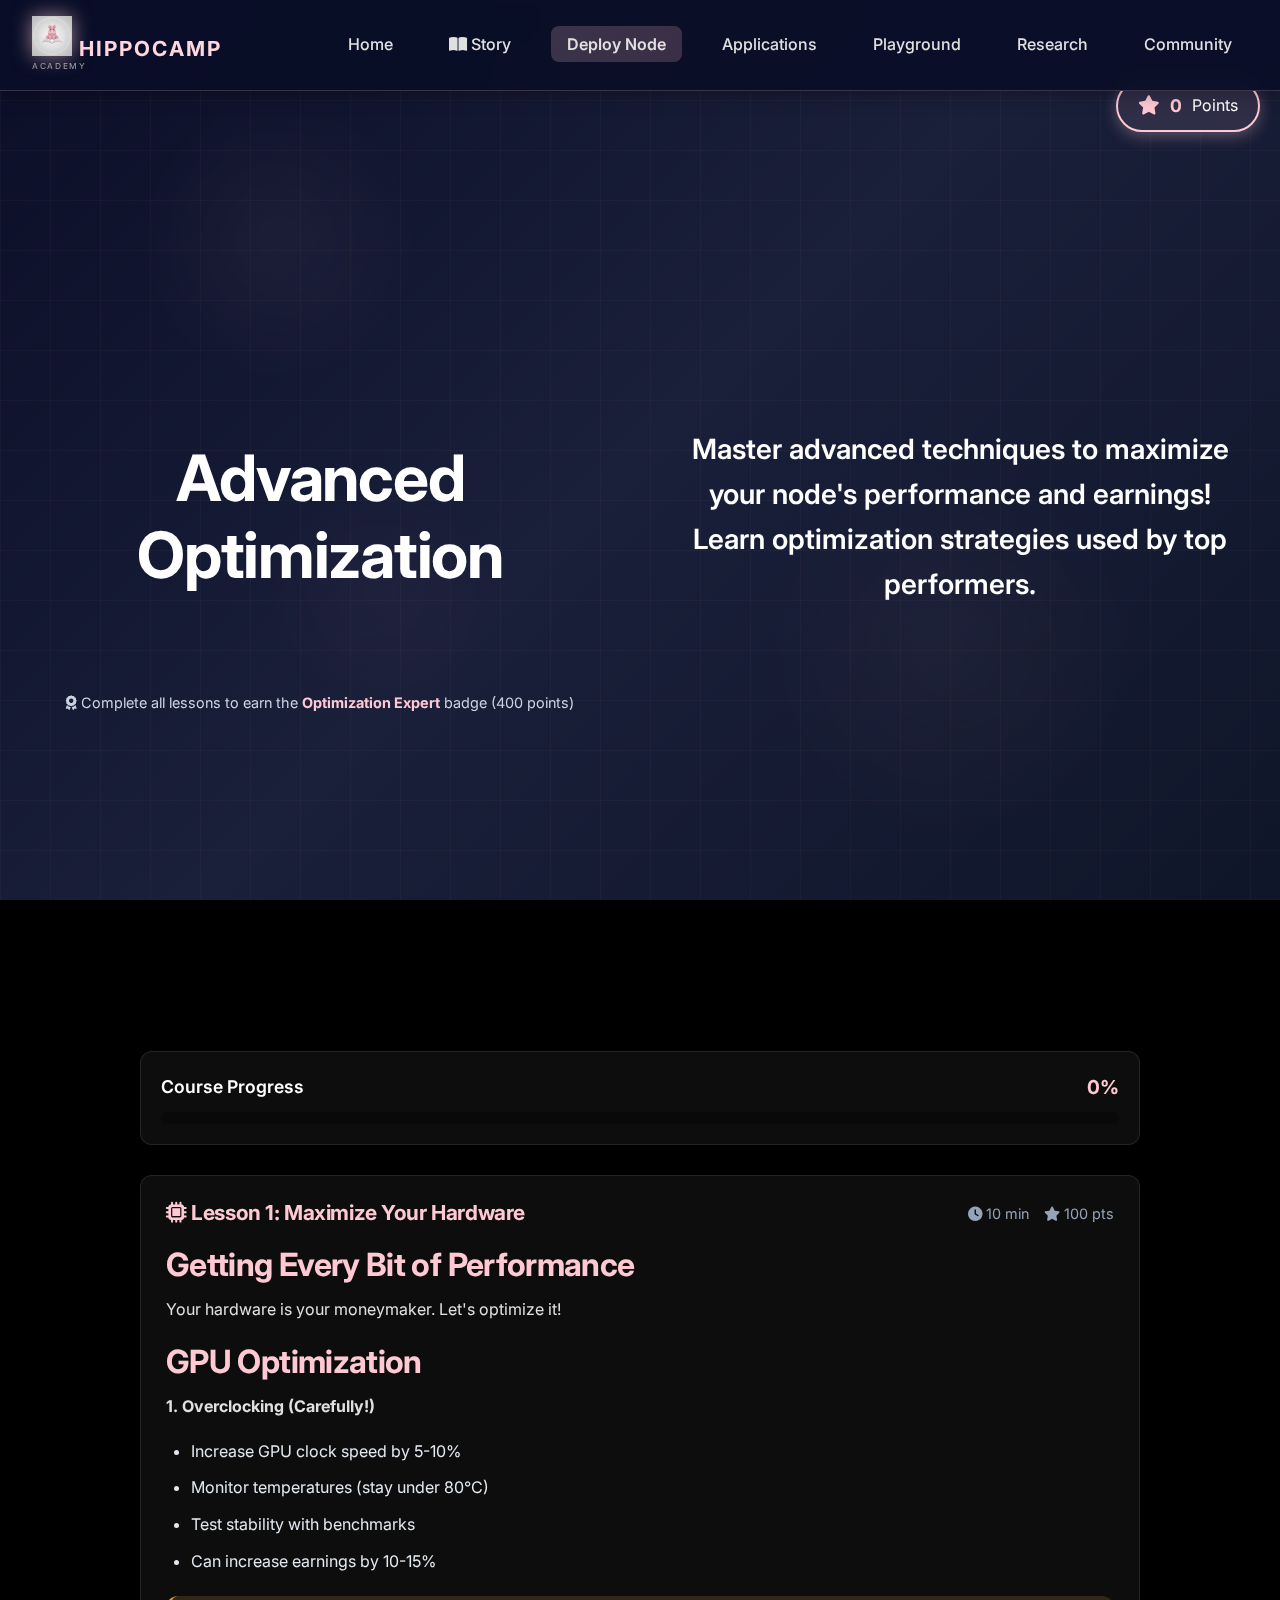
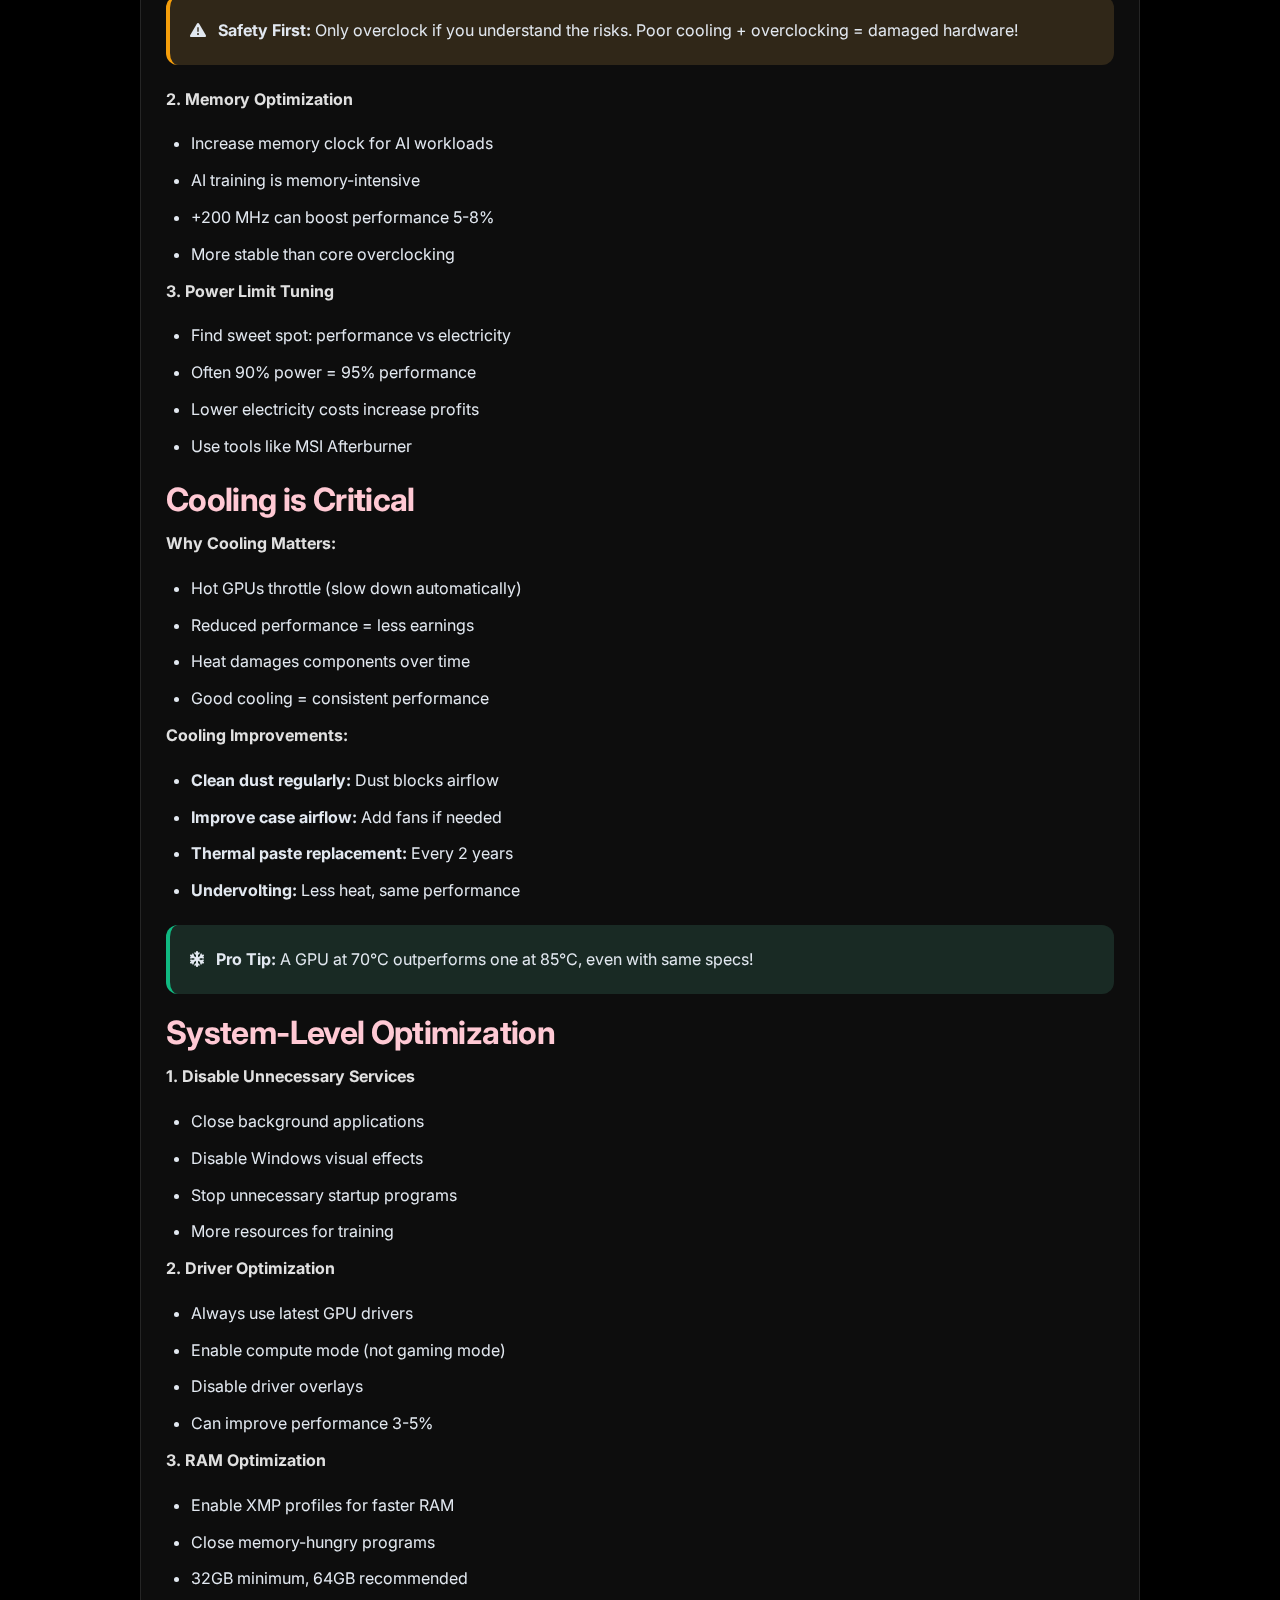
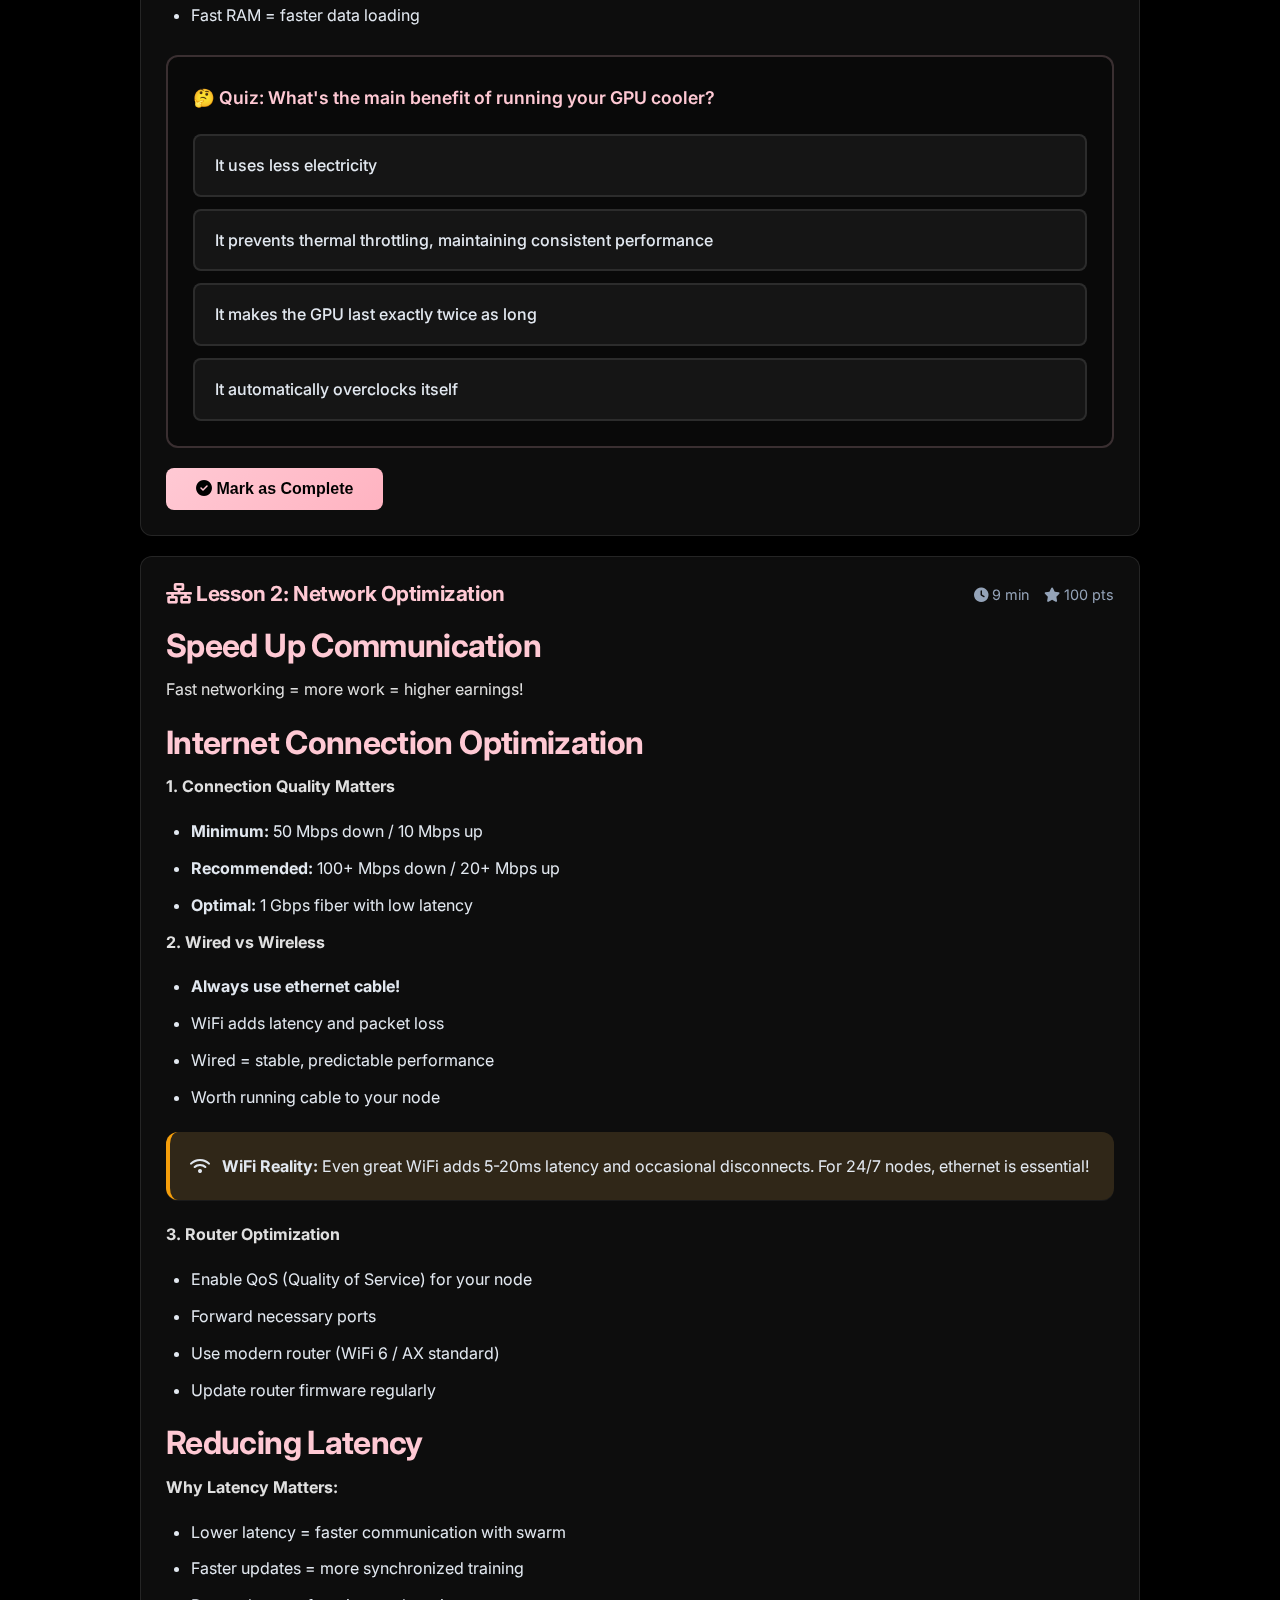
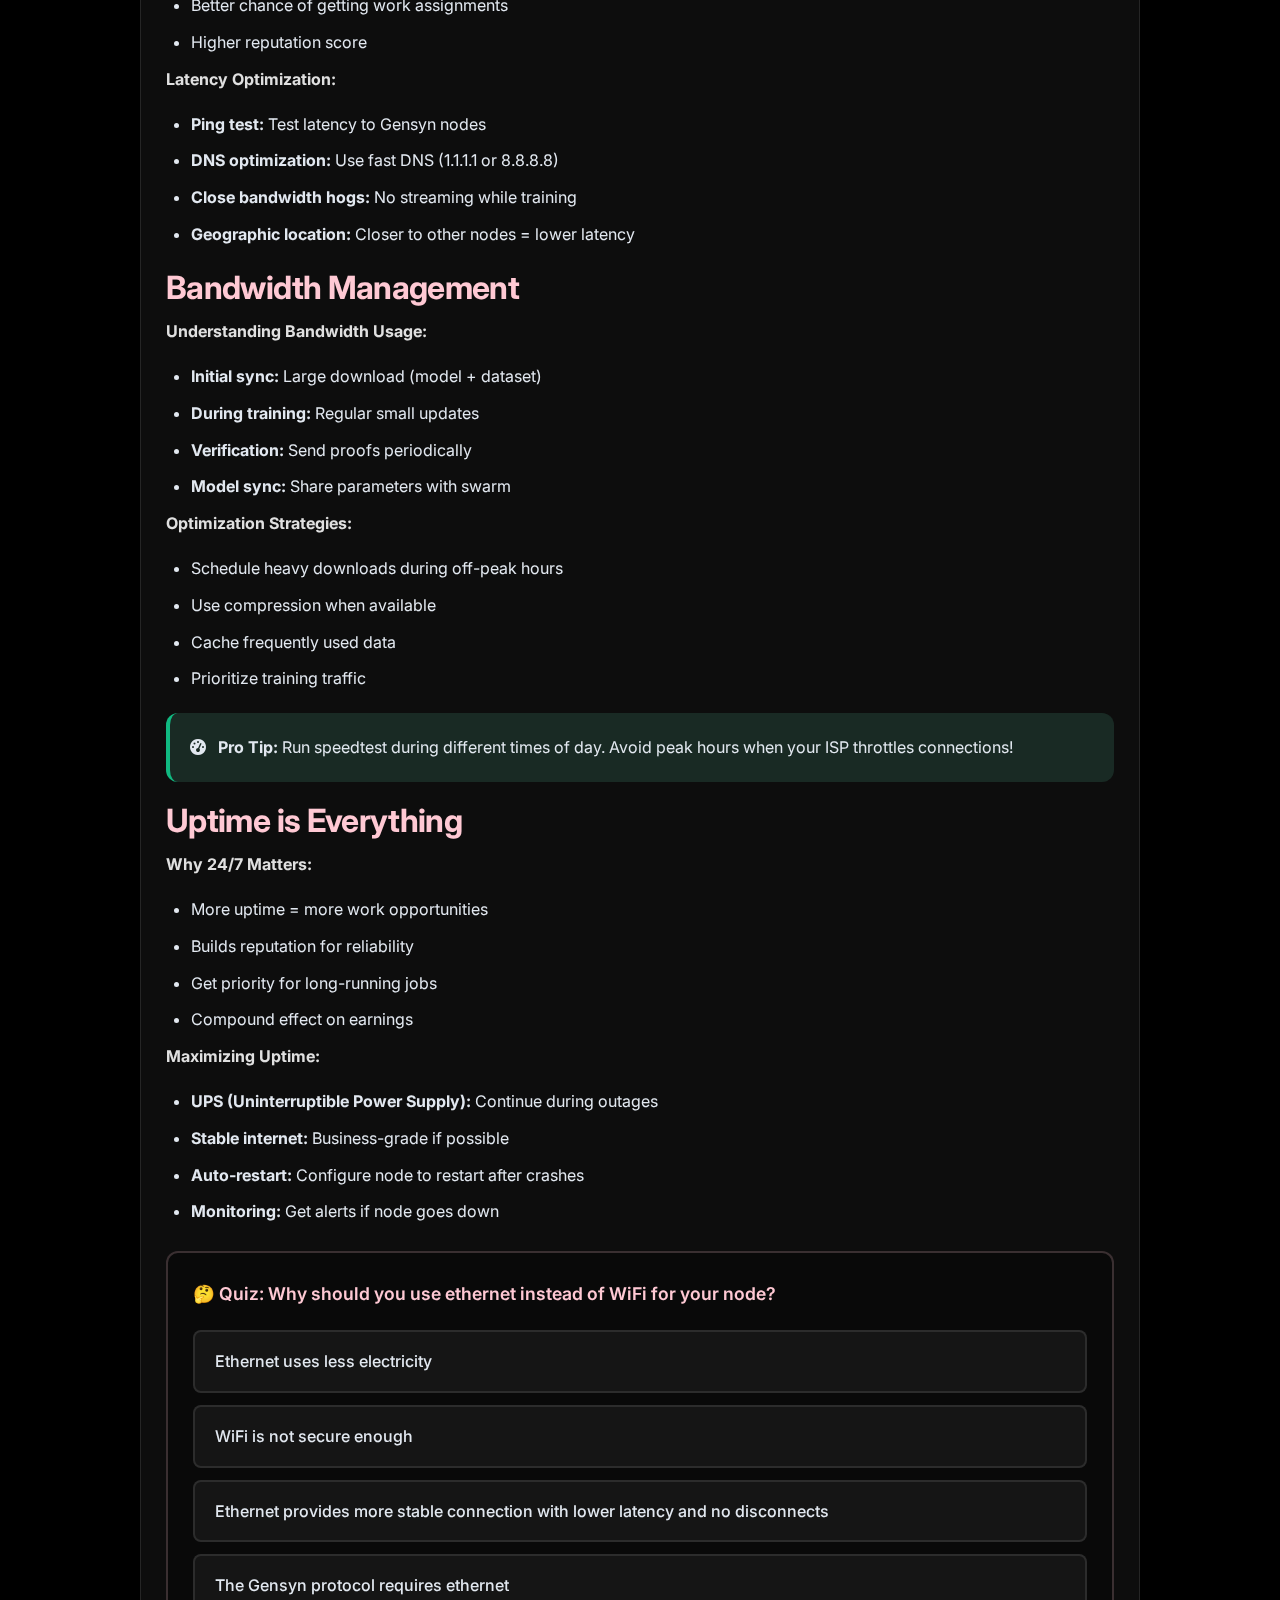
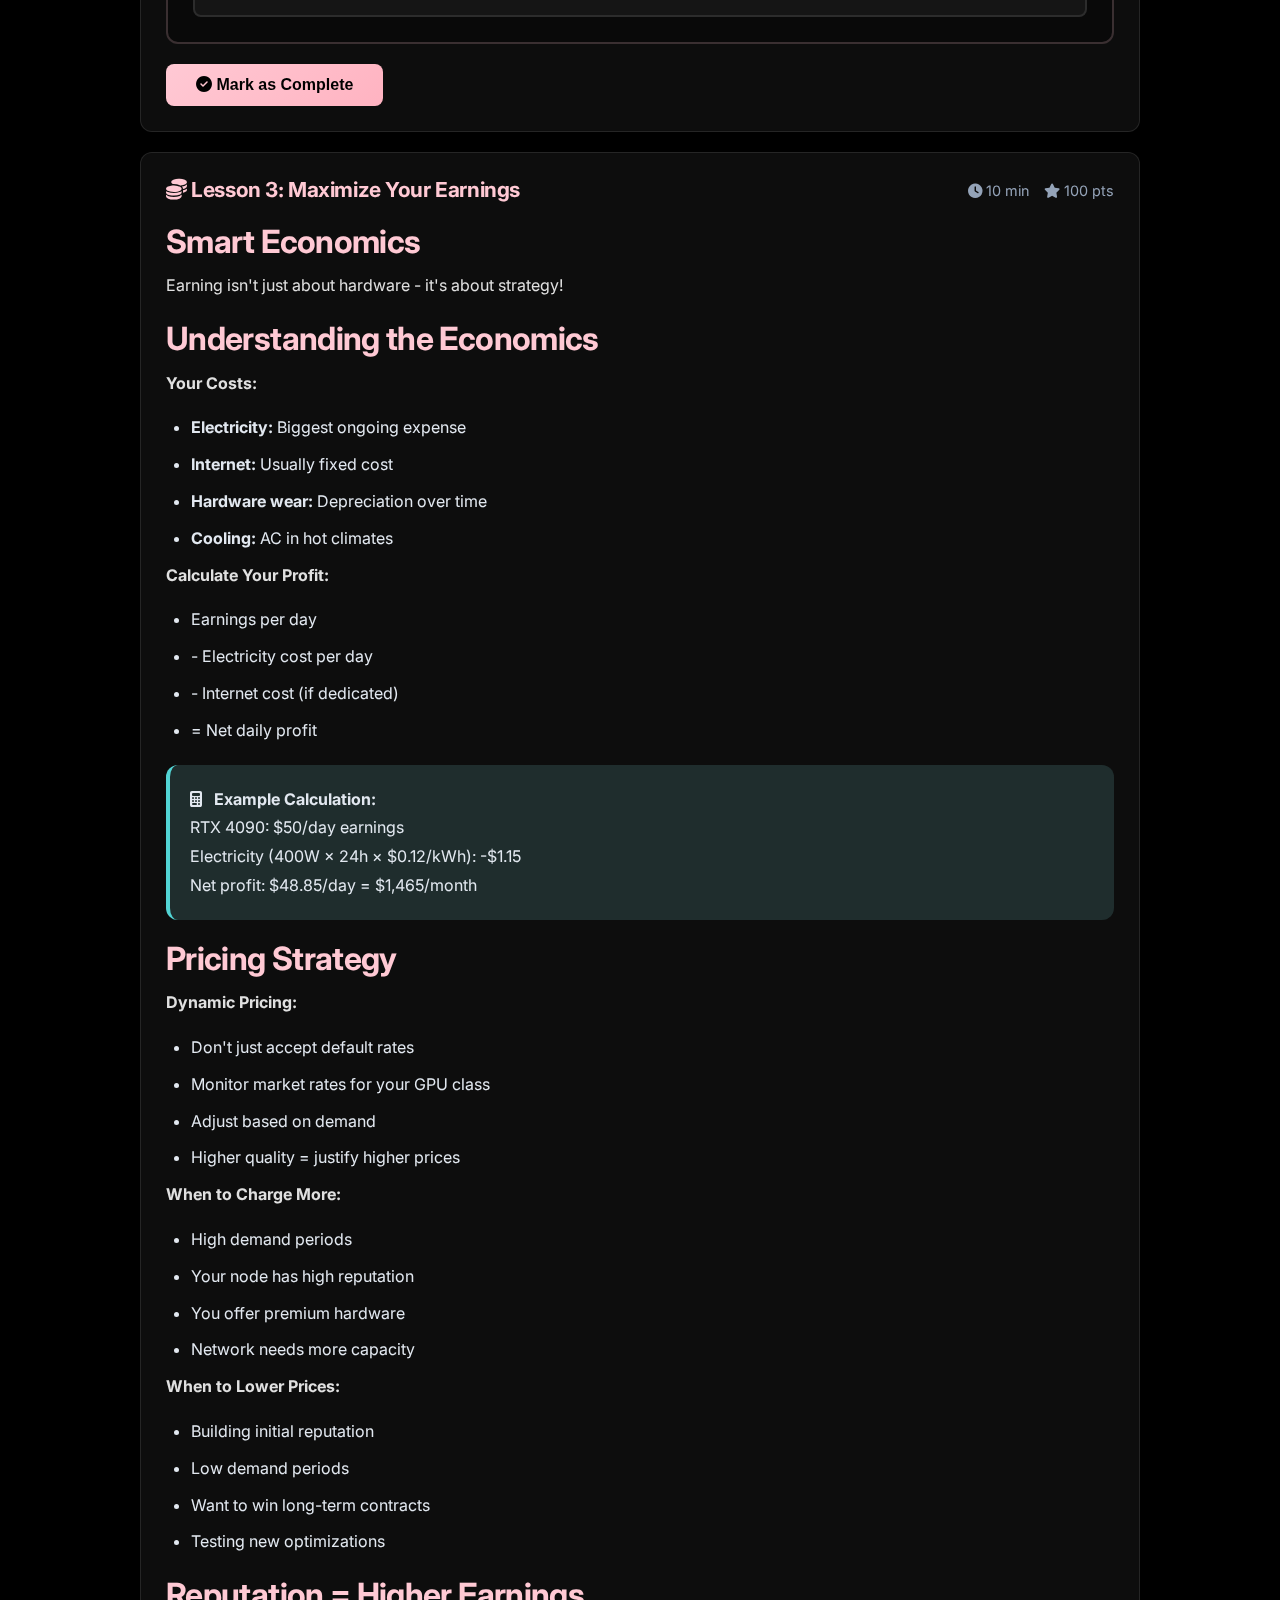
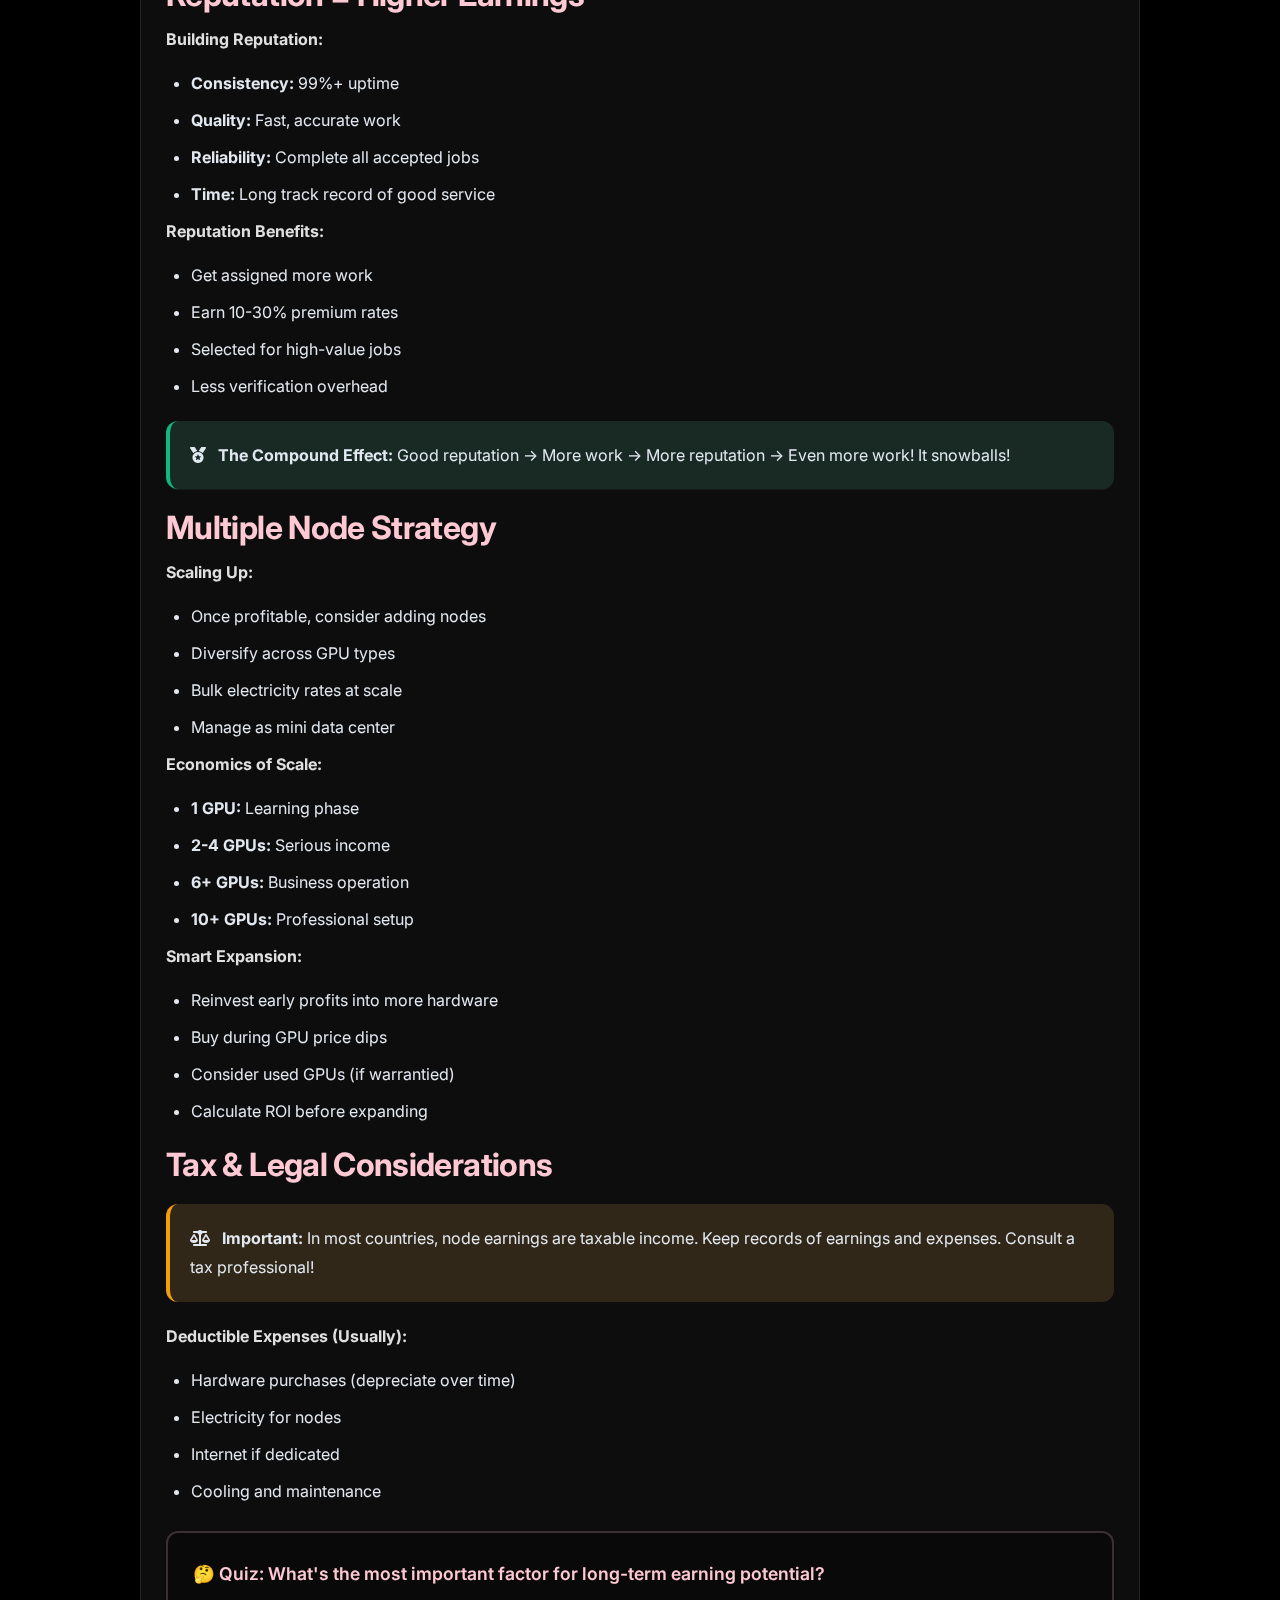
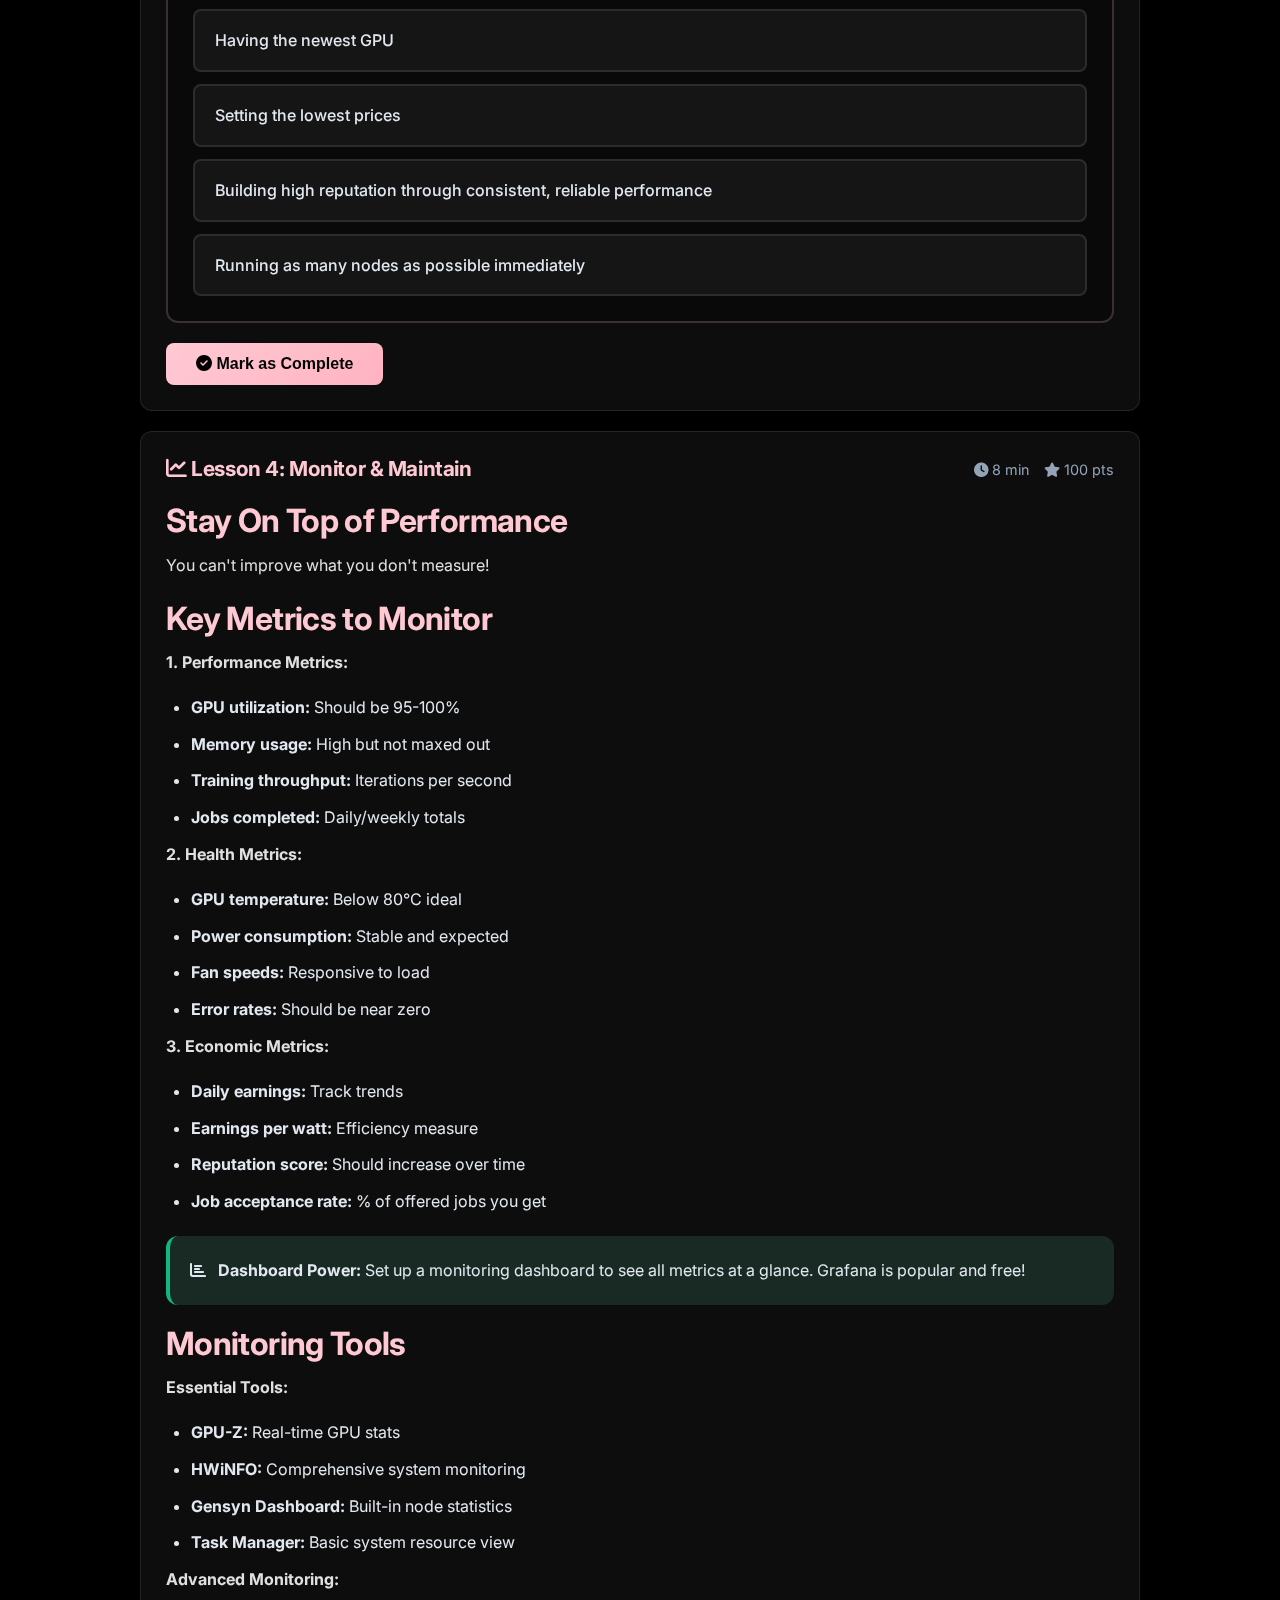
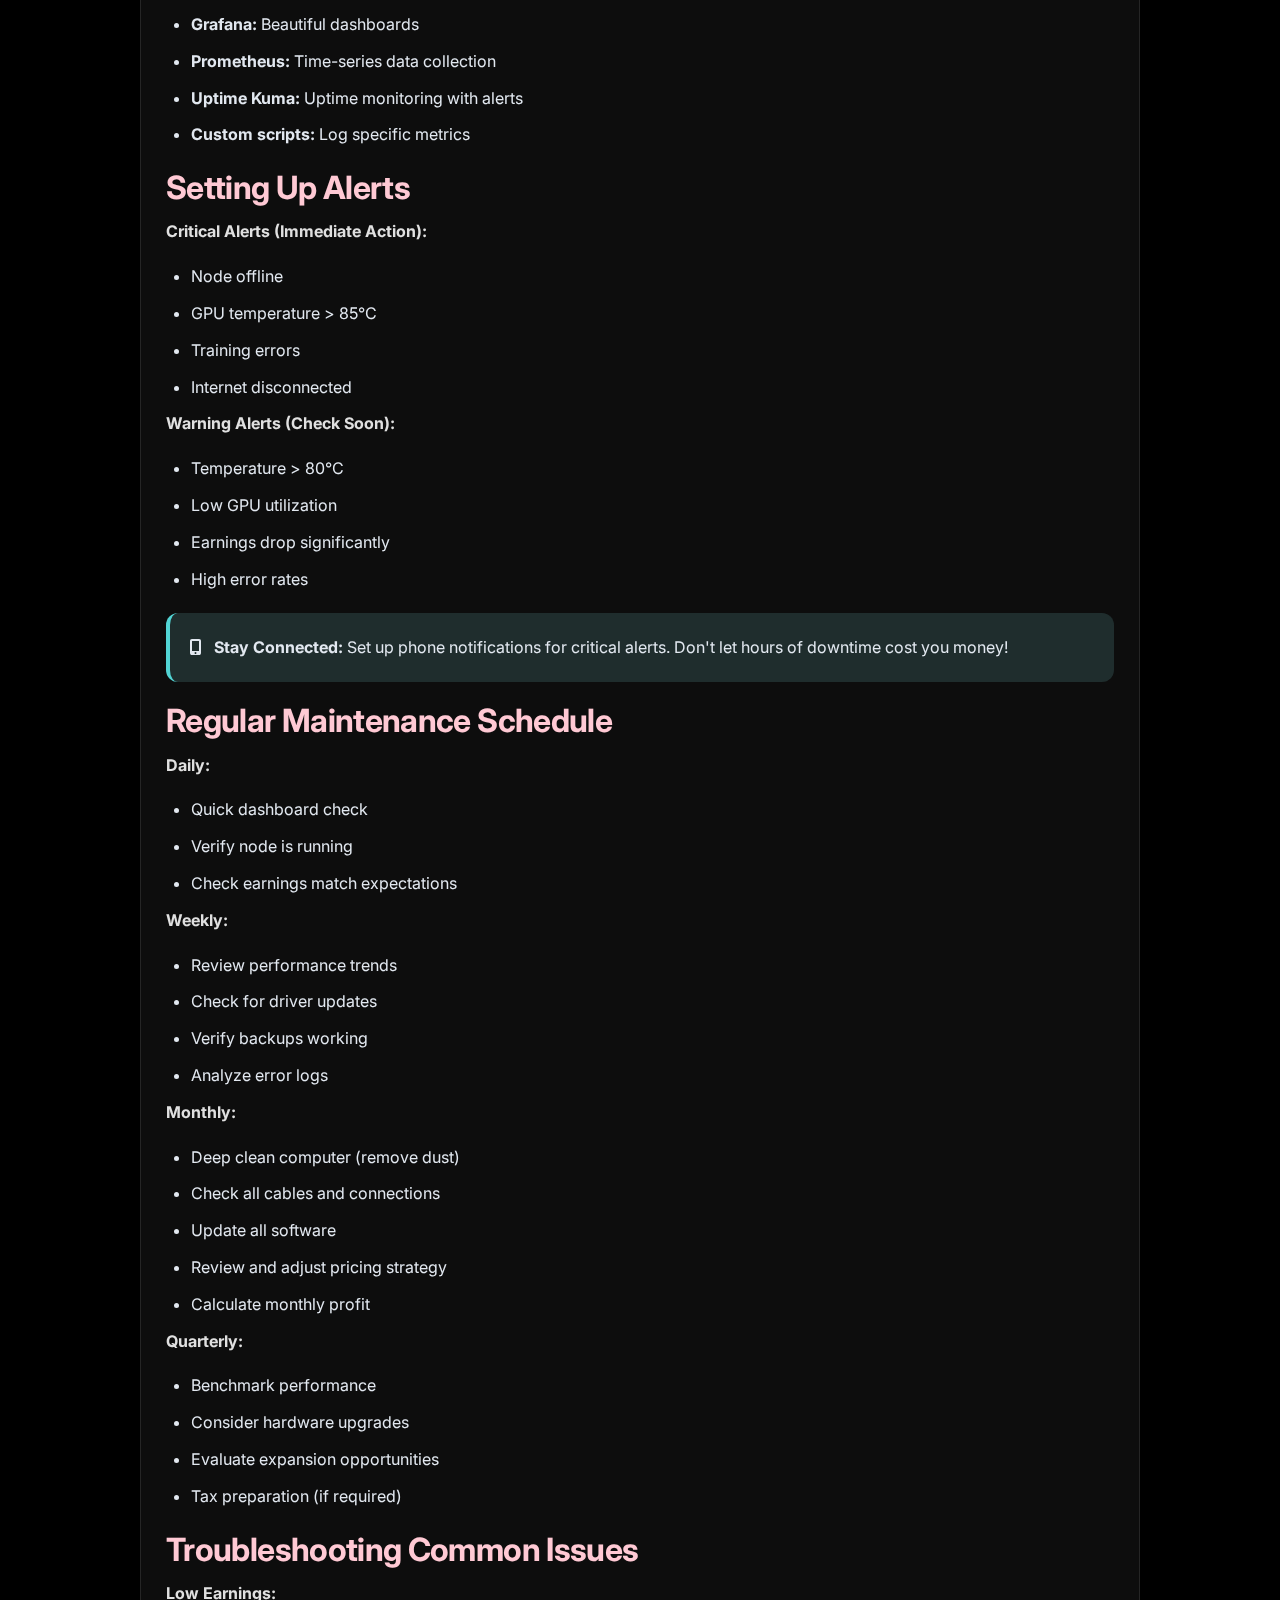
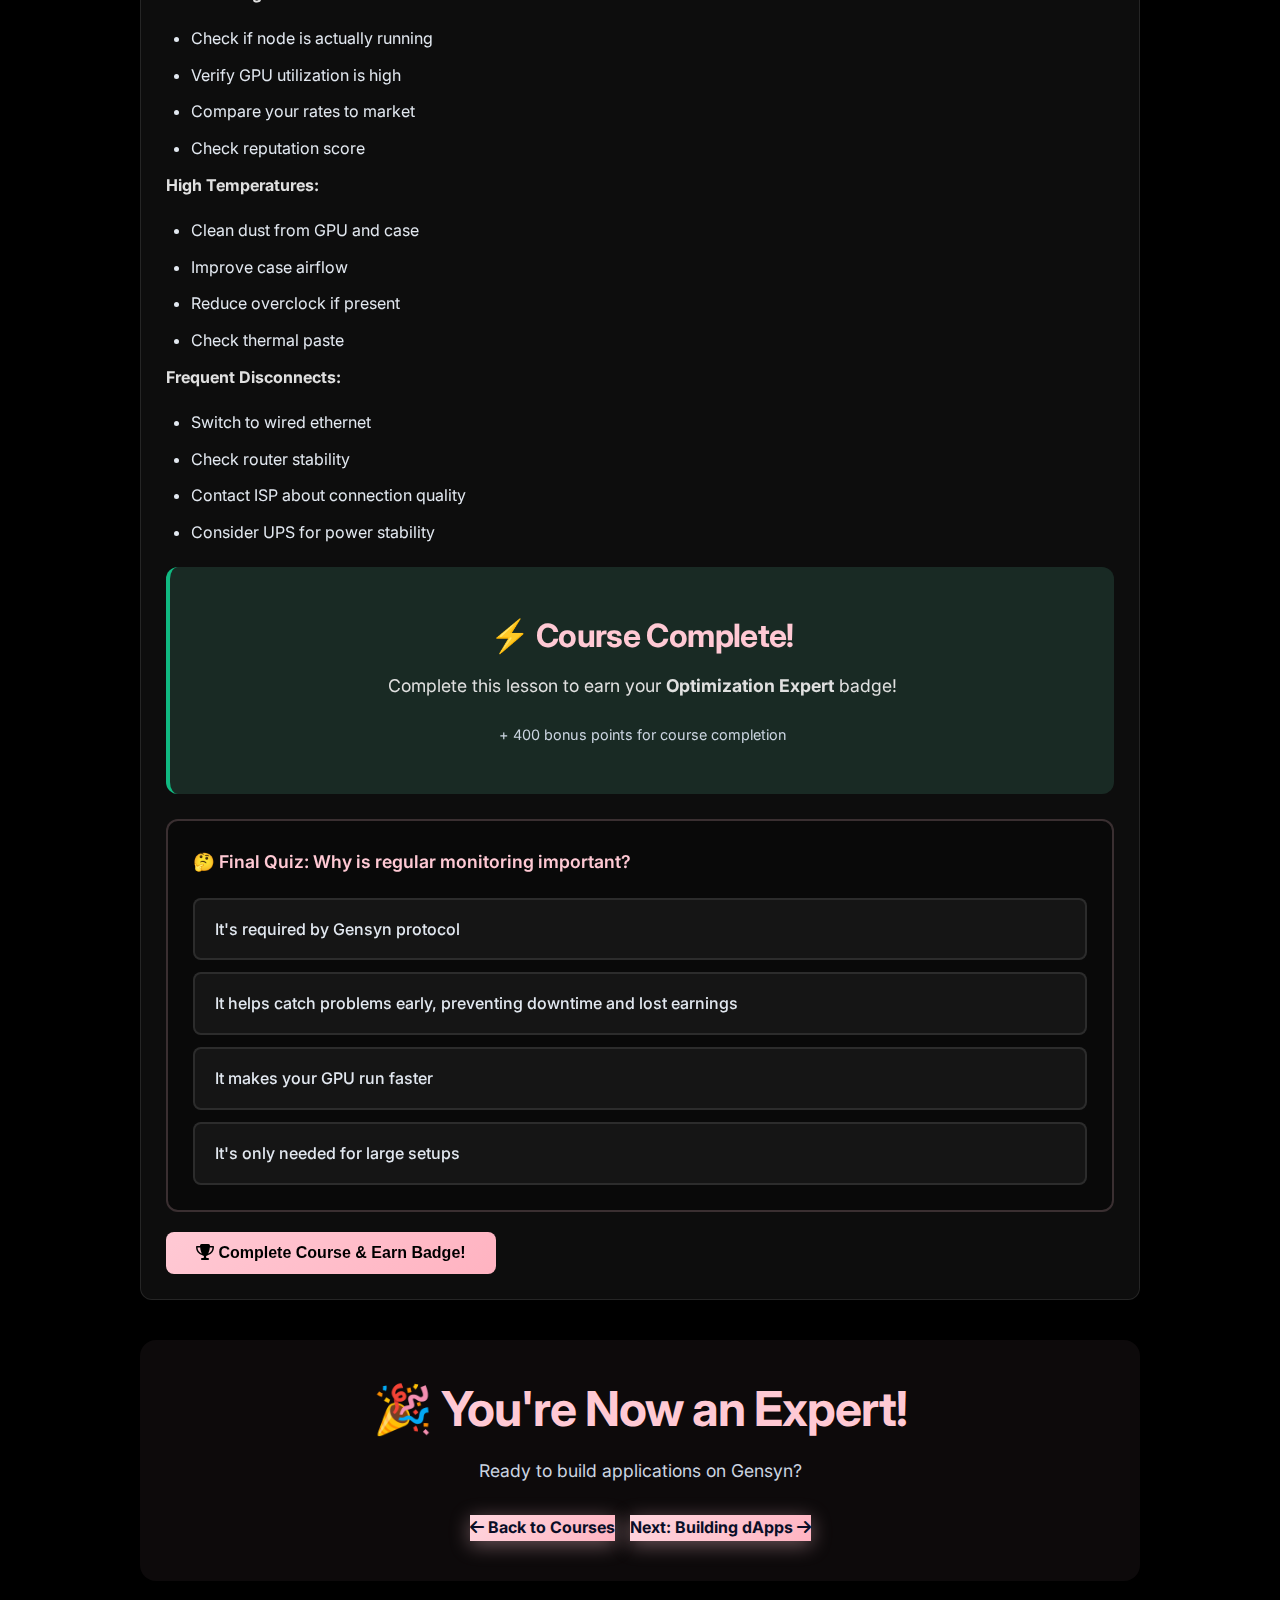
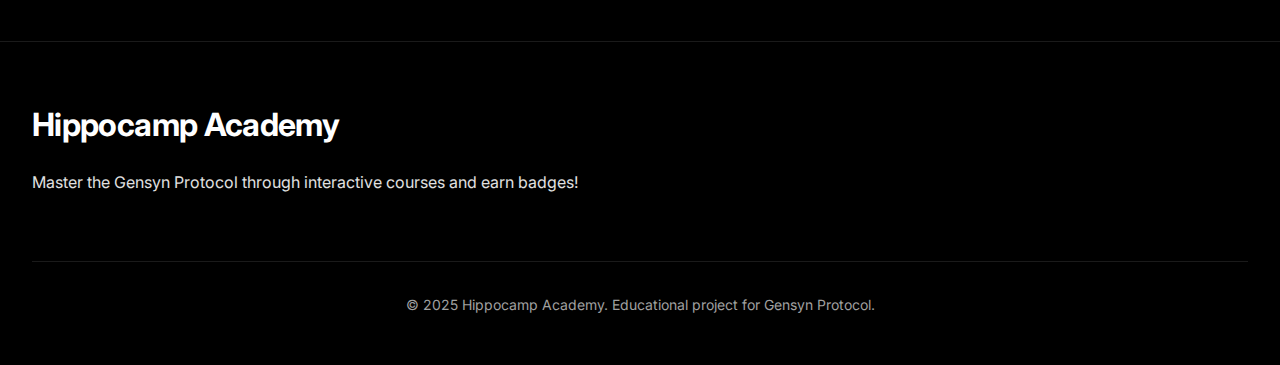
<file: advanced-optimization.html>
<!DOCTYPE html>
<html lang="en">
<head>
    <meta charset="UTF-8">
    <meta name="viewport" content="width=device-width, initial-scale=1.0">
    <title>Advanced Optimization - Hippocamp Academy</title>
    <meta name="theme-color" content="#FFC9D4">
    <link rel="stylesheet" href="styles.css">
    <link rel="stylesheet" href="home-enhanced.css">
    <link rel="stylesheet" href="course-interactive.css">
    <link rel="stylesheet" href="https://cdnjs.cloudflare.com/ajax/libs/font-awesome/6.4.0/css/all.min.css">
    <link href="https://fonts.googleapis.com/css2?family=Inter:wght@400;500;600;700;900&display=swap" rel="stylesheet">
</head>
<body data-course-id="advanced-optimization">
    <!-- Animated Background -->
    <div class="animated-bg" aria-hidden="true">
        <div class="particle"></div>
        <div class="particle"></div>
        <div class="particle"></div>
    </div>

    <!-- Navigation -->
    <nav class="navbar sticky-nav" id="navbar" role="navigation" aria-label="Main navigation">
        <div class="nav-container">
            <div class="logo">
                <a href="index.html" class="logo-link" aria-label="Hippocamp Academy Home">
                    <img src="Hippocamp logo.png" alt="Hippocamp Academy" class="logo-icon">
                    <span>HIPPOCAMP<span class="logo-sub">academy</span></span>
                </a>
            </div>
            <button class="nav-toggle" id="navToggle" aria-label="Toggle navigation menu" aria-expanded="false">
                <span></span>
                <span></span>
                <span></span>
            </button>
            <ul class="nav-links" id="navLinks" role="menubar">
                <li role="none"><a href="index.html#home" class="nav-link" role="menuitem">Home</a></li>
                <li role="none" class="story-menu-item"><a href="#" class="nav-link story-rewatch" role="menuitem" onclick="triggerGensynStory(); return false;"><i class="fas fa-book-open"></i> Story</a></li>
                <li role="none"><a href="index.html#node-setup" class="nav-link nav-highlight" role="menuitem">Deploy Node</a></li>
                <li role="none"><a href="index.html#applications" class="nav-link" role="menuitem">Applications</a></li>
                <li role="none"><a href="code-playground.html" class="nav-link" role="menuitem">Playground</a></li>
                <li role="none"><a href="index.html#research" class="nav-link" role="menuitem">Research</a></li>
                <li role="none"><a href="index.html#community" class="nav-link" role="menuitem">Community</a></li>
            </ul>
        </div>
    </nav>

    <!-- Points Header -->
    <div class="points-header">
        <i class="fas fa-star"></i>
        <span class="points-display">0</span>
        <span>Points</span>
    </div>

    <!-- Hero -->
    <section class="hero" style="padding: 120px 0 60px;">
        <div class="container">
            <div class="hero-content" style="text-align: center;">
                <h1 class="glitch-text" data-text="Advanced Optimization">Advanced Optimization</h1>
                <p class="hero-subtitle" style="max-width: 700px; margin: 0 auto;">
                    Master advanced techniques to maximize your node's performance and earnings! Learn optimization strategies used by top performers.
                </p>
                <div style="margin-top: 20px; font-size: 0.9rem; color: #cbd5e1;">
                    <i class="fas fa-award"></i> Complete all lessons to earn the <strong style="color: var(--primary-color);">Optimization Expert</strong> badge (400 points)
                </div>
            </div>
        </div>
    </section>

    <!-- Content -->
    <section style="padding: 60px 0;">
        <div class="container">
            <div style="max-width: 1000px; margin: 0 auto;">
                
                <!-- Course Progress -->
                <div class="course-progress">
                    <div class="course-progress-header">
                        <span style="font-weight: 600; font-size: 1.1rem;">Course Progress</span>
                        <span class="course-progress-text">0%</span>
                    </div>
                    <div class="course-progress-bar">
                        <div class="course-progress-fill"></div>
                    </div>
                </div>

                <!-- Lesson 1 -->
                <div class="lesson" data-lesson-id="opt-lesson-1" data-lesson-title="Hardware Optimization" data-points="100">
                    <span class="lesson-checkmark"><i class="fas fa-check"></i></span>
                    <div class="lesson-header">
                        <h2 class="lesson-title"><i class="fas fa-microchip"></i> Lesson 1: Maximize Your Hardware</h2>
                        <div class="lesson-meta">
                            <span><i class="fas fa-clock"></i> 10 min</span>
                            <span><i class="fas fa-star"></i> 100 pts</span>
                        </div>
                    </div>
                    <div class="lesson-content">
                        <h3>Getting Every Bit of Performance</h3>
                        <p>Your hardware is your moneymaker. Let's optimize it!</p>

                        <h3>GPU Optimization</h3>
                        
                        <p><strong>1. Overclocking (Carefully!)</strong></p>
                        <ul>
                            <li>Increase GPU clock speed by 5-10%</li>
                            <li>Monitor temperatures (stay under 80°C)</li>
                            <li>Test stability with benchmarks</li>
                            <li>Can increase earnings by 10-15%</li>
                        </ul>

                        <div class="warning-box">
                            <i class="fas fa-exclamation-triangle"></i>
                            <strong>Safety First:</strong> Only overclock if you understand the risks. Poor cooling + overclocking = damaged hardware!
                        </div>

                        <p><strong>2. Memory Optimization</strong></p>
                        <ul>
                            <li>Increase memory clock for AI workloads</li>
                            <li>AI training is memory-intensive</li>
                            <li>+200 MHz can boost performance 5-8%</li>
                            <li>More stable than core overclocking</li>
                        </ul>

                        <p><strong>3. Power Limit Tuning</strong></p>
                        <ul>
                            <li>Find sweet spot: performance vs electricity</li>
                            <li>Often 90% power = 95% performance</li>
                            <li>Lower electricity costs increase profits</li>
                            <li>Use tools like MSI Afterburner</li>
                        </ul>

                        <h3>Cooling is Critical</h3>
                        
                        <p><strong>Why Cooling Matters:</strong></p>
                        <ul>
                            <li>Hot GPUs throttle (slow down automatically)</li>
                            <li>Reduced performance = less earnings</li>
                            <li>Heat damages components over time</li>
                            <li>Good cooling = consistent performance</li>
                        </ul>

                        <p><strong>Cooling Improvements:</strong></p>
                        <ul>
                            <li><strong>Clean dust regularly:</strong> Dust blocks airflow</li>
                            <li><strong>Improve case airflow:</strong> Add fans if needed</li>
                            <li><strong>Thermal paste replacement:</strong> Every 2 years</li>
                            <li><strong>Undervolting:</strong> Less heat, same performance</li>
                        </ul>

                        <div class="success-box">
                            <i class="fas fa-snowflake"></i>
                            <strong>Pro Tip:</strong> A GPU at 70°C outperforms one at 85°C, even with same specs!
                        </div>

                        <h3>System-Level Optimization</h3>

                        <p><strong>1. Disable Unnecessary Services</strong></p>
                        <ul>
                            <li>Close background applications</li>
                            <li>Disable Windows visual effects</li>
                            <li>Stop unnecessary startup programs</li>
                            <li>More resources for training</li>
                        </ul>

                        <p><strong>2. Driver Optimization</strong></p>
                        <ul>
                            <li>Always use latest GPU drivers</li>
                            <li>Enable compute mode (not gaming mode)</li>
                            <li>Disable driver overlays</li>
                            <li>Can improve performance 3-5%</li>
                        </ul>

                        <p><strong>3. RAM Optimization</strong></p>
                        <ul>
                            <li>Enable XMP profiles for faster RAM</li>
                            <li>Close memory-hungry programs</li>
                            <li>32GB minimum, 64GB recommended</li>
                            <li>Fast RAM = faster data loading</li>
                        </ul>

                        <div class="quiz-container" data-question-id="opt-q1">
                            <div class="quiz-question">
                                🤔 Quiz: What's the main benefit of running your GPU cooler?
                            </div>
                            <div class="quiz-options">
                                <div class="quiz-option" data-correct="false">
                                    It uses less electricity
                                </div>
                                <div class="quiz-option" data-correct="true">
                                    It prevents thermal throttling, maintaining consistent performance
                                </div>
                                <div class="quiz-option" data-correct="false">
                                    It makes the GPU last exactly twice as long
                                </div>
                                <div class="quiz-option" data-correct="false">
                                    It automatically overclocks itself
                                </div>
                            </div>
                            <div class="quiz-feedback"></div>
                        </div>

                        <button class="complete-lesson-btn">
                            <i class="fas fa-check-circle"></i> Mark as Complete
                        </button>
                    </div>
                </div>

                <!-- Lesson 2 -->
                <div class="lesson" data-lesson-id="opt-lesson-2" data-lesson-title="Network & Communication" data-points="100">
                    <span class="lesson-checkmark"><i class="fas fa-check"></i></span>
                    <div class="lesson-header">
                        <h2 class="lesson-title"><i class="fas fa-network-wired"></i> Lesson 2: Network Optimization</h2>
                        <div class="lesson-meta">
                            <span><i class="fas fa-clock"></i> 9 min</span>
                            <span><i class="fas fa-star"></i> 100 pts</span>
                        </div>
                    </div>
                    <div class="lesson-content">
                        <h3>Speed Up Communication</h3>
                        <p>Fast networking = more work = higher earnings!</p>

                        <h3>Internet Connection Optimization</h3>

                        <p><strong>1. Connection Quality Matters</strong></p>
                        <ul>
                            <li><strong>Minimum:</strong> 50 Mbps down / 10 Mbps up</li>
                            <li><strong>Recommended:</strong> 100+ Mbps down / 20+ Mbps up</li>
                            <li><strong>Optimal:</strong> 1 Gbps fiber with low latency</li>
                        </ul>

                        <p><strong>2. Wired vs Wireless</strong></p>
                        <ul>
                            <li><strong>Always use ethernet cable!</strong></li>
                            <li>WiFi adds latency and packet loss</li>
                            <li>Wired = stable, predictable performance</li>
                            <li>Worth running cable to your node</li>
                        </ul>

                        <div class="warning-box">
                            <i class="fas fa-wifi"></i>
                            <strong>WiFi Reality:</strong> Even great WiFi adds 5-20ms latency and occasional disconnects. For 24/7 nodes, ethernet is essential!
                        </div>

                        <p><strong>3. Router Optimization</strong></p>
                        <ul>
                            <li>Enable QoS (Quality of Service) for your node</li>
                            <li>Forward necessary ports</li>
                            <li>Use modern router (WiFi 6 / AX standard)</li>
                            <li>Update router firmware regularly</li>
                        </ul>

                        <h3>Reducing Latency</h3>

                        <p><strong>Why Latency Matters:</strong></p>
                        <ul>
                            <li>Lower latency = faster communication with swarm</li>
                            <li>Faster updates = more synchronized training</li>
                            <li>Better chance of getting work assignments</li>
                            <li>Higher reputation score</li>
                        </ul>

                        <p><strong>Latency Optimization:</strong></p>
                        <ul>
                            <li><strong>Ping test:</strong> Test latency to Gensyn nodes</li>
                            <li><strong>DNS optimization:</strong> Use fast DNS (1.1.1.1 or 8.8.8.8)</li>
                            <li><strong>Close bandwidth hogs:</strong> No streaming while training</li>
                            <li><strong>Geographic location:</strong> Closer to other nodes = lower latency</li>
                        </ul>

                        <h3>Bandwidth Management</h3>

                        <p><strong>Understanding Bandwidth Usage:</strong></p>
                        <ul>
                            <li><strong>Initial sync:</strong> Large download (model + dataset)</li>
                            <li><strong>During training:</strong> Regular small updates</li>
                            <li><strong>Verification:</strong> Send proofs periodically</li>
                            <li><strong>Model sync:</strong> Share parameters with swarm</li>
                        </ul>

                        <p><strong>Optimization Strategies:</strong></p>
                        <ul>
                            <li>Schedule heavy downloads during off-peak hours</li>
                            <li>Use compression when available</li>
                            <li>Cache frequently used data</li>
                            <li>Prioritize training traffic</li>
                        </ul>

                        <div class="success-box">
                            <i class="fas fa-tachometer-alt"></i>
                            <strong>Pro Tip:</strong> Run speedtest during different times of day. Avoid peak hours when your ISP throttles connections!
                        </div>

                        <h3>Uptime is Everything</h3>

                        <p><strong>Why 24/7 Matters:</strong></p>
                        <ul>
                            <li>More uptime = more work opportunities</li>
                            <li>Builds reputation for reliability</li>
                            <li>Get priority for long-running jobs</li>
                            <li>Compound effect on earnings</li>
                        </ul>

                        <p><strong>Maximizing Uptime:</strong></p>
                        <ul>
                            <li><strong>UPS (Uninterruptible Power Supply):</strong> Continue during outages</li>
                            <li><strong>Stable internet:</strong> Business-grade if possible</li>
                            <li><strong>Auto-restart:</strong> Configure node to restart after crashes</li>
                            <li><strong>Monitoring:</strong> Get alerts if node goes down</li>
                        </ul>

                        <div class="quiz-container" data-question-id="opt-q2">
                            <div class="quiz-question">
                                🤔 Quiz: Why should you use ethernet instead of WiFi for your node?
                            </div>
                            <div class="quiz-options">
                                <div class="quiz-option" data-correct="false">
                                    Ethernet uses less electricity
                                </div>
                                <div class="quiz-option" data-correct="false">
                                    WiFi is not secure enough
                                </div>
                                <div class="quiz-option" data-correct="true">
                                    Ethernet provides more stable connection with lower latency and no disconnects
                                </div>
                                <div class="quiz-option" data-correct="false">
                                    The Gensyn protocol requires ethernet
                                </div>
                            </div>
                            <div class="quiz-feedback"></div>
                        </div>

                        <button class="complete-lesson-btn">
                            <i class="fas fa-check-circle"></i> Mark as Complete
                        </button>
                    </div>
                </div>

                <!-- Lesson 3 -->
                <div class="lesson" data-lesson-id="opt-lesson-3" data-lesson-title="Earning Strategies" data-points="100">
                    <span class="lesson-checkmark"><i class="fas fa-check"></i></span>
                    <div class="lesson-header">
                        <h2 class="lesson-title"><i class="fas fa-coins"></i> Lesson 3: Maximize Your Earnings</h2>
                        <div class="lesson-meta">
                            <span><i class="fas fa-clock"></i> 10 min</span>
                            <span><i class="fas fa-star"></i> 100 pts</span>
                        </div>
                    </div>
                    <div class="lesson-content">
                        <h3>Smart Economics</h3>
                        <p>Earning isn't just about hardware - it's about strategy!</p>

                        <h3>Understanding the Economics</h3>

                        <p><strong>Your Costs:</strong></p>
                        <ul>
                            <li><strong>Electricity:</strong> Biggest ongoing expense</li>
                            <li><strong>Internet:</strong> Usually fixed cost</li>
                            <li><strong>Hardware wear:</strong> Depreciation over time</li>
                            <li><strong>Cooling:</strong> AC in hot climates</li>
                        </ul>

                        <p><strong>Calculate Your Profit:</strong></p>
                        <ul>
                            <li>Earnings per day</li>
                            <li>- Electricity cost per day</li>
                            <li>- Internet cost (if dedicated)</li>
                            <li>= Net daily profit</li>
                        </ul>

                        <div class="info-box">
                            <i class="fas fa-calculator"></i>
                            <strong>Example Calculation:</strong><br>
                            RTX 4090: $50/day earnings<br>
                            Electricity (400W × 24h × $0.12/kWh): -$1.15<br>
                            Net profit: $48.85/day = $1,465/month
                        </div>

                        <h3>Pricing Strategy</h3>

                        <p><strong>Dynamic Pricing:</strong></p>
                        <ul>
                            <li>Don't just accept default rates</li>
                            <li>Monitor market rates for your GPU class</li>
                            <li>Adjust based on demand</li>
                            <li>Higher quality = justify higher prices</li>
                        </ul>

                        <p><strong>When to Charge More:</strong></p>
                        <ul>
                            <li>High demand periods</li>
                            <li>Your node has high reputation</li>
                            <li>You offer premium hardware</li>
                            <li>Network needs more capacity</li>
                        </ul>

                        <p><strong>When to Lower Prices:</strong></p>
                        <ul>
                            <li>Building initial reputation</li>
                            <li>Low demand periods</li>
                            <li>Want to win long-term contracts</li>
                            <li>Testing new optimizations</li>
                        </ul>

                        <h3>Reputation = Higher Earnings</h3>

                        <p><strong>Building Reputation:</strong></p>
                        <ul>
                            <li><strong>Consistency:</strong> 99%+ uptime</li>
                            <li><strong>Quality:</strong> Fast, accurate work</li>
                            <li><strong>Reliability:</strong> Complete all accepted jobs</li>
                            <li><strong>Time:</strong> Long track record of good service</li>
                        </ul>

                        <p><strong>Reputation Benefits:</strong></p>
                        <ul>
                            <li>Get assigned more work</li>
                            <li>Earn 10-30% premium rates</li>
                            <li>Selected for high-value jobs</li>
                            <li>Less verification overhead</li>
                        </ul>

                        <div class="success-box">
                            <i class="fas fa-medal"></i>
                            <strong>The Compound Effect:</strong> Good reputation → More work → More reputation → Even more work! It snowballs!
                        </div>

                        <h3>Multiple Node Strategy</h3>

                        <p><strong>Scaling Up:</strong></p>
                        <ul>
                            <li>Once profitable, consider adding nodes</li>
                            <li>Diversify across GPU types</li>
                            <li>Bulk electricity rates at scale</li>
                            <li>Manage as mini data center</li>
                        </ul>

                        <p><strong>Economics of Scale:</strong></p>
                        <ul>
                            <li><strong>1 GPU:</strong> Learning phase</li>
                            <li><strong>2-4 GPUs:</strong> Serious income</li>
                            <li><strong>6+ GPUs:</strong> Business operation</li>
                            <li><strong>10+ GPUs:</strong> Professional setup</li>
                        </ul>

                        <p><strong>Smart Expansion:</strong></p>
                        <ul>
                            <li>Reinvest early profits into more hardware</li>
                            <li>Buy during GPU price dips</li>
                            <li>Consider used GPUs (if warrantied)</li>
                            <li>Calculate ROI before expanding</li>
                        </ul>

                        <h3>Tax & Legal Considerations</h3>

                        <div class="warning-box">
                            <i class="fas fa-balance-scale"></i>
                            <strong>Important:</strong> In most countries, node earnings are taxable income. Keep records of earnings and expenses. Consult a tax professional!
                        </div>

                        <p><strong>Deductible Expenses (Usually):</strong></p>
                        <ul>
                            <li>Hardware purchases (depreciate over time)</li>
                            <li>Electricity for nodes</li>
                            <li>Internet if dedicated</li>
                            <li>Cooling and maintenance</li>
                        </ul>

                        <div class="quiz-container" data-question-id="opt-q3">
                            <div class="quiz-question">
                                🤔 Quiz: What's the most important factor for long-term earning potential?
                            </div>
                            <div class="quiz-options">
                                <div class="quiz-option" data-correct="false">
                                    Having the newest GPU
                                </div>
                                <div class="quiz-option" data-correct="false">
                                    Setting the lowest prices
                                </div>
                                <div class="quiz-option" data-correct="true">
                                    Building high reputation through consistent, reliable performance
                                </div>
                                <div class="quiz-option" data-correct="false">
                                    Running as many nodes as possible immediately
                                </div>
                            </div>
                            <div class="quiz-feedback"></div>
                        </div>

                        <button class="complete-lesson-btn">
                            <i class="fas fa-check-circle"></i> Mark as Complete
                        </button>
                    </div>
                </div>

                <!-- Lesson 4 -->
                <div class="lesson" data-lesson-id="opt-lesson-4" data-lesson-title="Monitoring & Maintenance" data-points="100">
                    <span class="lesson-checkmark"><i class="fas fa-check"></i></span>
                    <div class="lesson-header">
                        <h2 class="lesson-title"><i class="fas fa-chart-line"></i> Lesson 4: Monitor & Maintain</h2>
                        <div class="lesson-meta">
                            <span><i class="fas fa-clock"></i> 8 min</span>
                            <span><i class="fas fa-star"></i> 100 pts</span>
                        </div>
                    </div>
                    <div class="lesson-content">
                        <h3>Stay On Top of Performance</h3>
                        <p>You can't improve what you don't measure!</p>

                        <h3>Key Metrics to Monitor</h3>

                        <p><strong>1. Performance Metrics:</strong></p>
                        <ul>
                            <li><strong>GPU utilization:</strong> Should be 95-100%</li>
                            <li><strong>Memory usage:</strong> High but not maxed out</li>
                            <li><strong>Training throughput:</strong> Iterations per second</li>
                            <li><strong>Jobs completed:</strong> Daily/weekly totals</li>
                        </ul>

                        <p><strong>2. Health Metrics:</strong></p>
                        <ul>
                            <li><strong>GPU temperature:</strong> Below 80°C ideal</li>
                            <li><strong>Power consumption:</strong> Stable and expected</li>
                            <li><strong>Fan speeds:</strong> Responsive to load</li>
                            <li><strong>Error rates:</strong> Should be near zero</li>
                        </ul>

                        <p><strong>3. Economic Metrics:</strong></p>
                        <ul>
                            <li><strong>Daily earnings:</strong> Track trends</li>
                            <li><strong>Earnings per watt:</strong> Efficiency measure</li>
                            <li><strong>Reputation score:</strong> Should increase over time</li>
                            <li><strong>Job acceptance rate:</strong> % of offered jobs you get</li>
                        </ul>

                        <div class="success-box">
                            <i class="fas fa-chart-bar"></i>
                            <strong>Dashboard Power:</strong> Set up a monitoring dashboard to see all metrics at a glance. Grafana is popular and free!
                        </div>

                        <h3>Monitoring Tools</h3>

                        <p><strong>Essential Tools:</strong></p>
                        <ul>
                            <li><strong>GPU-Z:</strong> Real-time GPU stats</li>
                            <li><strong>HWiNFO:</strong> Comprehensive system monitoring</li>
                            <li><strong>Gensyn Dashboard:</strong> Built-in node statistics</li>
                            <li><strong>Task Manager:</strong> Basic system resource view</li>
                        </ul>

                        <p><strong>Advanced Monitoring:</strong></p>
                        <ul>
                            <li><strong>Grafana:</strong> Beautiful dashboards</li>
                            <li><strong>Prometheus:</strong> Time-series data collection</li>
                            <li><strong>Uptime Kuma:</strong> Uptime monitoring with alerts</li>
                            <li><strong>Custom scripts:</strong> Log specific metrics</li>
                        </ul>

                        <h3>Setting Up Alerts</h3>

                        <p><strong>Critical Alerts (Immediate Action):</strong></p>
                        <ul>
                            <li>Node offline</li>
                            <li>GPU temperature > 85°C</li>
                            <li>Training errors</li>
                            <li>Internet disconnected</li>
                        </ul>

                        <p><strong>Warning Alerts (Check Soon):</strong></p>
                        <ul>
                            <li>Temperature > 80°C</li>
                            <li>Low GPU utilization</li>
                            <li>Earnings drop significantly</li>
                            <li>High error rates</li>
                        </ul>

                        <div class="info-box">
                            <i class="fas fa-mobile-alt"></i>
                            <strong>Stay Connected:</strong> Set up phone notifications for critical alerts. Don't let hours of downtime cost you money!
                        </div>

                        <h3>Regular Maintenance Schedule</h3>

                        <p><strong>Daily:</strong></p>
                        <ul>
                            <li>Quick dashboard check</li>
                            <li>Verify node is running</li>
                            <li>Check earnings match expectations</li>
                        </ul>

                        <p><strong>Weekly:</strong></p>
                        <ul>
                            <li>Review performance trends</li>
                            <li>Check for driver updates</li>
                            <li>Verify backups working</li>
                            <li>Analyze error logs</li>
                        </ul>

                        <p><strong>Monthly:</strong></p>
                        <ul>
                            <li>Deep clean computer (remove dust)</li>
                            <li>Check all cables and connections</li>
                            <li>Update all software</li>
                            <li>Review and adjust pricing strategy</li>
                            <li>Calculate monthly profit</li>
                        </ul>

                        <p><strong>Quarterly:</strong></p>
                        <ul>
                            <li>Benchmark performance</li>
                            <li>Consider hardware upgrades</li>
                            <li>Evaluate expansion opportunities</li>
                            <li>Tax preparation (if required)</li>
                        </ul>

                        <h3>Troubleshooting Common Issues</h3>

                        <p><strong>Low Earnings:</strong></p>
                        <ul>
                            <li>Check if node is actually running</li>
                            <li>Verify GPU utilization is high</li>
                            <li>Compare your rates to market</li>
                            <li>Check reputation score</li>
                        </ul>

                        <p><strong>High Temperatures:</strong></p>
                        <ul>
                            <li>Clean dust from GPU and case</li>
                            <li>Improve case airflow</li>
                            <li>Reduce overclock if present</li>
                            <li>Check thermal paste</li>
                        </ul>

                        <p><strong>Frequent Disconnects:</strong></p>
                        <ul>
                            <li>Switch to wired ethernet</li>
                            <li>Check router stability</li>
                            <li>Contact ISP about connection quality</li>
                            <li>Consider UPS for power stability</li>
                        </ul>

                        <div class="success-box" style="text-align: center; padding: 30px;">
                            <h3 style="color: var(--primary-color); margin-bottom: 15px;">⚡ Course Complete!</h3>
                            <p style="font-size: 1.1rem; margin-bottom: 20px;">Complete this lesson to earn your <strong>Optimization Expert</strong> badge!</p>
                            <p style="font-size: 0.9rem; color: #cbd5e1;">+ 400 bonus points for course completion</p>
                        </div>

                        <div class="quiz-container" data-question-id="opt-q4">
                            <div class="quiz-question">
                                🤔 Final Quiz: Why is regular monitoring important?
                            </div>
                            <div class="quiz-options">
                                <div class="quiz-option" data-correct="false">
                                    It's required by Gensyn protocol
                                </div>
                                <div class="quiz-option" data-correct="true">
                                    It helps catch problems early, preventing downtime and lost earnings
                                </div>
                                <div class="quiz-option" data-correct="false">
                                    It makes your GPU run faster
                                </div>
                                <div class="quiz-option" data-correct="false">
                                    It's only needed for large setups
                                </div>
                            </div>
                            <div class="quiz-feedback"></div>
                        </div>

                        <button class="complete-lesson-btn">
                            <i class="fas fa-trophy"></i> Complete Course & Earn Badge!
                        </button>
                    </div>
                </div>

                <!-- Course Complete -->
                <div style="text-align: center; padding: 40px 20px; margin-top: 40px; background: rgba(255, 201, 212, 0.05); border-radius: 16px;">
                    <h2 style="color: var(--primary-color); margin-bottom: 20px;">🎉 You're Now an Expert!</h2>
                    <p style="font-size: 1.1rem; margin-bottom: 30px; color: #cbd5e1;">Ready to build applications on Gensyn?</p>
                    <div style="display: flex; gap: 15px; justify-content: center; flex-wrap: wrap;">
                        <a href="index.html#courses" class="btn-primary" style="text-decoration: none;">
                            <i class="fas fa-arrow-left"></i> Back to Courses
                        </a>
                        <a href="building-dapps.html" class="btn-primary" style="text-decoration: none;">
                            Next: Building dApps <i class="fas fa-arrow-right"></i>
                        </a>
                    </div>
                </div>

            </div>
        </div>
    </section>

    <!-- Footer -->
    <footer class="footer">
        <div class="container">
            <div class="footer-content">
                <div class="footer-section">
                    <h3>Hippocamp Academy</h3>
                    <p>Master the Gensyn Protocol through interactive courses and earn badges!</p>
                </div>
            </div>
            <div class="footer-bottom">
                <p>&copy; 2025 Hippocamp Academy. Educational project for Gensyn Protocol.</p>
            </div>
        </div>
    </footer>

    <script src="course-system.js"></script>
    <script src="social-share.js"></script>
    <script src="script.js"></script>
</body>
</html>
</file>
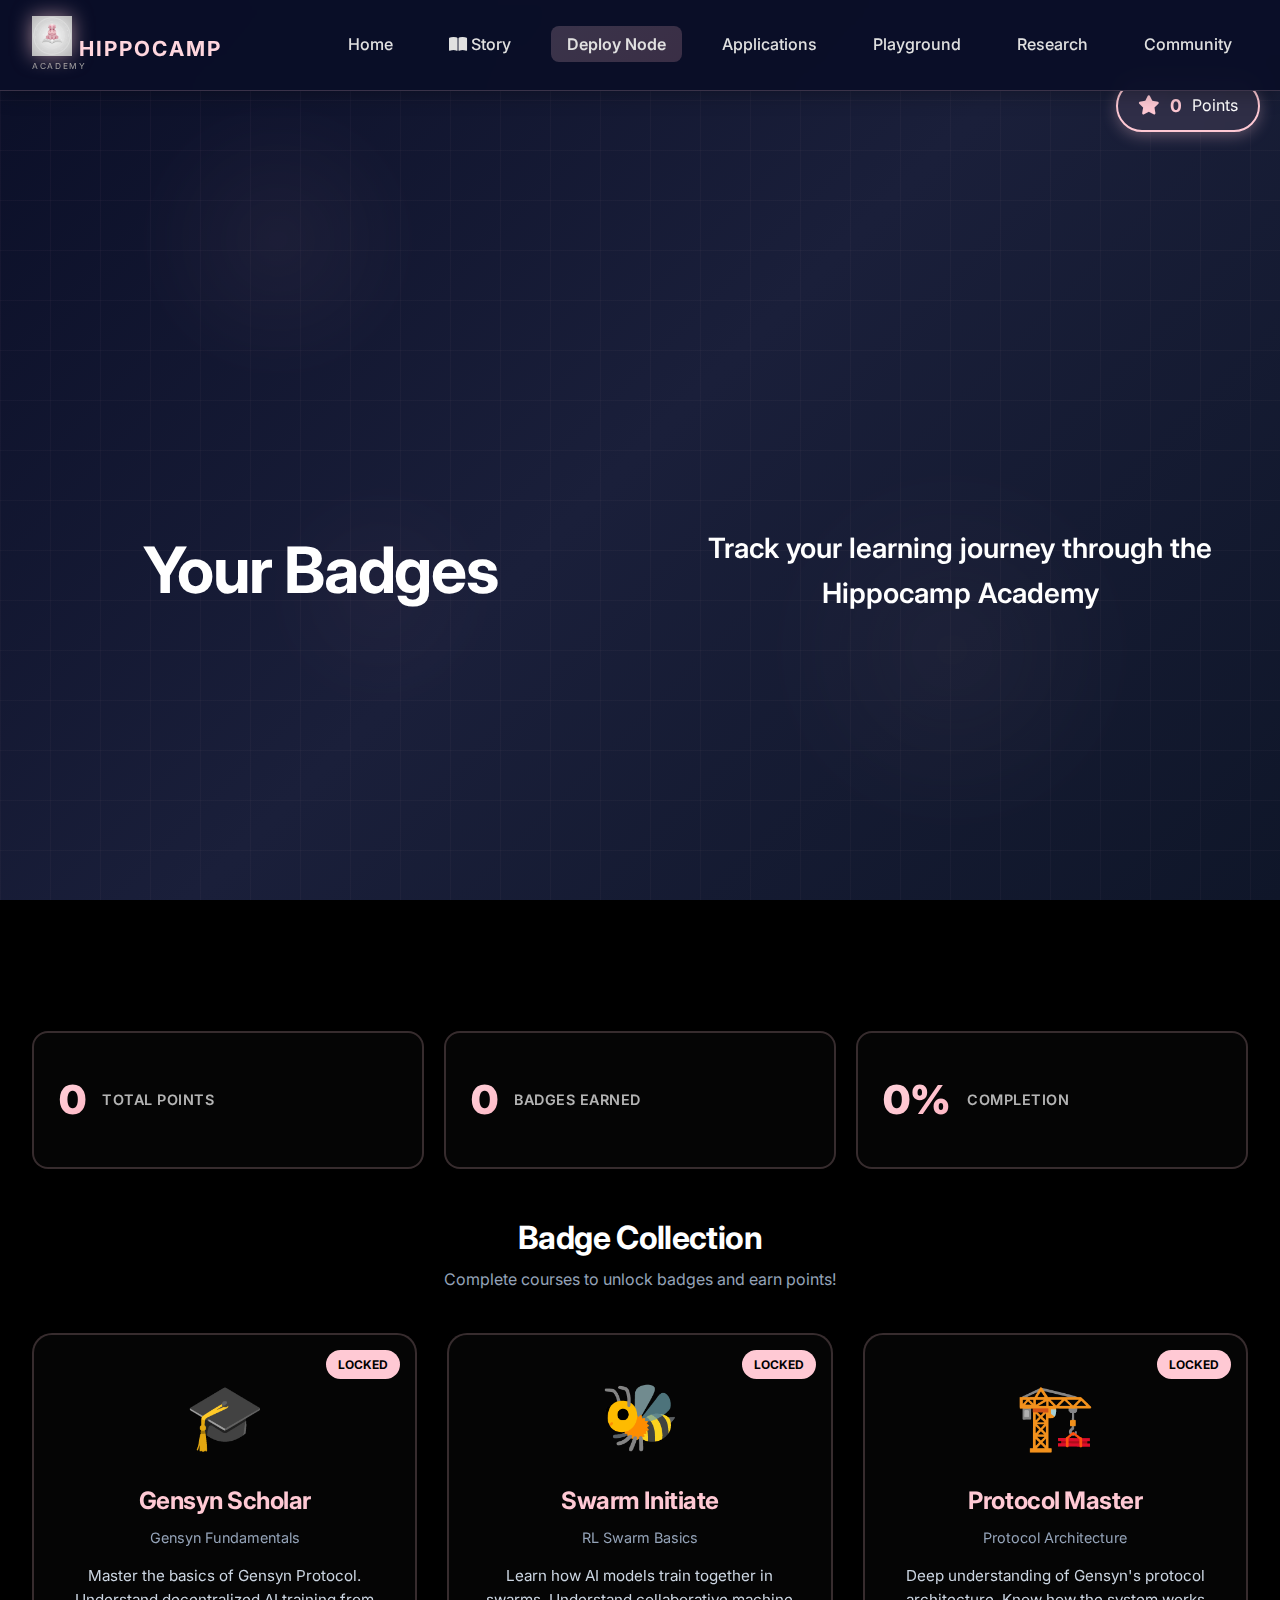
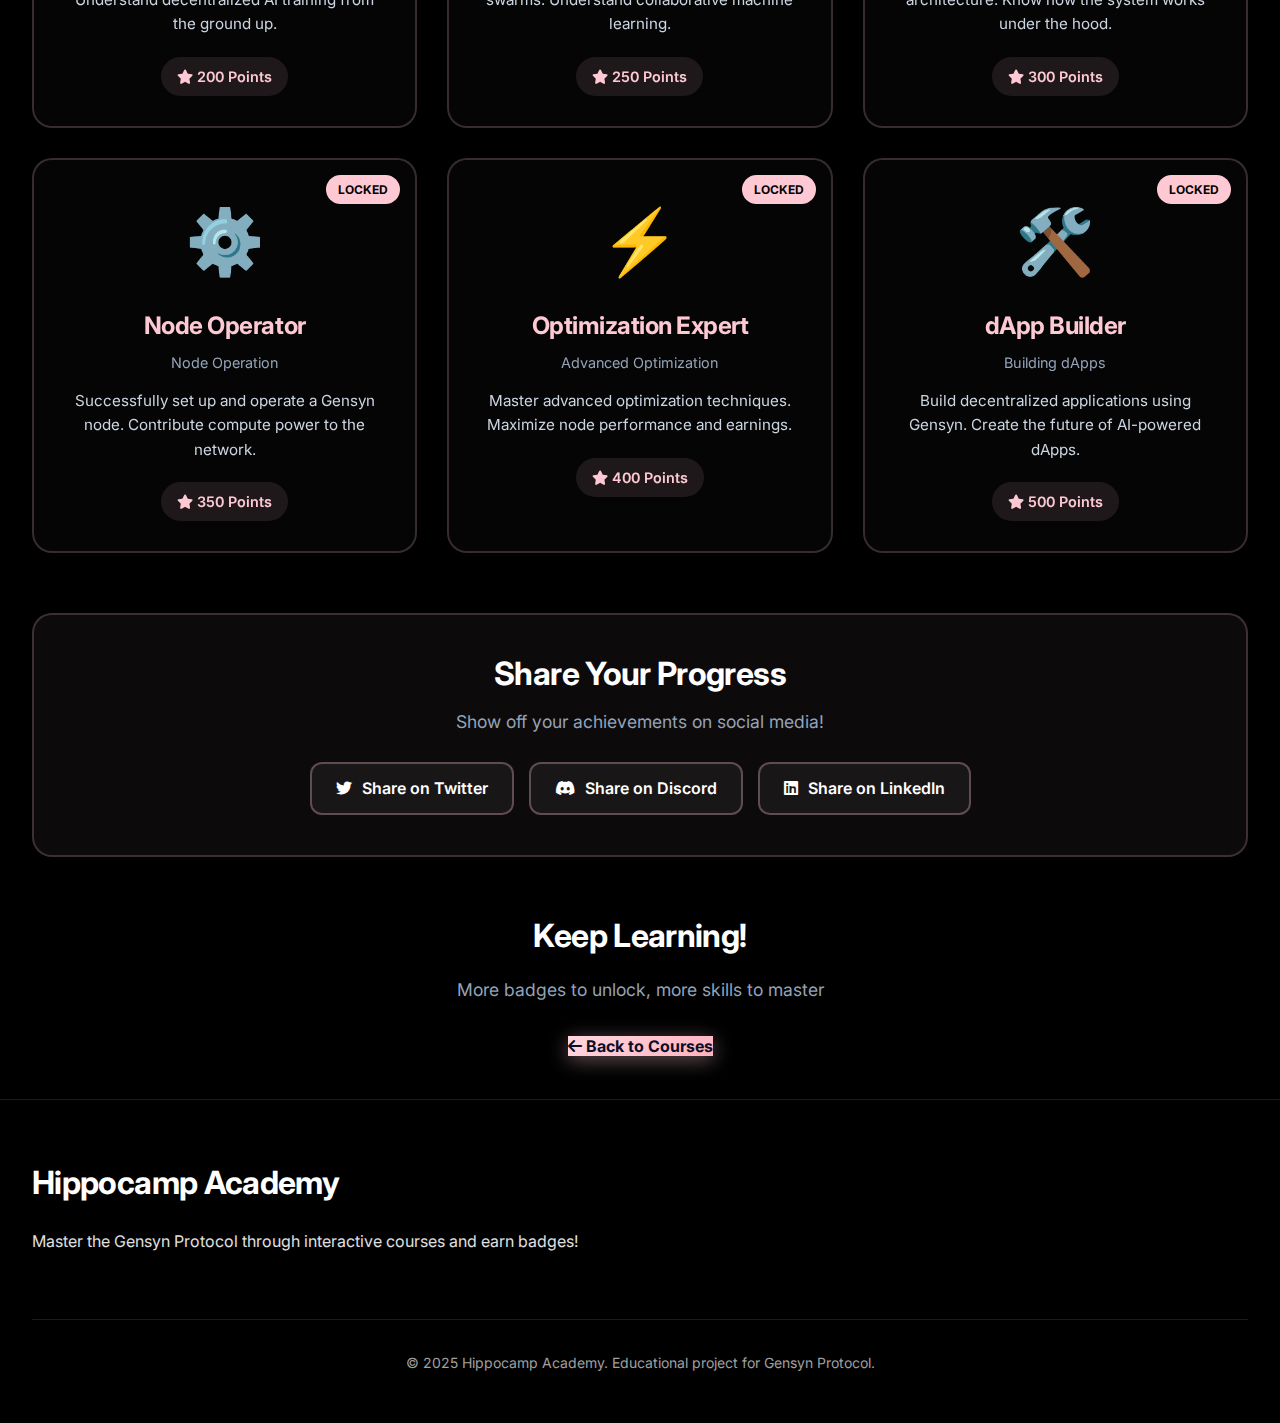
<file: badges.html>
<!DOCTYPE html>
<html lang="en">
<head>
    <meta charset="UTF-8">
    <meta name="viewport" content="width=device-width, initial-scale=1.0">
    <title>Your Badges - Hippocamp Academy</title>
    <meta name="theme-color" content="#FFC9D4">
    <link rel="stylesheet" href="styles.css">
    <link rel="stylesheet" href="home-enhanced.css">
    <link rel="stylesheet" href="course-interactive.css">
    <link rel="stylesheet" href="https://cdnjs.cloudflare.com/ajax/libs/font-awesome/6.4.0/css/all.min.css">
    <link href="https://fonts.googleapis.com/css2?family=Inter:wght@400;500;600;700;900&display=swap" rel="stylesheet">
    <style>
        .badges-container {
            display: grid;
            grid-template-columns: repeat(auto-fill, minmax(300px, 1fr));
            gap: 30px;
            margin-top: 40px;
        }

        .badge-card {
            background: rgba(255, 255, 255, 0.02);
            border: 2px solid rgba(255, 201, 212, 0.2);
            border-radius: 20px;
            padding: 30px;
            text-align: center;
            transition: all 0.3s ease;
            position: relative;
            overflow: hidden;
        }

        .badge-card.earned {
            border-color: var(--primary-color);
            background: rgba(255, 201, 212, 0.05);
        }

        .badge-card.locked {
            opacity: 0.5;
        }

        .badge-card:hover {
            transform: translateY(-5px);
            box-shadow: 0 10px 30px rgba(255, 201, 212, 0.2);
        }

        .badge-icon {
            font-size: 4rem;
            margin-bottom: 20px;
            display: block;
        }

        .badge-card.earned .badge-icon {
            animation: badgePulse 2s ease-in-out infinite;
        }

        @keyframes badgePulse {
            0%, 100% { transform: scale(1); }
            50% { transform: scale(1.1); }
        }

        .badge-card.locked .badge-icon {
            filter: grayscale(100%);
            opacity: 0.3;
        }

        .badge-name {
            font-size: 1.5rem;
            font-weight: 700;
            color: var(--primary-color);
            margin-bottom: 10px;
        }

        .badge-course {
            font-size: 0.9rem;
            color: #94a3b8;
            margin-bottom: 15px;
        }

        .badge-description {
            font-size: 0.95rem;
            color: #cbd5e1;
            margin-bottom: 20px;
            line-height: 1.6;
        }

        .badge-points {
            display: inline-block;
            background: rgba(255, 201, 212, 0.1);
            color: var(--primary-color);
            padding: 8px 16px;
            border-radius: 20px;
            font-weight: 600;
            font-size: 0.9rem;
        }

        .badge-status {
            position: absolute;
            top: 15px;
            right: 15px;
            background: var(--primary-color);
            color: #000;
            padding: 5px 12px;
            border-radius: 20px;
            font-size: 0.75rem;
            font-weight: 700;
            text-transform: uppercase;
        }

        .badge-card.locked .badge-status {
            background: rgba(255, 255, 255, 0.1);
            color: #64748b;
        }

        .stats-grid {
            display: grid;
            grid-template-columns: repeat(auto-fit, minmax(200px, 1fr));
            gap: 20px;
            margin-bottom: 50px;
        }

        .stat-card {
            background: rgba(255, 255, 255, 0.02);
            border: 2px solid rgba(255, 201, 212, 0.2);
            border-radius: 16px;
            padding: 25px;
            text-align: center;
        }

        .stat-value {
            font-size: 2.5rem;
            font-weight: 900;
            color: var(--primary-color);
            display: block;
            margin-bottom: 10px;
        }

        .stat-label {
            font-size: 1rem;
            color: #94a3b8;
            text-transform: uppercase;
            letter-spacing: 1px;
            font-weight: 600;
        }

        .progress-ring {
            width: 150px;
            height: 150px;
            margin: 0 auto 20px;
        }

        .progress-ring-circle {
            transition: stroke-dashoffset 0.5s ease;
            transform: rotate(-90deg);
            transform-origin: 50% 50%;
        }

        .share-section {
            margin-top: 60px;
            text-align: center;
            padding: 40px;
            background: rgba(255, 201, 212, 0.05);
            border-radius: 20px;
            border: 2px solid rgba(255, 201, 212, 0.2);
        }

        .share-buttons {
            display: flex;
            gap: 15px;
            justify-content: center;
            flex-wrap: wrap;
            margin-top: 25px;
        }

        .share-btn {
            padding: 12px 24px;
            border-radius: 12px;
            background: rgba(255, 255, 255, 0.05);
            border: 2px solid rgba(255, 201, 212, 0.3);
            color: #fff;
            text-decoration: none;
            font-weight: 600;
            transition: all 0.3s ease;
            display: inline-flex;
            align-items: center;
            gap: 10px;
        }

        .share-btn:hover {
            background: var(--primary-color);
            color: #000;
            transform: translateY(-2px);
        }
    </style>
</head>
<body>
    <!-- Animated Background -->
    <div class="animated-bg" aria-hidden="true">
        <div class="particle"></div>
        <div class="particle"></div>
        <div class="particle"></div>
    </div>

    <!-- Navigation -->
    <nav class="navbar sticky-nav" id="navbar" role="navigation" aria-label="Main navigation">
        <div class="nav-container">
            <div class="logo">
                <a href="index.html" class="logo-link" aria-label="Hippocamp Academy Home">
                    <img src="Hippocamp logo.png" alt="Hippocamp Academy" class="logo-icon">
                    <span>HIPPOCAMP<span class="logo-sub">academy</span></span>
                </a>
            </div>
            <button class="nav-toggle" id="navToggle" aria-label="Toggle navigation menu" aria-expanded="false">
                <span></span>
                <span></span>
                <span></span>
            </button>
            <ul class="nav-links" id="navLinks" role="menubar">
                <li role="none"><a href="index.html#home" class="nav-link" role="menuitem">Home</a></li>
                <li role="none" class="story-menu-item"><a href="#" class="nav-link story-rewatch" role="menuitem" onclick="triggerGensynStory(); return false;"><i class="fas fa-book-open"></i> Story</a></li>
                <li role="none"><a href="index.html#node-setup" class="nav-link nav-highlight" role="menuitem">Deploy Node</a></li>
                <li role="none"><a href="index.html#applications" class="nav-link" role="menuitem">Applications</a></li>
                <li role="none"><a href="code-playground.html" class="nav-link" role="menuitem">Playground</a></li>
                <li role="none"><a href="index.html#research" class="nav-link" role="menuitem">Research</a></li>
                <li role="none"><a href="index.html#community" class="nav-link" role="menuitem">Community</a></li>
            </ul>
        </div>
    </nav>

    <!-- Points Header -->
    <div class="points-header">
        <i class="fas fa-star"></i>
        <span class="points-display">0</span>
        <span>Points</span>
    </div>

    <!-- Hero -->
    <section class="hero" style="padding: 120px 0 60px;">
        <div class="container">
            <div class="hero-content" style="text-align: center;">
                <h1 class="glitch-text" data-text="Your Badges">Your Badges</h1>
                <p class="hero-subtitle" style="max-width: 600px; margin: 0 auto;">
                    Track your learning journey through the Hippocamp Academy
                </p>
            </div>
        </div>
    </section>

    <!-- Stats -->
    <section style="padding: 40px 0;">
        <div class="container">
            <div class="stats-grid">
                <div class="stat-card">
                    <span class="stat-value" id="total-points">0</span>
                    <span class="stat-label">Total Points</span>
                </div>
                <div class="stat-card">
                    <span class="stat-value" id="badges-earned">0</span>
                    <span class="stat-label">Badges Earned</span>
                </div>
                <div class="stat-card">
                    <span class="stat-value" id="completion-percent">0%</span>
                    <span class="stat-label">Completion</span>
                </div>
            </div>

            <!-- Badges -->
            <div style="text-align: center; margin-bottom: 30px;">
                <h2 style="font-size: 2rem; margin-bottom: 10px;">Badge Collection</h2>
                <p style="color: #94a3b8;">Complete courses to unlock badges and earn points!</p>
            </div>

            <div class="badges-container">
                
                <!-- Gensyn Scholar -->
                <div class="badge-card" data-badge-id="badge_fundamentals">
                    <div class="badge-status">Locked</div>
                    <span class="badge-icon">🎓</span>
                    <h3 class="badge-name">Gensyn Scholar</h3>
                    <p class="badge-course">Gensyn Fundamentals</p>
                    <p class="badge-description">
                        Master the basics of Gensyn Protocol. Understand decentralized AI training from the ground up.
                    </p>
                    <div class="badge-points">
                        <i class="fas fa-star"></i> 200 Points
                    </div>
                </div>

                <!-- Swarm Initiate -->
                <div class="badge-card" data-badge-id="badge_swarm_basic">
                    <div class="badge-status">Locked</div>
                    <span class="badge-icon">🐝</span>
                    <h3 class="badge-name">Swarm Initiate</h3>
                    <p class="badge-course">RL Swarm Basics</p>
                    <p class="badge-description">
                        Learn how AI models train together in swarms. Understand collaborative machine learning.
                    </p>
                    <div class="badge-points">
                        <i class="fas fa-star"></i> 250 Points
                    </div>
                </div>

                <!-- Protocol Master -->
                <div class="badge-card" data-badge-id="badge_protocol">
                    <div class="badge-status">Locked</div>
                    <span class="badge-icon">🏗️</span>
                    <h3 class="badge-name">Protocol Master</h3>
                    <p class="badge-course">Protocol Architecture</p>
                    <p class="badge-description">
                        Deep understanding of Gensyn's protocol architecture. Know how the system works under the hood.
                    </p>
                    <div class="badge-points">
                        <i class="fas fa-star"></i> 300 Points
                    </div>
                </div>

                <!-- Node Operator -->
                <div class="badge-card" data-badge-id="badge_node_operator">
                    <div class="badge-status">Locked</div>
                    <span class="badge-icon">⚙️</span>
                    <h3 class="badge-name">Node Operator</h3>
                    <p class="badge-course">Node Operation</p>
                    <p class="badge-description">
                        Successfully set up and operate a Gensyn node. Contribute compute power to the network.
                    </p>
                    <div class="badge-points">
                        <i class="fas fa-star"></i> 350 Points
                    </div>
                </div>

                <!-- Optimization Expert -->
                <div class="badge-card" data-badge-id="badge_advanced">
                    <div class="badge-status">Locked</div>
                    <span class="badge-icon">⚡</span>
                    <h3 class="badge-name">Optimization Expert</h3>
                    <p class="badge-course">Advanced Optimization</p>
                    <p class="badge-description">
                        Master advanced optimization techniques. Maximize node performance and earnings.
                    </p>
                    <div class="badge-points">
                        <i class="fas fa-star"></i> 400 Points
                    </div>
                </div>

                <!-- dApp Builder -->
                <div class="badge-card" data-badge-id="badge_builder">
                    <div class="badge-status">Locked</div>
                    <span class="badge-icon">🛠️</span>
                    <h3 class="badge-name">dApp Builder</h3>
                    <p class="badge-course">Building dApps</p>
                    <p class="badge-description">
                        Build decentralized applications using Gensyn. Create the future of AI-powered dApps.
                    </p>
                    <div class="badge-points">
                        <i class="fas fa-star"></i> 500 Points
                    </div>
                </div>

            </div>

            <!-- Share Section -->
            <div class="share-section">
                <h2 style="margin-bottom: 15px; font-size: 2rem;">Share Your Progress</h2>
                <p style="color: #94a3b8; font-size: 1.1rem; margin-bottom: 25px;">
                    Show off your achievements on social media!
                </p>
                <div class="share-buttons">
                    <a href="#" class="share-btn" id="share-twitter">
                        <i class="fab fa-twitter"></i> Share on Twitter
                    </a>
                    <a href="#" class="share-btn" id="share-discord">
                        <i class="fab fa-discord"></i> Share on Discord
                    </a>
                    <a href="#" class="share-btn" id="share-linkedin">
                        <i class="fab fa-linkedin"></i> Share on LinkedIn
                    </a>
                </div>
            </div>

            <!-- CTA -->
            <div style="text-align: center; margin-top: 60px;">
                <h2 style="margin-bottom: 20px; font-size: 2rem;">Keep Learning!</h2>
                <p style="color: #94a3b8; margin-bottom: 30px; font-size: 1.1rem;">
                    More badges to unlock, more skills to master
                </p>
                <a href="index.html#courses" class="btn-primary">
                    <i class="fas fa-arrow-left"></i> Back to Courses
                </a>
            </div>

        </div>
    </section>

    <!-- Footer -->
    <footer class="footer">
        <div class="container">
            <div class="footer-content">
                <div class="footer-section">
                    <h3>Hippocamp Academy</h3>
                    <p>Master the Gensyn Protocol through interactive courses and earn badges!</p>
                </div>
            </div>
            <div class="footer-bottom">
                <p>&copy; 2025 Hippocamp Academy. Educational project for Gensyn Protocol.</p>
            </div>
        </div>
    </footer>

    <script src="course-system.js"></script>
    <script src="social-share.js"></script>
    <script>
        // Load badge page data
        document.addEventListener('DOMContentLoaded', function() {
            const courseSystem = new CourseSystem();
            
            // Update stats
            document.getElementById('total-points').textContent = courseSystem.points.toLocaleString();
            document.getElementById('badges-earned').textContent = courseSystem.badges.length;
            
            const totalBadges = 6;
            const completionPercent = Math.round((courseSystem.badges.length / totalBadges) * 100);
            document.getElementById('completion-percent').textContent = completionPercent + '%';
            
            // Update badge cards
            courseSystem.badges.forEach(badgeId => {
                const badgeCard = document.querySelector(`[data-badge-id="${badgeId}"]`);
                if (badgeCard) {
                    badgeCard.classList.add('earned');
                    badgeCard.classList.remove('locked');
                    const status = badgeCard.querySelector('.badge-status');
                    if (status) status.textContent = 'Earned ✓';
                }
            });
            
            // Share button handlers
            document.getElementById('share-twitter').addEventListener('click', function(e) {
                e.preventDefault();
                const text = `I've earned ${courseSystem.badges.length} badges and ${courseSystem.points} points at Hippocamp Academy! 🎓 Learning the Gensyn Protocol 🚀`;
                const url = encodeURIComponent(window.location.href);
                window.open(`https://twitter.com/intent/tweet?text=${encodeURIComponent(text)}&url=${url}`, '_blank');
            });
            
            document.getElementById('share-discord').addEventListener('click', function(e) {
                e.preventDefault();
                navigator.clipboard.writeText(`I've earned ${courseSystem.badges.length} badges and ${courseSystem.points} points at Hippocamp Academy! 🎓`);
                alert('Message copied to clipboard! Paste it in Discord.');
            });
            
            document.getElementById('share-linkedin').addEventListener('click', function(e) {
                e.preventDefault();
                const url = encodeURIComponent(window.location.href);
                window.open(`https://www.linkedin.com/sharing/share-offsite/?url=${url}`, '_blank');
            });
        });
    </script>
    <script src="script.js"></script>
</body>
</html>
</file>
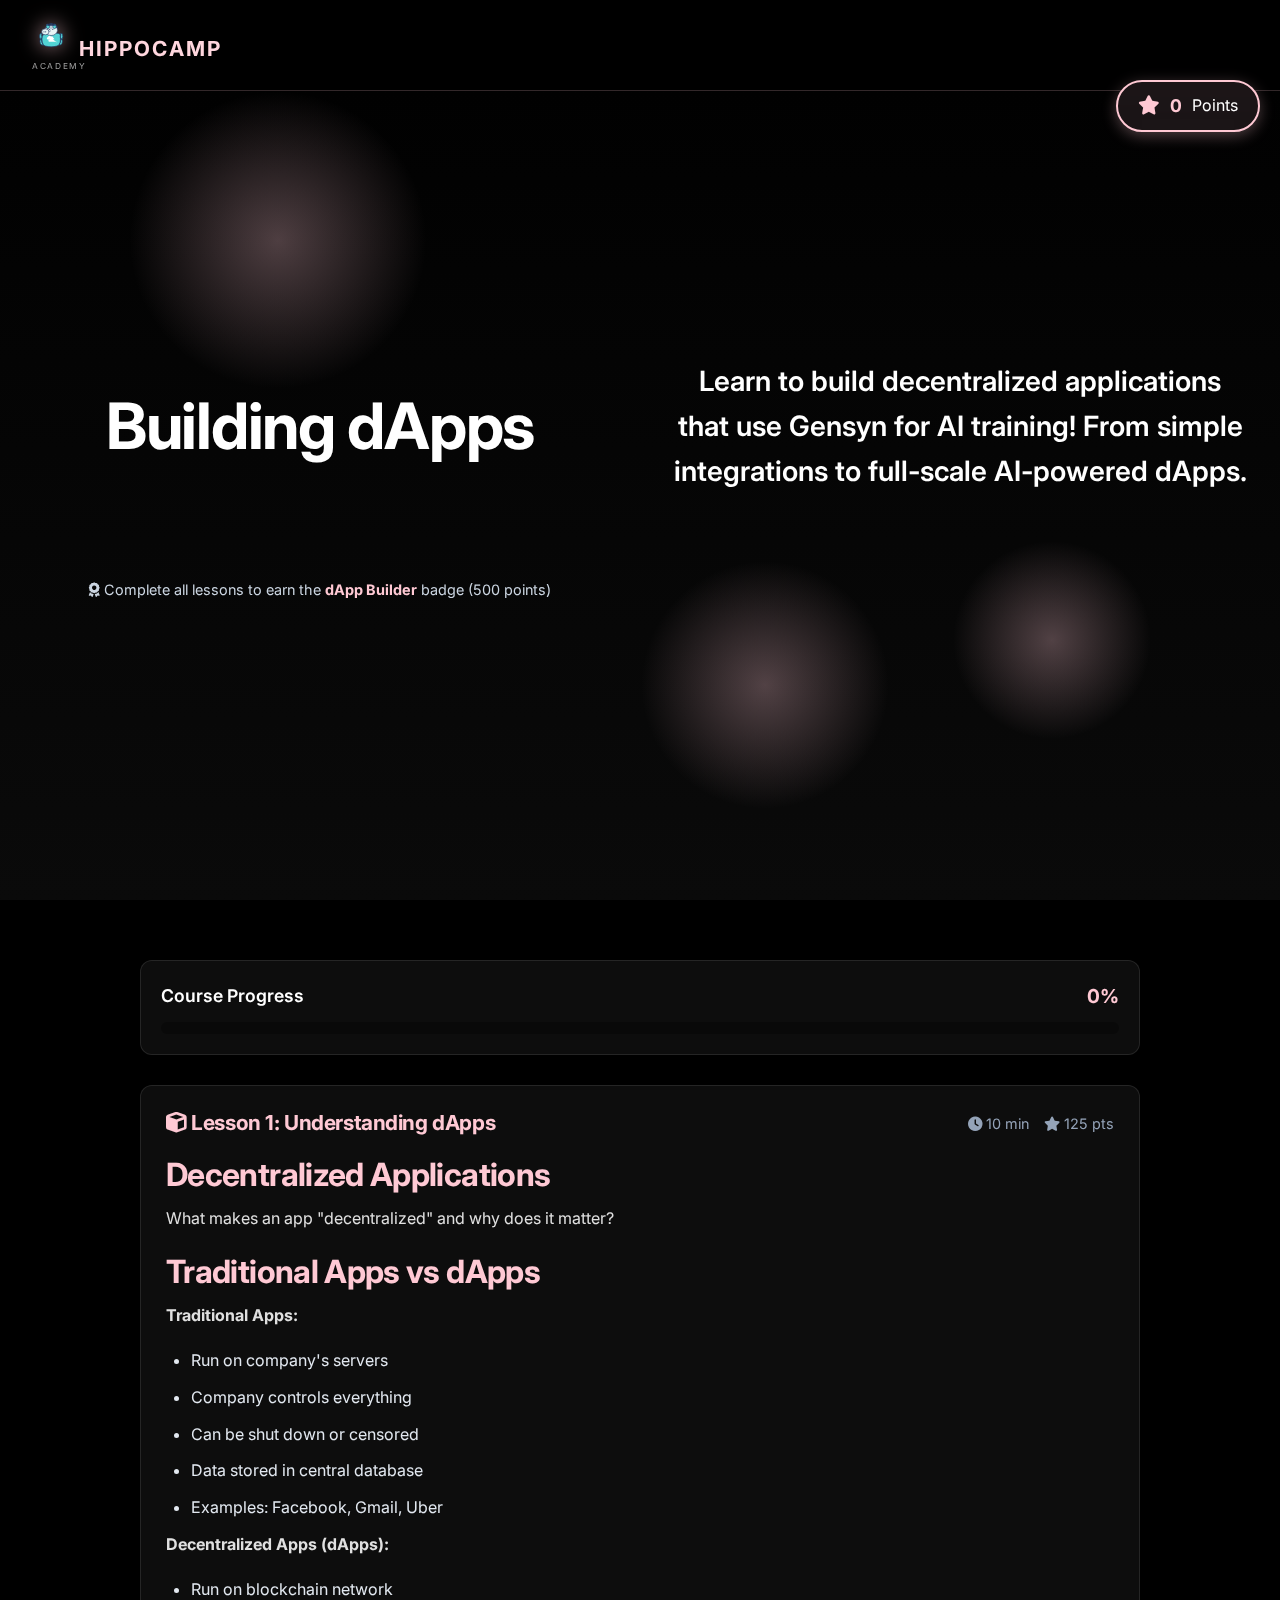
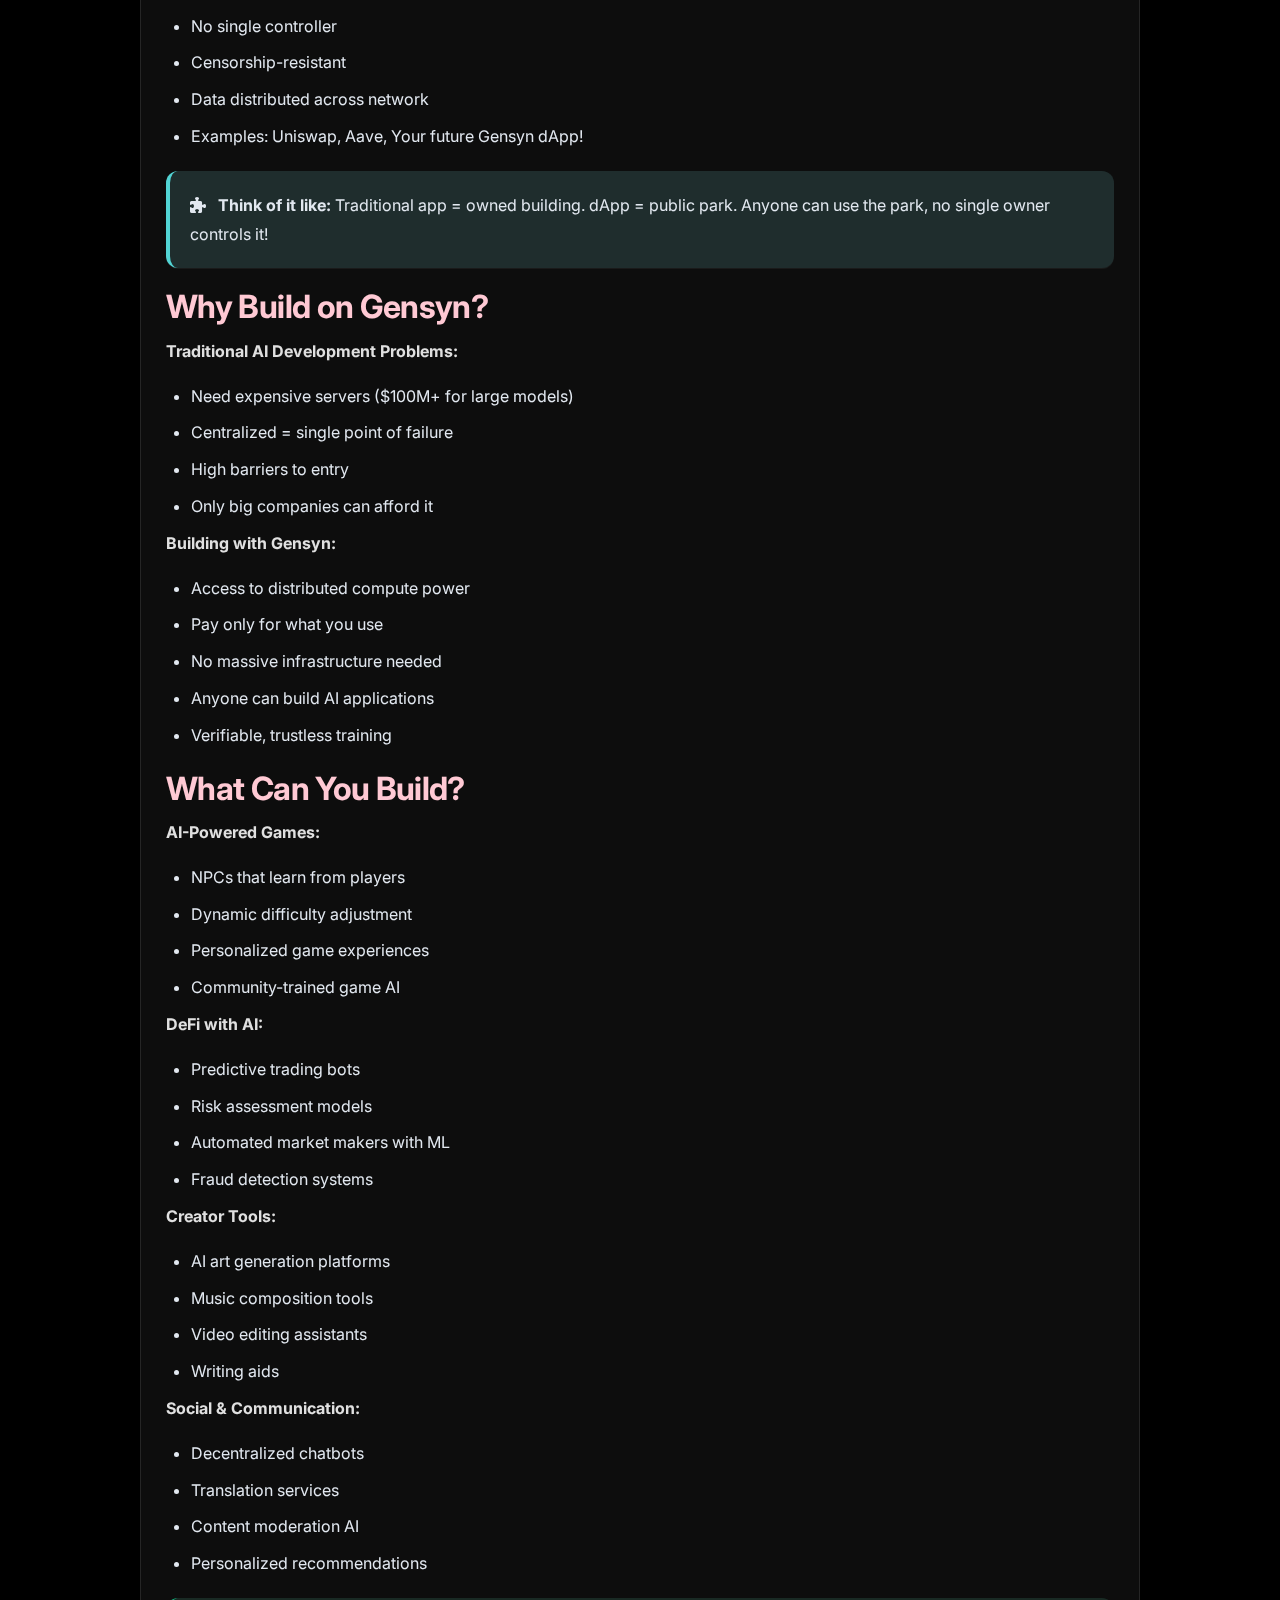
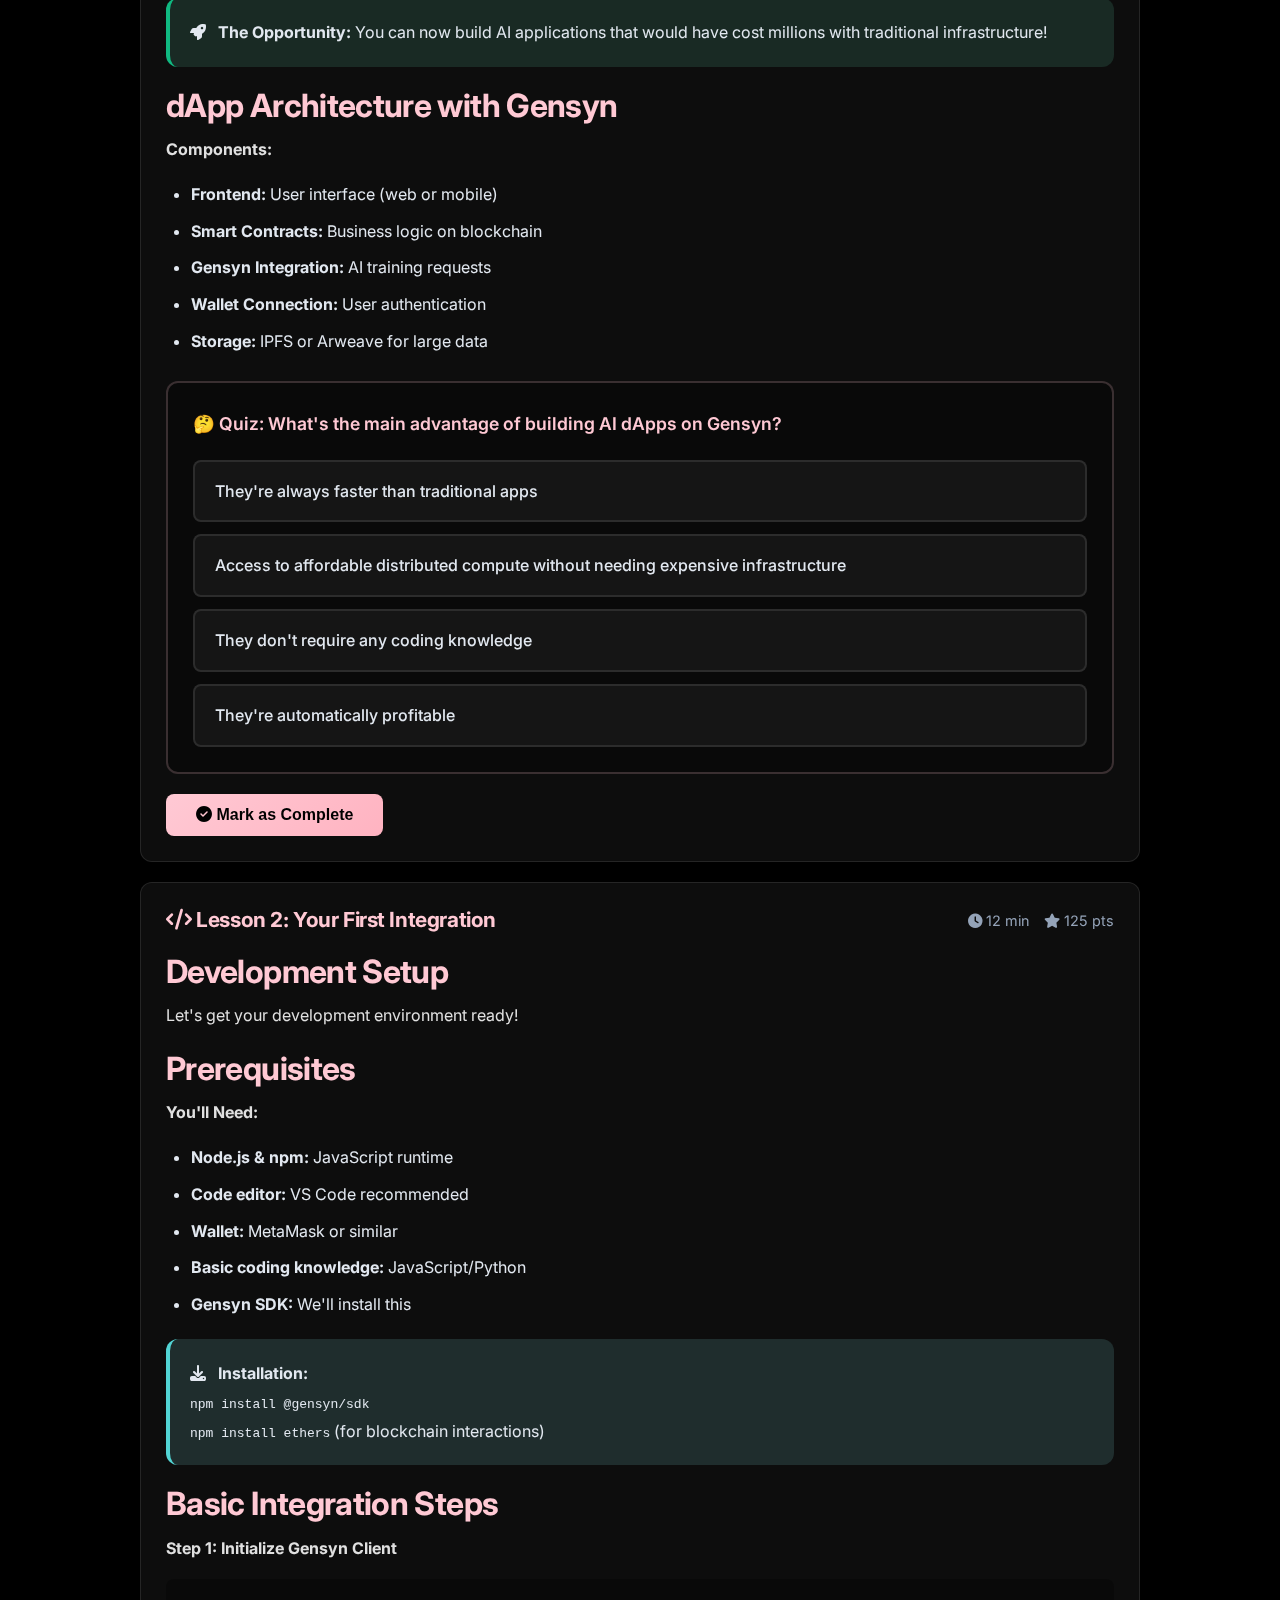
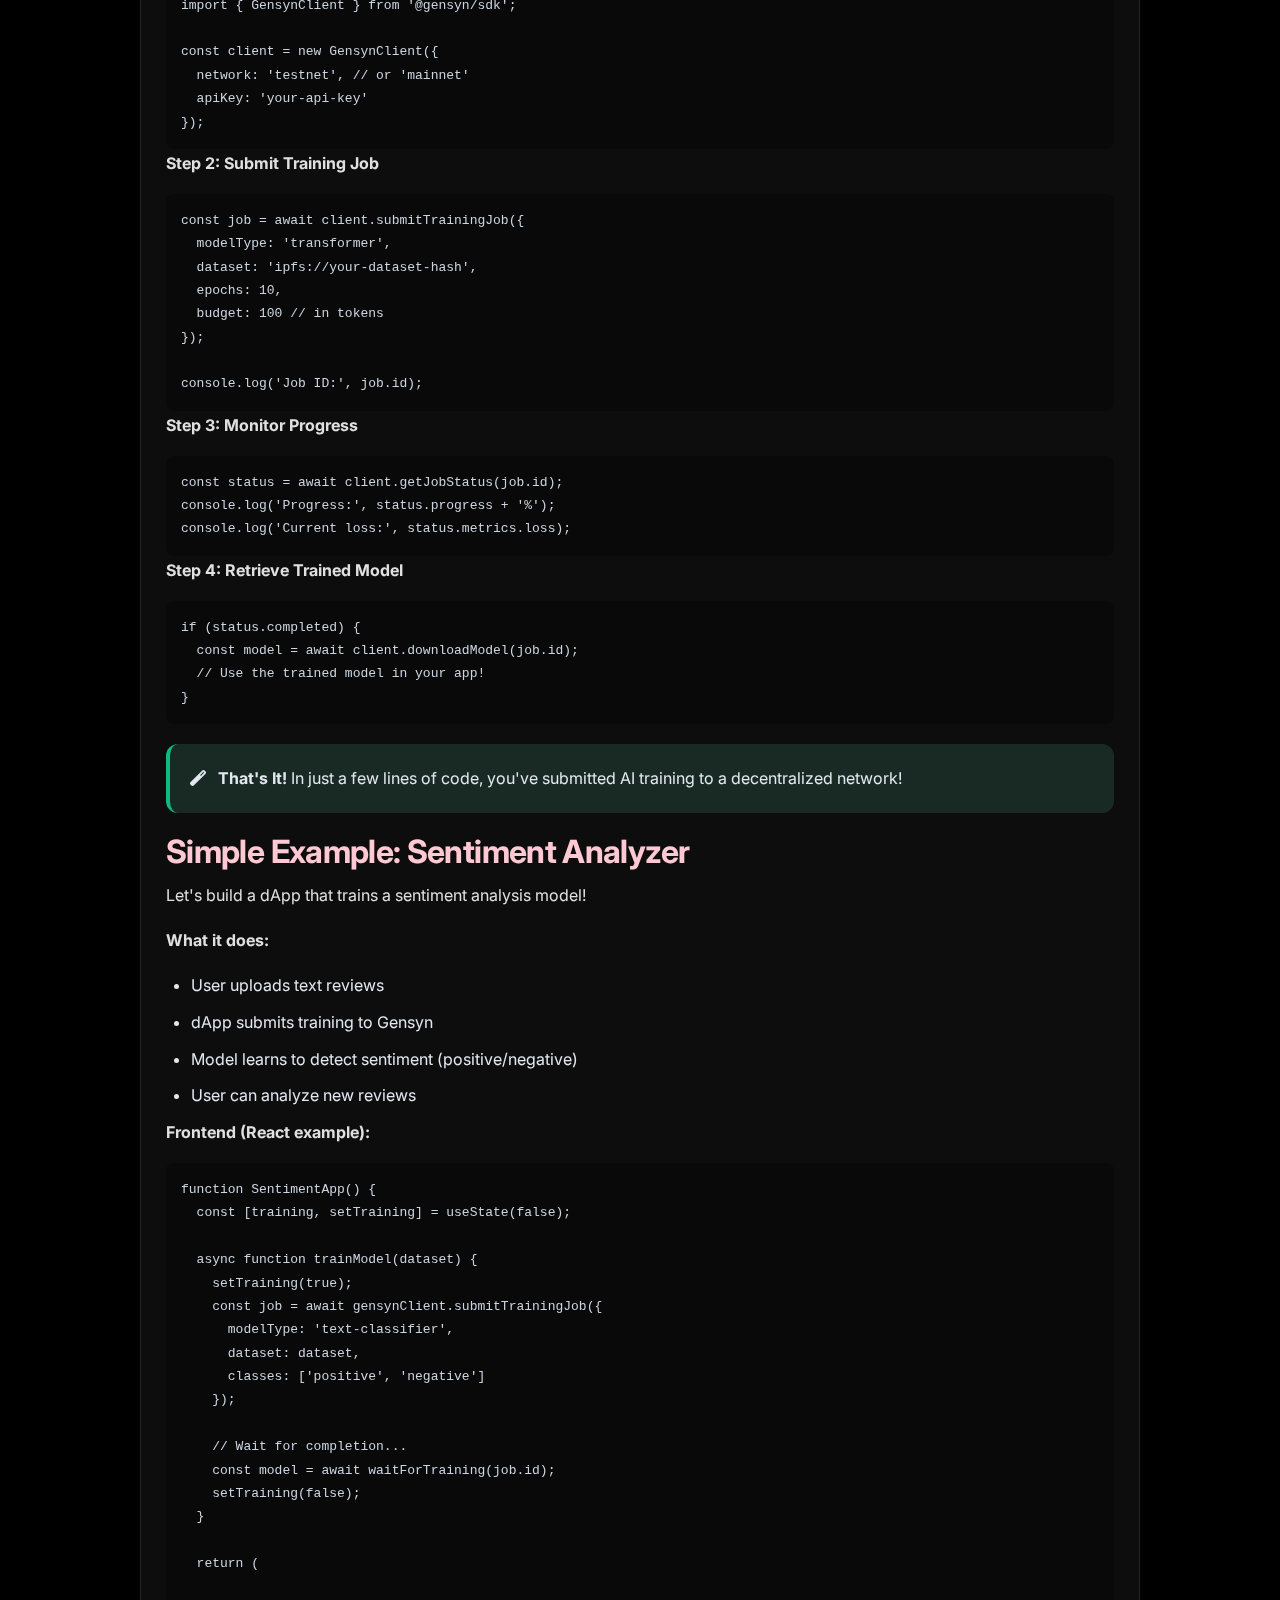
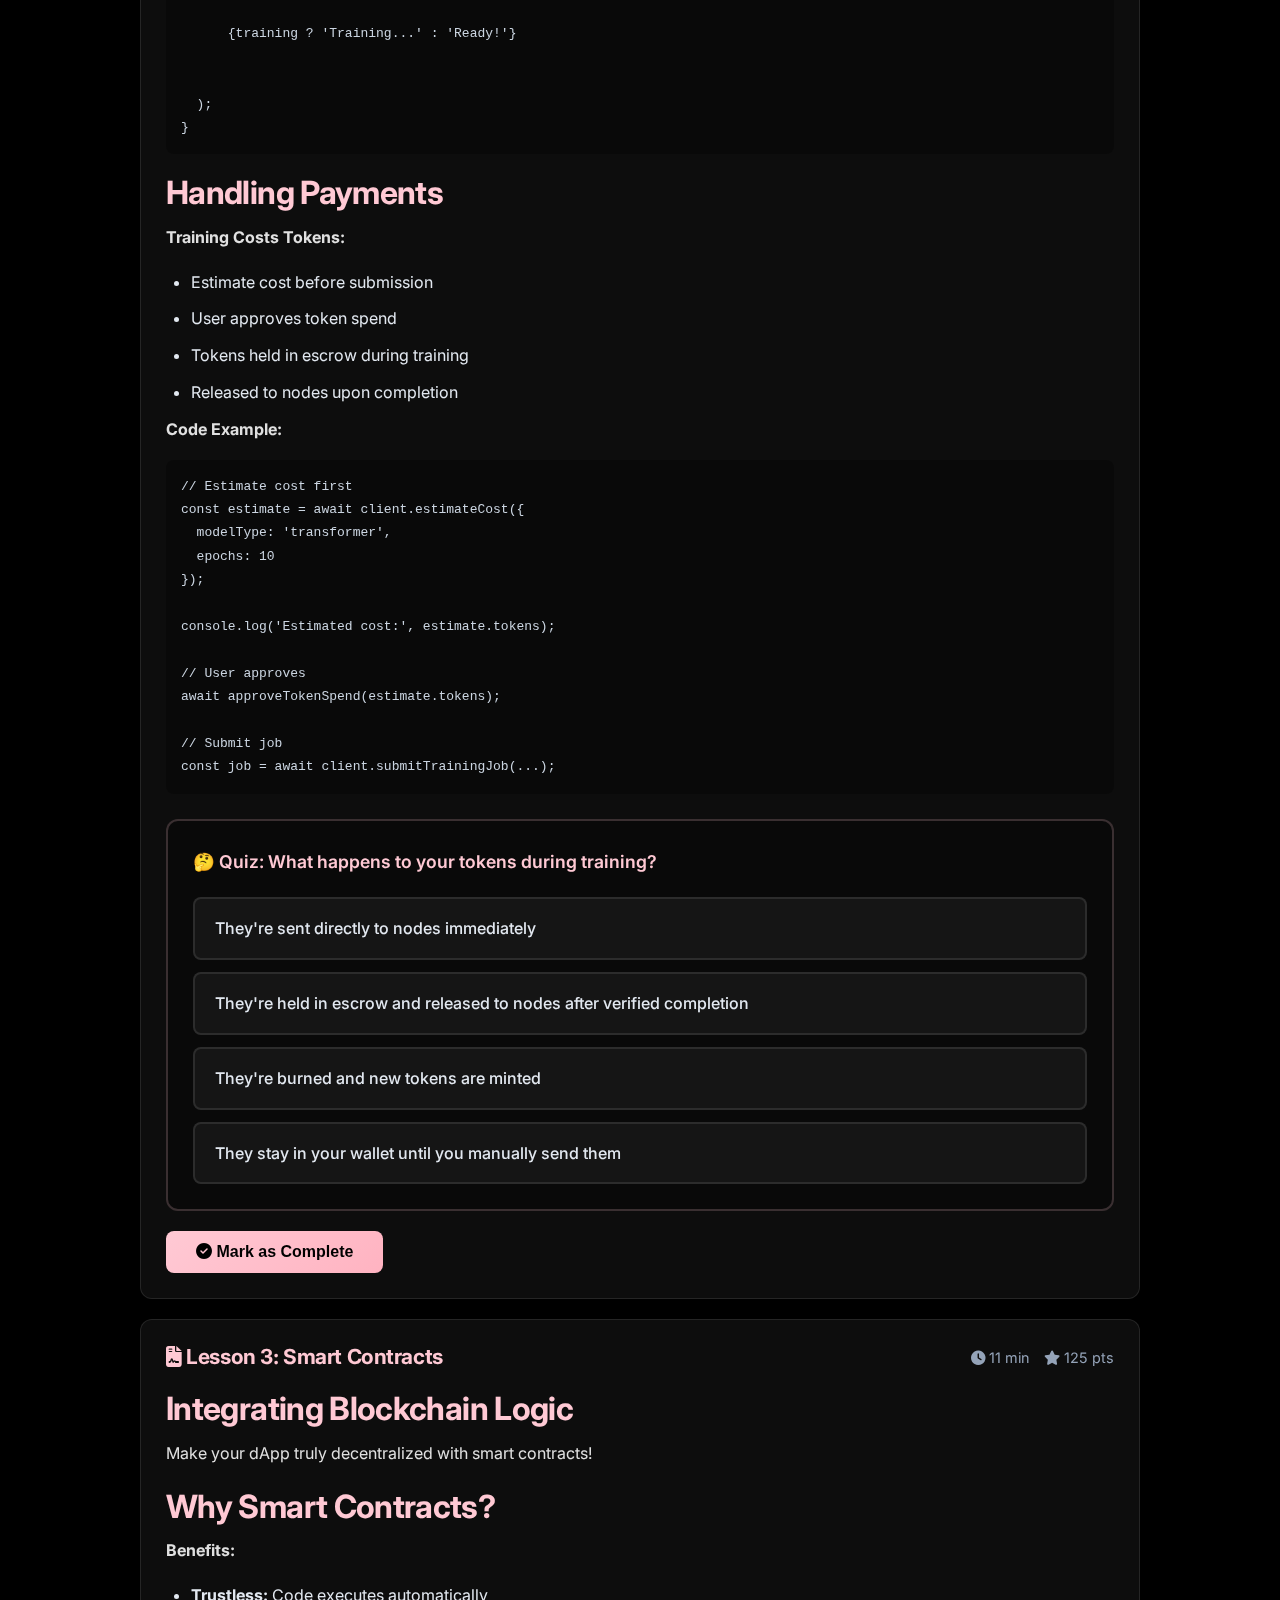
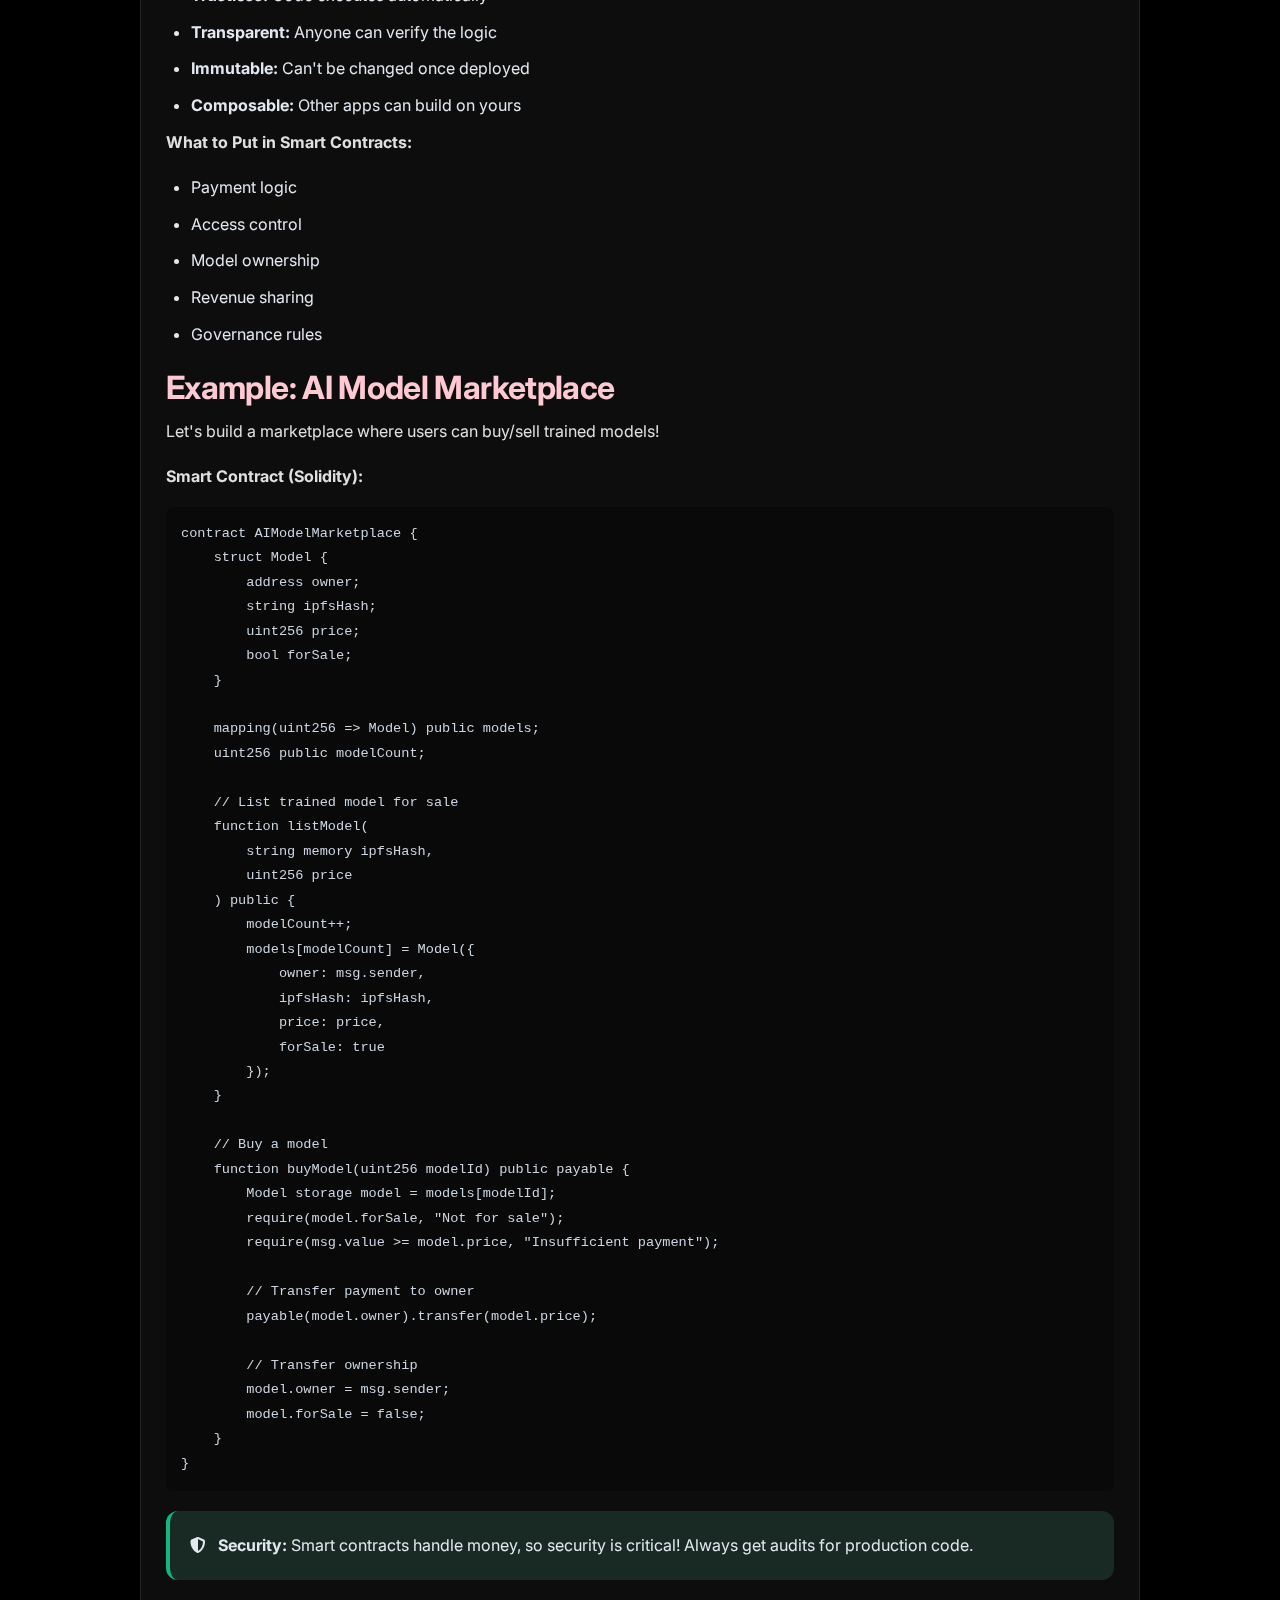
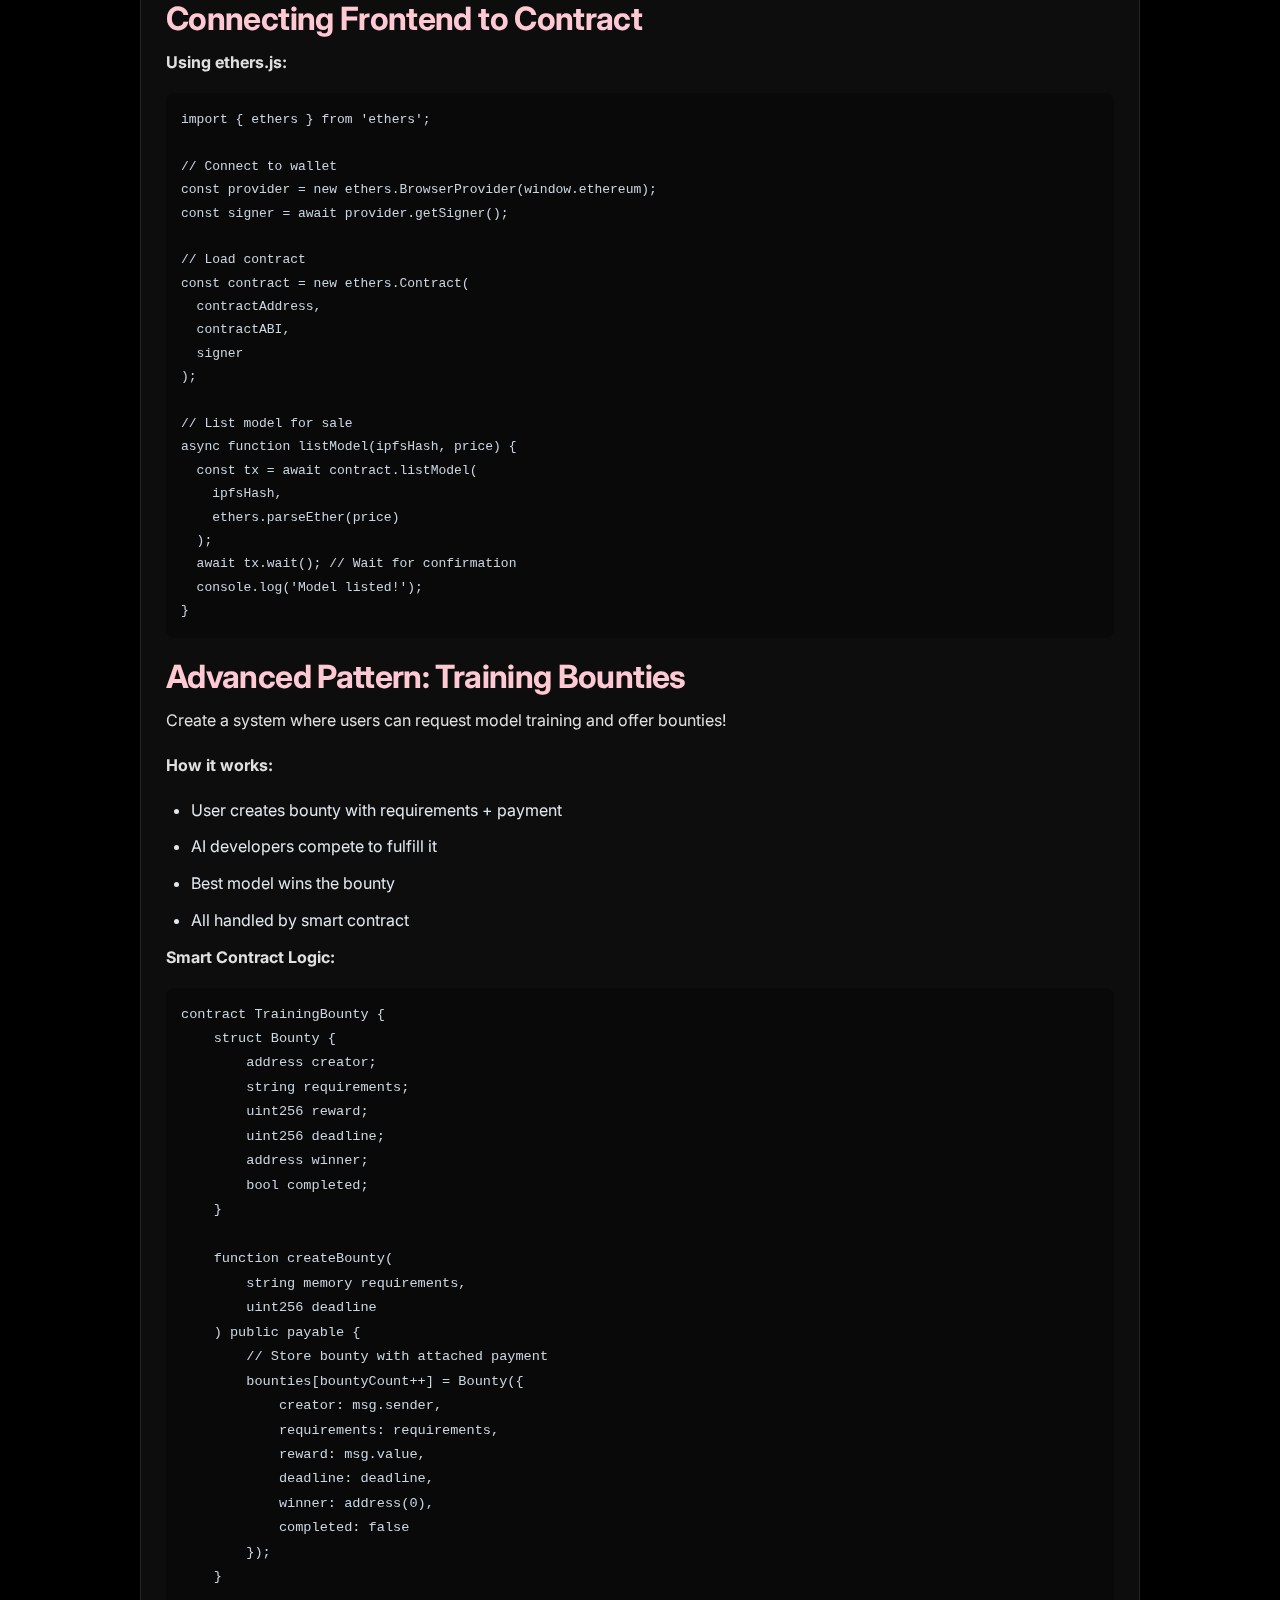
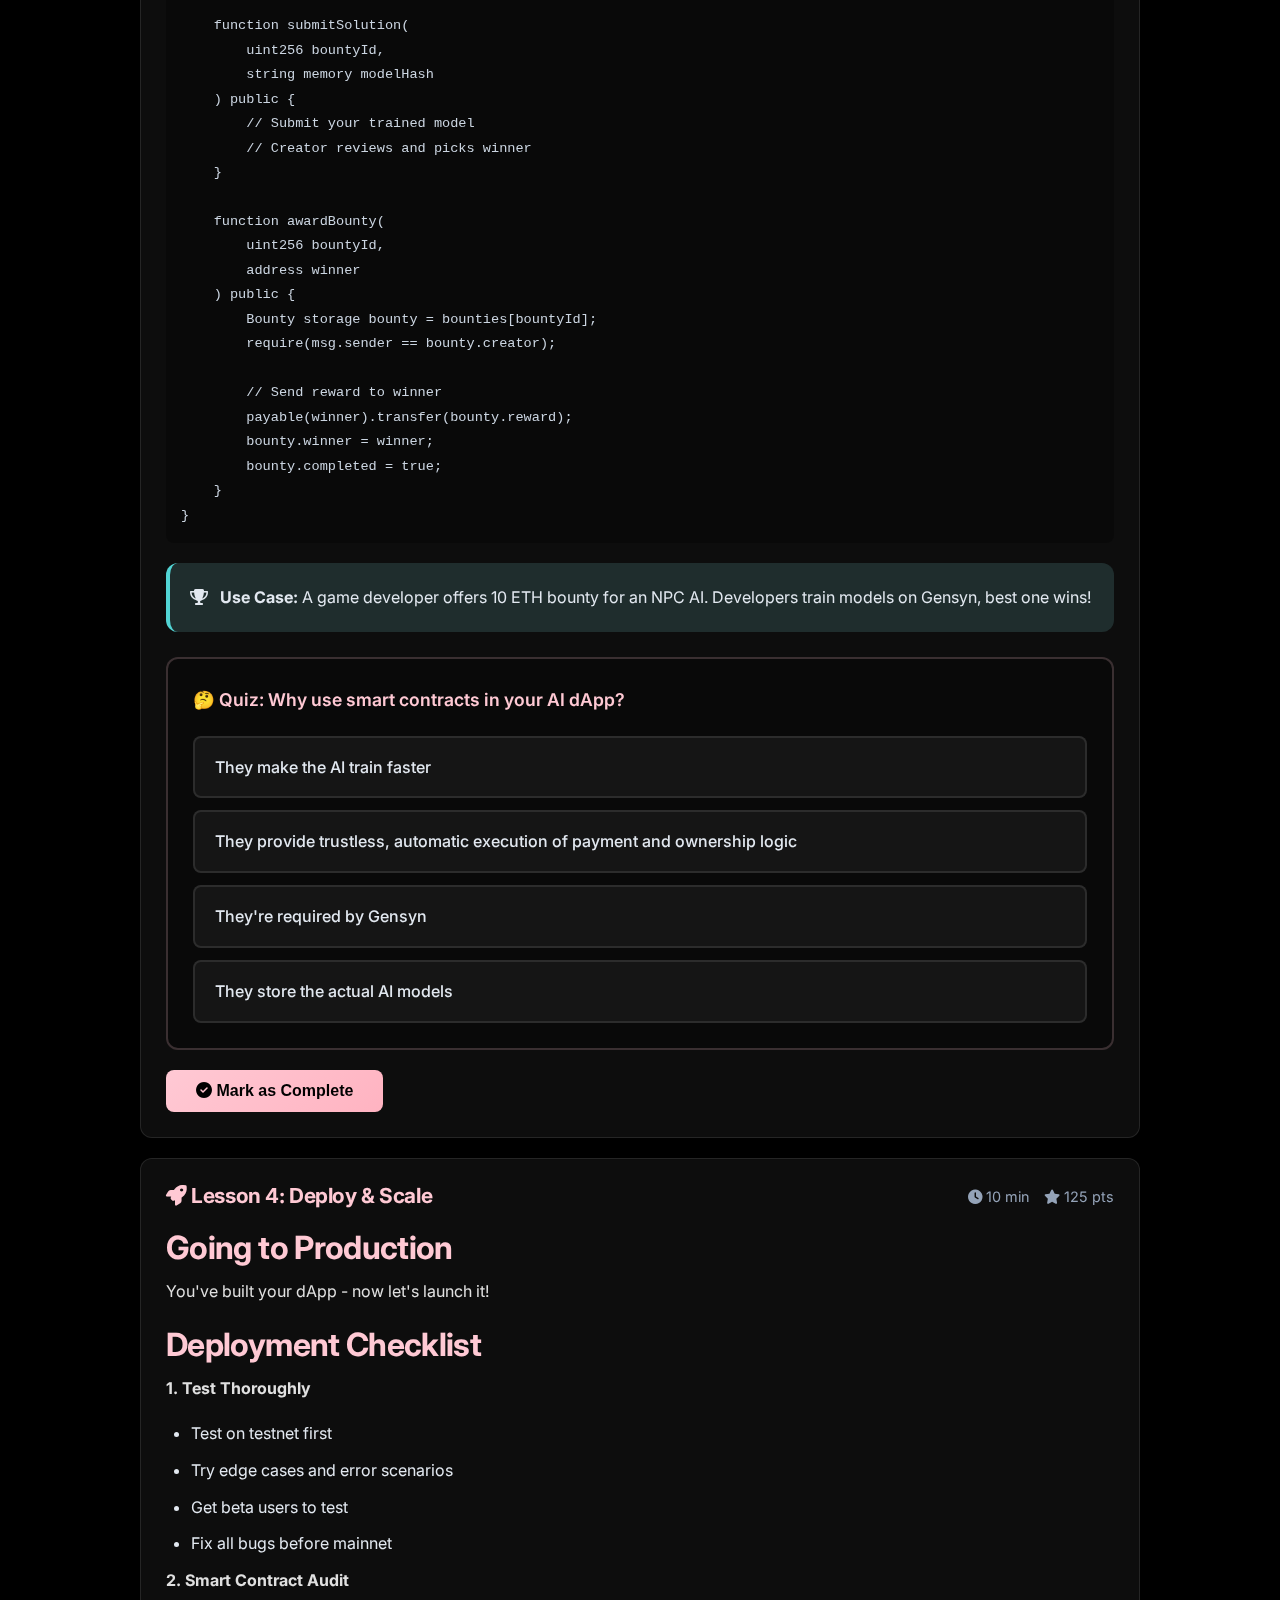
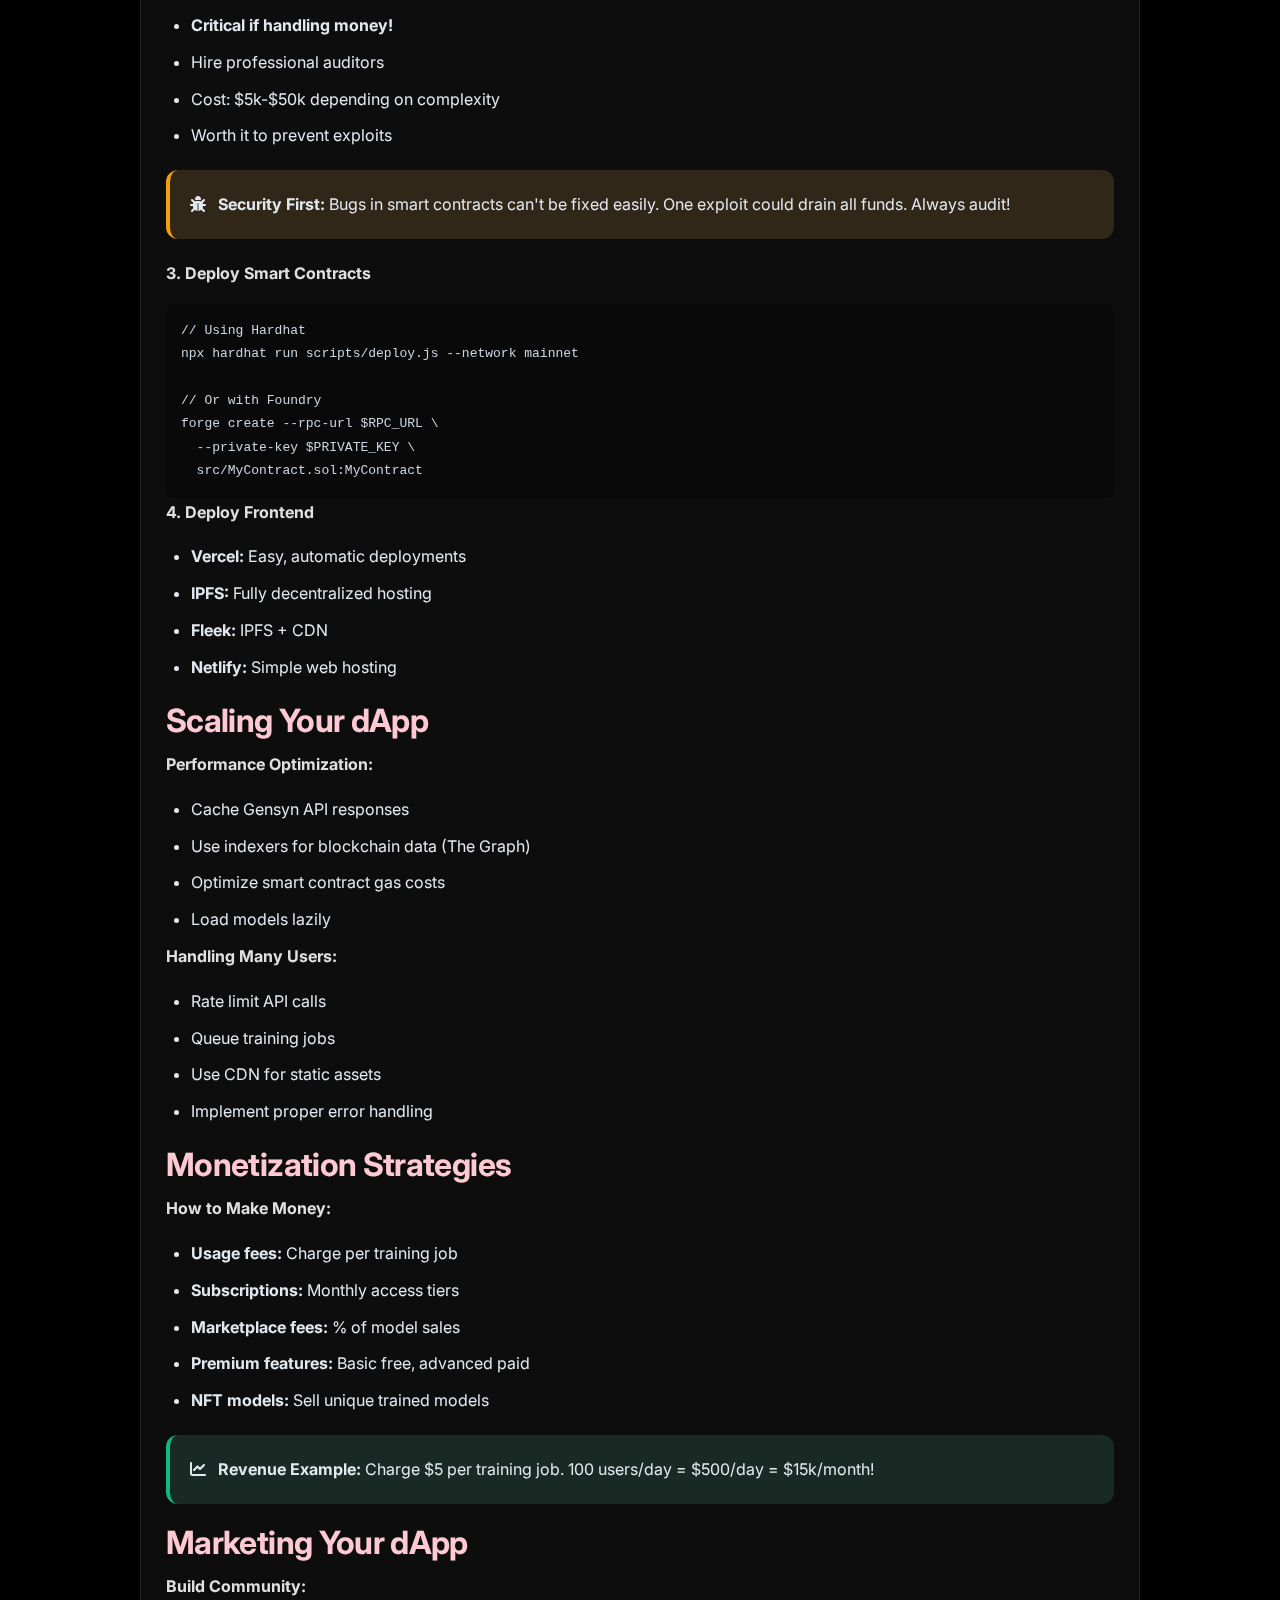
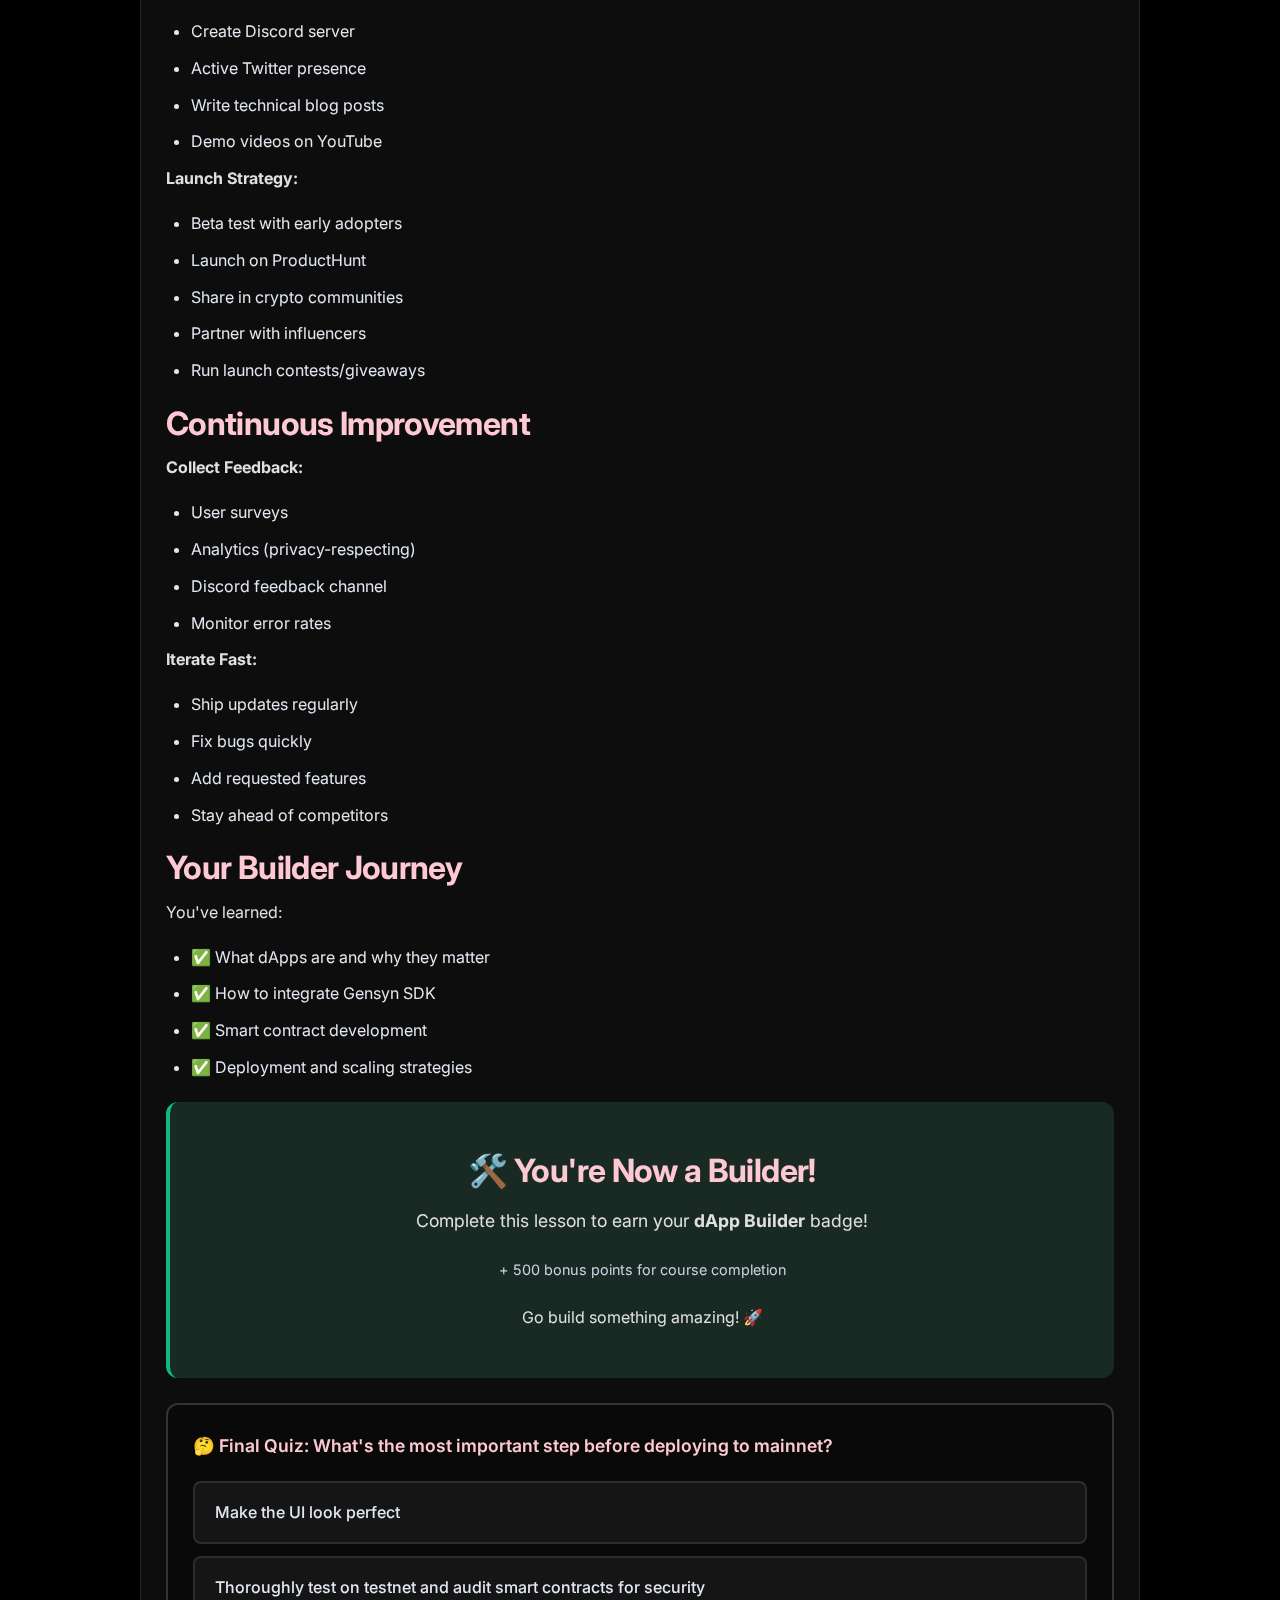
<file: building-dapps.html>
<!DOCTYPE html>
<html lang="en">
<head>
    <meta charset="UTF-8">
    <meta name="viewport" content="width=device-width, initial-scale=1.0">
    <title>Building dApps - Hippocamp Academy</title>
    <link rel="stylesheet" href="styles.css">
    <link rel="stylesheet" href="course-interactive.css">
    <link rel="stylesheet" href="https://cdnjs.cloudflare.com/ajax/libs/font-awesome/6.4.0/css/all.min.css">
    <link href="https://fonts.googleapis.com/css2?family=Inter:wght@400;500;600;700;900&display=swap" rel="stylesheet">
</head>
<body data-course-id="building-dapps">
    <!-- Animated Background -->
    <div class="animated-bg" aria-hidden="true">
        <div class="particle"></div>
        <div class="particle"></div>
        <div class="particle"></div>
    </div>

    <!-- Navigation -->
    <nav class="navbar" id="navbar">
        <div class="nav-container">
            <div class="logo">
                <a href="index.html">
                    <img src="data:image/svg+xml,%3Csvg xmlns='http://www.w3.org/2000/svg' viewBox='0 0 240 200' width='48' height='40'%3E%3Cdefs%3E%3Cstyle%3E.body%7Bfill:%2352D4D4;stroke:%23203864;stroke-width:4;stroke-linejoin:round;%7D.head%7Bfill:%23E8F5F5;stroke:%23203864;stroke-width:3.5;stroke-linejoin:round;%7D.cap%7Bfill:%23203864;%7D.brain%7Bfill:%23203864;%7D.eye%7Bfill:%23203864;%7D.mountain%7Bfill:%23FFFFFF;%7D.path%7Bfill:none;stroke:%23FFFFFF;stroke-width:3;stroke-linecap:round;%7D%3C/style%3E%3C/defs%3E%3C!-- Body --%3E%3Cpath class='body' d='M 50 120 Q 40 100 50 85 L 60 85 Q 55 95 60 105 L 60 115 Q 50 115 50 120 M 50 120 Q 45 130 50 145 Q 55 155 65 155 L 65 145 Q 60 140 60 130 L 60 120 Z M 180 120 Q 190 100 180 85 L 170 85 Q 175 95 170 105 L 170 115 Q 180 115 180 120 M 180 120 Q 185 130 180 145 Q 175 155 165 155 L 165 145 Q 170 140 170 130 L 170 120 Z M 60 105 Q 65 90 80 85 Q 100 80 120 80 Q 140 80 160 85 Q 175 90 170 105 Q 175 125 170 140 Q 165 155 150 160 Q 130 165 115 165 Q 100 165 80 160 Q 65 155 60 140 Q 55 125 60 105 Z'/%3E%3C!-- Mountain on body --%3E%3Cpath class='mountain' d='M 90 110 L 105 95 L 115 105 L 120 100 L 135 120 L 90 120 Z'/%3E%3Cpath class='mountain' d='M 100 125 L 115 110 L 125 118 L 140 135 L 100 135 Z'/%3E%3C!-- Winding path --%3E%3Cpath class='path' d='M 145 135 Q 135 130 125 125 Q 115 120 105 122 Q 95 124 92 118'/%3E%3C!-- Head and snout --%3E%3Cellipse class='head' cx='115' cy='65' rx='38' ry='32'/%3E%3Cellipse class='head' cx='80' cy='75' rx='22' ry='18'/%3E%3C!-- Ears with turquoise inner --%3E%3Cellipse class='body' cx='95' cy='42' rx='10' ry='14'/%3E%3Cellipse class='body' cx='135' cy='42' rx='10' ry='14'/%3E%3Cellipse cx='95' cy='44' rx='5' ry='8' fill='%2352D4D4'/%3E%3Cellipse cx='135' cy='44' rx='5' ry='8' fill='%2352D4D4'/%3E%3C!-- Eyes --%3E%3Ccircle class='eye' cx='105' cy='60' r='4'/%3E%3Ccircle class='eye' cx='125' cy='60' r='4'/%3E%3Ccircle cx='106' cy='59' r='1.5' fill='%23FFFFFF'/%3E%3Ccircle cx='126' cy='59' r='1.5' fill='%23FFFFFF'/%3E%3C!-- Nostrils --%3E%3Cellipse class='eye' cx='72' cy='75' rx='3' ry='4'/%3E%3Cellipse class='eye' cx='82' cy='75' rx='3' ry='4'/%3E%3C!-- Happy smile --%3E%3Cpath d='M 98 70 Q 105 74 112 70' fill='none' stroke='%23203864' stroke-width='2.5' stroke-linecap='round'/%3E%3C!-- Brain symbol on forehead --%3E%3Cg class='brain' transform='translate(115, 50)'%3E%3Cpath d='M -6 -3 Q -7 -6 -4 -7 Q -2 -8 0 -6 Q 2 -8 4 -7 Q 7 -6 6 -3 Q 7 0 6 3 Q 7 6 4 7 Q 2 8 0 6 Q -2 8 -4 7 Q -7 6 -6 3 Q -7 0 -6 -3 M -3 -5 Q -1 -6 1 -5 M -3 5 Q -1 6 1 5 M -5 0 L 5 0' fill='none' stroke='%23203864' stroke-width='1.2'/%3E%3C/g%3E%3C!-- Graduation Cap --%3E%3Cpath class='cap' d='M 85 32 L 115 22 L 145 32 L 140 38 L 115 30 L 90 38 Z'/%3E%3Crect class='cap' x='95' y='32' width='40' height='6' rx='1'/%3E%3C!-- Tassel --%3E%3Cline x1='145' y1='35' x2='152' y2='45' stroke='%23203864' stroke-width='2'/%3E%3Ccircle cx='152' cy='48' r='3' fill='%23203864'/%3E%3Cline x1='152' y1='48' x2='149' y2='52' stroke='%23203864' stroke-width='1'/%3E%3Cline x1='152' y1='48' x2='155' y2='52' stroke='%23203864' stroke-width='1'/%3E%3Cline x1='152' y1='48' x2='152' y2='53' stroke='%23203864' stroke-width='1'/%3E%3C/svg%3E" alt="Hippocamp" class="logo-icon">
                    <span>HIPPOCAMP<span class="logo-sub">academy</span></span>
                </a>
            </div>
        </div>
    </nav>

    <!-- Points Header -->
    <div class="points-header">
        <i class="fas fa-star"></i>
        <span class="points-display">0</span>
        <span>Points</span>
    </div>

    <!-- Hero -->
    <section class="hero" style="padding: 120px 0 60px;">
        <div class="container">
            <div class="hero-content" style="text-align: center;">
                <h1 class="glitch-text" data-text="Building dApps">Building dApps</h1>
                <p class="hero-subtitle" style="max-width: 700px; margin: 0 auto;">
                    Learn to build decentralized applications that use Gensyn for AI training! From simple integrations to full-scale AI-powered dApps.
                </p>
                <div style="margin-top: 20px; font-size: 0.9rem; color: #cbd5e1;">
                    <i class="fas fa-award"></i> Complete all lessons to earn the <strong style="color: var(--primary-color);">dApp Builder</strong> badge (500 points)
                </div>
            </div>
        </div>
    </section>

    <!-- Content -->
    <section style="padding: 60px 0;">
        <div class="container">
            <div style="max-width: 1000px; margin: 0 auto;">
                
                <!-- Course Progress -->
                <div class="course-progress">
                    <div class="course-progress-header">
                        <span style="font-weight: 600; font-size: 1.1rem;">Course Progress</span>
                        <span class="course-progress-text">0%</span>
                    </div>
                    <div class="course-progress-bar">
                        <div class="course-progress-fill"></div>
                    </div>
                </div>

                <!-- Lesson 1 -->
                <div class="lesson" data-lesson-id="dapp-lesson-1" data-lesson-title="What are dApps?" data-points="125">
                    <span class="lesson-checkmark"><i class="fas fa-check"></i></span>
                    <div class="lesson-header">
                        <h2 class="lesson-title"><i class="fas fa-cube"></i> Lesson 1: Understanding dApps</h2>
                        <div class="lesson-meta">
                            <span><i class="fas fa-clock"></i> 10 min</span>
                            <span><i class="fas fa-star"></i> 125 pts</span>
                        </div>
                    </div>
                    <div class="lesson-content">
                        <h3>Decentralized Applications</h3>
                        <p>What makes an app "decentralized" and why does it matter?</p>

                        <h3>Traditional Apps vs dApps</h3>

                        <p><strong>Traditional Apps:</strong></p>
                        <ul>
                            <li>Run on company's servers</li>
                            <li>Company controls everything</li>
                            <li>Can be shut down or censored</li>
                            <li>Data stored in central database</li>
                            <li>Examples: Facebook, Gmail, Uber</li>
                        </ul>

                        <p><strong>Decentralized Apps (dApps):</strong></p>
                        <ul>
                            <li>Run on blockchain network</li>
                            <li>No single controller</li>
                            <li>Censorship-resistant</li>
                            <li>Data distributed across network</li>
                            <li>Examples: Uniswap, Aave, Your future Gensyn dApp!</li>
                        </ul>

                        <div class="info-box">
                            <i class="fas fa-puzzle-piece"></i>
                            <strong>Think of it like:</strong> Traditional app = owned building. dApp = public park. Anyone can use the park, no single owner controls it!
                        </div>

                        <h3>Why Build on Gensyn?</h3>

                        <p><strong>Traditional AI Development Problems:</strong></p>
                        <ul>
                            <li>Need expensive servers ($100M+ for large models)</li>
                            <li>Centralized = single point of failure</li>
                            <li>High barriers to entry</li>
                            <li>Only big companies can afford it</li>
                        </ul>

                        <p><strong>Building with Gensyn:</strong></p>
                        <ul>
                            <li>Access to distributed compute power</li>
                            <li>Pay only for what you use</li>
                            <li>No massive infrastructure needed</li>
                            <li>Anyone can build AI applications</li>
                            <li>Verifiable, trustless training</li>
                        </ul>

                        <h3>What Can You Build?</h3>

                        <p><strong>AI-Powered Games:</strong></p>
                        <ul>
                            <li>NPCs that learn from players</li>
                            <li>Dynamic difficulty adjustment</li>
                            <li>Personalized game experiences</li>
                            <li>Community-trained game AI</li>
                        </ul>

                        <p><strong>DeFi with AI:</strong></p>
                        <ul>
                            <li>Predictive trading bots</li>
                            <li>Risk assessment models</li>
                            <li>Automated market makers with ML</li>
                            <li>Fraud detection systems</li>
                        </ul>

                        <p><strong>Creator Tools:</strong></p>
                        <ul>
                            <li>AI art generation platforms</li>
                            <li>Music composition tools</li>
                            <li>Video editing assistants</li>
                            <li>Writing aids</li>
                        </ul>

                        <p><strong>Social & Communication:</strong></p>
                        <ul>
                            <li>Decentralized chatbots</li>
                            <li>Translation services</li>
                            <li>Content moderation AI</li>
                            <li>Personalized recommendations</li>
                        </ul>

                        <div class="success-box">
                            <i class="fas fa-rocket"></i>
                            <strong>The Opportunity:</strong> You can now build AI applications that would have cost millions with traditional infrastructure!
                        </div>

                        <h3>dApp Architecture with Gensyn</h3>

                        <p><strong>Components:</strong></p>
                        <ul>
                            <li><strong>Frontend:</strong> User interface (web or mobile)</li>
                            <li><strong>Smart Contracts:</strong> Business logic on blockchain</li>
                            <li><strong>Gensyn Integration:</strong> AI training requests</li>
                            <li><strong>Wallet Connection:</strong> User authentication</li>
                            <li><strong>Storage:</strong> IPFS or Arweave for large data</li>
                        </ul>

                        <div class="quiz-container" data-question-id="dapp-q1">
                            <div class="quiz-question">
                                🤔 Quiz: What's the main advantage of building AI dApps on Gensyn?
                            </div>
                            <div class="quiz-options">
                                <div class="quiz-option" data-correct="false">
                                    They're always faster than traditional apps
                                </div>
                                <div class="quiz-option" data-correct="true">
                                    Access to affordable distributed compute without needing expensive infrastructure
                                </div>
                                <div class="quiz-option" data-correct="false">
                                    They don't require any coding knowledge
                                </div>
                                <div class="quiz-option" data-correct="false">
                                    They're automatically profitable
                                </div>
                            </div>
                            <div class="quiz-feedback"></div>
                        </div>

                        <button class="complete-lesson-btn">
                            <i class="fas fa-check-circle"></i> Mark as Complete
                        </button>
                    </div>
                </div>

                <!-- Lesson 2 -->
                <div class="lesson" data-lesson-id="dapp-lesson-2" data-lesson-title="Getting Started" data-points="125">
                    <span class="lesson-checkmark"><i class="fas fa-check"></i></span>
                    <div class="lesson-header">
                        <h2 class="lesson-title"><i class="fas fa-code"></i> Lesson 2: Your First Integration</h2>
                        <div class="lesson-meta">
                            <span><i class="fas fa-clock"></i> 12 min</span>
                            <span><i class="fas fa-star"></i> 125 pts</span>
                        </div>
                    </div>
                    <div class="lesson-content">
                        <h3>Development Setup</h3>
                        <p>Let's get your development environment ready!</p>

                        <h3>Prerequisites</h3>

                        <p><strong>You'll Need:</strong></p>
                        <ul>
                            <li><strong>Node.js & npm:</strong> JavaScript runtime</li>
                            <li><strong>Code editor:</strong> VS Code recommended</li>
                            <li><strong>Wallet:</strong> MetaMask or similar</li>
                            <li><strong>Basic coding knowledge:</strong> JavaScript/Python</li>
                            <li><strong>Gensyn SDK:</strong> We'll install this</li>
                        </ul>

                        <div class="info-box">
                            <i class="fas fa-download"></i>
                            <strong>Installation:</strong><br>
                            <code>npm install @gensyn/sdk</code><br>
                            <code>npm install ethers</code> (for blockchain interactions)
                        </div>

                        <h3>Basic Integration Steps</h3>

                        <p><strong>Step 1: Initialize Gensyn Client</strong></p>
                        <pre style="background: rgba(0,0,0,0.3); padding: 15px; border-radius: 8px; overflow-x: auto; color: #cbd5e1;"><code>import { GensynClient } from '@gensyn/sdk';

const client = new GensynClient({
  network: 'testnet', // or 'mainnet'
  apiKey: 'your-api-key'
});</code></pre>

                        <p><strong>Step 2: Submit Training Job</strong></p>
                        <pre style="background: rgba(0,0,0,0.3); padding: 15px; border-radius: 8px; overflow-x: auto; color: #cbd5e1;"><code>const job = await client.submitTrainingJob({
  modelType: 'transformer',
  dataset: 'ipfs://your-dataset-hash',
  epochs: 10,
  budget: 100 // in tokens
});

console.log('Job ID:', job.id);</code></pre>

                        <p><strong>Step 3: Monitor Progress</strong></p>
                        <pre style="background: rgba(0,0,0,0.3); padding: 15px; border-radius: 8px; overflow-x: auto; color: #cbd5e1;"><code>const status = await client.getJobStatus(job.id);
console.log('Progress:', status.progress + '%');
console.log('Current loss:', status.metrics.loss);</code></pre>

                        <p><strong>Step 4: Retrieve Trained Model</strong></p>
                        <pre style="background: rgba(0,0,0,0.3); padding: 15px; border-radius: 8px; overflow-x: auto; color: #cbd5e1;"><code>if (status.completed) {
  const model = await client.downloadModel(job.id);
  // Use the trained model in your app!
}</code></pre>

                        <div class="success-box">
                            <i class="fas fa-magic"></i>
                            <strong>That's It!</strong> In just a few lines of code, you've submitted AI training to a decentralized network!
                        </div>

                        <h3>Simple Example: Sentiment Analyzer</h3>
                        <p>Let's build a dApp that trains a sentiment analysis model!</p>

                        <p><strong>What it does:</strong></p>
                        <ul>
                            <li>User uploads text reviews</li>
                            <li>dApp submits training to Gensyn</li>
                            <li>Model learns to detect sentiment (positive/negative)</li>
                            <li>User can analyze new reviews</li>
                        </ul>

                        <p><strong>Frontend (React example):</strong></p>
                        <pre style="background: rgba(0,0,0,0.3); padding: 15px; border-radius: 8px; overflow-x: auto; color: #cbd5e1;"><code>function SentimentApp() {
  const [training, setTraining] = useState(false);
  
  async function trainModel(dataset) {
    setTraining(true);
    const job = await gensynClient.submitTrainingJob({
      modelType: 'text-classifier',
      dataset: dataset,
      classes: ['positive', 'negative']
    });
    
    // Wait for completion...
    const model = await waitForTraining(job.id);
    setTraining(false);
  }
  
  return (
    <div>
      {training ? 'Training...' : 'Ready!'}
    </div>
  );
}</code></pre>

                        <h3>Handling Payments</h3>

                        <p><strong>Training Costs Tokens:</strong></p>
                        <ul>
                            <li>Estimate cost before submission</li>
                            <li>User approves token spend</li>
                            <li>Tokens held in escrow during training</li>
                            <li>Released to nodes upon completion</li>
                        </ul>

                        <p><strong>Code Example:</strong></p>
                        <pre style="background: rgba(0,0,0,0.3); padding: 15px; border-radius: 8px; overflow-x: auto; color: #cbd5e1;"><code>// Estimate cost first
const estimate = await client.estimateCost({
  modelType: 'transformer',
  epochs: 10
});

console.log('Estimated cost:', estimate.tokens);

// User approves
await approveTokenSpend(estimate.tokens);

// Submit job
const job = await client.submitTrainingJob(...);</code></pre>

                        <div class="quiz-container" data-question-id="dapp-q2">
                            <div class="quiz-question">
                                🤔 Quiz: What happens to your tokens during training?
                            </div>
                            <div class="quiz-options">
                                <div class="quiz-option" data-correct="false">
                                    They're sent directly to nodes immediately
                                </div>
                                <div class="quiz-option" data-correct="true">
                                    They're held in escrow and released to nodes after verified completion
                                </div>
                                <div class="quiz-option" data-correct="false">
                                    They're burned and new tokens are minted
                                </div>
                                <div class="quiz-option" data-correct="false">
                                    They stay in your wallet until you manually send them
                                </div>
                            </div>
                            <div class="quiz-feedback"></div>
                        </div>

                        <button class="complete-lesson-btn">
                            <i class="fas fa-check-circle"></i> Mark as Complete
                        </button>
                    </div>
                </div>

                <!-- Lesson 3 -->
                <div class="lesson" data-lesson-id="dapp-lesson-3" data-lesson-title="Smart Contract Integration" data-points="125">
                    <span class="lesson-checkmark"><i class="fas fa-check"></i></span>
                    <div class="lesson-header">
                        <h2 class="lesson-title"><i class="fas fa-file-contract"></i> Lesson 3: Smart Contracts</h2>
                        <div class="lesson-meta">
                            <span><i class="fas fa-clock"></i> 11 min</span>
                            <span><i class="fas fa-star"></i> 125 pts</span>
                        </div>
                    </div>
                    <div class="lesson-content">
                        <h3>Integrating Blockchain Logic</h3>
                        <p>Make your dApp truly decentralized with smart contracts!</p>

                        <h3>Why Smart Contracts?</h3>

                        <p><strong>Benefits:</strong></p>
                        <ul>
                            <li><strong>Trustless:</strong> Code executes automatically</li>
                            <li><strong>Transparent:</strong> Anyone can verify the logic</li>
                            <li><strong>Immutable:</strong> Can't be changed once deployed</li>
                            <li><strong>Composable:</strong> Other apps can build on yours</li>
                        </ul>

                        <p><strong>What to Put in Smart Contracts:</strong></p>
                        <ul>
                            <li>Payment logic</li>
                            <li>Access control</li>
                            <li>Model ownership</li>
                            <li>Revenue sharing</li>
                            <li>Governance rules</li>
                        </ul>

                        <h3>Example: AI Model Marketplace</h3>
                        <p>Let's build a marketplace where users can buy/sell trained models!</p>

                        <p><strong>Smart Contract (Solidity):</strong></p>
                        <pre style="background: rgba(0,0,0,0.3); padding: 15px; border-radius: 8px; overflow-x: auto; color: #cbd5e1; font-size: 0.85rem;"><code>contract AIModelMarketplace {
    struct Model {
        address owner;
        string ipfsHash;
        uint256 price;
        bool forSale;
    }
    
    mapping(uint256 => Model) public models;
    uint256 public modelCount;
    
    // List trained model for sale
    function listModel(
        string memory ipfsHash, 
        uint256 price
    ) public {
        modelCount++;
        models[modelCount] = Model({
            owner: msg.sender,
            ipfsHash: ipfsHash,
            price: price,
            forSale: true
        });
    }
    
    // Buy a model
    function buyModel(uint256 modelId) public payable {
        Model storage model = models[modelId];
        require(model.forSale, "Not for sale");
        require(msg.value >= model.price, "Insufficient payment");
        
        // Transfer payment to owner
        payable(model.owner).transfer(model.price);
        
        // Transfer ownership
        model.owner = msg.sender;
        model.forSale = false;
    }
}</code></pre>

                        <div class="success-box">
                            <i class="fas fa-shield-alt"></i>
                            <strong>Security:</strong> Smart contracts handle money, so security is critical! Always get audits for production code.
                        </div>

                        <h3>Connecting Frontend to Contract</h3>

                        <p><strong>Using ethers.js:</strong></p>
                        <pre style="background: rgba(0,0,0,0.3); padding: 15px; border-radius: 8px; overflow-x: auto; color: #cbd5e1;"><code>import { ethers } from 'ethers';

// Connect to wallet
const provider = new ethers.BrowserProvider(window.ethereum);
const signer = await provider.getSigner();

// Load contract
const contract = new ethers.Contract(
  contractAddress,
  contractABI,
  signer
);

// List model for sale
async function listModel(ipfsHash, price) {
  const tx = await contract.listModel(
    ipfsHash,
    ethers.parseEther(price)
  );
  await tx.wait(); // Wait for confirmation
  console.log('Model listed!');
}</code></pre>

                        <h3>Advanced Pattern: Training Bounties</h3>
                        <p>Create a system where users can request model training and offer bounties!</p>

                        <p><strong>How it works:</strong></p>
                        <ul>
                            <li>User creates bounty with requirements + payment</li>
                            <li>AI developers compete to fulfill it</li>
                            <li>Best model wins the bounty</li>
                            <li>All handled by smart contract</li>
                        </ul>

                        <p><strong>Smart Contract Logic:</strong></p>
                        <pre style="background: rgba(0,0,0,0.3); padding: 15px; border-radius: 8px; overflow-x: auto; color: #cbd5e1; font-size: 0.85rem;"><code>contract TrainingBounty {
    struct Bounty {
        address creator;
        string requirements;
        uint256 reward;
        uint256 deadline;
        address winner;
        bool completed;
    }
    
    function createBounty(
        string memory requirements,
        uint256 deadline
    ) public payable {
        // Store bounty with attached payment
        bounties[bountyCount++] = Bounty({
            creator: msg.sender,
            requirements: requirements,
            reward: msg.value,
            deadline: deadline,
            winner: address(0),
            completed: false
        });
    }
    
    function submitSolution(
        uint256 bountyId,
        string memory modelHash
    ) public {
        // Submit your trained model
        // Creator reviews and picks winner
    }
    
    function awardBounty(
        uint256 bountyId,
        address winner
    ) public {
        Bounty storage bounty = bounties[bountyId];
        require(msg.sender == bounty.creator);
        
        // Send reward to winner
        payable(winner).transfer(bounty.reward);
        bounty.winner = winner;
        bounty.completed = true;
    }
}</code></pre>

                        <div class="info-box">
                            <i class="fas fa-trophy"></i>
                            <strong>Use Case:</strong> A game developer offers 10 ETH bounty for an NPC AI. Developers train models on Gensyn, best one wins!
                        </div>

                        <div class="quiz-container" data-question-id="dapp-q3">
                            <div class="quiz-question">
                                🤔 Quiz: Why use smart contracts in your AI dApp?
                            </div>
                            <div class="quiz-options">
                                <div class="quiz-option" data-correct="false">
                                    They make the AI train faster
                                </div>
                                <div class="quiz-option" data-correct="true">
                                    They provide trustless, automatic execution of payment and ownership logic
                                </div>
                                <div class="quiz-option" data-correct="false">
                                    They're required by Gensyn
                                </div>
                                <div class="quiz-option" data-correct="false">
                                    They store the actual AI models
                                </div>
                            </div>
                            <div class="quiz-feedback"></div>
                        </div>

                        <button class="complete-lesson-btn">
                            <i class="fas fa-check-circle"></i> Mark as Complete
                        </button>
                    </div>
                </div>

                <!-- Lesson 4 -->
                <div class="lesson" data-lesson-id="dapp-lesson-4" data-lesson-title="Launch Your dApp" data-points="125">
                    <span class="lesson-checkmark"><i class="fas fa-check"></i></span>
                    <div class="lesson-header">
                        <h2 class="lesson-title"><i class="fas fa-rocket"></i> Lesson 4: Deploy & Scale</h2>
                        <div class="lesson-meta">
                            <span><i class="fas fa-clock"></i> 10 min</span>
                            <span><i class="fas fa-star"></i> 125 pts</span>
                        </div>
                    </div>
                    <div class="lesson-content">
                        <h3>Going to Production</h3>
                        <p>You've built your dApp - now let's launch it!</p>

                        <h3>Deployment Checklist</h3>

                        <p><strong>1. Test Thoroughly</strong></p>
                        <ul>
                            <li>Test on testnet first</li>
                            <li>Try edge cases and error scenarios</li>
                            <li>Get beta users to test</li>
                            <li>Fix all bugs before mainnet</li>
                        </ul>

                        <p><strong>2. Smart Contract Audit</strong></p>
                        <ul>
                            <li><strong>Critical if handling money!</strong></li>
                            <li>Hire professional auditors</li>
                            <li>Cost: $5k-$50k depending on complexity</li>
                            <li>Worth it to prevent exploits</li>
                        </ul>

                        <div class="warning-box">
                            <i class="fas fa-bug"></i>
                            <strong>Security First:</strong> Bugs in smart contracts can't be fixed easily. One exploit could drain all funds. Always audit!
                        </div>

                        <p><strong>3. Deploy Smart Contracts</strong></p>
                        <pre style="background: rgba(0,0,0,0.3); padding: 15px; border-radius: 8px; overflow-x: auto; color: #cbd5e1;"><code>// Using Hardhat
npx hardhat run scripts/deploy.js --network mainnet

// Or with Foundry
forge create --rpc-url $RPC_URL \
  --private-key $PRIVATE_KEY \
  src/MyContract.sol:MyContract</code></pre>

                        <p><strong>4. Deploy Frontend</strong></p>
                        <ul>
                            <li><strong>Vercel:</strong> Easy, automatic deployments</li>
                            <li><strong>IPFS:</strong> Fully decentralized hosting</li>
                            <li><strong>Fleek:</strong> IPFS + CDN</li>
                            <li><strong>Netlify:</strong> Simple web hosting</li>
                        </ul>

                        <h3>Scaling Your dApp</h3>

                        <p><strong>Performance Optimization:</strong></p>
                        <ul>
                            <li>Cache Gensyn API responses</li>
                            <li>Use indexers for blockchain data (The Graph)</li>
                            <li>Optimize smart contract gas costs</li>
                            <li>Load models lazily</li>
                        </ul>

                        <p><strong>Handling Many Users:</strong></p>
                        <ul>
                            <li>Rate limit API calls</li>
                            <li>Queue training jobs</li>
                            <li>Use CDN for static assets</li>
                            <li>Implement proper error handling</li>
                        </ul>

                        <h3>Monetization Strategies</h3>

                        <p><strong>How to Make Money:</strong></p>
                        <ul>
                            <li><strong>Usage fees:</strong> Charge per training job</li>
                            <li><strong>Subscriptions:</strong> Monthly access tiers</li>
                            <li><strong>Marketplace fees:</strong> % of model sales</li>
                            <li><strong>Premium features:</strong> Basic free, advanced paid</li>
                            <li><strong>NFT models:</strong> Sell unique trained models</li>
                        </ul>

                        <div class="success-box">
                            <i class="fas fa-chart-line"></i>
                            <strong>Revenue Example:</strong> Charge $5 per training job. 100 users/day = $500/day = $15k/month!
                        </div>

                        <h3>Marketing Your dApp</h3>

                        <p><strong>Build Community:</strong></p>
                        <ul>
                            <li>Create Discord server</li>
                            <li>Active Twitter presence</li>
                            <li>Write technical blog posts</li>
                            <li>Demo videos on YouTube</li>
                        </ul>

                        <p><strong>Launch Strategy:</strong></p>
                        <ul>
                            <li>Beta test with early adopters</li>
                            <li>Launch on ProductHunt</li>
                            <li>Share in crypto communities</li>
                            <li>Partner with influencers</li>
                            <li>Run launch contests/giveaways</li>
                        </ul>

                        <h3>Continuous Improvement</h3>

                        <p><strong>Collect Feedback:</strong></p>
                        <ul>
                            <li>User surveys</li>
                            <li>Analytics (privacy-respecting)</li>
                            <li>Discord feedback channel</li>
                            <li>Monitor error rates</li>
                        </ul>

                        <p><strong>Iterate Fast:</strong></p>
                        <ul>
                            <li>Ship updates regularly</li>
                            <li>Fix bugs quickly</li>
                            <li>Add requested features</li>
                            <li>Stay ahead of competitors</li>
                        </ul>

                        <h3>Your Builder Journey</h3>

                        <p>You've learned:</p>
                        <ul>
                            <li>✅ What dApps are and why they matter</li>
                            <li>✅ How to integrate Gensyn SDK</li>
                            <li>✅ Smart contract development</li>
                            <li>✅ Deployment and scaling strategies</li>
                        </ul>

                        <div class="success-box" style="text-align: center; padding: 30px;">
                            <h3 style="color: var(--primary-color); margin-bottom: 15px;">🛠️ You're Now a Builder!</h3>
                            <p style="font-size: 1.1rem; margin-bottom: 20px;">Complete this lesson to earn your <strong>dApp Builder</strong> badge!</p>
                            <p style="font-size: 0.9rem; color: #cbd5e1;">+ 500 bonus points for course completion</p>
                            <p style="margin-top: 20px; font-size: 1rem;">Go build something amazing! 🚀</p>
                        </div>

                        <div class="quiz-container" data-question-id="dapp-q4">
                            <div class="quiz-question">
                                🤔 Final Quiz: What's the most important step before deploying to mainnet?
                            </div>
                            <div class="quiz-options">
                                <div class="quiz-option" data-correct="false">
                                    Make the UI look perfect
                                </div>
                                <div class="quiz-option" data-correct="true">
                                    Thoroughly test on testnet and audit smart contracts for security
                                </div>
                                <div class="quiz-option" data-correct="false">
                                    Build a large social media following first
                                </div>
                                <div class="quiz-option" data-correct="false">
                                    Deploy as quickly as possible to beat competitors
                                </div>
                            </div>
                            <div class="quiz-feedback"></div>
                        </div>

                        <button class="complete-lesson-btn">
                            <i class="fas fa-trophy"></i> Complete Course & Earn Badge!
                        </button>
                    </div>
                </div>

                <!-- Course Complete -->
                <div style="text-align: center; padding: 40px 20px; margin-top: 40px; background: rgba(255, 201, 212, 0.05); border-radius: 16px;">
                    <h2 style="color: var(--primary-color); margin-bottom: 20px;">🎉 Academy Complete!</h2>
                    <p style="font-size: 1.2rem; margin-bottom: 15px; color: #cbd5e1;">You've mastered the Gensyn ecosystem!</p>
                    <p style="font-size: 1rem; margin-bottom: 30px; color: #94a3b8;">Now go build the future of decentralized AI</p>
                    <div style="display: flex; gap: 15px; justify-content: center; flex-wrap: wrap;">
                        <a href="index.html#courses" class="btn-primary" style="text-decoration: none;">
                            <i class="fas fa-home"></i> Back to Academy
                        </a>
                        <a href="index.html#badges" class="btn-primary" style="text-decoration: none;">
                            View My Badges <i class="fas fa-award"></i>
                        </a>
                    </div>
                </div>

            </div>
        </div>
    </section>

    <!-- Footer -->
    <footer class="footer">
        <div class="container">
            <div class="footer-content">
                <div class="footer-section">
                    <h3>Hippocamp Academy</h3>
                    <p>Master the Gensyn Protocol through interactive courses and earn badges!</p>
                </div>
            </div>
            <div class="footer-bottom">
                <p>&copy; 2025 Hippocamp Academy. Educational project for Gensyn Protocol.</p>
            </div>
        </div>
    </footer>

    <script src="course-system.js"></script>`n    <script src="social-share.js"></script>
    <script src="script.js"></script>
</body>
</html>
</file>
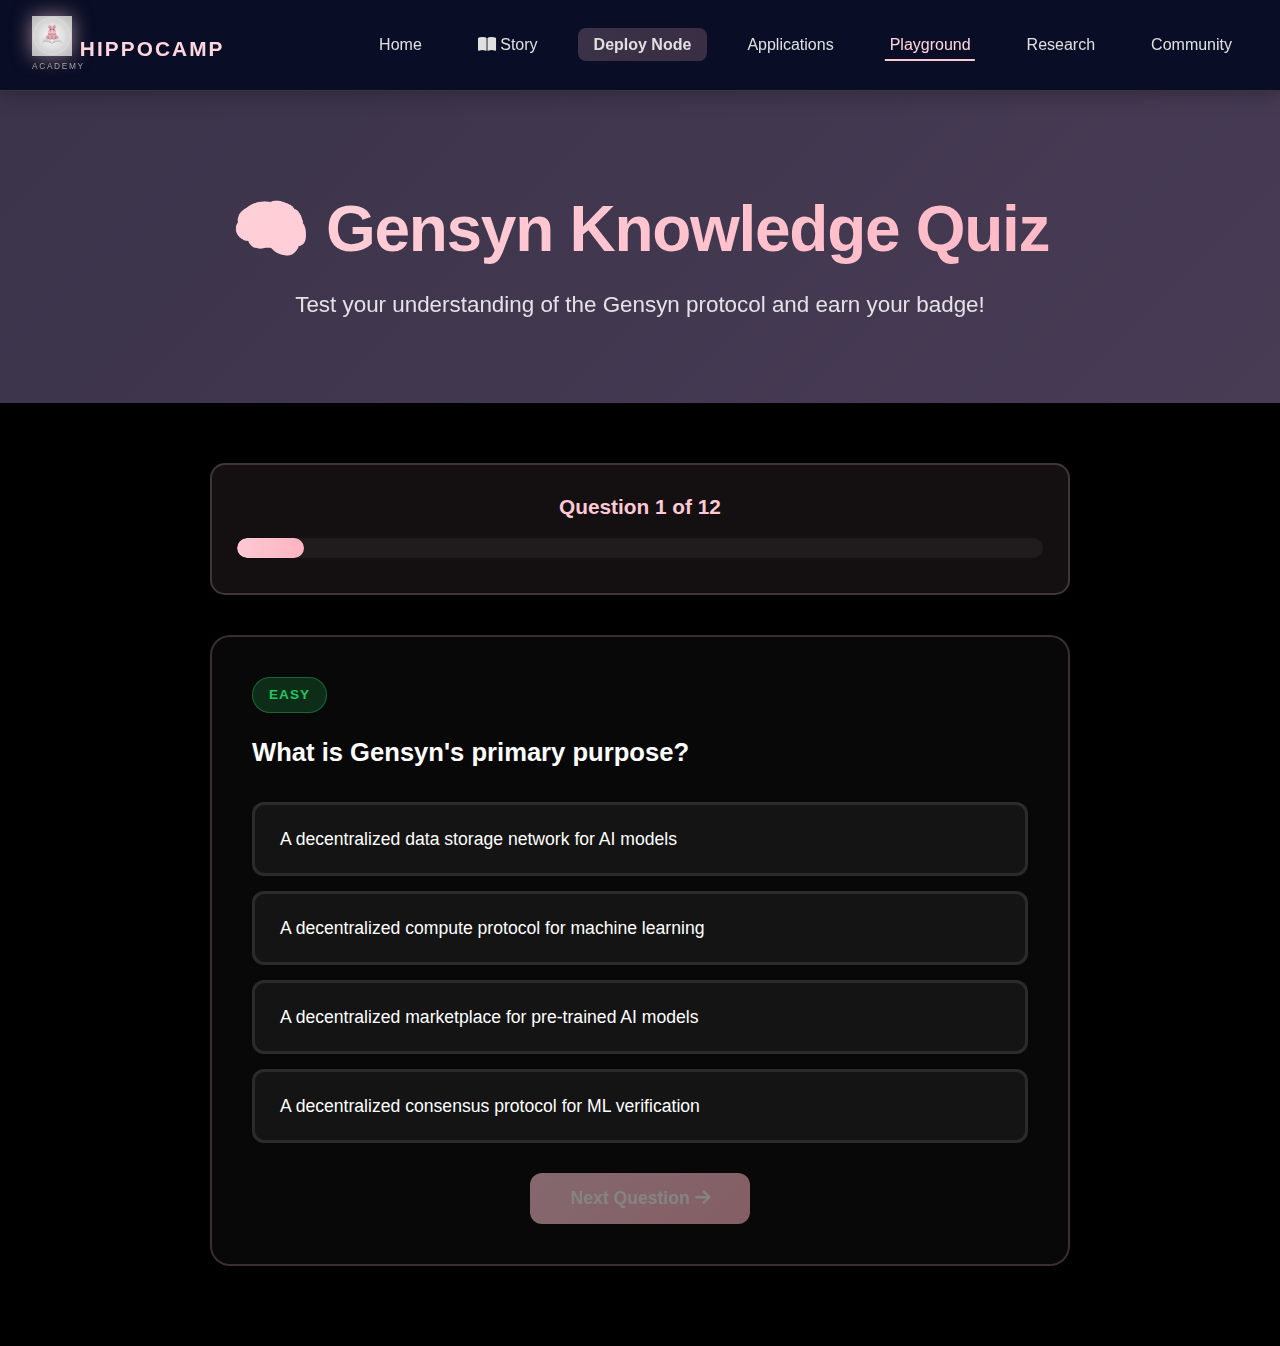
<file: code-playground.html>
<!DOCTYPE html>
<html lang="en">
<head>
    <meta charset="UTF-8">
    <meta name="viewport" content="width=device-width, initial-scale=1.0">
    <title>Knowledge Quiz - Hippocamp Academy</title>
    <meta name="theme-color" content="#FFC9D4">
    
    <link rel="stylesheet" href="styles.css">
    <link rel="stylesheet" href="home-enhanced.css">
    <link rel="stylesheet" href="https://cdnjs.cloudflare.com/ajax/libs/font-awesome/6.4.0/css/all.min.css">
    
    <style>
        .quiz-hero {
            background: linear-gradient(135deg, rgba(255, 201, 212, 0.2) 0%, rgba(255, 175, 191, 0.2) 50%, rgba(255, 143, 163, 0.2) 100%);
            background-size: 200% 200%;
            animation: gradientShift 15s ease infinite;
            padding: 100px 20px 80px;
            text-align: center;
            color: white;
            margin-bottom: 60px;
            position: relative;
            overflow: hidden;
        }

        .quiz-hero::before {
            content: '';
            position: absolute;
            top: 0;
            left: 0;
            right: 0;
            bottom: 0;
            background: linear-gradient(135deg, #0a0e27 0%, #1a1f3a 100%);
            z-index: -1;
        }

        @keyframes gradientShift {
            0% { background-position: 0% 50%; }
            50% { background-position: 100% 50%; }
            100% { background-position: 0% 50%; }
        }

        .quiz-hero h1 {
            font-size: clamp(2.5rem, 5vw, 4rem);
            margin: 0 0 20px 0;
            font-weight: 900;
            background: linear-gradient(135deg, var(--primary-light), var(--primary-dark));
            -webkit-background-clip: text;
            -webkit-text-fill-color: transparent;
            background-clip: text;
        }

        .quiz-hero p {
            font-size: 1.4em;
            opacity: 0.95;
            margin: 0;
            color: rgba(255, 255, 255, 0.9);
        }

        .quiz-container {
            max-width: 900px;
            margin: 0 auto 80px;
            padding: 0 20px;
        }

        .quiz-progress {
            background: rgba(255, 201, 212, 0.08);
            border: 2px solid rgba(255, 201, 212, 0.2);
            border-radius: 15px;
            padding: 25px;
            margin-bottom: 40px;
            text-align: center;
        }

        .progress-text {
            font-size: 1.3em;
            color: var(--primary-color);
            font-weight: 700;
            margin-bottom: 15px;
        }

        .progress-bar-container {
            background: rgba(255, 255, 255, 0.05);
            border-radius: 10px;
            height: 20px;
            overflow: hidden;
            margin-bottom: 10px;
        }

        .progress-fill {
            background: linear-gradient(90deg, var(--primary-color), var(--primary-dark));
            height: 100%;
            transition: width 0.5s ease;
            border-radius: 10px;
        }

        .quiz-card {
            background: rgba(255, 255, 255, 0.03);
            border: 2px solid rgba(255, 201, 212, 0.2);
            border-radius: 20px;
            padding: 40px;
            margin-bottom: 30px;
            animation: fadeIn 0.5s ease;
        }

        @keyframes fadeIn {
            from { opacity: 0; transform: translateY(20px); }
            to { opacity: 1; transform: translateY(0); }
        }

        .difficulty-badge {
            display: inline-block;
            padding: 6px 16px;
            border-radius: 20px;
            font-size: 0.85rem;
            font-weight: 700;
            margin-bottom: 20px;
            text-transform: uppercase;
            letter-spacing: 1px;
        }

        .difficulty-easy {
            background: rgba(34, 197, 94, 0.2);
            color: #22c55e;
            border: 1px solid rgba(34, 197, 94, 0.4);
        }

        .difficulty-medium {
            background: rgba(255, 201, 212, 0.2);
            color: var(--primary-color);
            border: 1px solid rgba(255, 201, 212, 0.4);
        }

        .difficulty-hard {
            background: rgba(239, 68, 68, 0.2);
            color: #ef4444;
            border: 1px solid rgba(239, 68, 68, 0.4);
        }

        .quiz-question {
            font-size: 1.6em;
            font-weight: 700;
            color: white;
            margin: 0 0 30px 0;
            line-height: 1.5;
        }

        .quiz-options {
            display: flex;
            flex-direction: column;
            gap: 15px;
        }

        .quiz-option {
            background: rgba(255, 255, 255, 0.05);
            border: 3px solid rgba(255, 255, 255, 0.1);
            border-radius: 12px;
            padding: 20px 25px;
            color: white;
            font-size: 1.1em;
            cursor: pointer;
            transition: all 0.3s ease;
            position: relative;
        }

        .quiz-option:hover {
            background: rgba(255, 255, 255, 0.1);
            border-color: rgba(255, 201, 212, 0.5);
            transform: translateX(10px);
        }

        .quiz-option.selected {
            background: rgba(255, 201, 212, 0.15);
            border-color: var(--primary-color);
        }

        .quiz-option.correct {
            background: rgba(34, 197, 94, 0.2);
            border-color: #22c55e;
            animation: correctPulse 0.5s ease;
        }

        .quiz-option.incorrect {
            background: rgba(239, 68, 68, 0.2);
            border-color: #ef4444;
            animation: shake 0.5s ease;
        }

        @keyframes correctPulse {
            0%, 100% { transform: scale(1); }
            50% { transform: scale(1.02); }
        }

        @keyframes shake {
            0%, 100% { transform: translateX(0); }
            25% { transform: translateX(-10px); }
            75% { transform: translateX(10px); }
        }

        .quiz-explanation {
            display: none;
            margin-top: 20px;
            padding: 20px;
            background: rgba(255, 201, 212, 0.1);
            border-left: 4px solid var(--primary-color);
            border-radius: 8px;
            color: rgba(255, 255, 255, 0.9);
            font-size: 1em;
            line-height: 1.7;
        }

        .quiz-explanation.show {
            display: block;
            animation: fadeIn 0.5s ease;
        }

        .quiz-actions {
            display: flex;
            gap: 15px;
            margin-top: 30px;
            justify-content: center;
        }

        .btn-quiz {
            padding: 15px 40px;
            border: none;
            border-radius: 12px;
            font-size: 1.1em;
            font-weight: 700;
            cursor: pointer;
            transition: all 0.3s ease;
        }

        .btn-next {
            background: linear-gradient(135deg, var(--primary-color), var(--primary-dark));
            color: white;
        }

        .btn-next:hover {
            transform: translateY(-3px);
            box-shadow: 0 10px 30px rgba(255, 201, 212, 0.5);
        }

        .btn-next:disabled {
            opacity: 0.5;
            cursor: not-allowed;
            transform: none;
        }

        /* Results Screen */
        .results-screen {
            display: none;
            text-align: center;
            padding: 60px 20px;
        }

        .results-screen.show {
            display: block;
            animation: fadeIn 0.5s ease;
        }

        .results-title {
            font-size: 3em;
            margin: 0 0 20px 0;
            color: white;
        }

        .score-display {
            font-size: clamp(4rem, 10vw, 8rem);
            font-weight: 900;
            background: linear-gradient(135deg, var(--primary-light), var(--primary-dark), var(--accent-color));
            -webkit-background-clip: text;
            -webkit-text-fill-color: transparent;
            background-clip: text;
            margin: 30px 0;
            line-height: 1;
            perspective: 1000px;
            transform-style: preserve-3d;
            transition: transform 0.1s ease-out;
            cursor: default;
        }

        .score-display:hover {
            transform: scale(1.05);
        }

        .score-message {
            font-size: 1.8em;
            color: rgba(255, 255, 255, 0.9);
            margin: 30px 0;
            font-weight: 600;
        }

        .badge-container {
            margin: 40px 0;
            padding: 40px;
            background: rgba(255, 201, 212, 0.1);
            border: 3px solid var(--primary-color);
            border-radius: 20px;
            display: inline-block;
            perspective: 1000px;
            transition: all 0.1s ease-out;
            transform-style: preserve-3d;
            cursor: pointer;
            box-shadow: 0 10px 30px rgba(255, 201, 212, 0.2);
        }

        .badge-container:hover {
            box-shadow: 0 20px 50px rgba(255, 201, 212, 0.4);
        }

        .badge-content {
            transform-style: preserve-3d;
            transition: transform 0.1s ease-out;
        }

        .badge-icon {
            font-size: 6em;
            margin-bottom: 20px;
            animation: badgeFloat 2s ease-in-out infinite;
        }

        @keyframes badgeFloat {
            0%, 100% { transform: translateY(0); }
            50% { transform: translateY(-10px); }
        }

        .badge-title {
            font-size: 2em;
            font-weight: 900;
            background: linear-gradient(135deg, var(--primary-light), var(--accent-color));
            -webkit-background-clip: text;
            -webkit-text-fill-color: transparent;
            background-clip: text;
            margin-bottom: 10px;
        }

        .badge-subtitle {
            color: rgba(255, 255, 255, 0.7);
            font-size: 1.2em;
        }

        /* Name Input Styling */
        .name-input-container {
            margin: 40px auto;
            max-width: 400px;
        }

        .name-label {
            display: block;
            color: rgba(255, 255, 255, 0.9);
            font-size: 1.1em;
            font-weight: 600;
            margin-bottom: 12px;
            text-align: center;
        }

        .name-input {
            width: 100%;
            padding: 15px 20px;
            background: rgba(255, 255, 255, 0.05);
            border: 2px solid rgba(255, 201, 212, 0.3);
            border-radius: 12px;
            color: white;
            font-size: 1.1em;
            font-weight: 600;
            text-align: center;
            transition: all 0.3s ease;
            outline: none;
        }

        .name-input::placeholder {
            color: rgba(255, 255, 255, 0.4);
        }

        .name-input:focus {
            border-color: var(--primary-color);
            background: rgba(255, 255, 255, 0.08);
            box-shadow: 0 0 20px rgba(255, 201, 212, 0.3);
        }

        .results-actions {
            display: flex;
            gap: 20px;
            justify-content: center;
            margin-top: 50px;
            flex-wrap: wrap;
        }

        .btn-share {
            padding: 20px 50px;
            background: linear-gradient(135deg, #1DA1F2, #0d8bd9);
            border: none;
            border-radius: 12px;
            color: white;
            font-size: 1.2em;
            font-weight: 700;
            cursor: pointer;
            transition: all 0.3s ease;
            display: inline-flex;
            align-items: center;
            gap: 12px;
        }

        .btn-share:hover {
            transform: translateY(-3px);
            box-shadow: 0 15px 35px rgba(29, 161, 242, 0.4);
        }

        .btn-restart {
            padding: 20px 50px;
            background: linear-gradient(135deg, var(--primary-color), var(--primary-dark));
            border: none;
            border-radius: 12px;
            color: white;
            font-size: 1.2em;
            font-weight: 700;
            cursor: pointer;
            transition: all 0.3s ease;
        }

        .btn-restart:hover {
            transform: translateY(-3px);
            box-shadow: 0 15px 35px rgba(255, 201, 212, 0.5);
        }

        @media (max-width: 768px) {
            .quiz-hero h1 { font-size: 2.5em; }
            .quiz-hero p { font-size: 1.1em; }
            .quiz-card { padding: 25px; }
            .quiz-question { font-size: 1.3em; }
            .score-display { font-size: 5em; }
            .badge-icon { font-size: 4em; }
            .results-actions { flex-direction: column; }
            .btn-share, .btn-restart { width: 100%; justify-content: center; }
        }
    </style>
</head>
<body>
    <!-- Navigation -->
    <nav class="navbar sticky-nav" id="navbar" role="navigation" aria-label="Main navigation">
        <div class="nav-container">
            <div class="logo">
                <a href="index.html" class="logo-link" aria-label="Hippocamp Academy Home">
                    <img src="Hippocamp logo.png" alt="Hippocamp Academy" class="logo-icon">
                    <span>HIPPOCAMP<span class="logo-sub">academy</span></span>
                </a>
            </div>
            <button class="nav-toggle" id="navToggle" aria-label="Toggle navigation menu" aria-expanded="false">
                <span></span>
                <span></span>
                <span></span>
            </button>
            <ul class="nav-links" id="navLinks" role="menubar">
                <li role="none"><a href="index.html#home" class="nav-link" role="menuitem">Home</a></li>
                <li role="none" class="story-menu-item"><a href="#" class="nav-link story-rewatch" role="menuitem" onclick="triggerGensynStory(); return false;"><i class="fas fa-book-open"></i> Story</a></li>
                <li role="none"><a href="index.html#node-setup" class="nav-link nav-highlight" role="menuitem">Deploy Node</a></li>
                <li role="none"><a href="index.html#applications" class="nav-link" role="menuitem">Applications</a></li>
                <li role="none"><a href="code-playground.html" class="nav-link active" role="menuitem">Playground</a></li>
                <li role="none"><a href="index.html#research" class="nav-link" role="menuitem">Research</a></li>
                <li role="none"><a href="index.html#community" class="nav-link" role="menuitem">Community</a></li>
            </ul>
        </div>
    </nav>

    <div class="quiz-hero">
        <h1>🧠 Gensyn Knowledge Quiz</h1>
        <p>Test your understanding of the Gensyn protocol and earn your badge!</p>
    </div>

    <div class="quiz-container">
        <!-- Quiz Progress -->
        <div class="quiz-progress">
            <div class="progress-text">Question <span id="currentQ">1</span> of 12</div>
            <div class="progress-bar-container">
                <div class="progress-fill" id="progressBar" style="width: 8.33%"></div>
            </div>
        </div>

        <!-- Quiz Card -->
        <div class="quiz-card" id="quizCard">
            <!-- Questions will be dynamically inserted here -->
        </div>

        <!-- Results Screen -->
        <div class="results-screen" id="resultsScreen">
            <h2 class="results-title">Quiz Complete! 🎉</h2>
            <div class="score-display" id="scoreDisplay"></div>
            <div class="score-message" id="scoreMessage"></div>
            
            <div class="badge-container" id="badgeContainer" style="display: none;">
                <div class="badge-icon" id="badgeIcon"></div>
                <div class="badge-title" id="badgeTitle"></div>
                <div class="badge-subtitle" id="badgeSubtitle"></div>
            </div>

            <!-- Name Input for Score Card -->
            <div class="name-input-container">
                <label for="userName" class="name-label">Your Name (for score card):</label>
                <input 
                    type="text" 
                    id="userName" 
                    class="name-input" 
                    placeholder="Enter your name..." 
                    maxlength="20"
                />
            </div>

            <div class="results-actions">
                <button class="btn-share" onclick="shareOnX(event)">
                    <i class="fab fa-twitter"></i> Share on X
                </button>
                <button class="btn-restart" onclick="restartQuiz()">
                    <i class="fas fa-redo"></i> Retake Quiz
                </button>
            </div>
        </div>
    </div>

    <script src="script.js"></script>
    <script>
        const quizDataBase = [
            {
                question: "What is Gensyn's primary purpose?",
                options: [
                    "A decentralized compute protocol for machine learning",
                    "A decentralized data storage network for AI models",
                    "A decentralized marketplace for pre-trained AI models",
                    "A decentralized consensus protocol for ML verification"
                ],
                correct: 0,
                difficulty: "easy",
                explanation: "Gensyn is a decentralized protocol that creates a global marketplace for machine learning computation, connecting anyone with compute power to developers who need it for AI training."
            },
            {
                question: "Which component verifies computation integrity in Gensyn?",
                options: [
                    "The Oracle system validates all node computations",
                    "The Judge system ensures consensus and verification",
                    "The Validator system processes verification requests",
                    "The Arbiter system manages dispute resolution"
                ],
                correct: 1,
                difficulty: "easy",
                explanation: "Judge is an autonomous model verification system that runs automatically with RL Swarm nodes to ensure computation integrity and consensus in a trustless manner."
            },
            {
                question: "What is the minimum RAM requirement for a CPU-only Gensyn node?",
                options: [
                    "32GB RAM with 4-core processor minimum",
                    "16GB RAM with 8-core processor minimum",
                    "64GB RAM with 8-core processor minimum",
                    "24GB RAM with 6-core processor minimum"
                ],
                correct: 0,
                difficulty: "easy",
                explanation: "To run a Gensyn node with CPU only, you need a minimum of 32GB RAM. GPU nodes require 8GB+ VRAM."
            },
            {
                question: "What does RL Swarm enable in decentralized training?",
                options: [
                    "Collaborative reinforcement learning across distributed nodes",
                    "Rapid layer-wise synchronization for model weights",
                    "Resource-limited swarm intelligence for edge devices",
                    "Randomized learning schedules for worker nodes"
                ],
                correct: 0,
                difficulty: "easy",
                explanation: "RL Swarm is Reinforcement Learning Swarm - a peer-to-peer system where multiple AI models train collaboratively, sharing insights and learning from collective experiences."
            },
            {
                question: "How many active nodes are on the Gensyn testnet?",
                options: [
                    "Over 12,000 nodes across global infrastructure",
                    "Over 8,000 nodes across global infrastructure",
                    "Over 15,000 nodes across global infrastructure",
                    "Over 10,000 nodes across global infrastructure"
                ],
                correct: 0,
                difficulty: "easy",
                explanation: "Gensyn's testnet has grown to over 12,000 active nodes, demonstrating strong community participation and network growth."
            },
            {
                question: "In SAPO, what does 'selective activation' specifically refer to?",
                options: [
                    "Dynamically choosing which policy gradient updates to apply based on advantage estimates",
                    "Selectively activating neural network layers during forward passes",
                    "Choosing which nodes participate in each training round",
                    "Activating specific model parameters for gradient computation"
                ],
                correct: 0,
                difficulty: "hard",
                explanation: "SAPO (Selective Activation of Policy Optimization) selectively activates policy gradient updates based on advantage estimates, wrapping around policy gradient algorithms for more efficient language model post-training using collective reinforcement learning."
            },
            {
                question: "How does CheckFree achieve fault tolerance without checkpointing?",
                options: [
                    "By reconstructing lost gradients from remaining workers using gradient algebra",
                    "By maintaining redundant computation across multiple worker sets",
                    "By storing intermediate activations in distributed memory",
                    "By recomputing only the failed batch iterations"
                ],
                correct: 0,
                difficulty: "hard",
                explanation: "CheckFree reconstructs lost gradients from remaining workers using gradient algebra, achieving fault tolerance without requiring checkpointing or redundant computation, making distributed training more efficient."
            },
            {
                question: "What communication pattern does NoLoCo use instead of all-reduce?",
                options: [
                    "Gossip-based gradient exchange with local neighbor aggregation",
                    "Hierarchical tree-based gradient aggregation with master nodes",
                    "Ring-based gradient passing with sequential updates",
                    "Star topology with central parameter server coordination"
                ],
                correct: 0,
                difficulty: "hard",
                explanation: "NoLoCo replaces global synchronization (all-reduce) with a gossip method for gradient exchange, enabling more efficient training of large models in heterogeneous, decentralized networks where traditional all-reduce would be a bottleneck."
            },
            {
                question: "What is SkipPipe's key optimization for pipeline parallelism?",
                options: [
                    "Strategically skipping backward pass communications for certain micro-batches",
                    "Skipping gradient synchronization for low-variance parameters",
                    "Bypassing activation checkpointing for memory-efficient layers",
                    "Omitting forward pass computations for frozen model stages"
                ],
                correct: 0,
                difficulty: "hard",
                explanation: "SkipPipe uses pipeline parallelism with strategic skipping of certain backward pass communications for micro-batches, significantly reducing bandwidth requirements in heterogeneous networks while maintaining model quality."
            },
            {
                question: "What cryptographic technique does Verde combine with statistical sampling?",
                options: [
                    "Zero-knowledge proofs for gradient verification with probabilistic checking",
                    "Homomorphic encryption for secure gradient aggregation",
                    "Multi-party computation for distributed model evaluation",
                    "Merkle trees for tamper-proof gradient transmission"
                ],
                correct: 0,
                difficulty: "hard",
                explanation: "Verde employs probabilistic verification using statistical sampling combined with zero-knowledge cryptographic proofs to verify ML computations are done correctly over untrusted nodes, providing strong guarantees while being orders of magnitude more efficient than re-computation."
            },
            {
                question: "In RL Swarm's collective learning, how do agents share experience?",
                options: [
                    "Through distributed replay buffers with prioritized sampling across peers",
                    "By broadcasting state-action pairs to all network participants",
                    "Using centralized experience aggregation on coordinator nodes",
                    "Via model weight averaging after independent training episodes"
                ],
                correct: 0,
                difficulty: "hard",
                explanation: "RL Swarm agents share experiences through distributed replay buffers with prioritized sampling across peers, enabling collaborative learning where agents benefit from collective experiences while maintaining decentralization."
            },
            {
                question: "What mechanism does Gensyn's Judge use to prevent Byzantine behavior?",
                options: [
                    "Probabilistic verification with stake-weighted dispute resolution and slashing",
                    "Proof-of-work challenges for each computation submission",
                    "Trusted execution environments for all gradient computations",
                    "Majority voting with reputation-based node weighting"
                ],
                correct: 0,
                difficulty: "hard",
                explanation: "Judge uses probabilistic verification combined with stake-weighted dispute resolution and slashing mechanisms to prevent Byzantine behavior, ensuring honest computation without requiring trusted hardware or excessive re-computation."
            }
        ];

        // Shuffle options for each quiz attempt
        let quizData = [];
        
        function shuffleOptions(questions) {
            return questions.map(q => {
                const correctAnswer = q.options[q.correct];
                const shuffledOptions = [...q.options].sort(() => Math.random() - 0.5);
                const newCorrectIndex = shuffledOptions.indexOf(correctAnswer);
                
                return {
                    ...q,
                    options: shuffledOptions,
                    correct: newCorrectIndex
                };
            });
        }
        
        // Initialize quiz with shuffled options
        quizData = shuffleOptions(quizDataBase);

        let currentQuestion = 0;
        let score = 0;
        let answered = false;
        let attemptCount = parseInt(localStorage.getItem('quizAttemptCount') || '0');

        function renderQuestion() {
            const q = quizData[currentQuestion];
            const card = document.getElementById('quizCard');
            
            const difficultyClass = `difficulty-${q.difficulty}`;
            
            card.innerHTML = `
                <span class="${difficultyClass} difficulty-badge">${q.difficulty}</span>
                <div class="quiz-question">${q.question}</div>
                <div class="quiz-options">
                    ${q.options.map((option, index) => `
                        <div class="quiz-option" onclick="selectAnswer(${index})">
                            ${option}
                        </div>
                    `).join('')}
                </div>
                <div class="quiz-explanation" id="explanation">${q.explanation}</div>
                <div class="quiz-actions">
                    <button class="btn-quiz btn-next" id="nextBtn" onclick="nextQuestion()" disabled>
                        ${currentQuestion < quizData.length - 1 ? 'Next Question' : 'View Results'} <i class="fas fa-arrow-right"></i>
                    </button>
                </div>
            `;

            document.getElementById('currentQ').textContent = currentQuestion + 1;
            document.getElementById('progressBar').style.width = `${((currentQuestion + 1) / quizData.length) * 100}%`;
            
            answered = false;
        }

        function selectAnswer(selected) {
            if (answered) return;
            
            answered = true;
            const q = quizData[currentQuestion];
            const options = document.querySelectorAll('.quiz-option');
            
            options[selected].classList.add('selected');
            
            setTimeout(() => {
                options.forEach((option, index) => {
                    if (index === q.correct) {
                        option.classList.add('correct');
                    } else if (index === selected) {
                        option.classList.add('incorrect');
                    }
                    option.style.pointerEvents = 'none';
                });

                if (selected === q.correct) {
                    score++;
                }

                document.getElementById('explanation').classList.add('show');
                document.getElementById('nextBtn').disabled = false;
            }, 300);
        }

        function nextQuestion() {
            if (!answered) return;
            
            currentQuestion++;
            
            if (currentQuestion < quizData.length) {
                renderQuestion();
            } else {
                showResults();
            }
        }

        function showResults() {
            document.getElementById('quizCard').style.display = 'none';
            document.querySelector('.quiz-progress').style.display = 'none';
            
            // Increment attempt count
            attemptCount++;
            localStorage.setItem('quizAttemptCount', attemptCount.toString());
            
            const resultsScreen = document.getElementById('resultsScreen');
            const scoreDisplay = document.getElementById('scoreDisplay');
            const scoreMessage = document.getElementById('scoreMessage');
            const badgeContainer = document.getElementById('badgeContainer');
            const badgeIcon = document.getElementById('badgeIcon');
            const badgeTitle = document.getElementById('badgeTitle');
            const badgeSubtitle = document.getElementById('badgeSubtitle');
            
            resultsScreen.classList.add('show');
            scoreDisplay.textContent = `${score}/12`;
            
            // Generate attempt text
            const attemptText = getAttemptText(attemptCount);
            
            let message = '';
            let badge = null;
            
            if (score === 12) {
                message = "Outstanding! You're a Gensyn Master! 👑";
                badge = {
                    icon: '👑',
                    title: 'Master',
                    subtitle: `You are a true OG of Gensyn! ${attemptText}`
                };
            } else if (score >= 10) {
                message = "Outstanding! You're a Gensyn Master! 👑";
                badge = {
                    icon: '👑',
                    title: 'Master',
                    subtitle: `Elite Level Knowledge • ${attemptText}`
                };
            } else if (score >= 5) {
                message = "Great job! You're a Gensyn Pioneer! 🏆";
                badge = {
                    icon: '🏆',
                    title: 'Pioneer',
                    subtitle: `You know Gensyn but not quite fully yet! • ${attemptText}`
                };
            } else {
                message = "Keep learning, Rover! You're on the right path! 🦛";
                badge = {
                    icon: '🦛',
                    title: 'Rover',
                    subtitle: `You forgot to read the research page? • ${attemptText}`
                };
            }
            
            scoreMessage.textContent = message;
            
            if (badge) {
                badgeContainer.style.display = 'inline-block';
                badgeIcon.textContent = badge.icon;
                badgeTitle.textContent = badge.title;
                badgeSubtitle.textContent = badge.subtitle;
                
                // Add 3D tilt effect to badge container
                add3DTiltEffect(badgeContainer);
            }
            
            // Add 3D tilt effect to score display
            add3DTiltEffect(scoreDisplay);
        }

        // Generate attempt text
        function getAttemptText(attempt) {
            const ordinals = ['', 'first', 'second', 'third', 'fourth', 'fifth', 'sixth', 'seventh', 'eighth', 'ninth', 'tenth'];
            
            if (attempt === 1) {
                return 'Aced in one shot! 🎯';
            } else if (attempt <= 10) {
                return `Aced in ${ordinals[attempt]} attempt`;
            } else {
                return `Aced in ${attempt}th attempt`;
            }
        }

        // 3D Tilt Effect Function
        function add3DTiltEffect(element) {
            element.addEventListener('mousemove', (e) => {
                const rect = element.getBoundingClientRect();
                const x = e.clientX - rect.left;
                const y = e.clientY - rect.top;
                
                const centerX = rect.width / 2;
                const centerY = rect.height / 2;
                
                const rotateX = ((y - centerY) / centerY) * -10; // Max 10deg tilt
                const rotateY = ((x - centerX) / centerX) * 10;
                
                element.style.transform = `perspective(1000px) rotateX(${rotateX}deg) rotateY(${rotateY}deg)`;
            });
            
            element.addEventListener('mouseleave', () => {
                element.style.transform = 'perspective(1000px) rotateX(0deg) rotateY(0deg)';
            });
        }

        async function generateScoreCard() {
            // Create canvas with Twitter card dimensions
            const canvas = document.createElement('canvas');
            canvas.width = 1200;
            canvas.height = 630;
            const ctx = canvas.getContext('2d');

            // Determine rank based on score
            const getRank = (score) => {
                if (score >= 10) return { title: "Master", color: "#FFB6D9" };
                if (score >= 5) return { title: "Pioneer", color: "#FFC8E0" };
                return { title: "Rover", color: "#FFE0E8" };
            };
            
            const rank = getRank(score);
            const percentage = Math.round((score / 12) * 100);

            return new Promise((resolve, reject) => {
                // Create gradient background
                const bgGradient = ctx.createLinearGradient(0, 0, canvas.width, canvas.height);
                bgGradient.addColorStop(0, '#0a0e27');
                bgGradient.addColorStop(0.5, '#1a1f3a');
                bgGradient.addColorStop(1, '#0a0e27');
                ctx.fillStyle = bgGradient;
                ctx.fillRect(0, 0, canvas.width, canvas.height);

                // Add decorative elements
                ctx.strokeStyle = 'rgba(255, 182, 217, 0.15)';
                ctx.lineWidth = 2;
                
                // Draw circuit-like lines
                for (let i = 0; i < 8; i++) {
                    ctx.beginPath();
                    const startX = Math.random() * canvas.width;
                    const startY = Math.random() * canvas.height;
                    ctx.moveTo(startX, startY);
                    ctx.lineTo(startX + (Math.random() * 200 - 100), startY + (Math.random() * 200 - 100));
                    ctx.stroke();
                }

                // Draw node circles
                for (let i = 0; i < 15; i++) {
                    ctx.beginPath();
                    ctx.arc(
                        Math.random() * canvas.width,
                        Math.random() * canvas.height,
                        Math.random() * 3 + 1,
                        0,
                        Math.PI * 2
                    );
                    ctx.fillStyle = `rgba(255, 182, 217, ${Math.random() * 0.3 + 0.1})`;
                    ctx.fill();
                }

                // Draw main card container
                const cardX = 100;
                const cardY = 80;
                const cardWidth = canvas.width - 200;
                const cardHeight = canvas.height - 160;
                const cornerRadius = 30;

                // Card background with gradient
                const cardGradient = ctx.createLinearGradient(cardX, cardY, cardX, cardY + cardHeight);
                cardGradient.addColorStop(0, 'rgba(26, 31, 58, 0.95)');
                cardGradient.addColorStop(1, 'rgba(15, 20, 40, 0.95)');
                
                ctx.fillStyle = cardGradient;
                ctx.beginPath();
                ctx.roundRect(cardX, cardY, cardWidth, cardHeight, cornerRadius);
                ctx.fill();

                // Card border with glow
                ctx.strokeStyle = rank.color;
                ctx.lineWidth = 3;
                ctx.shadowBlur = 20;
                ctx.shadowColor = rank.color;
                ctx.stroke();
                ctx.shadowBlur = 0;

                // Draw Gensyn pixelated logo at top
                const logoSize = 60;
                const logoX = canvas.width / 2 - logoSize / 2;
                const logoY = cardY + 25;
                const pixelSize = 5;
                
                // Gensyn logo pixel pattern (simplified hippo head)
                const logoPattern = [
                    [0,0,1,1,1,1,1,1,1,1,0,0],
                    [0,1,1,0,0,0,0,0,0,1,1,0],
                    [1,1,0,1,0,0,0,0,1,0,1,1],
                    [1,1,0,0,0,0,0,0,0,0,1,1],
                    [1,1,0,0,0,0,0,0,0,0,1,1],
                    [1,1,0,0,0,0,0,0,0,0,1,1],
                    [0,1,1,0,0,0,0,0,0,1,1,0],
                    [0,0,1,1,1,1,1,1,1,1,0,0]
                ];
                
                ctx.fillStyle = rank.color;
                logoPattern.forEach((row, y) => {
                    row.forEach((pixel, x) => {
                        if (pixel === 1) {
                            ctx.fillRect(
                                logoX + x * pixelSize,
                                logoY + y * pixelSize,
                                pixelSize,
                                pixelSize
                            );
                        }
                    });
                });

                // Gensyn text below logo
                ctx.font = 'bold 28px Inter, sans-serif';
                ctx.fillStyle = '#FFB6D9';
                ctx.textAlign = 'center';
                ctx.fillText('GENSYN', canvas.width / 2, logoY + 70);

                // Subtitle
                ctx.font = '18px Inter, sans-serif';
                ctx.fillStyle = 'rgba(255, 255, 255, 0.7)';
                ctx.fillText('Knowledge Quiz', canvas.width / 2, logoY + 95);

                // Main score display
                ctx.font = 'bold 140px Inter, sans-serif';
                ctx.textAlign = 'center';
                ctx.textBaseline = 'middle';

                // Score gradient
                const scoreGradient = ctx.createLinearGradient(
                    canvas.width / 2 - 150, 
                    canvas.height / 2 - 50, 
                    canvas.width / 2 + 150, 
                    canvas.height / 2 + 50
                );
                scoreGradient.addColorStop(0, '#FFD6DE');
                scoreGradient.addColorStop(0.5, '#FFAFBF');
                scoreGradient.addColorStop(1, '#FF8FA3');
                
                ctx.fillStyle = scoreGradient;
                ctx.shadowBlur = 30;
                ctx.shadowColor = rank.color;
                ctx.fillText(`${score}/12`, canvas.width / 2, canvas.height / 2 - 10);
                ctx.shadowBlur = 0;

                // Get user name from input field
                const userNameInput = document.getElementById('userName');
                const userName = userNameInput && userNameInput.value.trim() ? userNameInput.value.trim() : 'Anonymous';

                // Rank badge (moved up since we removed percentage)
                const badgeY = canvas.height / 2 + 100;
                const badgeWidth = userName.length > 12 ? 300 : 250;
                const badgeHeight = 50;
                const badgeX = canvas.width / 2 - badgeWidth / 2;

                // Badge background
                const badgeGradient = ctx.createLinearGradient(badgeX, badgeY, badgeX + badgeWidth, badgeY);
                badgeGradient.addColorStop(0, `${rank.color}20`);
                badgeGradient.addColorStop(0.5, `${rank.color}40`);
                badgeGradient.addColorStop(1, `${rank.color}20`);
                
                ctx.fillStyle = badgeGradient;
                ctx.beginPath();
                ctx.roundRect(badgeX, badgeY, badgeWidth, badgeHeight, 25);
                ctx.fill();

                // Badge border
                ctx.strokeStyle = rank.color;
                ctx.lineWidth = 2;
                ctx.stroke();

                // Badge text with user name
                ctx.font = 'bold 28px Inter, sans-serif';
                ctx.fillStyle = '#FFFFFF';
                ctx.textAlign = 'center';
                const badgeText = `${userName} • ${rank.title.toUpperCase()}`;
                ctx.fillText(badgeText, canvas.width / 2, badgeY + 33);

                // Attempt text below badge
                const attemptText = getAttemptText(attemptCount);
                ctx.font = '20px Inter, sans-serif';
                ctx.fillStyle = 'rgba(255, 200, 224, 0.9)';
                ctx.fillText(attemptText, canvas.width / 2, badgeY + 75);

                // Bottom branding
                ctx.font = '18px Inter, sans-serif';
                ctx.fillStyle = 'rgba(255, 182, 217, 0.6)';
                ctx.fillText('Hippocamp Academy 🦛', canvas.width / 2, cardY + cardHeight - 30);

                // Decorative corner elements
                ctx.strokeStyle = rank.color;
                ctx.lineWidth = 3;
                
                // Top left corner
                ctx.beginPath();
                ctx.moveTo(cardX + 40, cardY + 20);
                ctx.lineTo(cardX + 20, cardY + 20);
                ctx.lineTo(cardX + 20, cardY + 40);
                ctx.stroke();

                // Top right corner
                ctx.beginPath();
                ctx.moveTo(cardX + cardWidth - 40, cardY + 20);
                ctx.lineTo(cardX + cardWidth - 20, cardY + 20);
                ctx.lineTo(cardX + cardWidth - 20, cardY + 40);
                ctx.stroke();

                // Bottom left corner
                ctx.beginPath();
                ctx.moveTo(cardX + 20, cardY + cardHeight - 40);
                ctx.lineTo(cardX + 20, cardY + cardHeight - 20);
                ctx.lineTo(cardX + 40, cardY + cardHeight - 20);
                ctx.stroke();

                // Bottom right corner
                ctx.beginPath();
                ctx.moveTo(cardX + cardWidth - 20, cardY + cardHeight - 40);
                ctx.lineTo(cardX + cardWidth - 20, cardY + cardHeight - 20);
                ctx.lineTo(cardX + cardWidth - 40, cardY + cardHeight - 20);
                ctx.stroke();

                // Convert canvas to blob
                canvas.toBlob((blob) => {
                    resolve(blob);
                }, 'image/png');
            });
        }

        async function shareOnX(event) {
            try {
                // Show loading state on button
                const shareBtn = event ? event.target.closest('.btn-share') : document.querySelector('.btn-share');
                if (!shareBtn) return;
                
                const originalText = shareBtn.innerHTML;
                shareBtn.innerHTML = '<i class="fas fa-spinner fa-spin"></i> Generating...';
                shareBtn.disabled = true;
                
                // Generate the score card image
                const imageBlob = await generateScoreCard();
                
                // Create a temporary URL for the image
                const imageUrl = URL.createObjectURL(imageBlob);
                
                // Determine rank for tweet text
                const getRankForTweet = (score) => {
                    if (score >= 10) return { title: "Master", emoji: "👑" };
                    if (score >= 5) return { title: "Pioneer", emoji: "🏆" };
                    return { title: "Rover", emoji: "🦛" };
                };
                
                const rank = getRankForTweet(score);
                const scoreText = score === 12 ? 'PERFECT SCORE' : `${score}/12`;
                
                const text = `I just scored ${scoreText} on the @gensyn_ai Knowledge Quiz! ${rank.emoji} ${rank.title}\n\nThink you can beat my score? Test your knowledge at Hippocamp Academy! 🦛\n\n#Gensyn #DecentralizedAI #Web3`;
                const url = 'https://hippocamp-gensyn.vercel.app/code-playground.html';
                
                // Always download image and open Twitter directly (skip Web Share API)
                shareBtn.innerHTML = '<i class="fas fa-download"></i> Downloading...';
                
                // Force download
                const link = document.createElement('a');
                link.download = 'gensyn-quiz-score.png';
                link.href = imageUrl;
                document.body.appendChild(link);
                link.click();
                document.body.removeChild(link);
                
                // Wait a moment then open Twitter
                await new Promise(resolve => setTimeout(resolve, 800));
                
                shareBtn.innerHTML = '<i class="fas fa-check"></i> Opening X...';
                
                // Open Twitter compose
                const twitterUrl = `https://twitter.com/intent/tweet?text=${encodeURIComponent(text + '\n\n📸 Attach your downloaded score card image!')}&url=${encodeURIComponent(url)}`;
                const twitterWindow = window.open(twitterUrl, '_blank', 'width=550,height=420');
                
                // Reset button
                await new Promise(resolve => setTimeout(resolve, 1500));
                shareBtn.innerHTML = originalText;
                shareBtn.disabled = false;
                
                // Clean up blob URL
                setTimeout(() => URL.revokeObjectURL(imageUrl), 15000);
                
            } catch (error) {
                console.error('Error generating score card:', error);
                
                // Reset button
                const shareBtn = event.target.closest('.btn-share');
                shareBtn.innerHTML = '<i class="fab fa-twitter"></i> Share on X';
                shareBtn.disabled = false;
                
                // Fallback to text-only tweet
                const getRankForTweet = (score) => {
                    if (score >= 10) return { title: "Master", emoji: "👑" };
                    if (score >= 5) return { title: "Pioneer", emoji: "🏆" };
                    return { title: "Rover", emoji: "🦛" };
                };
                
                const rank = getRankForTweet(score);
                const scoreText = score === 12 ? 'PERFECT SCORE' : `${score}/12`;
                
                const text = `I just scored ${scoreText} on the @gensyn_ai Knowledge Quiz! ${rank.emoji} ${rank.title}\n\nThink you can beat my score? 🦛\n\n#Gensyn #DecentralizedAI #Web3`;
                const url = 'https://hippocamp-gensyn.vercel.app/code-playground.html';
                const twitterUrl = `https://twitter.com/intent/tweet?text=${encodeURIComponent(text)}&url=${encodeURIComponent(url)}`;
                
                window.open(twitterUrl, '_blank', 'width=550,height=420');
            }
        }

        function restartQuiz() {
            currentQuestion = 0;
            score = 0;
            answered = false;
            
            // Reshuffle options for new quiz attempt
            quizData = shuffleOptions(quizDataBase);
            
            document.getElementById('resultsScreen').classList.remove('show');
            document.getElementById('quizCard').style.display = 'block';
            document.querySelector('.quiz-progress').style.display = 'block';
            
            renderQuestion();
        }

        // Initialize quiz on load
        document.addEventListener('DOMContentLoaded', () => {
            renderQuestion();
        });
    </script>
</body>
</html>
</file>
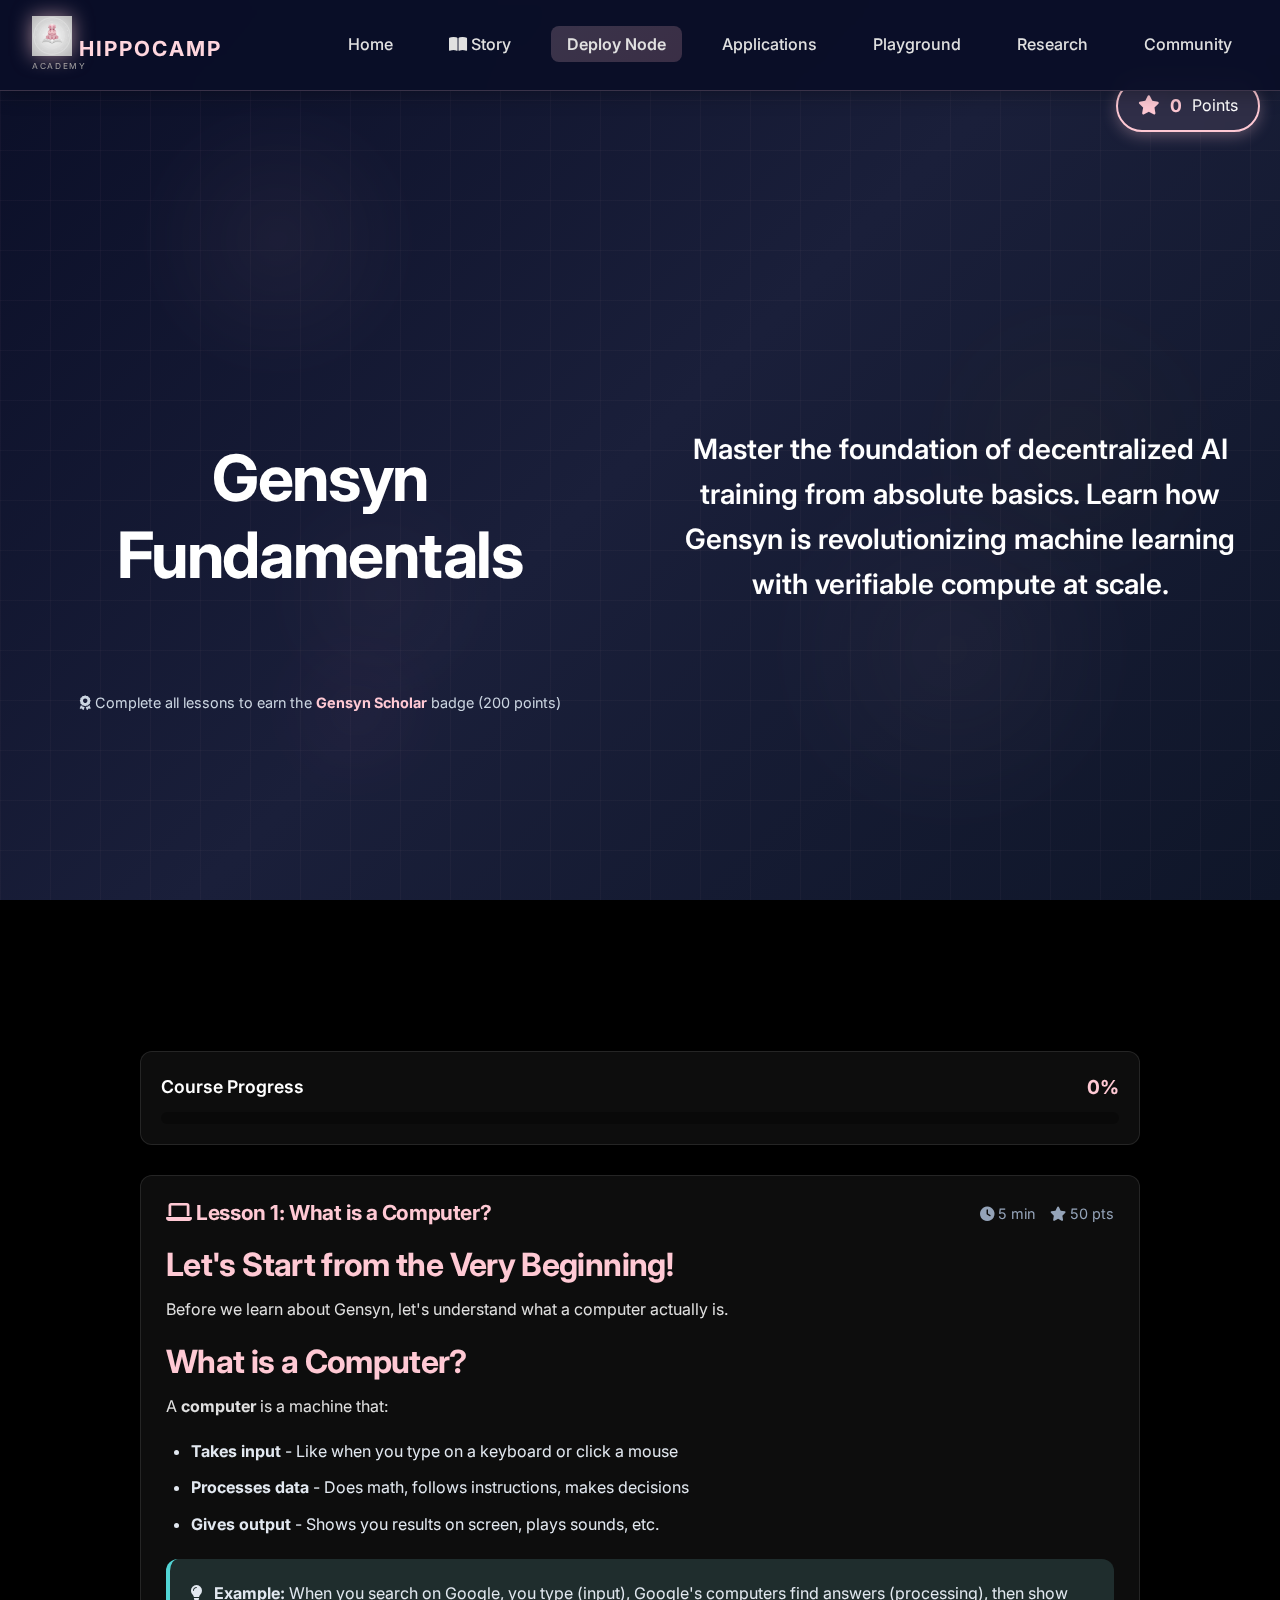
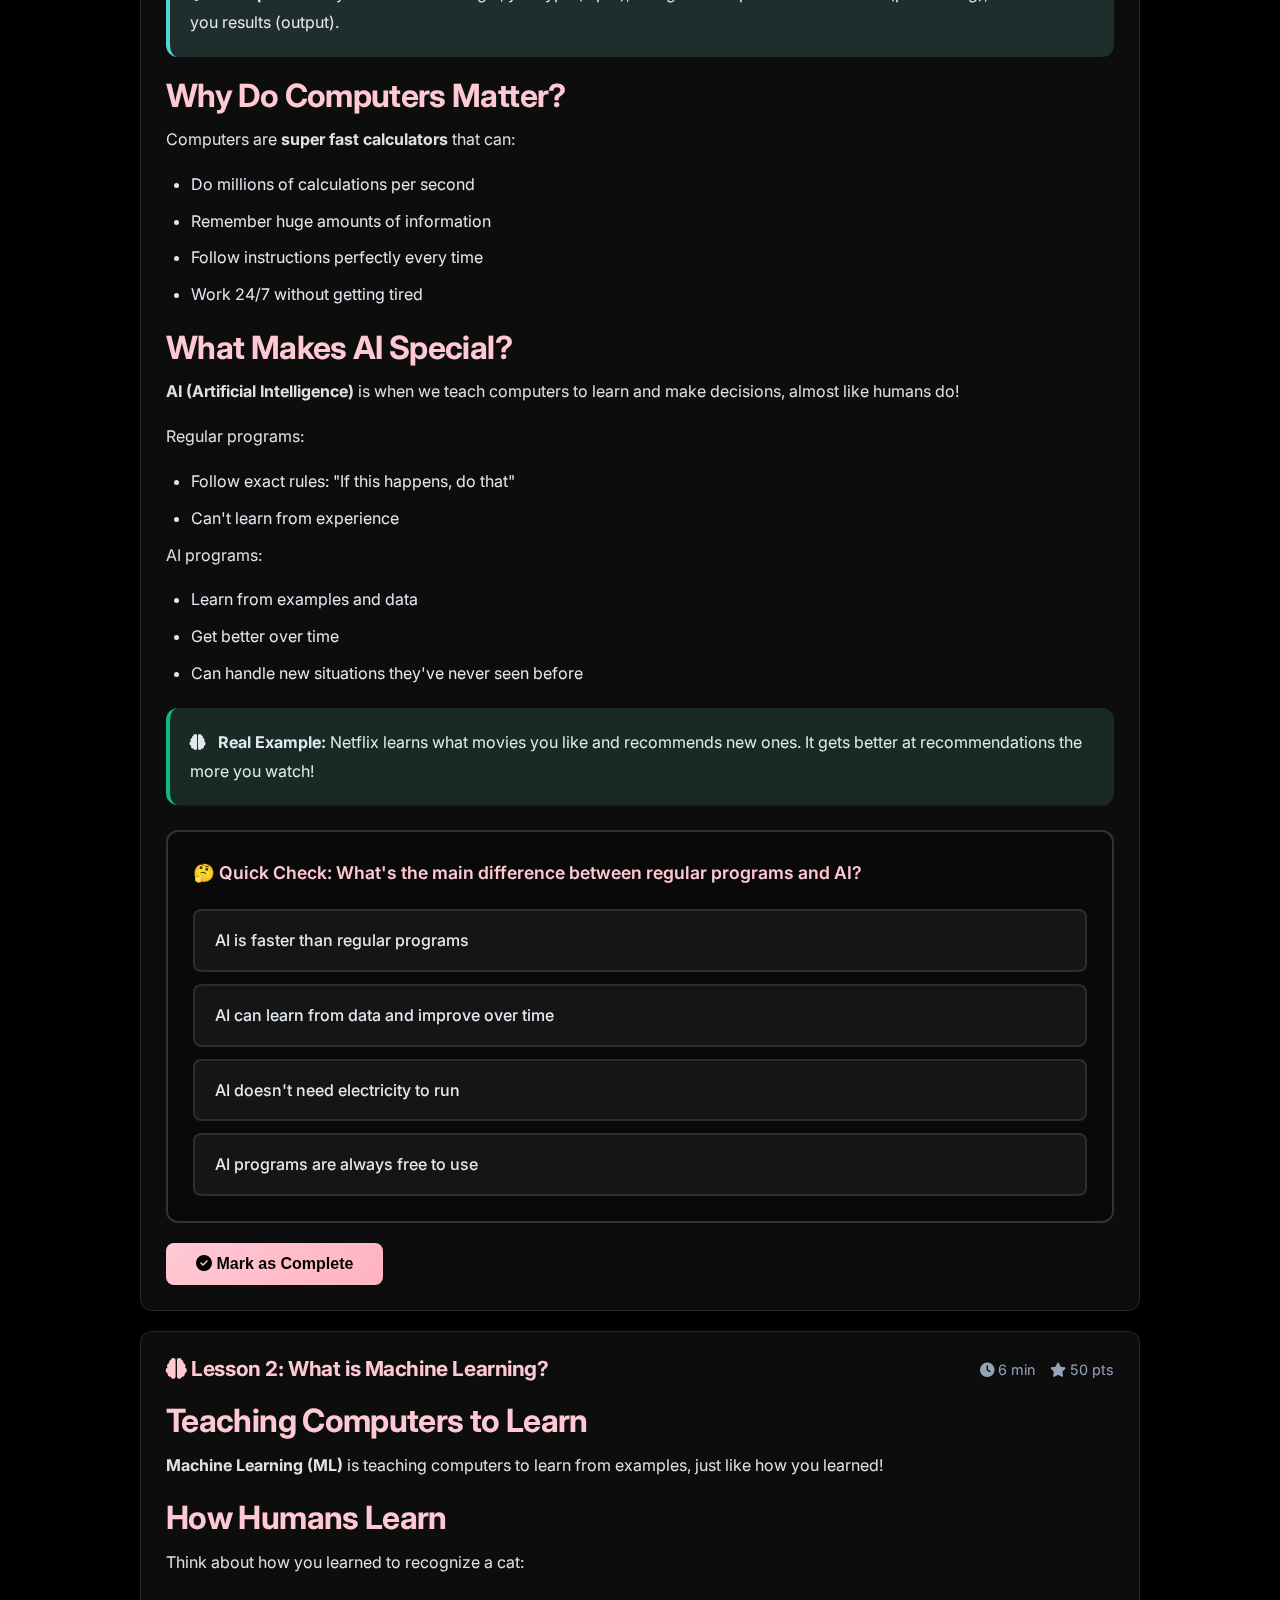
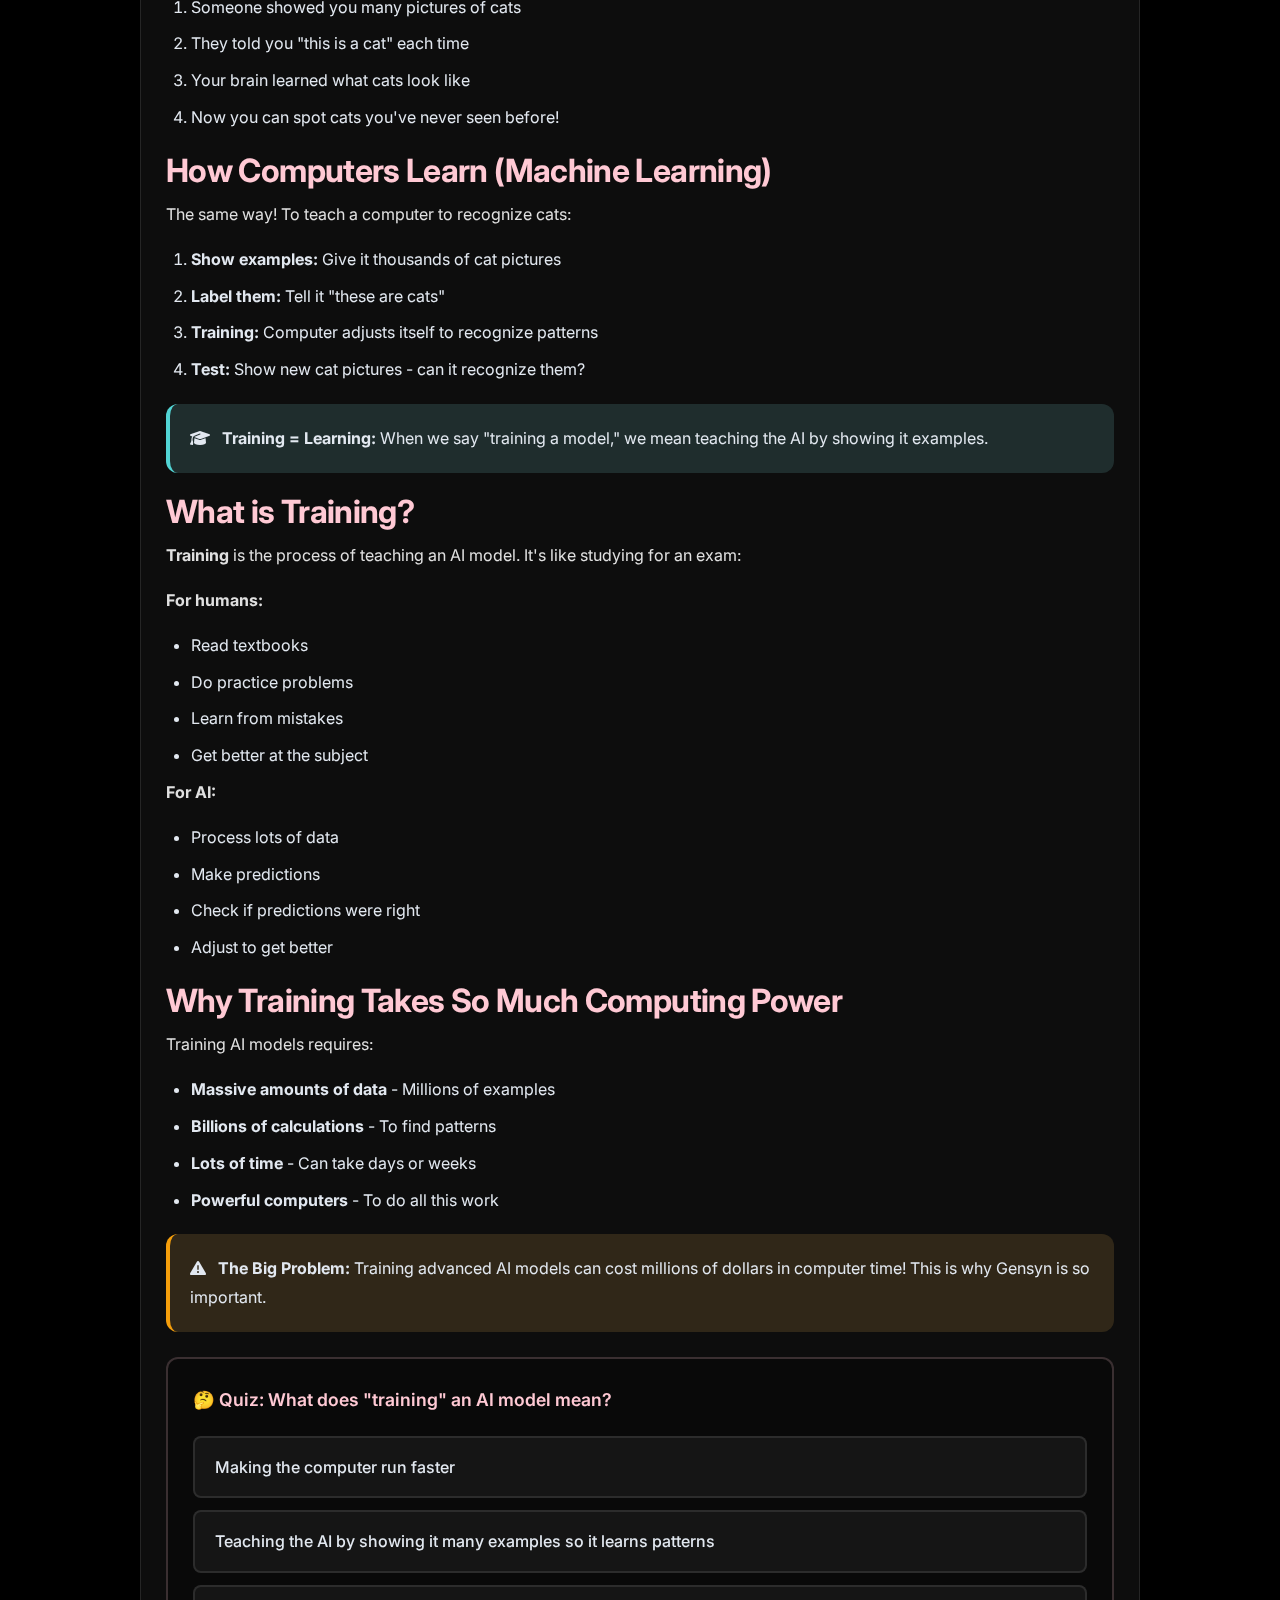
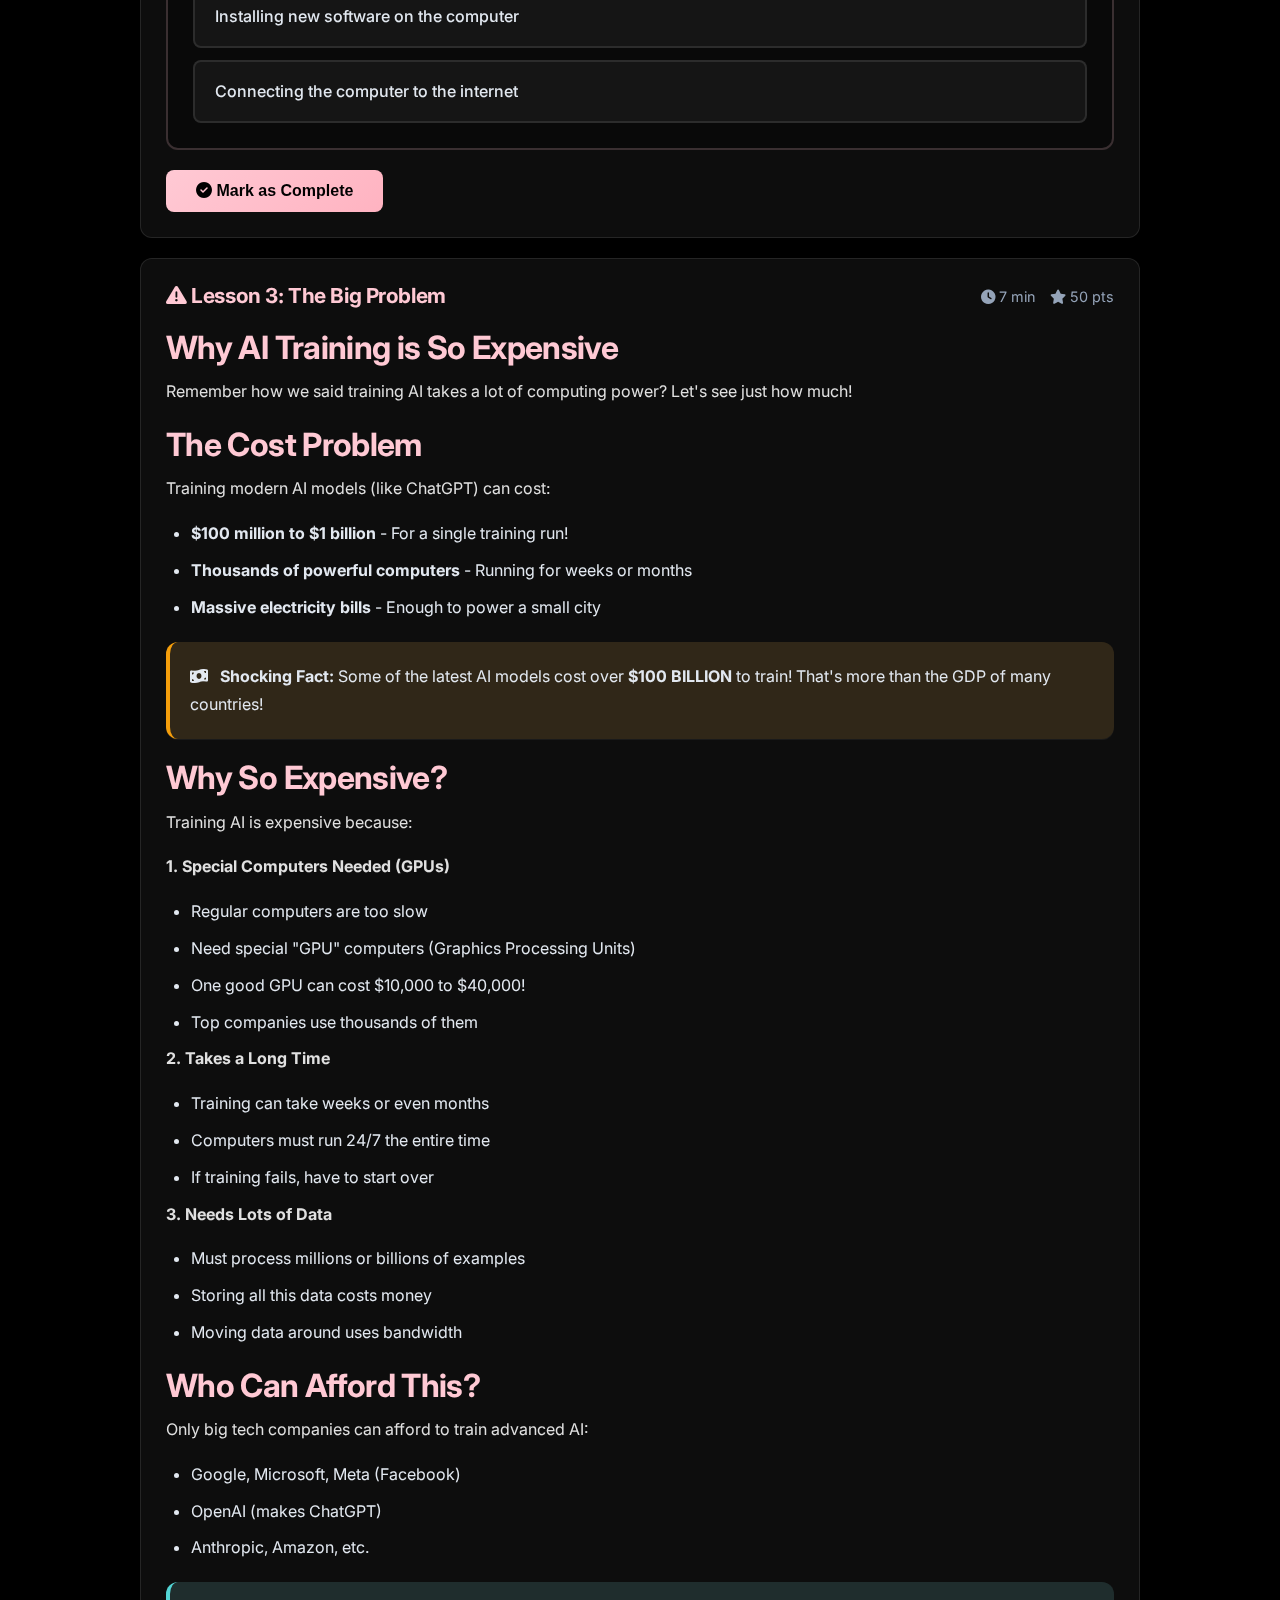
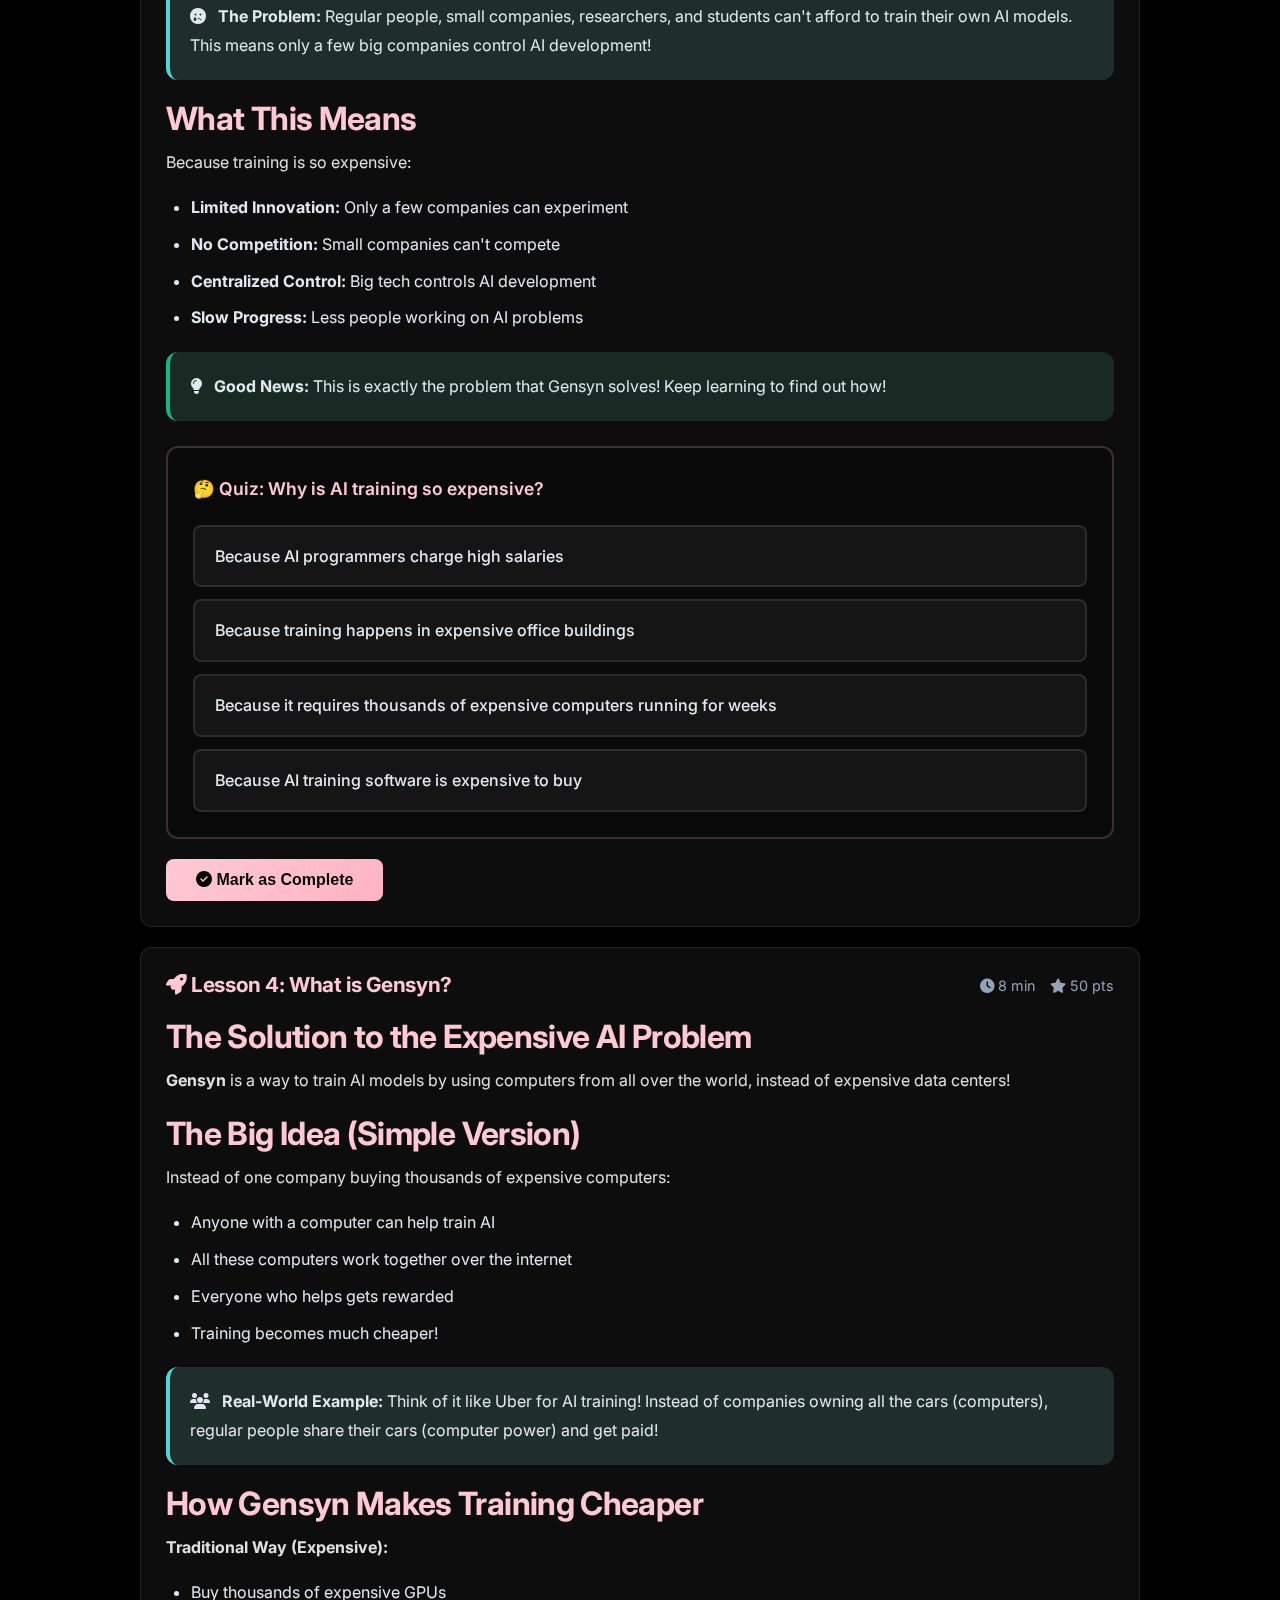
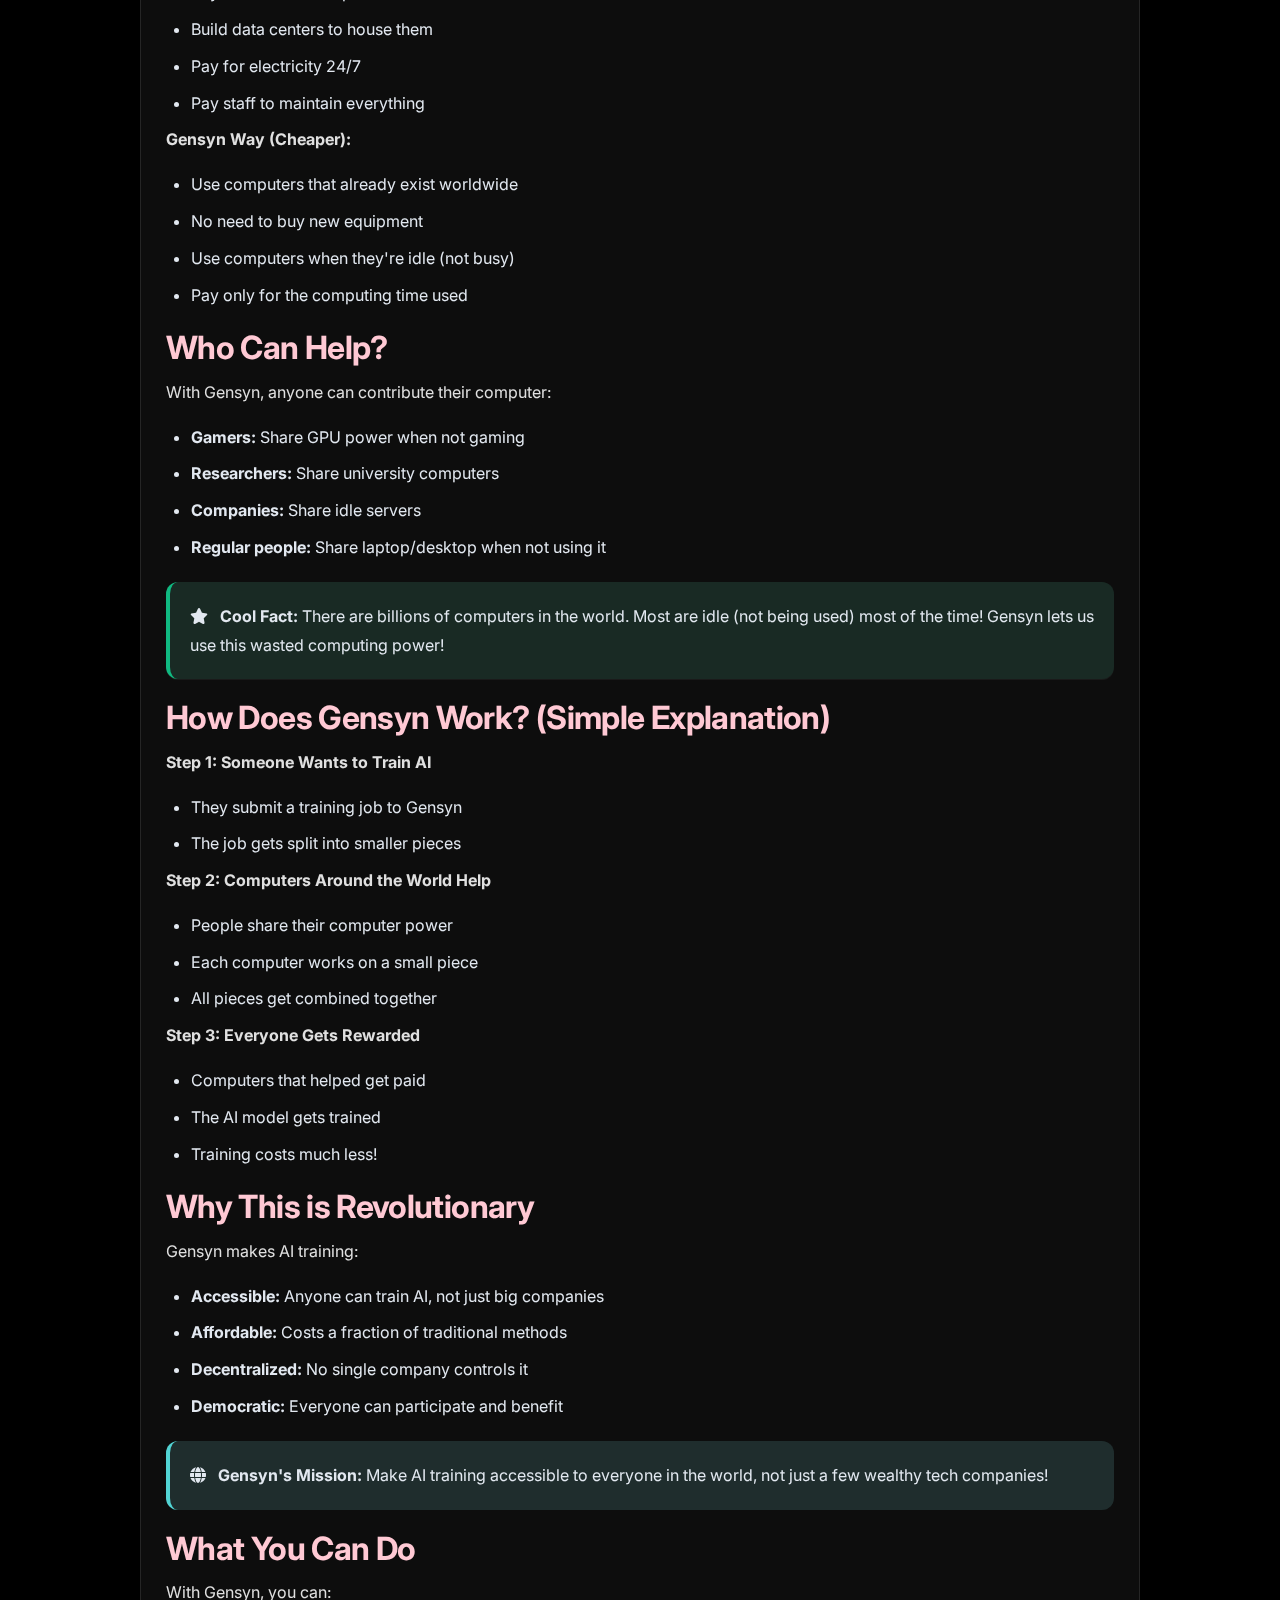
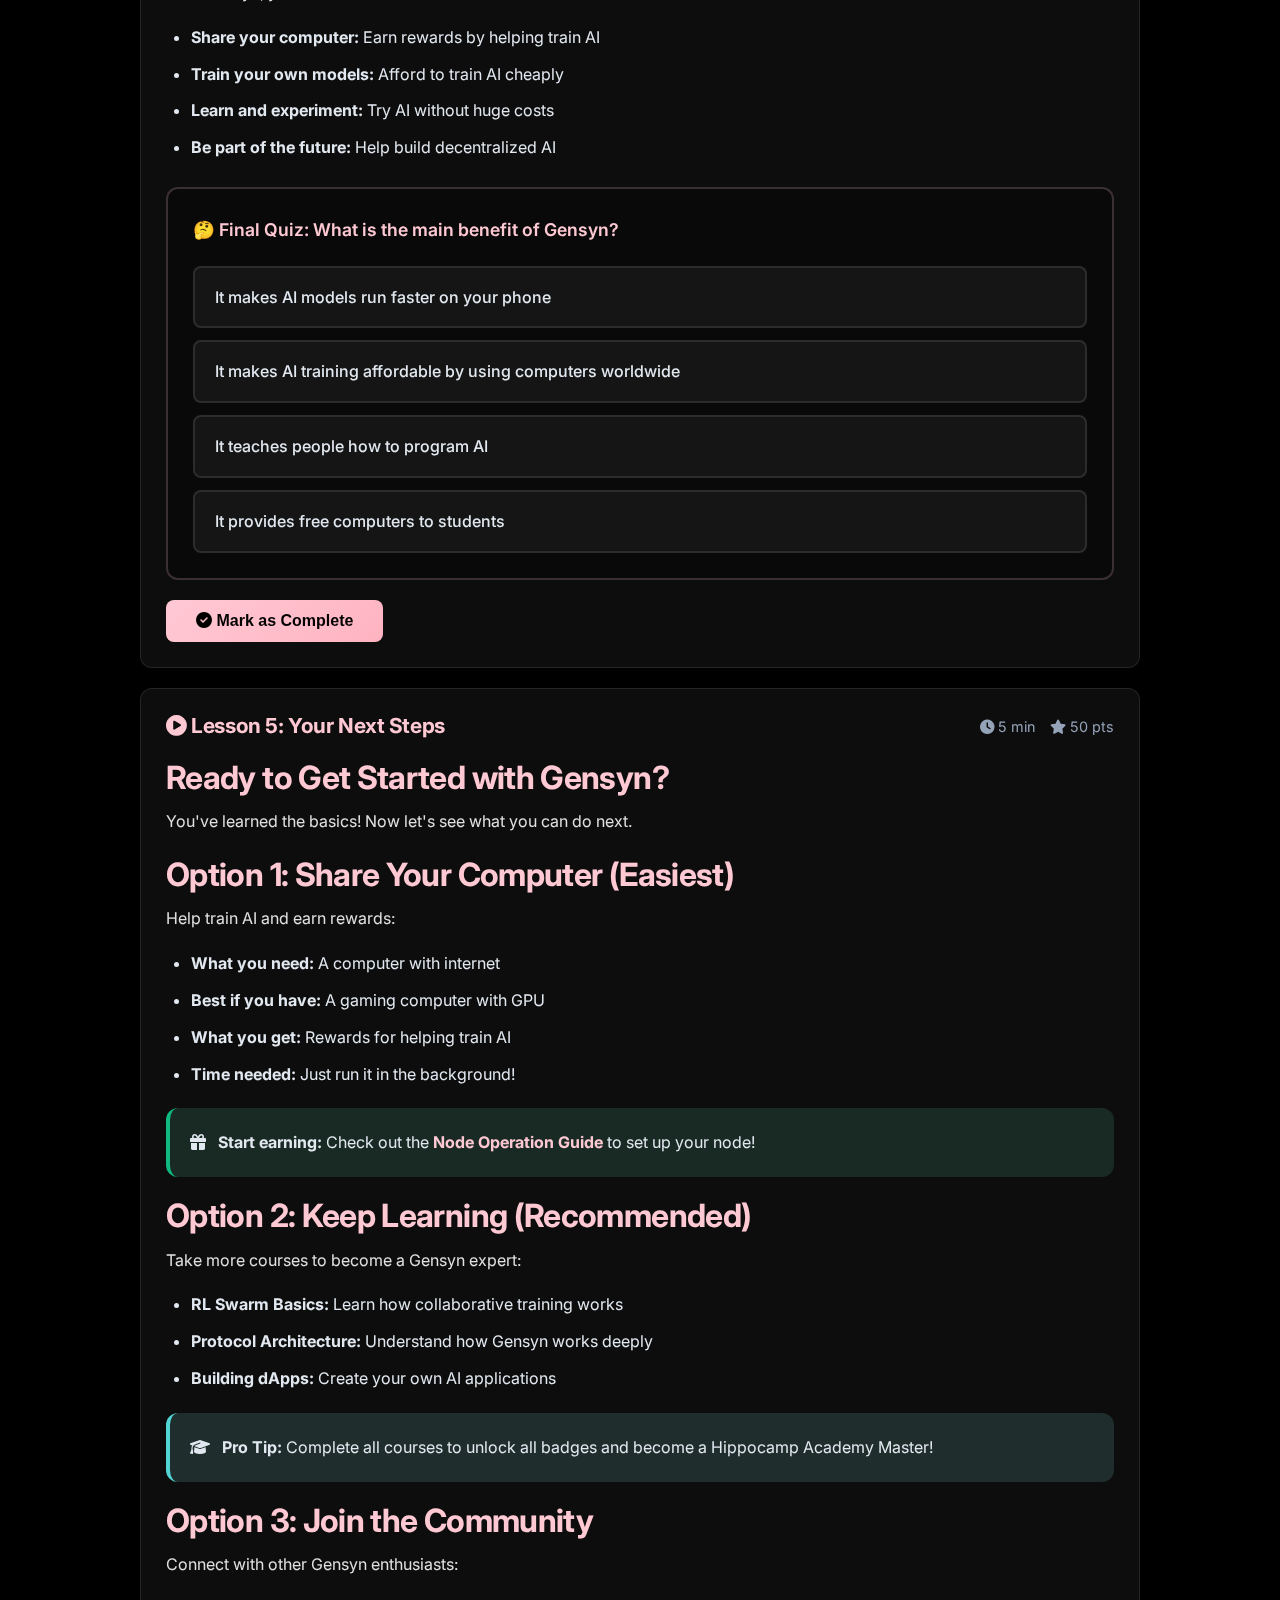
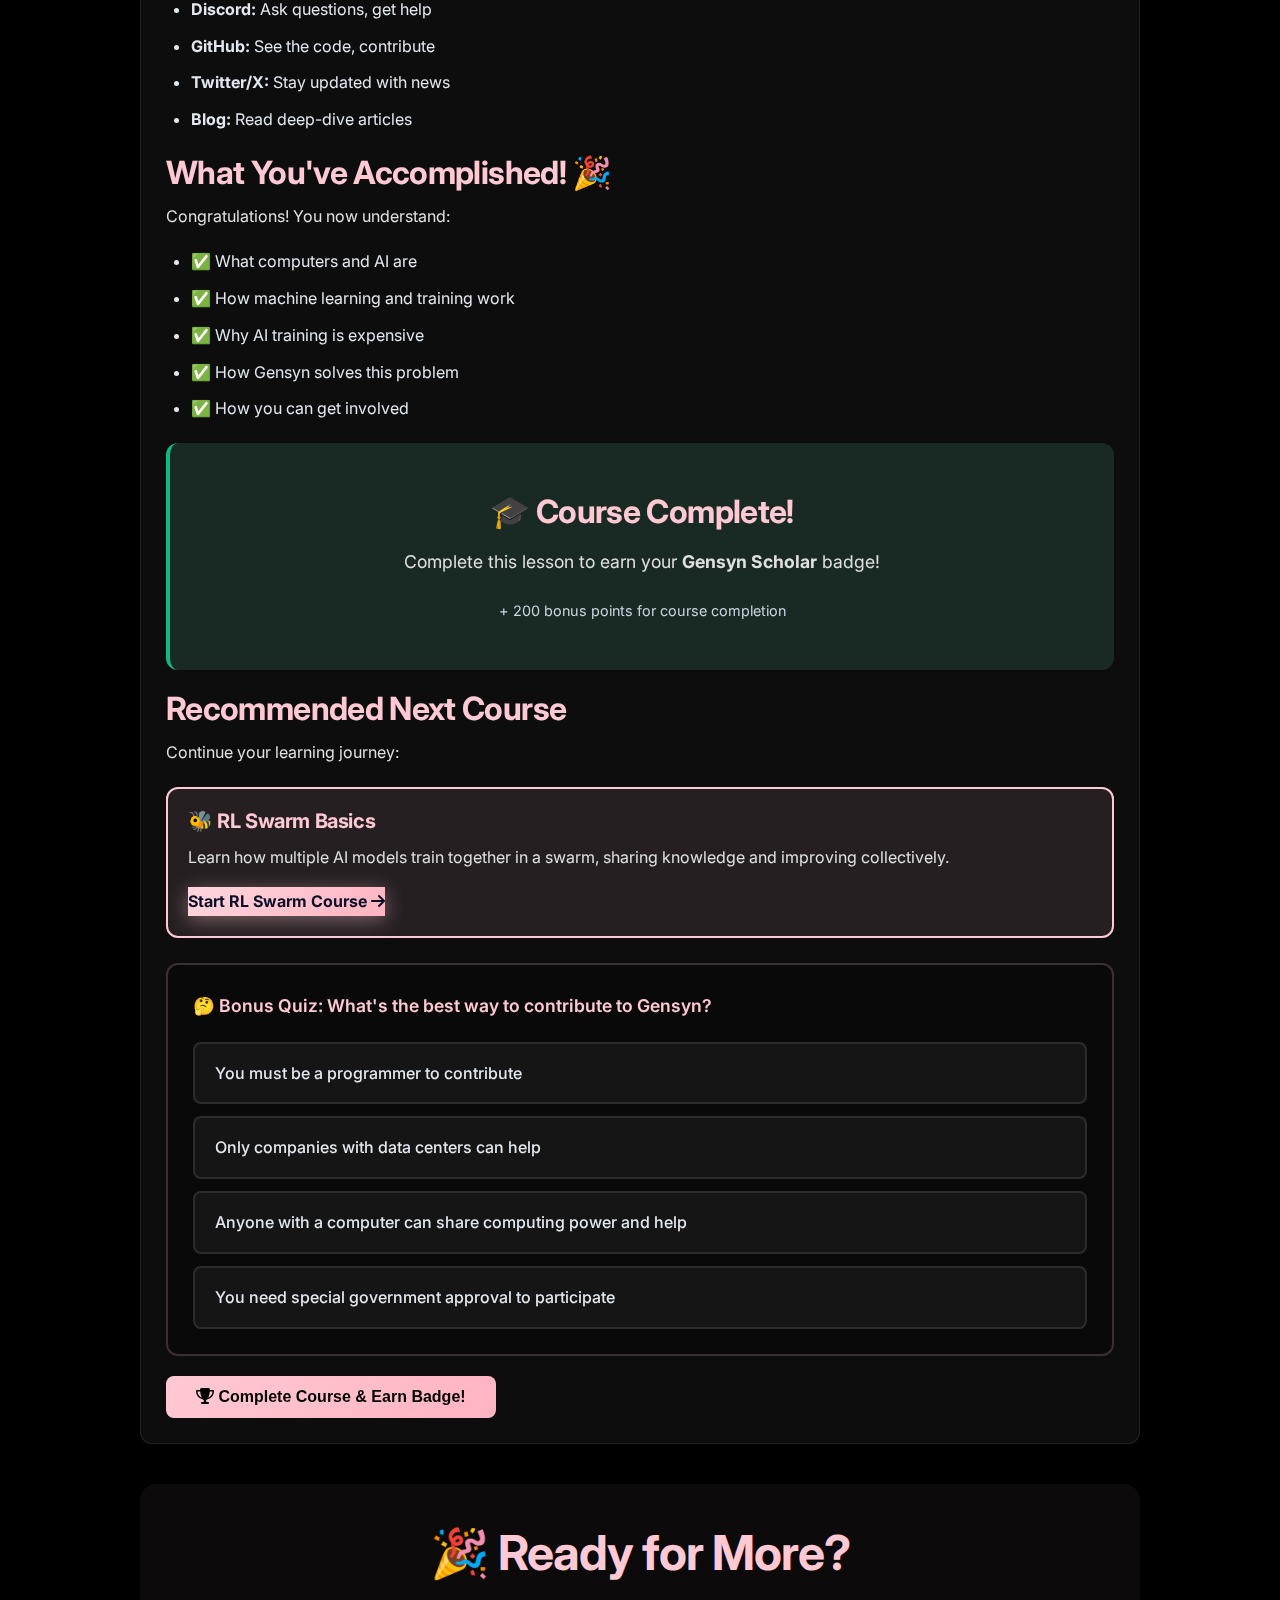
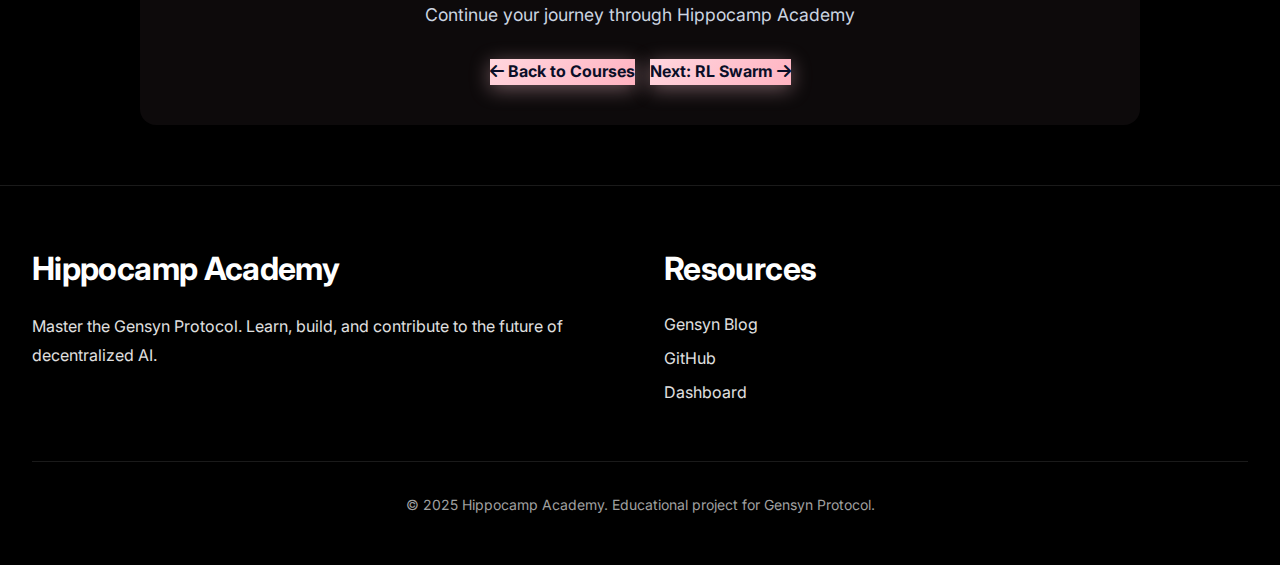
<file: gensyn-basics.html>
<!DOCTYPE html>
<html lang="en">
<head>
    <meta charset="UTF-8">
    <meta name="viewport" content="width=device-width, initial-scale=1.0">
    <title>Gensyn Fundamentals - Hippocamp Academy</title>
    <meta name="theme-color" content="#FFC9D4">
    <link rel="stylesheet" href="styles.css">
    <link rel="stylesheet" href="home-enhanced.css">
    <link rel="stylesheet" href="course-interactive.css">
    <link rel="stylesheet" href="https://cdnjs.cloudflare.com/ajax/libs/font-awesome/6.4.0/css/all.min.css">
    <link href="https://fonts.googleapis.com/css2?family=Inter:wght@400;500;600;700;900&display=swap" rel="stylesheet">
</head>
<body data-course-id="gensyn-basics">
    <!-- Animated Background -->
    <div class="animated-bg" aria-hidden="true">
        <div class="particle"></div>
        <div class="particle"></div>
        <div class="particle"></div>
        <div class="particle"></div>
        <div class="particle"></div>
    </div>

    <!-- Navigation -->
    <nav class="navbar sticky-nav" id="navbar" role="navigation" aria-label="Main navigation">
        <div class="nav-container">
            <div class="logo">
                <a href="index.html" class="logo-link" aria-label="Hippocamp Academy Home">
                    <img src="Hippocamp logo.png" alt="Hippocamp Academy" class="logo-icon">
                    <span>HIPPOCAMP<span class="logo-sub">academy</span></span>
                </a>
            </div>
            <button class="nav-toggle" id="navToggle" aria-label="Toggle navigation menu" aria-expanded="false">
                <span></span>
                <span></span>
                <span></span>
            </button>
            <ul class="nav-links" id="navLinks" role="menubar">
                <li role="none"><a href="index.html#home" class="nav-link" role="menuitem">Home</a></li>
                <li role="none" class="story-menu-item"><a href="#" class="nav-link story-rewatch" role="menuitem" onclick="triggerGensynStory(); return false;"><i class="fas fa-book-open"></i> Story</a></li>
                <li role="none"><a href="index.html#node-setup" class="nav-link nav-highlight" role="menuitem">Deploy Node</a></li>
                <li role="none"><a href="index.html#applications" class="nav-link" role="menuitem">Applications</a></li>
                <li role="none"><a href="code-playground.html" class="nav-link" role="menuitem">Playground</a></li>
                <li role="none"><a href="index.html#research" class="nav-link" role="menuitem">Research</a></li>
                <li role="none"><a href="index.html#community" class="nav-link" role="menuitem">Community</a></li>
            </ul>
        </div>
    </nav>

    <!-- Points Header -->
    <div class="points-header">
        <i class="fas fa-star"></i>
        <span class="points-display">0</span>
        <span>Points</span>
    </div>

    <!-- Course Header -->
    <section class="hero" style="padding: 120px 0 60px;">
        <div class="container">
            <div class="hero-content" style="text-align: center;">
                <h1 class="glitch-text" data-text="Gensyn Fundamentals">Gensyn Fundamentals</h1>
                <p class="hero-subtitle" style="max-width: 700px; margin: 0 auto;">
                    Master the foundation of decentralized AI training from absolute basics. Learn how Gensyn is revolutionizing machine learning with verifiable compute at scale.
                </p>
                <div style="margin-top: 20px; font-size: 0.9rem; color: #cbd5e1;">
                    <i class="fas fa-award"></i> Complete all lessons to earn the <strong style="color: var(--primary-color);">Gensyn Scholar</strong> badge (200 points)
                </div>
            </div>
        </div>
    </section>

    <!-- Course Content -->
    <section style="padding: 60px 0;">
        <div class="container">
            <div style="max-width: 1000px; margin: 0 auto;">
                
                <!-- Course Progress -->
                <div class="course-progress">
                    <div class="course-progress-header">
                        <span style="font-weight: 600; font-size: 1.1rem;">Course Progress</span>
                        <span class="course-progress-text">0%</span>
                    </div>
                    <div class="course-progress-bar">
                        <div class="course-progress-fill"></div>
                    </div>
                </div>

                <!-- Lesson 1 -->
                <div class="lesson" data-lesson-id="basics-lesson-1" data-lesson-title="What is a Computer?" data-points="50">
                    <span class="lesson-checkmark"><i class="fas fa-check"></i></span>
                    <div class="lesson-header">
                        <h2 class="lesson-title"><i class="fas fa-laptop"></i> Lesson 1: What is a Computer?</h2>
                        <div class="lesson-meta">
                            <span><i class="fas fa-clock"></i> 5 min</span>
                            <span><i class="fas fa-star"></i> 50 pts</span>
                        </div>
                    </div>
                    <div class="lesson-content">
                        <h3>Let's Start from the Very Beginning!</h3>
                        <p>Before we learn about Gensyn, let's understand what a computer actually is.</p>

                        <h3>What is a Computer?</h3>
                        <p>A <strong>computer</strong> is a machine that:</p>
                        <ul>
                            <li><strong>Takes input</strong> - Like when you type on a keyboard or click a mouse</li>
                            <li><strong>Processes data</strong> - Does math, follows instructions, makes decisions</li>
                            <li><strong>Gives output</strong> - Shows you results on screen, plays sounds, etc.</li>
                        </ul>

                        <div class="info-box">
                            <i class="fas fa-lightbulb"></i>
                            <strong>Example:</strong> When you search on Google, you type (input), Google's computers find answers (processing), then show you results (output).
                        </div>

                        <h3>Why Do Computers Matter?</h3>
                        <p>Computers are <strong>super fast calculators</strong> that can:</p>
                        <ul>
                            <li>Do millions of calculations per second</li>
                            <li>Remember huge amounts of information</li>
                            <li>Follow instructions perfectly every time</li>
                            <li>Work 24/7 without getting tired</li>
                        </ul>

                        <h3>What Makes AI Special?</h3>
                        <p><strong>AI (Artificial Intelligence)</strong> is when we teach computers to learn and make decisions, almost like humans do!</p>
                        
                        <p>Regular programs:</p>
                        <ul>
                            <li>Follow exact rules: "If this happens, do that"</li>
                            <li>Can't learn from experience</li>
                        </ul>

                        <p>AI programs:</p>
                        <ul>
                            <li>Learn from examples and data</li>
                            <li>Get better over time</li>
                            <li>Can handle new situations they've never seen before</li>
                        </ul>

                        <div class="success-box">
                            <i class="fas fa-brain"></i>
                            <strong>Real Example:</strong> Netflix learns what movies you like and recommends new ones. It gets better at recommendations the more you watch!
                        </div>

                        <div class="quiz-container" data-question-id="basics-q1">
                            <div class="quiz-question">
                                🤔 Quick Check: What's the main difference between regular programs and AI?
                            </div>
                            <div class="quiz-options">
                                <div class="quiz-option" data-correct="false">
                                    AI is faster than regular programs
                                </div>
                                <div class="quiz-option" data-correct="true">
                                    AI can learn from data and improve over time
                                </div>
                                <div class="quiz-option" data-correct="false">
                                    AI doesn't need electricity to run
                                </div>
                                <div class="quiz-option" data-correct="false">
                                    AI programs are always free to use
                                </div>
                            </div>
                            <div class="quiz-feedback"></div>
                        </div>

                        <button class="complete-lesson-btn">
                            <i class="fas fa-check-circle"></i> Mark as Complete
                        </button>
                    </div>
                </div>

                <!-- Lesson 2 -->
                <div class="lesson" data-lesson-id="basics-lesson-2" data-lesson-title="What is Machine Learning?" data-points="50">
                    <span class="lesson-checkmark"><i class="fas fa-check"></i></span>
                    <div class="lesson-header">
                        <h2 class="lesson-title"><i class="fas fa-brain"></i> Lesson 2: What is Machine Learning?</h2>
                        <div class="lesson-meta">
                            <span><i class="fas fa-clock"></i> 6 min</span>
                            <span><i class="fas fa-star"></i> 50 pts</span>
                        </div>
                    </div>
                    <div class="lesson-content">
                        <h3>Teaching Computers to Learn</h3>
                        <p><strong>Machine Learning (ML)</strong> is teaching computers to learn from examples, just like how you learned!</p>

                        <h3>How Humans Learn</h3>
                        <p>Think about how you learned to recognize a cat:</p>
                        <ol>
                            <li>Someone showed you many pictures of cats</li>
                            <li>They told you "this is a cat" each time</li>
                            <li>Your brain learned what cats look like</li>
                            <li>Now you can spot cats you've never seen before!</li>
                        </ol>

                        <h3>How Computers Learn (Machine Learning)</h3>
                        <p>The same way! To teach a computer to recognize cats:</p>
                        <ol>
                            <li><strong>Show examples:</strong> Give it thousands of cat pictures</li>
                            <li><strong>Label them:</strong> Tell it "these are cats"</li>
                            <li><strong>Training:</strong> Computer adjusts itself to recognize patterns</li>
                            <li><strong>Test:</strong> Show new cat pictures - can it recognize them?</li>
                        </ol>

                        <div class="info-box">
                            <i class="fas fa-graduation-cap"></i>
                            <strong>Training = Learning:</strong> When we say "training a model," we mean teaching the AI by showing it examples.
                        </div>

                        <h3>What is Training?</h3>
                        <p><strong>Training</strong> is the process of teaching an AI model. It's like studying for an exam:</p>
                        
                        <p><strong>For humans:</strong></p>
                        <ul>
                            <li>Read textbooks</li>
                            <li>Do practice problems</li>
                            <li>Learn from mistakes</li>
                            <li>Get better at the subject</li>
                        </ul>

                        <p><strong>For AI:</strong></p>
                        <ul>
                            <li>Process lots of data</li>
                            <li>Make predictions</li>
                            <li>Check if predictions were right</li>
                            <li>Adjust to get better</li>
                        </ul>

                        <h3>Why Training Takes So Much Computing Power</h3>
                        <p>Training AI models requires:</p>
                        <ul>
                            <li><strong>Massive amounts of data</strong> - Millions of examples</li>
                            <li><strong>Billions of calculations</strong> - To find patterns</li>
                            <li><strong>Lots of time</strong> - Can take days or weeks</li>
                            <li><strong>Powerful computers</strong> - To do all this work</li>
                        </ul>

                        <div class="warning-box">
                            <i class="fas fa-exclamation-triangle"></i>
                            <strong>The Big Problem:</strong> Training advanced AI models can cost millions of dollars in computer time! This is why Gensyn is so important.
                        </div>

                        <div class="quiz-container" data-question-id="basics-q2">
                            <div class="quiz-question">
                                🤔 Quiz: What does "training" an AI model mean?
                            </div>
                            <div class="quiz-options">
                                <div class="quiz-option" data-correct="false">
                                    Making the computer run faster
                                </div>
                                <div class="quiz-option" data-correct="true">
                                    Teaching the AI by showing it many examples so it learns patterns
                                </div>
                                <div class="quiz-option" data-correct="false">
                                    Installing new software on the computer
                                </div>
                                <div class="quiz-option" data-correct="false">
                                    Connecting the computer to the internet
                                </div>
                            </div>
                            <div class="quiz-feedback"></div>
                        </div>

                        <button class="complete-lesson-btn">
                            <i class="fas fa-check-circle"></i> Mark as Complete
                        </button>
                    </div>
                </div>

                <!-- Lesson 3 -->
                <div class="lesson" data-lesson-id="basics-lesson-3" data-lesson-title="The Big Problem: AI Training is Too Expensive" data-points="50">
                    <span class="lesson-checkmark"><i class="fas fa-check"></i></span>
                    <div class="lesson-header">
                        <h2 class="lesson-title"><i class="fas fa-exclamation-triangle"></i> Lesson 3: The Big Problem</h2>
                        <div class="lesson-meta">
                            <span><i class="fas fa-clock"></i> 7 min</span>
                            <span><i class="fas fa-star"></i> 50 pts</span>
                        </div>
                    </div>
                    <div class="lesson-content">
                        <h3>Why AI Training is So Expensive</h3>
                        <p>Remember how we said training AI takes a lot of computing power? Let's see just how much!</p>

                        <h3>The Cost Problem</h3>
                        <p>Training modern AI models (like ChatGPT) can cost:</p>
                        <ul>
                            <li><strong>$100 million to $1 billion</strong> - For a single training run!</li>
                            <li><strong>Thousands of powerful computers</strong> - Running for weeks or months</li>
                            <li><strong>Massive electricity bills</strong> - Enough to power a small city</li>
                        </ul>

                        <div class="warning-box">
                            <i class="fas fa-money-bill-wave"></i>
                            <strong>Shocking Fact:</strong> Some of the latest AI models cost over <strong>$100 BILLION</strong> to train! That's more than the GDP of many countries!
                        </div>

                        <h3>Why So Expensive?</h3>
                        <p>Training AI is expensive because:</p>
                        
                        <p><strong>1. Special Computers Needed (GPUs)</strong></p>
                        <ul>
                            <li>Regular computers are too slow</li>
                            <li>Need special "GPU" computers (Graphics Processing Units)</li>
                            <li>One good GPU can cost $10,000 to $40,000!</li>
                            <li>Top companies use thousands of them</li>
                        </ul>

                        <p><strong>2. Takes a Long Time</strong></p>
                        <ul>
                            <li>Training can take weeks or even months</li>
                            <li>Computers must run 24/7 the entire time</li>
                            <li>If training fails, have to start over</li>
                        </ul>

                        <p><strong>3. Needs Lots of Data</strong></p>
                        <ul>
                            <li>Must process millions or billions of examples</li>
                            <li>Storing all this data costs money</li>
                            <li>Moving data around uses bandwidth</li>
                        </ul>

                        <h3>Who Can Afford This?</h3>
                        <p>Only big tech companies can afford to train advanced AI:</p>
                        <ul>
                            <li>Google, Microsoft, Meta (Facebook)</li>
                            <li>OpenAI (makes ChatGPT)</li>
                            <li>Anthropic, Amazon, etc.</li>
                        </ul>

                        <div class="info-box">
                            <i class="fas fa-sad-tear"></i>
                            <strong>The Problem:</strong> Regular people, small companies, researchers, and students can't afford to train their own AI models. This means only a few big companies control AI development!
                        </div>

                        <h3>What This Means</h3>
                        <p>Because training is so expensive:</p>
                        <ul>
                            <li><strong>Limited Innovation:</strong> Only a few companies can experiment</li>
                            <li><strong>No Competition:</strong> Small companies can't compete</li>
                            <li><strong>Centralized Control:</strong> Big tech controls AI development</li>
                            <li><strong>Slow Progress:</strong> Less people working on AI problems</li>
                        </ul>

                        <div class="success-box">
                            <i class="fas fa-lightbulb"></i>
                            <strong>Good News:</strong> This is exactly the problem that Gensyn solves! Keep learning to find out how!
                        </div>

                        <div class="quiz-container" data-question-id="basics-q3">
                            <div class="quiz-question">
                                🤔 Quiz: Why is AI training so expensive?
                            </div>
                            <div class="quiz-options">
                                <div class="quiz-option" data-correct="false">
                                    Because AI programmers charge high salaries
                                </div>
                                <div class="quiz-option" data-correct="false">
                                    Because training happens in expensive office buildings
                                </div>
                                <div class="quiz-option" data-correct="true">
                                    Because it requires thousands of expensive computers running for weeks
                                </div>
                                <div class="quiz-option" data-correct="false">
                                    Because AI training software is expensive to buy
                                </div>
                            </div>
                            <div class="quiz-feedback"></div>
                        </div>

                        <button class="complete-lesson-btn">
                            <i class="fas fa-check-circle"></i> Mark as Complete
                        </button>
                    </div>
                </div>

                <!-- Lesson 4 -->
                <div class="lesson" data-lesson-id="basics-lesson-4" data-lesson-title="What is Gensyn? The Solution!" data-points="50">
                    <span class="lesson-checkmark"><i class="fas fa-check"></i></span>
                    <div class="lesson-header">
                        <h2 class="lesson-title"><i class="fas fa-rocket"></i> Lesson 4: What is Gensyn?</h2>
                        <div class="lesson-meta">
                            <span><i class="fas fa-clock"></i> 8 min</span>
                            <span><i class="fas fa-star"></i> 50 pts</span>
                        </div>
                    </div>
                    <div class="lesson-content">
                        <h3>The Solution to the Expensive AI Problem</h3>
                        <p><strong>Gensyn</strong> is a way to train AI models by using computers from all over the world, instead of expensive data centers!</p>

                        <h3>The Big Idea (Simple Version)</h3>
                        <p>Instead of one company buying thousands of expensive computers:</p>
                        <ul>
                            <li>Anyone with a computer can help train AI</li>
                            <li>All these computers work together over the internet</li>
                            <li>Everyone who helps gets rewarded</li>
                            <li>Training becomes much cheaper!</li>
                        </ul>

                        <div class="info-box">
                            <i class="fas fa-users"></i>
                            <strong>Real-World Example:</strong> Think of it like Uber for AI training! Instead of companies owning all the cars (computers), regular people share their cars (computer power) and get paid!
                        </div>

                        <h3>How Gensyn Makes Training Cheaper</h3>
                        
                        <p><strong>Traditional Way (Expensive):</strong></p>
                        <ul>
                            <li>Buy thousands of expensive GPUs</li>
                            <li>Build data centers to house them</li>
                            <li>Pay for electricity 24/7</li>
                            <li>Pay staff to maintain everything</li>
                        </ul>

                        <p><strong>Gensyn Way (Cheaper):</strong></p>
                        <ul>
                            <li>Use computers that already exist worldwide</li>
                            <li>No need to buy new equipment</li>
                            <li>Use computers when they're idle (not busy)</li>
                            <li>Pay only for the computing time used</li>
                        </ul>

                        <h3>Who Can Help?</h3>
                        <p>With Gensyn, anyone can contribute their computer:</p>
                        <ul>
                            <li><strong>Gamers:</strong> Share GPU power when not gaming</li>
                            <li><strong>Researchers:</strong> Share university computers</li>
                            <li><strong>Companies:</strong> Share idle servers</li>
                            <li><strong>Regular people:</strong> Share laptop/desktop when not using it</li>
                        </ul>

                        <div class="success-box">
                            <i class="fas fa-star"></i>
                            <strong>Cool Fact:</strong> There are billions of computers in the world. Most are idle (not being used) most of the time! Gensyn lets us use this wasted computing power!
                        </div>

                        <h3>How Does Gensyn Work? (Simple Explanation)</h3>
                        
                        <p><strong>Step 1: Someone Wants to Train AI</strong></p>
                        <ul>
                            <li>They submit a training job to Gensyn</li>
                            <li>The job gets split into smaller pieces</li>
                        </ul>

                        <p><strong>Step 2: Computers Around the World Help</strong></p>
                        <ul>
                            <li>People share their computer power</li>
                            <li>Each computer works on a small piece</li>
                            <li>All pieces get combined together</li>
                        </ul>

                        <p><strong>Step 3: Everyone Gets Rewarded</strong></p>
                        <ul>
                            <li>Computers that helped get paid</li>
                            <li>The AI model gets trained</li>
                            <li>Training costs much less!</li>
                        </ul>

                        <h3>Why This is Revolutionary</h3>
                        <p>Gensyn makes AI training:</p>
                        <ul>
                            <li><strong>Accessible:</strong> Anyone can train AI, not just big companies</li>
                            <li><strong>Affordable:</strong> Costs a fraction of traditional methods</li>
                            <li><strong>Decentralized:</strong> No single company controls it</li>
                            <li><strong>Democratic:</strong> Everyone can participate and benefit</li>
                        </ul>

                        <div class="info-box">
                            <i class="fas fa-globe"></i>
                            <strong>Gensyn's Mission:</strong> Make AI training accessible to everyone in the world, not just a few wealthy tech companies!
                        </div>

                        <h3>What You Can Do</h3>
                        <p>With Gensyn, you can:</p>
                        <ul>
                            <li><strong>Share your computer:</strong> Earn rewards by helping train AI</li>
                            <li><strong>Train your own models:</strong> Afford to train AI cheaply</li>
                            <li><strong>Learn and experiment:</strong> Try AI without huge costs</li>
                            <li><strong>Be part of the future:</strong> Help build decentralized AI</li>
                        </ul>

                        <div class="quiz-container" data-question-id="basics-q4">
                            <div class="quiz-question">
                                🤔 Final Quiz: What is the main benefit of Gensyn?
                            </div>
                            <div class="quiz-options">
                                <div class="quiz-option" data-correct="false">
                                    It makes AI models run faster on your phone
                                </div>
                                <div class="quiz-option" data-correct="true">
                                    It makes AI training affordable by using computers worldwide
                                </div>
                                <div class="quiz-option" data-correct="false">
                                    It teaches people how to program AI
                                </div>
                                <div class="quiz-option" data-correct="false">
                                    It provides free computers to students
                                </div>
                            </div>
                            <div class="quiz-feedback"></div>
                        </div>

                        <button class="complete-lesson-btn">
                            <i class="fas fa-check-circle"></i> Mark as Complete
                        </button>
                    </div>
                </div>

                <!-- Lesson 5 -->
                <div class="lesson" data-lesson-id="basics-lesson-5" data-lesson-title="How Can You Start?" data-points="50">
                    <span class="lesson-checkmark"><i class="fas fa-check"></i></span>
                    <div class="lesson-header">
                        <h2 class="lesson-title"><i class="fas fa-play-circle"></i> Lesson 5: Your Next Steps</h2>
                        <div class="lesson-meta">
                            <span><i class="fas fa-clock"></i> 5 min</span>
                            <span><i class="fas fa-star"></i> 50 pts</span>
                        </div>
                    </div>
                    <div class="lesson-content">
                        <h3>Ready to Get Started with Gensyn?</h3>
                        <p>You've learned the basics! Now let's see what you can do next.</p>

                        <h3>Option 1: Share Your Computer (Easiest)</h3>
                        <p>Help train AI and earn rewards:</p>
                        <ul>
                            <li><strong>What you need:</strong> A computer with internet</li>
                            <li><strong>Best if you have:</strong> A gaming computer with GPU</li>
                            <li><strong>What you get:</strong> Rewards for helping train AI</li>
                            <li><strong>Time needed:</strong> Just run it in the background!</li>
                        </ul>

                        <div class="success-box">
                            <i class="fas fa-gift"></i>
                            <strong>Start earning:</strong> Check out the <a href="node-operation.html" style="color: var(--primary-color); font-weight: 700;">Node Operation Guide</a> to set up your node!
                        </div>

                        <h3>Option 2: Keep Learning (Recommended)</h3>
                        <p>Take more courses to become a Gensyn expert:</p>
                        <ul>
                            <li><strong>RL Swarm Basics:</strong> Learn how collaborative training works</li>
                            <li><strong>Protocol Architecture:</strong> Understand how Gensyn works deeply</li>
                            <li><strong>Building dApps:</strong> Create your own AI applications</li>
                        </ul>

                        <div class="info-box">
                            <i class="fas fa-graduation-cap"></i>
                            <strong>Pro Tip:</strong> Complete all courses to unlock all badges and become a Hippocamp Academy Master!
                        </div>

                        <h3>Option 3: Join the Community</h3>
                        <p>Connect with other Gensyn enthusiasts:</p>
                        <ul>
                            <li><strong>Discord:</strong> Ask questions, get help</li>
                            <li><strong>GitHub:</strong> See the code, contribute</li>
                            <li><strong>Twitter/X:</strong> Stay updated with news</li>
                            <li><strong>Blog:</strong> Read deep-dive articles</li>
                        </ul>

                        <h3>What You've Accomplished! 🎉</h3>
                        <p>Congratulations! You now understand:</p>
                        <ul>
                            <li>✅ What computers and AI are</li>
                            <li>✅ How machine learning and training work</li>
                            <li>✅ Why AI training is expensive</li>
                            <li>✅ How Gensyn solves this problem</li>
                            <li>✅ How you can get involved</li>
                        </ul>

                        <div class="success-box" style="text-align: center; padding: 30px;">
                            <h3 style="color: var(--primary-color); margin-bottom: 15px;">🎓 Course Complete!</h3>
                            <p style="font-size: 1.1rem; margin-bottom: 20px;">Complete this lesson to earn your <strong>Gensyn Scholar</strong> badge!</p>
                            <p style="font-size: 0.9rem; color: #cbd5e1;">+ 200 bonus points for course completion</p>
                        </div>

                        <h3>Recommended Next Course</h3>
                        <p>Continue your learning journey:</p>
                        <div style="background: rgba(255, 201, 212, 0.1); border: 2px solid var(--primary-color); border-radius: 12px; padding: 20px; margin: 20px 0;">
                            <h4 style="color: var(--primary-color); margin-bottom: 10px;">🐝 RL Swarm Basics</h4>
                            <p style="margin-bottom: 15px;">Learn how multiple AI models train together in a swarm, sharing knowledge and improving collectively.</p>
                            <a href="rl-swarm-basics.html" class="btn-primary" style="display: inline-block; text-decoration: none;">
                                Start RL Swarm Course <i class="fas fa-arrow-right"></i>
                            </a>
                        </div>

                        <div class="quiz-container" data-question-id="basics-q5">
                            <div class="quiz-question">
                                🤔 Bonus Quiz: What's the best way to contribute to Gensyn?
                            </div>
                            <div class="quiz-options">
                                <div class="quiz-option" data-correct="false">
                                    You must be a programmer to contribute
                                </div>
                                <div class="quiz-option" data-correct="false">
                                    Only companies with data centers can help
                                </div>
                                <div class="quiz-option" data-correct="true">
                                    Anyone with a computer can share computing power and help
                                </div>
                                <div class="quiz-option" data-correct="false">
                                    You need special government approval to participate
                                </div>
                            </div>
                            <div class="quiz-feedback"></div>
                        </div>

                        <button class="complete-lesson-btn">
                            <i class="fas fa-trophy"></i> Complete Course & Earn Badge!
                        </button>
                    </div>
                </div>

                <!-- Course Complete Section -->
                <div style="text-align: center; padding: 40px 20px; margin-top: 40px; background: rgba(255, 201, 212, 0.05); border-radius: 16px;">
                    <h2 style="color: var(--primary-color); margin-bottom: 20px;">🎉 Ready for More?</h2>
                    <p style="font-size: 1.1rem; margin-bottom: 30px; color: #cbd5e1;">Continue your journey through Hippocamp Academy</p>
                    <div style="display: flex; gap: 15px; justify-content: center; flex-wrap: wrap;">
                        <a href="index.html#courses" class="btn-primary" style="text-decoration: none;">
                            <i class="fas fa-arrow-left"></i> Back to Courses
                        </a>
                        <a href="rl-swarm-basics.html" class="btn-primary" style="text-decoration: none;">
                            Next: RL Swarm <i class="fas fa-arrow-right"></i>
                        </a>
                    </div>
                </div>

                <!-- Placeholder for old module -->
                <div class="course-module" style="display: none;">
                    <div class="module-header">
                        <h2><i class="fas fa-rocket"></i> Getting Started</h2>
                    </div>
                    <div class="module-content">
                        <h3>Join the Testnet</h3>
                        <p>Ready to contribute compute and earn rewards? Here's what you need:</p>

                        <ol>
                            <li><strong>Setup Environment:</strong> Windows (WSL), Linux, or rent cloud GPU</li>
                            <li><strong>Install Dependencies:</strong> Python 3, Node.js, Yarn</li>
                            <li><strong>Get HuggingFace Token:</strong> Create account and access token</li>
                            <li><strong>Clone RL Swarm:</strong> Download the official repository</li>
                            <li><strong>Run Your Node:</strong> Start contributing to the swarm</li>
                        </ol>

                        <div class="cta-box">
                            <h4>🎯 Next Steps</h4>
                            <a href="node-operation.html" class="btn-primary" style="display: inline-block; margin: 10px;">
                                <i class="fas fa-server"></i> Node Setup Guide
                            </a>
                            <a href="https://github.com/gensyn-ai/rl-swarm" class="btn-primary" style="display: inline-block; margin: 10px;">
                                <i class="fab fa-github"></i> Official Repository
                            </a>
                            <a href="https://blog.gensyn.ai/" class="btn-primary" style="display: inline-block; margin: 10px;">
                                <i class="fas fa-blog"></i> Gensyn Blog
                            </a>
                        </div>
                    </div>
                </div>

            </div>
        </div>
    </section>

    <!-- Footer -->
    <footer class="footer">
        <div class="container">
            <div class="footer-content">
                <div class="footer-section">
                    <h3>Hippocamp Academy</h3>
                    <p>Master the Gensyn Protocol. Learn, build, and contribute to the future of decentralized AI.</p>
                </div>
                <div class="footer-section">
                    <h3>Resources</h3>
                    <ul>
                        <li><a href="https://blog.gensyn.ai/">Gensyn Blog</a></li>
                        <li><a href="https://github.com/gensyn-ai/rl-swarm">GitHub</a></li>
                        <li><a href="https://dashboard.gensyn.ai/">Dashboard</a></li>
                    </ul>
                </div>
            </div>
            <div class="footer-bottom">
                <p>&copy; 2025 Hippocamp Academy. Educational project for Gensyn Protocol.</p>
            </div>
        </div>
    </footer>

    <script src="course-system.js"></script>
    <script src="social-share.js"></script>
    <script src="script.js"></script>
</body>
</html>
</file>
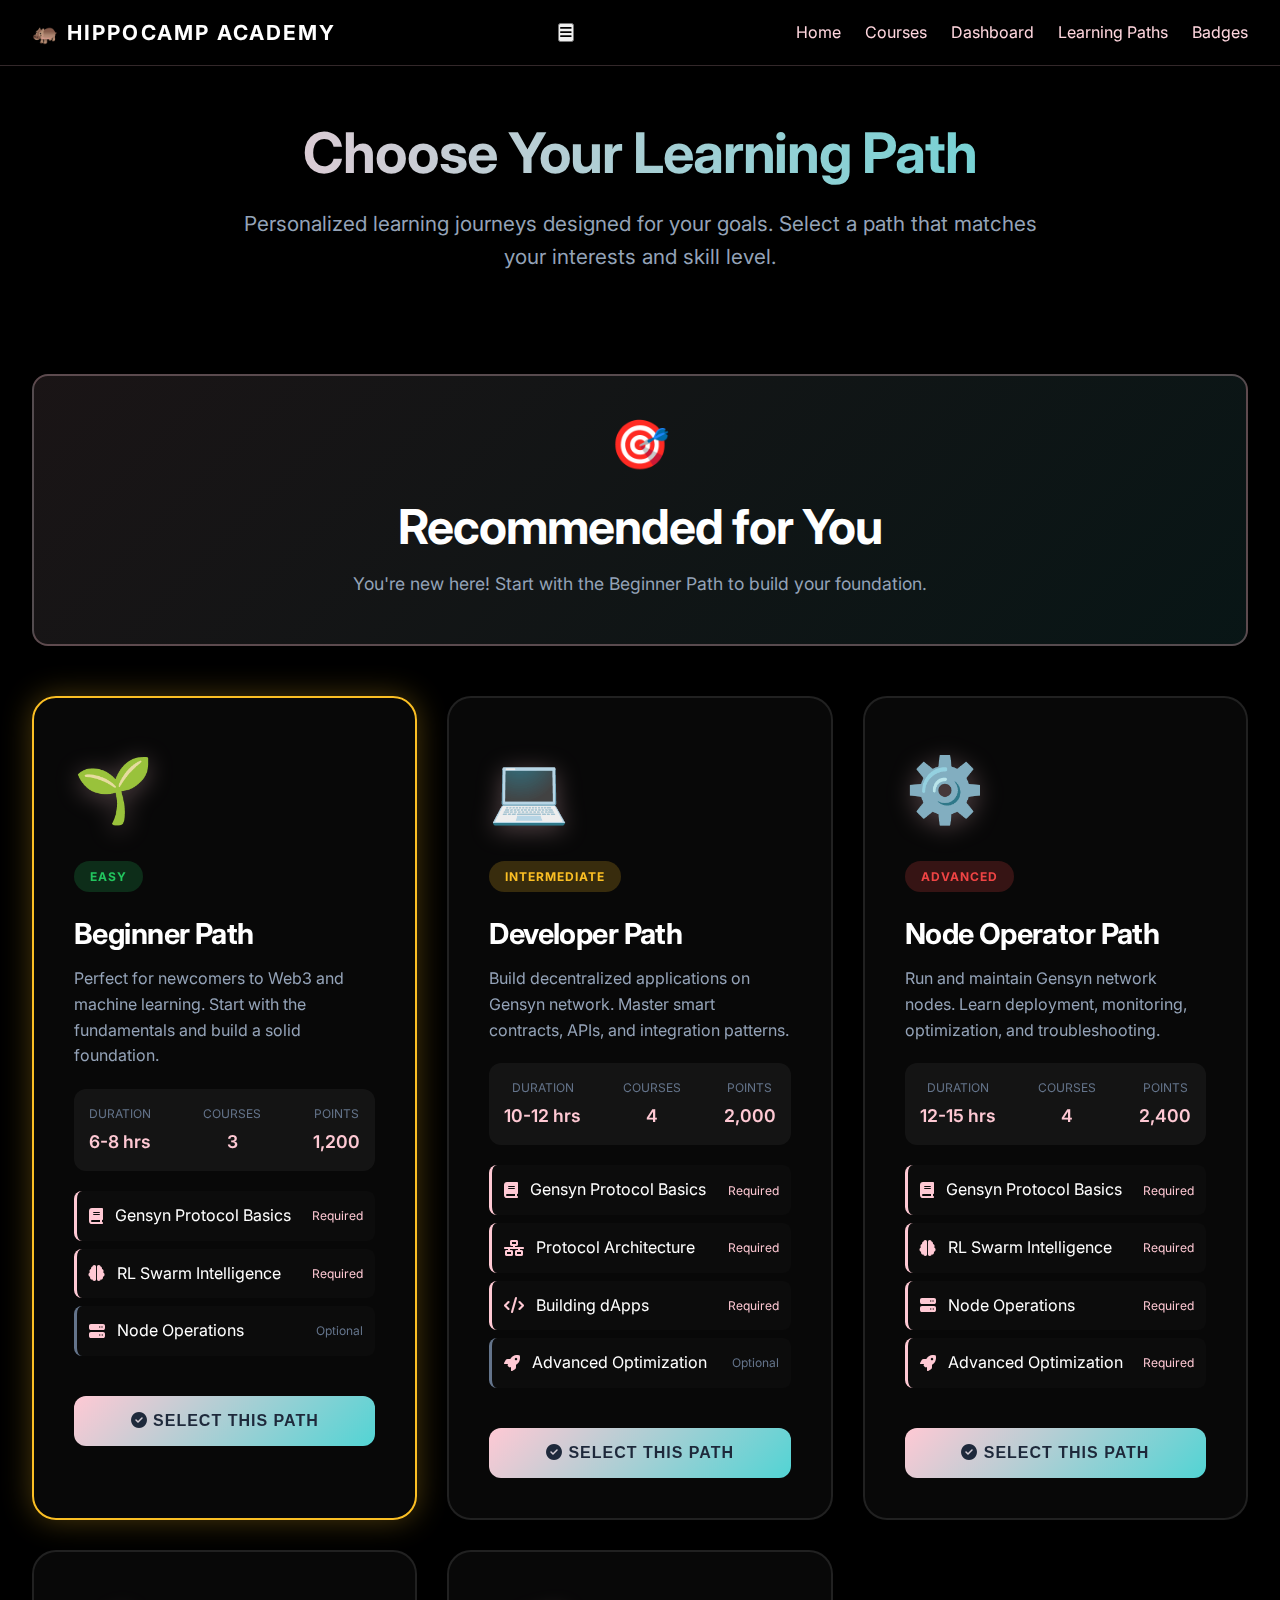
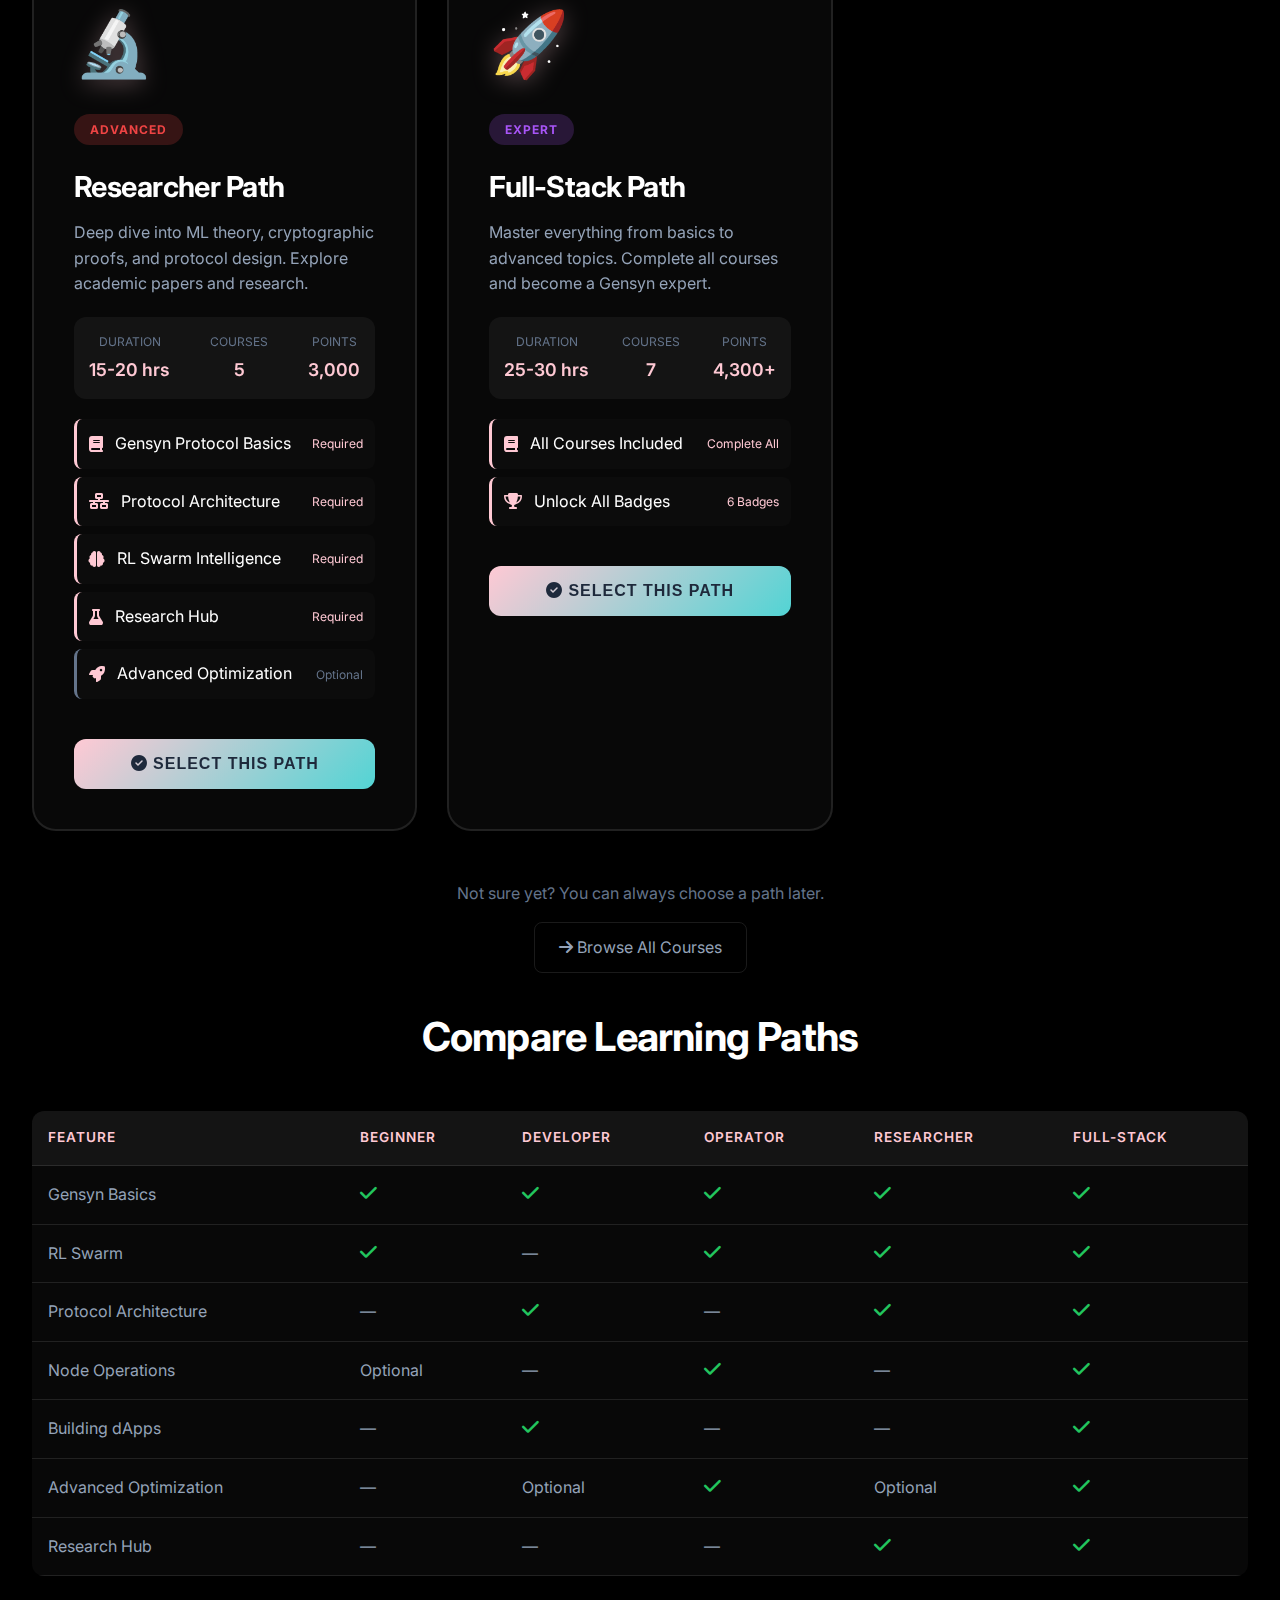
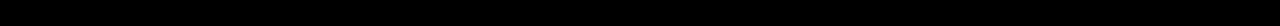
<file: learning-paths.html>
<!DOCTYPE html>
<html lang="en">
<head>
    <meta charset="UTF-8">
    <meta name="viewport" content="width=device-width, initial-scale=1.0">
    <title>Choose Your Learning Path | Hippocamp Academy</title>
    <link rel="stylesheet" href="styles.css">
    <link rel="stylesheet" href="enhancements.css">
    <link rel="stylesheet" href="https://cdnjs.cloudflare.com/ajax/libs/font-awesome/6.4.0/css/all.min.css">
    <link href="https://fonts.googleapis.com/css2?family=Inter:wght@400;500;600;700;900&display=swap" rel="stylesheet">
    <style>
        .paths-hero {
            padding: 120px 20px 60px;
            text-align: center;
        }

        .paths-grid {
            display: grid;
            grid-template-columns: repeat(auto-fit, minmax(350px, 1fr));
            gap: 30px;
            margin: 50px 0;
        }

        .path-card {
            background: rgba(255, 255, 255, 0.03);
            backdrop-filter: blur(20px);
            border: 2px solid rgba(255, 255, 255, 0.1);
            border-radius: 24px;
            padding: 40px;
            transition: all 0.4s cubic-bezier(0.175, 0.885, 0.32, 1.275);
            position: relative;
            overflow: hidden;
            cursor: pointer;
        }

        .path-card::before {
            content: '';
            position: absolute;
            top: 0;
            left: 0;
            width: 100%;
            height: 4px;
            background: linear-gradient(90deg, #FFC9D4, #52D4D4);
            transform: scaleX(0);
            transition: transform 0.3s ease;
        }

        .path-card:hover::before {
            transform: scaleX(1);
        }

        .path-card:hover {
            transform: translateY(-10px) scale(1.02);
            border-color: var(--primary-color);
            box-shadow: 0 20px 60px rgba(255, 201, 212, 0.3);
        }

        .path-card.selected {
            border-color: var(--primary-color);
            background: rgba(255, 201, 212, 0.08);
            box-shadow: 0 0 40px rgba(255, 201, 212, 0.4);
        }

        .path-icon {
            font-size: 4rem;
            margin-bottom: 20px;
            display: block;
            filter: drop-shadow(0 4px 12px rgba(255, 201, 212, 0.3));
        }

        .path-badge {
            display: inline-block;
            padding: 6px 16px;
            border-radius: 20px;
            font-size: 0.75rem;
            font-weight: 700;
            text-transform: uppercase;
            letter-spacing: 1px;
            margin-bottom: 15px;
        }

        .path-badge.easy {
            background: rgba(34, 197, 94, 0.2);
            color: #22c55e;
        }

        .path-badge.intermediate {
            background: rgba(251, 191, 36, 0.2);
            color: #fbbf24;
        }

        .path-badge.advanced {
            background: rgba(239, 68, 68, 0.2);
            color: #ef4444;
        }

        .path-badge.expert {
            background: rgba(168, 85, 247, 0.2);
            color: #a855f7;
        }

        .path-name {
            font-size: 1.8rem;
            font-weight: 700;
            color: #fff;
            margin: 10px 0;
        }

        .path-description {
            color: #94a3b8;
            margin: 15px 0;
            line-height: 1.6;
        }

        .path-meta {
            display: flex;
            justify-content: space-between;
            align-items: center;
            margin: 20px 0;
            padding: 15px;
            background: rgba(255, 255, 255, 0.05);
            border-radius: 12px;
        }

        .path-meta-item {
            display: flex;
            flex-direction: column;
            align-items: center;
            gap: 5px;
        }

        .path-meta-label {
            font-size: 0.75rem;
            color: #64748b;
            text-transform: uppercase;
        }

        .path-meta-value {
            font-size: 1.1rem;
            font-weight: 600;
            color: var(--primary-color);
        }

        .course-list {
            text-align: left;
            margin: 20px 0;
        }

        .course-item {
            display: flex;
            align-items: center;
            gap: 12px;
            padding: 12px;
            margin: 8px 0;
            background: rgba(255, 255, 255, 0.02);
            border-radius: 8px;
            border-left: 3px solid transparent;
            transition: all 0.2s ease;
        }

        .course-item.required {
            border-left-color: #FFC9D4;
        }

        .course-item.optional {
            border-left-color: #64748b;
        }

        .course-item i {
            color: var(--primary-color);
        }

        .course-item:hover {
            background: rgba(255, 255, 255, 0.05);
        }

        .select-path-btn {
            width: 100%;
            padding: 16px 32px;
            background: linear-gradient(135deg, #FFC9D4, #52D4D4);
            border: none;
            border-radius: 12px;
            color: #1e293b;
            font-size: 1rem;
            font-weight: 700;
            cursor: pointer;
            transition: all 0.3s ease;
            text-transform: uppercase;
            letter-spacing: 1px;
            margin-top: 20px;
        }

        .select-path-btn:hover {
            transform: translateY(-2px);
            box-shadow: 0 12px 32px rgba(255, 201, 212, 0.5);
        }

        .select-path-btn:active {
            transform: translateY(0);
        }

        .recommendation-banner {
            background: linear-gradient(135deg, rgba(255, 201, 212, 0.1), rgba(82, 212, 212, 0.1));
            border: 2px solid rgba(255, 201, 212, 0.3);
            border-radius: 16px;
            padding: 30px;
            margin: 40px 0;
            text-align: center;
        }

        .recommendation-icon {
            font-size: 3rem;
            margin-bottom: 15px;
        }

        .progress-indicator {
            margin: 30px 0;
        }

        .progress-bar-container {
            width: 100%;
            height: 8px;
            background: rgba(255, 255, 255, 0.1);
            border-radius: 4px;
            overflow: hidden;
            margin: 15px 0;
        }

        .progress-bar-fill {
            height: 100%;
            background: linear-gradient(90deg, #FFC9D4, #52D4D4);
            border-radius: 4px;
            transition: width 0.5s ease;
        }

        .skip-selection {
            text-align: center;
            margin: 40px 0;
        }

        .skip-selection a {
            color: #94a3b8;
            text-decoration: none;
            padding: 12px 24px;
            border: 1px solid rgba(255, 255, 255, 0.1);
            border-radius: 8px;
            display: inline-block;
            transition: all 0.2s ease;
        }

        .skip-selection a:hover {
            color: var(--primary-color);
            border-color: var(--primary-color);
        }

        .comparison-table {
            overflow-x: auto;
            margin: 50px 0;
        }

        .comparison-table table {
            width: 100%;
            border-collapse: collapse;
            background: rgba(255, 255, 255, 0.03);
            border-radius: 12px;
            overflow: hidden;
        }

        .comparison-table th,
        .comparison-table td {
            padding: 16px;
            text-align: left;
            border-bottom: 1px solid rgba(255, 255, 255, 0.1);
        }

        .comparison-table th {
            background: rgba(255, 255, 255, 0.05);
            color: var(--primary-color);
            font-weight: 600;
            text-transform: uppercase;
            font-size: 0.85rem;
            letter-spacing: 1px;
        }

        .comparison-table td {
            color: #94a3b8;
        }

        .feature-check {
            color: #22c55e;
            font-size: 1.2rem;
        }

        @media (max-width: 768px) {
            .paths-grid {
                grid-template-columns: 1fr;
            }

            .path-meta {
                flex-direction: column;
                gap: 15px;
            }
        }
    </style>
</head>
<body>
    <!-- Navigation -->
    <nav class="navbar">
        <div class="nav-container">
            <a href="index.html" class="logo">🦛 Hippocamp Academy</a>
            <button class="mobile-menu-toggle">
                <i class="fas fa-bars"></i>
            </button>
            <div class="nav-links">
                <a href="index.html">Home</a>
                <a href="index.html#courses">Courses</a>
                <a href="network-dashboard.html">Dashboard</a>
                <a href="learning-paths.html" class="active">Learning Paths</a>
                <a href="badges.html">Badges</a>
            </div>
        </div>
    </nav>

    <!-- Hero Section -->
    <section class="paths-hero">
        <div class="container">
            <h1 class="gradient-text" style="font-size: 3.5rem; margin-bottom: 20px;">Choose Your Learning Path</h1>
            <p style="font-size: 1.3rem; color: #94a3b8; max-width: 800px; margin: 0 auto;">
                Personalized learning journeys designed for your goals. Select a path that matches your interests and skill level.
            </p>
        </div>
    </section>

    <!-- Recommendation Banner -->
    <section class="container" id="recommendation-section" style="display: none;">
        <div class="recommendation-banner">
            <div class="recommendation-icon">🎯</div>
            <h2 style="color: #fff; margin-bottom: 15px;">Recommended for You</h2>
            <p style="color: #94a3b8; font-size: 1.1rem;" id="recommendation-text"></p>
        </div>
    </section>

    <!-- Learning Paths Grid -->
    <section class="container">
        <div class="paths-grid">
            <!-- Beginner Path -->
            <div class="path-card" data-path="beginner">
                <span class="path-icon">🌱</span>
                <span class="path-badge easy">Easy</span>
                <h2 class="path-name">Beginner Path</h2>
                <p class="path-description">
                    Perfect for newcomers to Web3 and machine learning. Start with the fundamentals and build a solid foundation.
                </p>
                <div class="path-meta">
                    <div class="path-meta-item">
                        <span class="path-meta-label">Duration</span>
                        <span class="path-meta-value">6-8 hrs</span>
                    </div>
                    <div class="path-meta-item">
                        <span class="path-meta-label">Courses</span>
                        <span class="path-meta-value">3</span>
                    </div>
                    <div class="path-meta-item">
                        <span class="path-meta-label">Points</span>
                        <span class="path-meta-value">1,200</span>
                    </div>
                </div>
                <div class="course-list">
                    <div class="course-item required">
                        <i class="fas fa-book"></i>
                        <span>Gensyn Protocol Basics</span>
                        <span style="margin-left: auto; font-size: 0.75rem; color: #FFC9D4;">Required</span>
                    </div>
                    <div class="course-item required">
                        <i class="fas fa-brain"></i>
                        <span>RL Swarm Intelligence</span>
                        <span style="margin-left: auto; font-size: 0.75rem; color: #FFC9D4;">Required</span>
                    </div>
                    <div class="course-item optional">
                        <i class="fas fa-server"></i>
                        <span>Node Operations</span>
                        <span style="margin-left: auto; font-size: 0.75rem; color: #64748b;">Optional</span>
                    </div>
                </div>
                <button class="select-path-btn" onclick="selectPath('beginner')">
                    <i class="fas fa-check-circle"></i> Select This Path
                </button>
            </div>

            <!-- Developer Path -->
            <div class="path-card" data-path="developer">
                <span class="path-icon">💻</span>
                <span class="path-badge intermediate">Intermediate</span>
                <h2 class="path-name">Developer Path</h2>
                <p class="path-description">
                    Build decentralized applications on Gensyn network. Master smart contracts, APIs, and integration patterns.
                </p>
                <div class="path-meta">
                    <div class="path-meta-item">
                        <span class="path-meta-label">Duration</span>
                        <span class="path-meta-value">10-12 hrs</span>
                    </div>
                    <div class="path-meta-item">
                        <span class="path-meta-label">Courses</span>
                        <span class="path-meta-value">4</span>
                    </div>
                    <div class="path-meta-item">
                        <span class="path-meta-label">Points</span>
                        <span class="path-meta-value">2,000</span>
                    </div>
                </div>
                <div class="course-list">
                    <div class="course-item required">
                        <i class="fas fa-book"></i>
                        <span>Gensyn Protocol Basics</span>
                        <span style="margin-left: auto; font-size: 0.75rem; color: #FFC9D4;">Required</span>
                    </div>
                    <div class="course-item required">
                        <i class="fas fa-network-wired"></i>
                        <span>Protocol Architecture</span>
                        <span style="margin-left: auto; font-size: 0.75rem; color: #FFC9D4;">Required</span>
                    </div>
                    <div class="course-item required">
                        <i class="fas fa-code"></i>
                        <span>Building dApps</span>
                        <span style="margin-left: auto; font-size: 0.75rem; color: #FFC9D4;">Required</span>
                    </div>
                    <div class="course-item optional">
                        <i class="fas fa-rocket"></i>
                        <span>Advanced Optimization</span>
                        <span style="margin-left: auto; font-size: 0.75rem; color: #64748b;">Optional</span>
                    </div>
                </div>
                <button class="select-path-btn" onclick="selectPath('developer')">
                    <i class="fas fa-check-circle"></i> Select This Path
                </button>
            </div>

            <!-- Node Operator Path -->
            <div class="path-card" data-path="operator">
                <span class="path-icon">⚙️</span>
                <span class="path-badge advanced">Advanced</span>
                <h2 class="path-name">Node Operator Path</h2>
                <p class="path-description">
                    Run and maintain Gensyn network nodes. Learn deployment, monitoring, optimization, and troubleshooting.
                </p>
                <div class="path-meta">
                    <div class="path-meta-item">
                        <span class="path-meta-label">Duration</span>
                        <span class="path-meta-value">12-15 hrs</span>
                    </div>
                    <div class="path-meta-item">
                        <span class="path-meta-label">Courses</span>
                        <span class="path-meta-value">4</span>
                    </div>
                    <div class="path-meta-item">
                        <span class="path-meta-label">Points</span>
                        <span class="path-meta-value">2,400</span>
                    </div>
                </div>
                <div class="course-list">
                    <div class="course-item required">
                        <i class="fas fa-book"></i>
                        <span>Gensyn Protocol Basics</span>
                        <span style="margin-left: auto; font-size: 0.75rem; color: #FFC9D4;">Required</span>
                    </div>
                    <div class="course-item required">
                        <i class="fas fa-brain"></i>
                        <span>RL Swarm Intelligence</span>
                        <span style="margin-left: auto; font-size: 0.75rem; color: #FFC9D4;">Required</span>
                    </div>
                    <div class="course-item required">
                        <i class="fas fa-server"></i>
                        <span>Node Operations</span>
                        <span style="margin-left: auto; font-size: 0.75rem; color: #FFC9D4;">Required</span>
                    </div>
                    <div class="course-item required">
                        <i class="fas fa-rocket"></i>
                        <span>Advanced Optimization</span>
                        <span style="margin-left: auto; font-size: 0.75rem; color: #FFC9D4;">Required</span>
                    </div>
                </div>
                <button class="select-path-btn" onclick="selectPath('operator')">
                    <i class="fas fa-check-circle"></i> Select This Path
                </button>
            </div>

            <!-- Researcher Path -->
            <div class="path-card" data-path="researcher">
                <span class="path-icon">🔬</span>
                <span class="path-badge advanced">Advanced</span>
                <h2 class="path-name">Researcher Path</h2>
                <p class="path-description">
                    Deep dive into ML theory, cryptographic proofs, and protocol design. Explore academic papers and research.
                </p>
                <div class="path-meta">
                    <div class="path-meta-item">
                        <span class="path-meta-label">Duration</span>
                        <span class="path-meta-value">15-20 hrs</span>
                    </div>
                    <div class="path-meta-item">
                        <span class="path-meta-label">Courses</span>
                        <span class="path-meta-value">5</span>
                    </div>
                    <div class="path-meta-item">
                        <span class="path-meta-label">Points</span>
                        <span class="path-meta-value">3,000</span>
                    </div>
                </div>
                <div class="course-list">
                    <div class="course-item required">
                        <i class="fas fa-book"></i>
                        <span>Gensyn Protocol Basics</span>
                        <span style="margin-left: auto; font-size: 0.75rem; color: #FFC9D4;">Required</span>
                    </div>
                    <div class="course-item required">
                        <i class="fas fa-network-wired"></i>
                        <span>Protocol Architecture</span>
                        <span style="margin-left: auto; font-size: 0.75rem; color: #FFC9D4;">Required</span>
                    </div>
                    <div class="course-item required">
                        <i class="fas fa-brain"></i>
                        <span>RL Swarm Intelligence</span>
                        <span style="margin-left: auto; font-size: 0.75rem; color: #FFC9D4;">Required</span>
                    </div>
                    <div class="course-item required">
                        <i class="fas fa-flask"></i>
                        <span>Research Hub</span>
                        <span style="margin-left: auto; font-size: 0.75rem; color: #FFC9D4;">Required</span>
                    </div>
                    <div class="course-item optional">
                        <i class="fas fa-rocket"></i>
                        <span>Advanced Optimization</span>
                        <span style="margin-left: auto; font-size: 0.75rem; color: #64748b;">Optional</span>
                    </div>
                </div>
                <button class="select-path-btn" onclick="selectPath('researcher')">
                    <i class="fas fa-check-circle"></i> Select This Path
                </button>
            </div>

            <!-- Full-Stack Path -->
            <div class="path-card" data-path="fullstack">
                <span class="path-icon">🚀</span>
                <span class="path-badge expert">Expert</span>
                <h2 class="path-name">Full-Stack Path</h2>
                <p class="path-description">
                    Master everything from basics to advanced topics. Complete all courses and become a Gensyn expert.
                </p>
                <div class="path-meta">
                    <div class="path-meta-item">
                        <span class="path-meta-label">Duration</span>
                        <span class="path-meta-value">25-30 hrs</span>
                    </div>
                    <div class="path-meta-item">
                        <span class="path-meta-label">Courses</span>
                        <span class="path-meta-value">7</span>
                    </div>
                    <div class="path-meta-item">
                        <span class="path-meta-label">Points</span>
                        <span class="path-meta-value">4,300+</span>
                    </div>
                </div>
                <div class="course-list">
                    <div class="course-item required">
                        <i class="fas fa-book"></i>
                        <span>All Courses Included</span>
                        <span style="margin-left: auto; font-size: 0.75rem; color: #FFC9D4;">Complete All</span>
                    </div>
                    <div class="course-item required">
                        <i class="fas fa-trophy"></i>
                        <span>Unlock All Badges</span>
                        <span style="margin-left: auto; font-size: 0.75rem; color: #FFC9D4;">6 Badges</span>
                    </div>
                </div>
                <button class="select-path-btn" onclick="selectPath('fullstack')">
                    <i class="fas fa-check-circle"></i> Select This Path
                </button>
            </div>
        </div>

        <!-- Skip Selection -->
        <div class="skip-selection">
            <p style="color: #64748b; margin-bottom: 15px;">Not sure yet? You can always choose a path later.</p>
            <a href="index.html#courses">
                <i class="fas fa-arrow-right"></i> Browse All Courses
            </a>
        </div>
    </section>

    <!-- Comparison Table -->
    <section class="container">
        <h2 style="text-align: center; color: #fff; font-size: 2.5rem; margin-bottom: 40px;">Compare Learning Paths</h2>
        <div class="comparison-table">
            <table>
                <thead>
                    <tr>
                        <th>Feature</th>
                        <th>Beginner</th>
                        <th>Developer</th>
                        <th>Operator</th>
                        <th>Researcher</th>
                        <th>Full-Stack</th>
                    </tr>
                </thead>
                <tbody>
                    <tr>
                        <td>Gensyn Basics</td>
                        <td><i class="fas fa-check feature-check"></i></td>
                        <td><i class="fas fa-check feature-check"></i></td>
                        <td><i class="fas fa-check feature-check"></i></td>
                        <td><i class="fas fa-check feature-check"></i></td>
                        <td><i class="fas fa-check feature-check"></i></td>
                    </tr>
                    <tr>
                        <td>RL Swarm</td>
                        <td><i class="fas fa-check feature-check"></i></td>
                        <td>—</td>
                        <td><i class="fas fa-check feature-check"></i></td>
                        <td><i class="fas fa-check feature-check"></i></td>
                        <td><i class="fas fa-check feature-check"></i></td>
                    </tr>
                    <tr>
                        <td>Protocol Architecture</td>
                        <td>—</td>
                        <td><i class="fas fa-check feature-check"></i></td>
                        <td>—</td>
                        <td><i class="fas fa-check feature-check"></i></td>
                        <td><i class="fas fa-check feature-check"></i></td>
                    </tr>
                    <tr>
                        <td>Node Operations</td>
                        <td>Optional</td>
                        <td>—</td>
                        <td><i class="fas fa-check feature-check"></i></td>
                        <td>—</td>
                        <td><i class="fas fa-check feature-check"></i></td>
                    </tr>
                    <tr>
                        <td>Building dApps</td>
                        <td>—</td>
                        <td><i class="fas fa-check feature-check"></i></td>
                        <td>—</td>
                        <td>—</td>
                        <td><i class="fas fa-check feature-check"></i></td>
                    </tr>
                    <tr>
                        <td>Advanced Optimization</td>
                        <td>—</td>
                        <td>Optional</td>
                        <td><i class="fas fa-check feature-check"></i></td>
                        <td>Optional</td>
                        <td><i class="fas fa-check feature-check"></i></td>
                    </tr>
                    <tr>
                        <td>Research Hub</td>
                        <td>—</td>
                        <td>—</td>
                        <td>—</td>
                        <td><i class="fas fa-check feature-check"></i></td>
                        <td><i class="fas fa-check feature-check"></i></td>
                    </tr>
                </tbody>
            </table>
        </div>
    </section>

    <script src="script.js"></script>
    <script src="learning-paths.js"></script>
    <script>
        // Path selection logic
        function selectPath(pathId) {
            // Save selected path
            localStorage.setItem('hippocamp_learning_path', pathId);
            
            // Visual feedback
            document.querySelectorAll('.path-card').forEach(card => {
                card.classList.remove('selected');
            });
            document.querySelector(`[data-path="${pathId}"]`).classList.add('selected');
            
            // Show success message
            const successMsg = document.createElement('div');
            successMsg.style.cssText = 'position: fixed; top: 100px; left: 50%; transform: translateX(-50%); background: linear-gradient(135deg, #FFC9D4, #52D4D4); padding: 20px 40px; border-radius: 12px; color: #1e293b; font-weight: 700; z-index: 10000; box-shadow: 0 10px 40px rgba(255, 201, 212, 0.5); animation: slideDown 0.5s ease;';
            successMsg.innerHTML = `<i class="fas fa-check-circle"></i> ${getPathName(pathId)} Selected!`;
            document.body.appendChild(successMsg);
            
            // Redirect after 2 seconds
            setTimeout(() => {
                successMsg.style.animation = 'slideUp 0.5s ease';
                setTimeout(() => {
                    window.location.href = 'index.html#courses';
                }, 500);
            }, 2000);
        }

        function getPathName(pathId) {
            const names = {
                'beginner': 'Beginner Path',
                'developer': 'Developer Path',
                'operator': 'Node Operator Path',
                'researcher': 'Researcher Path',
                'fullstack': 'Full-Stack Path'
            };
            return names[pathId] || pathId;
        }

        // Load recommendation on page load
        window.addEventListener('load', () => {
            const currentPath = localStorage.getItem('hippocamp_learning_path');
            const completedLessons = JSON.parse(localStorage.getItem('hippocamp_completed_lessons') || '[]');
            const points = parseInt(localStorage.getItem('hippocamp_points') || '0');
            
            // Highlight current path if already selected
            if (currentPath) {
                document.querySelector(`[data-path="${currentPath}"]`)?.classList.add('selected');
            }
            
            // Show recommendation based on progress
            if (completedLessons.length === 0 && points === 0) {
                showRecommendation('beginner', "You're new here! Start with the Beginner Path to build your foundation.");
            } else if (completedLessons.length >= 5 && points >= 500 && !currentPath) {
                showRecommendation('developer', "You've made great progress! Consider the Developer Path to build real applications.");
            } else if (points >= 1000 && !currentPath) {
                showRecommendation('fullstack', "You're doing amazing! Challenge yourself with the Full-Stack Path.");
            }
        });

        function showRecommendation(pathId, message) {
            const section = document.getElementById('recommendation-section');
            const text = document.getElementById('recommendation-text');
            text.textContent = message;
            section.style.display = 'block';
            
            // Highlight recommended path
            const card = document.querySelector(`[data-path="${pathId}"]`);
            if (card) {
                card.style.border = '2px solid #fbbf24';
                card.style.boxShadow = '0 0 30px rgba(251, 191, 36, 0.3)';
            }
        }

        // Add CSS animation keyframes
        const style = document.createElement('style');
        style.textContent = `
            @keyframes slideDown {
                from {
                    transform: translate(-50%, -100%);
                    opacity: 0;
                }
                to {
                    transform: translate(-50%, 0);
                    opacity: 1;
                }
            }
            @keyframes slideUp {
                from {
                    transform: translate(-50%, 0);
                    opacity: 1;
                }
                to {
                    transform: translate(-50%, -100%);
                    opacity: 0;
                }
            }
        `;
        document.head.appendChild(style);
    </script>
</body>
</html>
</file>
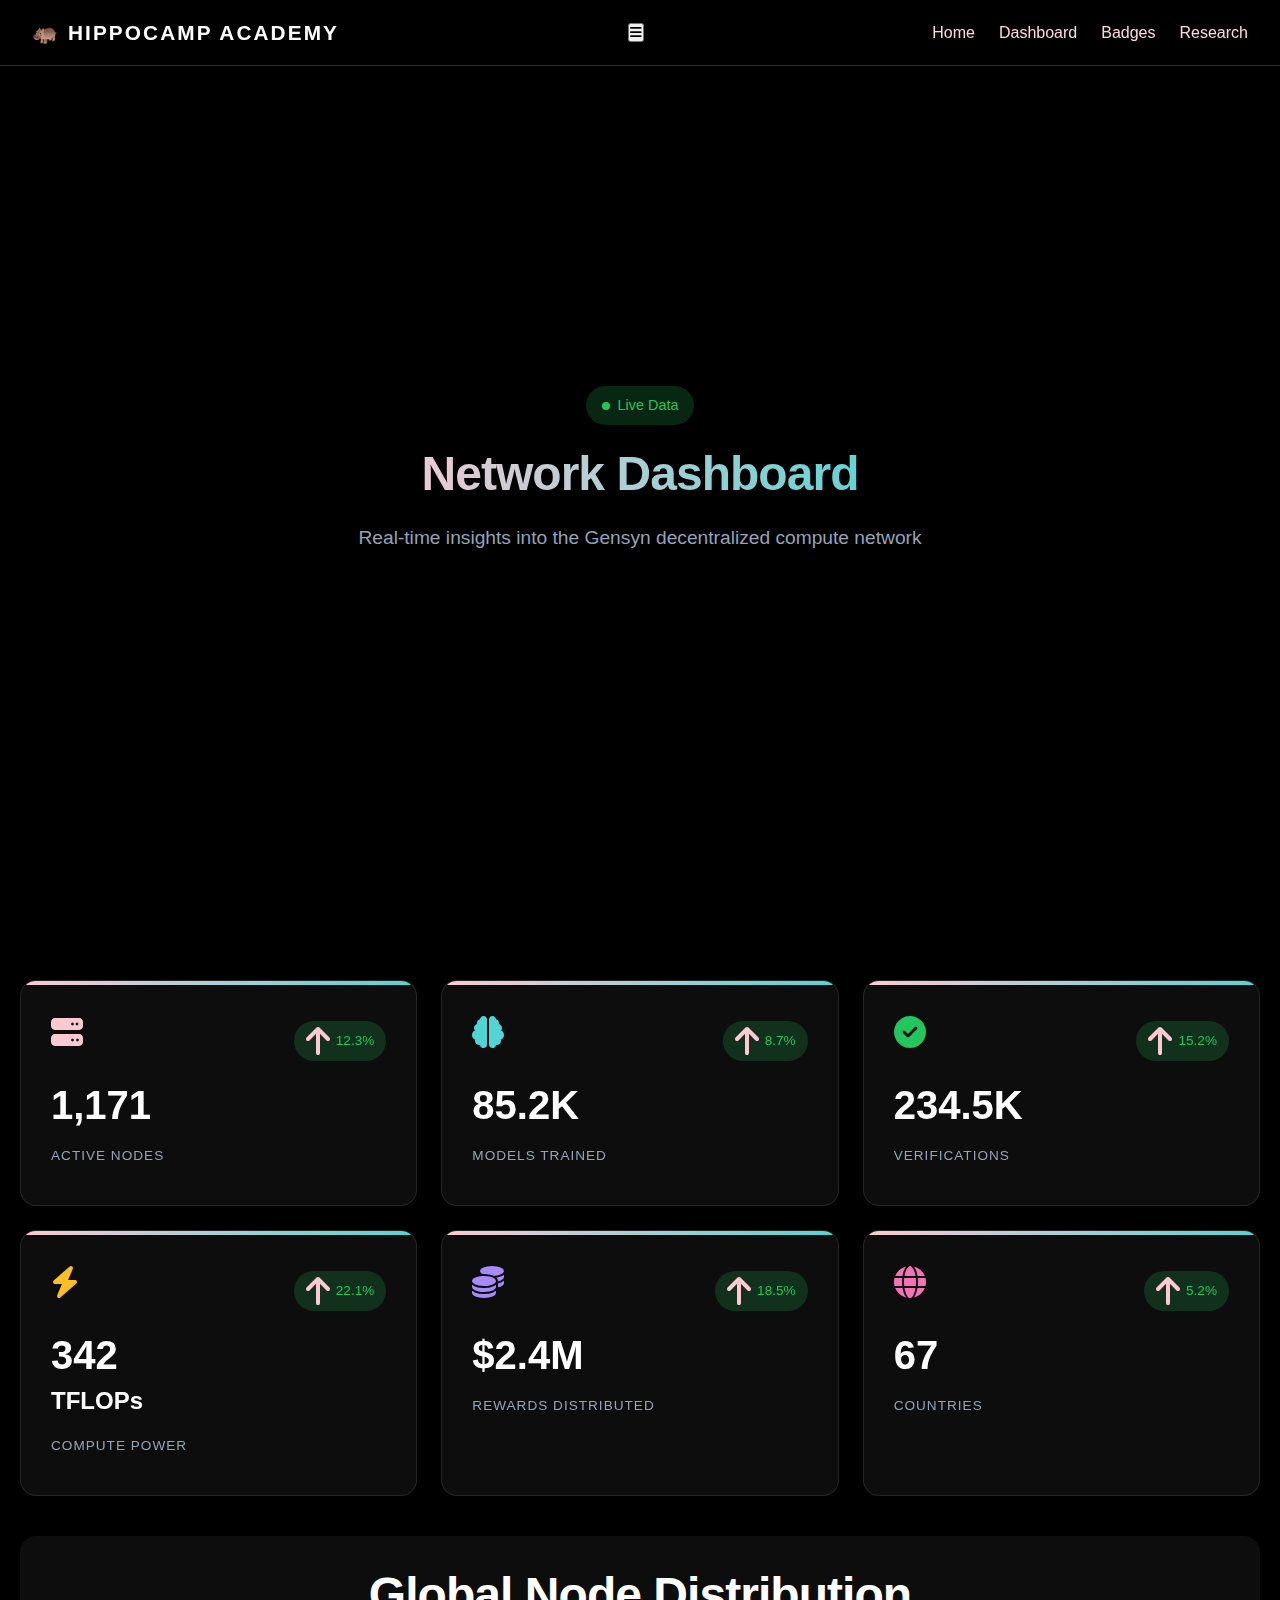
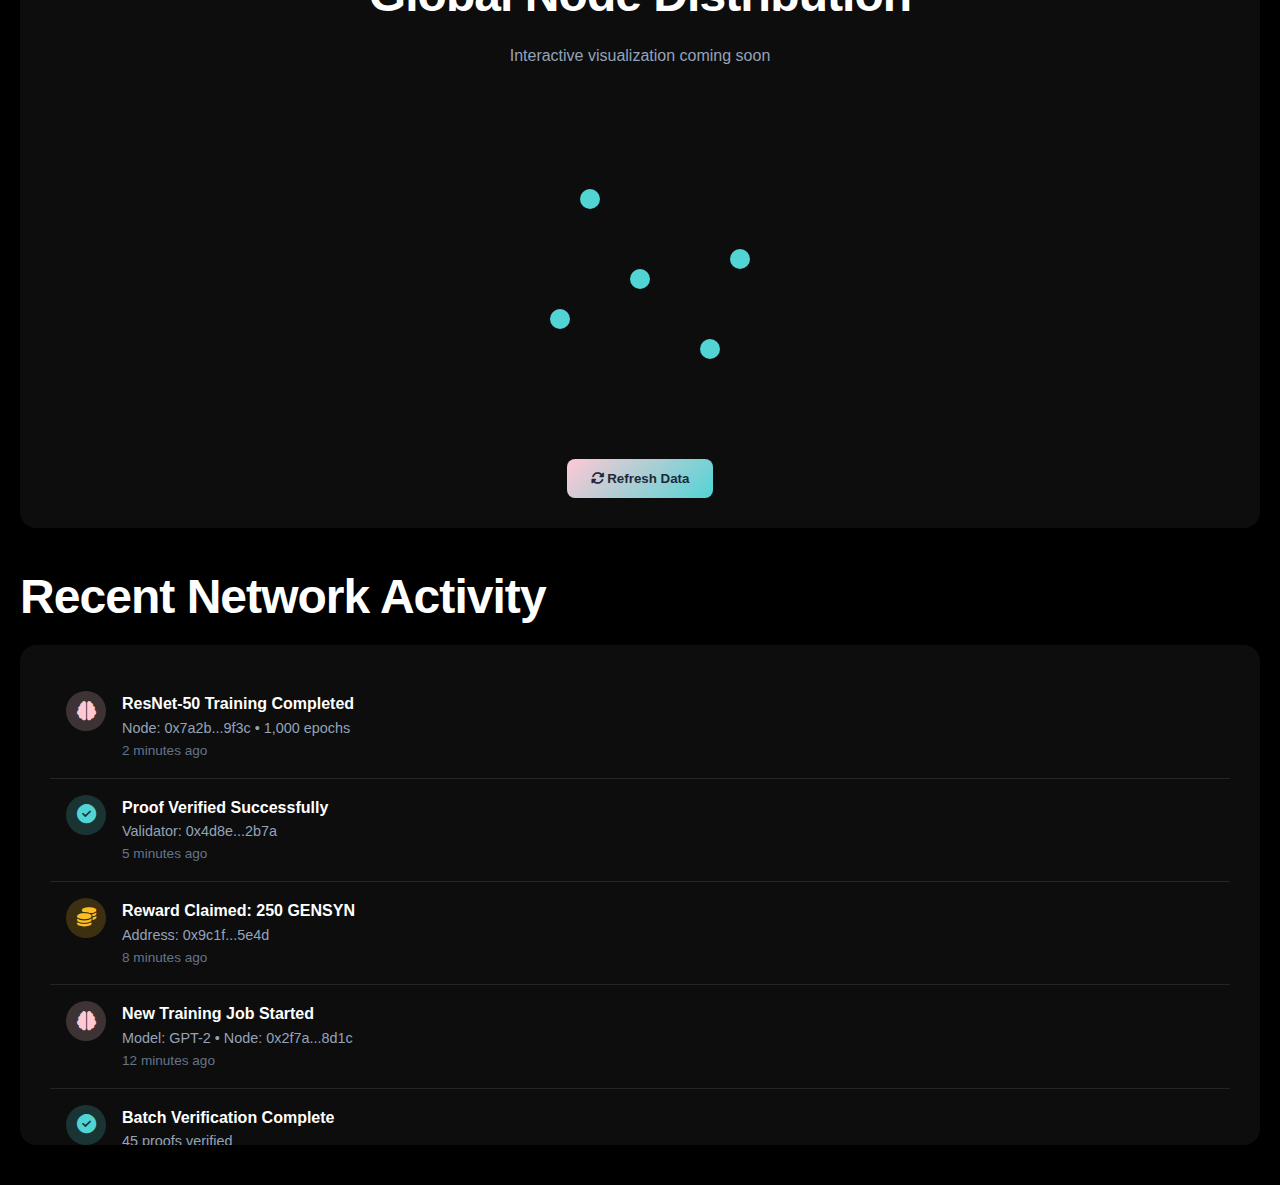
<file: network-dashboard.html>
<!DOCTYPE html>
<html lang="en">
<head>
    <meta charset="UTF-8">
    <meta name="viewport" content="width=device-width, initial-scale=1.0">
    <title>Live Network Dashboard | Hippocamp Academy</title>
    <link rel="stylesheet" href="styles.css">
    <link rel="stylesheet" href="enhancements.css">
    <link rel="stylesheet" href="https://cdnjs.cloudflare.com/ajax/libs/font-awesome/6.4.0/css/all.min.css">
    <style>
        .dashboard-grid {
            display: grid;
            grid-template-columns: repeat(auto-fit, minmax(300px, 1fr));
            gap: 24px;
            margin: 40px 0;
        }

        .stat-card {
            background: rgba(255, 255, 255, 0.05);
            backdrop-filter: blur(20px);
            border: 1px solid rgba(255, 255, 255, 0.1);
            border-radius: 16px;
            padding: 30px;
            position: relative;
            overflow: hidden;
            transition: all 0.3s ease;
            display: flex;
            flex-direction: column;
            align-items: flex-start;
            gap: 12px;
        }

        .stat-card:hover {
            transform: translateY(-5px);
            box-shadow: 0 12px 40px rgba(255, 201, 212, 0.3);
        }

        .stat-card::before {
            content: '';
            position: absolute;
            top: 0;
            left: 0;
            width: 100%;
            height: 4px;
            background: linear-gradient(90deg, #FFC9D4, #52D4D4);
        }

        .stat-icon {
            font-size: 2rem;
            margin-bottom: 8px;
        }

        .stat-header {
            display: flex;
            align-items: center;
            justify-content: space-between;
            width: 100%;
            margin-bottom: 4px;
        }

        .stat-value {
            font-size: 2.5rem;
            font-weight: 700;
            color: #fff;
            line-height: 1;
            margin: 8px 0;
        }

        .stat-label {
            font-size: 0.85rem;
            color: #94a3b8;
            text-transform: uppercase;
            letter-spacing: 1px;
            margin-bottom: 8px;
        }

        .stat-trend {
            display: inline-flex;
            align-items: center;
            gap: 6px;
            margin-top: 10px;
            padding: 4px 12px;
            border-radius: 20px;
            font-size: 0.85rem;
        }

        .stat-trend.up {
            background: rgba(34, 197, 94, 0.2);
            color: #22c55e;
        }

        .stat-trend.down {
            background: rgba(239, 68, 68, 0.2);
            color: #ef4444;
        }

        .chart-container {
            background: rgba(255, 255, 255, 0.05);
            border-radius: 16px;
            padding: 30px;
            margin: 30px 0;
        }

        .live-indicator {
            display: inline-flex;
            align-items: center;
            gap: 8px;
            padding: 8px 16px;
            background: rgba(34, 197, 94, 0.2);
            border-radius: 20px;
            font-size: 0.9rem;
            color: #22c55e;
        }

        .live-dot {
            width: 8px;
            height: 8px;
            background: #22c55e;
            border-radius: 50%;
            animation: pulse-live 2s ease-in-out infinite;
        }

        @keyframes pulse-live {
            0%, 100% { opacity: 1; transform: scale(1); }
            50% { opacity: 0.5; transform: scale(1.3); }
        }

        .activity-feed {
            background: rgba(255, 255, 255, 0.05);
            border-radius: 16px;
            padding: 30px;
            max-height: 500px;
            overflow-y: auto;
        }

        .activity-item {
            display: flex;
            align-items: start;
            gap: 16px;
            padding: 16px;
            border-bottom: 1px solid rgba(255, 255, 255, 0.1);
            transition: background 0.2s ease;
        }

        .activity-item:hover {
            background: rgba(255, 255, 255, 0.05);
        }

        .activity-icon {
            width: 40px;
            height: 40px;
            border-radius: 50%;
            display: flex;
            align-items: center;
            justify-content: center;
            font-size: 1.2rem;
            flex-shrink: 0;
        }

        .activity-icon.training {
            background: rgba(255, 201, 212, 0.2);
            color: #FFC9D4;
        }

        .activity-icon.verification {
            background: rgba(82, 212, 212, 0.2);
            color: #52D4D4;
        }

        .activity-icon.reward {
            background: rgba(251, 191, 36, 0.2);
            color: #fbbf24;
        }

        .activity-time {
            font-size: 0.85rem;
            color: #64748b;
        }

        .network-map {
            background: rgba(255, 255, 255, 0.05);
            border-radius: 16px;
            padding: 30px;
            text-align: center;
            min-height: 400px;
            display: flex;
            flex-direction: column;
            align-items: center;
            justify-content: center;
        }

        .node-cluster {
            position: relative;
            width: 300px;
            height: 300px;
            margin: 30px auto;
        }

        .node {
            position: absolute;
            width: 20px;
            height: 20px;
            background: #52D4D4;
            border-radius: 50%;
            animation: node-pulse 3s ease-in-out infinite;
        }

        @keyframes node-pulse {
            0%, 100% { transform: scale(1); opacity: 0.8; }
            50% { transform: scale(1.5); opacity: 1; }
        }

        .refresh-button {
            padding: 12px 24px;
            background: linear-gradient(135deg, #FFC9D4, #52D4D4);
            border: none;
            border-radius: 8px;
            color: #1e293b;
            font-weight: 600;
            cursor: pointer;
            transition: all 0.3s ease;
        }

        .refresh-button:hover {
            transform: translateY(-2px);
            box-shadow: 0 8px 24px rgba(255, 201, 212, 0.4);
        }
    </style>
</head>
<body>
    <!-- Navigation (reuse from index.html) -->
    <nav class="navbar">
        <div class="nav-container">
            <a href="index.html" class="logo">🦛 Hippocamp Academy</a>
            <button class="mobile-menu-toggle">
                <i class="fas fa-bars"></i>
            </button>
            <div class="nav-links">
                <a href="index.html">Home</a>
                <a href="network-dashboard.html" class="active">Dashboard</a>
                <a href="badges.html">Badges</a>
                <a href="research.html">Research</a>
            </div>
        </div>
    </nav>

    <!-- Hero Section -->
    <section class="hero" style="padding: 80px 20px 40px;">
        <div class="container">
            <div style="text-align: center;">
                <span class="live-indicator">
                    <span class="live-dot"></span>
                    Live Data
                </span>
                <h1 class="gradient-text" style="font-size: 3rem; margin: 20px 0;">Network Dashboard</h1>
                <p style="font-size: 1.2rem; color: #94a3b8; max-width: 700px; margin: 0 auto;">
                    Real-time insights into the Gensyn decentralized compute network
                </p>
            </div>
        </div>
    </section>

    <!-- Stats Grid -->
    <section class="container" style="padding: 40px 20px;">
        <div class="dashboard-grid">
            <div class="stat-card">
                <div class="stat-header">
                    <i class="fas fa-server stat-icon" style="color: #FFC9D4;"></i>
                    <span class="stat-trend up">
                        <i class="fas fa-arrow-up"></i>
                        <span>12.3%</span>
                    </span>
                </div>
                <div class="stat-value" id="active-nodes">1,272</div>
                <div class="stat-label">Active Nodes</div>
            </div>

            <div class="stat-card">
                <div class="stat-header">
                    <i class="fas fa-brain stat-icon" style="color: #52D4D4;"></i>
                    <span class="stat-trend up">
                        <i class="fas fa-arrow-up"></i>
                        <span>8.7%</span>
                    </span>
                </div>
                <div class="stat-value" id="models-trained">90.3K</div>
                <div class="stat-label">Models Trained</div>
            </div>

            <div class="stat-card">
                <div class="stat-header">
                    <i class="fas fa-check-circle stat-icon" style="color: #22c55e;"></i>
                    <span class="stat-trend up">
                        <i class="fas fa-arrow-up"></i>
                        <span>15.2%</span>
                    </span>
                </div>
                <div class="stat-value" id="verifications">234.5K</div>
                <div class="stat-label">Verifications</div>
            </div>

            <div class="stat-card">
                <div class="stat-header">
                    <i class="fas fa-bolt stat-icon" style="color: #fbbf24;"></i>
                    <span class="stat-trend up">
                        <i class="fas fa-arrow-up"></i>
                        <span>22.1%</span>
                    </span>
                </div>
                <div class="stat-value" id="compute-power">342<br><span style="font-size: 1.5rem;">TFLOPs</span></div>
                <div class="stat-label">Compute Power</div>
            </div>

            <div class="stat-card">
                <div class="stat-header">
                    <i class="fas fa-coins stat-icon" style="color: #a78bfa;"></i>
                    <span class="stat-trend up">
                        <i class="fas fa-arrow-up"></i>
                        <span>18.5%</span>
                    </span>
                </div>
                <div class="stat-value" id="rewards-distributed">$2.4M</div>
                <div class="stat-label">Rewards Distributed</div>
            </div>

            <div class="stat-card">
                <div class="stat-header">
                    <i class="fas fa-globe stat-icon" style="color: #f472b6;"></i>
                    <span class="stat-trend up">
                        <i class="fas fa-arrow-up"></i>
                        <span>5.2%</span>
                    </span>
                </div>
                <div class="stat-value" id="countries">67</div>
                <div class="stat-label">Countries</div>
            </div>
        </div>

        <!-- Network Map -->
        <div class="network-map" style="margin-top: 40px;">
            <h2 style="color: #fff; margin-bottom: 20px;">Global Node Distribution</h2>
            <p style="color: #94a3b8; margin-bottom: 30px;">Interactive visualization coming soon</p>
            <div class="node-cluster">
                <div class="node" style="top: 50%; left: 50%; transform: translate(-50%, -50%);"></div>
                <div class="node" style="top: 20%; left: 30%; animation-delay: 0.5s;"></div>
                <div class="node" style="top: 70%; left: 70%; animation-delay: 1s;"></div>
                <div class="node" style="top: 40%; left: 80%; animation-delay: 1.5s;"></div>
                <div class="node" style="top: 60%; left: 20%; animation-delay: 2s;"></div>
            </div>
            <button class="refresh-button" onclick="refreshData()">
                <i class="fas fa-sync-alt"></i> Refresh Data
            </button>
        </div>

        <!-- Activity Feed -->
        <div style="margin-top: 40px;">
            <h2 style="color: #fff; margin-bottom: 20px;">Recent Network Activity</h2>
            <div class="activity-feed">
                <div class="activity-item">
                    <div class="activity-icon training">
                        <i class="fas fa-brain"></i>
                    </div>
                    <div style="flex: 1;">
                        <div style="color: #fff; font-weight: 600;">ResNet-50 Training Completed</div>
                        <div style="color: #94a3b8; font-size: 0.9rem;">Node: 0x7a2b...9f3c • 1,000 epochs</div>
                        <div class="activity-time">2 minutes ago</div>
                    </div>
                </div>

                <div class="activity-item">
                    <div class="activity-icon verification">
                        <i class="fas fa-check-circle"></i>
                    </div>
                    <div style="flex: 1;">
                        <div style="color: #fff; font-weight: 600;">Proof Verified Successfully</div>
                        <div style="color: #94a3b8; font-size: 0.9rem;">Validator: 0x4d8e...2b7a</div>
                        <div class="activity-time">5 minutes ago</div>
                    </div>
                </div>

                <div class="activity-item">
                    <div class="activity-icon reward">
                        <i class="fas fa-coins"></i>
                    </div>
                    <div style="flex: 1;">
                        <div style="color: #fff; font-weight: 600;">Reward Claimed: 250 GENSYN</div>
                        <div style="color: #94a3b8; font-size: 0.9rem;">Address: 0x9c1f...5e4d</div>
                        <div class="activity-time">8 minutes ago</div>
                    </div>
                </div>

                <div class="activity-item">
                    <div class="activity-icon training">
                        <i class="fas fa-brain"></i>
                    </div>
                    <div style="flex: 1;">
                        <div style="color: #fff; font-weight: 600;">New Training Job Started</div>
                        <div style="color: #94a3b8; font-size: 0.9rem;">Model: GPT-2 • Node: 0x2f7a...8d1c</div>
                        <div class="activity-time">12 minutes ago</div>
                    </div>
                </div>

                <div class="activity-item">
                    <div class="activity-icon verification">
                        <i class="fas fa-check-circle"></i>
                    </div>
                    <div style="flex: 1;">
                        <div style="color: #fff; font-weight: 600;">Batch Verification Complete</div>
                        <div style="color: #94a3b8; font-size: 0.9rem;">45 proofs verified</div>
                        <div class="activity-time">15 minutes ago</div>
                    </div>
                </div>
            </div>
        </div>
    </section>

    <script src="script.js"></script>
    <script>
        // Animate numbers on load
        function animateValue(id, start, end, duration) {
            const element = document.getElementById(id);
            const range = end - start;
            const increment = end > start ? 1 : -1;
            const stepTime = Math.abs(Math.floor(duration / range));
            let current = start;
            
            const timer = setInterval(() => {
                current += increment;
                if (element.textContent.includes('K') || element.textContent.includes('M')) {
                    element.textContent = formatNumber(current);
                } else {
                    element.textContent = current.toLocaleString();
                }
                
                if (current === end) {
                    clearInterval(timer);
                }
            }, stepTime);
        }

        function formatNumber(num) {
            if (num >= 1000000) return (num / 1000000).toFixed(1) + 'M';
            if (num >= 1000) return (num / 1000).toFixed(1) + 'K';
            return num.toString();
        }

        function refreshData() {
            // Simulate data refresh
            const button = event.target.closest('button');
            button.disabled = true;
            button.innerHTML = '<i class="fas fa-spinner fa-spin"></i> Refreshing...';
            
            setTimeout(() => {
                // Add random variations
                const nodes = Math.floor(1247 + Math.random() * 50);
                const models = Math.floor(89432 + Math.random() * 1000);
                
                document.getElementById('active-nodes').textContent = nodes.toLocaleString();
                document.getElementById('models-trained').textContent = formatNumber(models);
                
                button.disabled = false;
                button.innerHTML = '<i class="fas fa-sync-alt"></i> Refresh Data';
            }, 1500);
        }

        // Initial animation
        window.addEventListener('load', () => {
            animateValue('active-nodes', 1000, 1247, 1000);
            animateValue('models-trained', 85000, 89432, 1500);
        });
    </script>
</body>
</html>
</file>
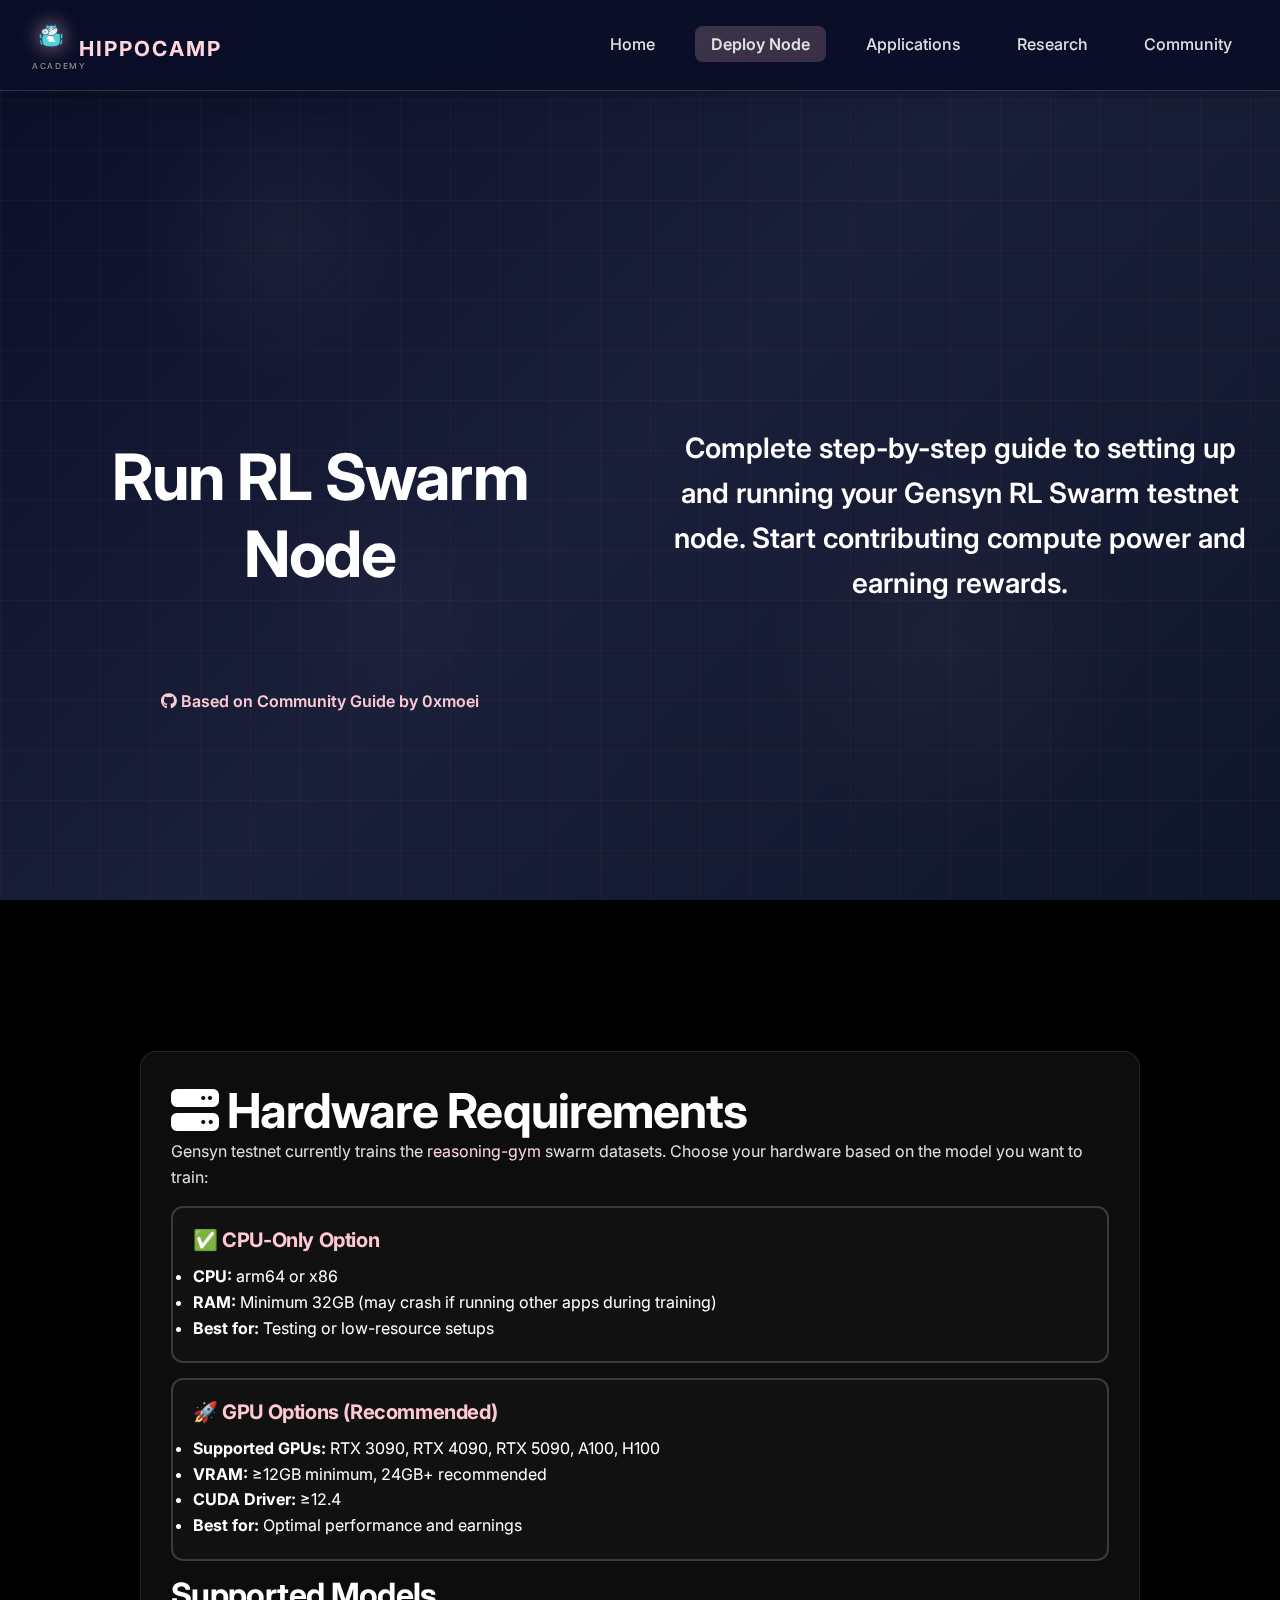
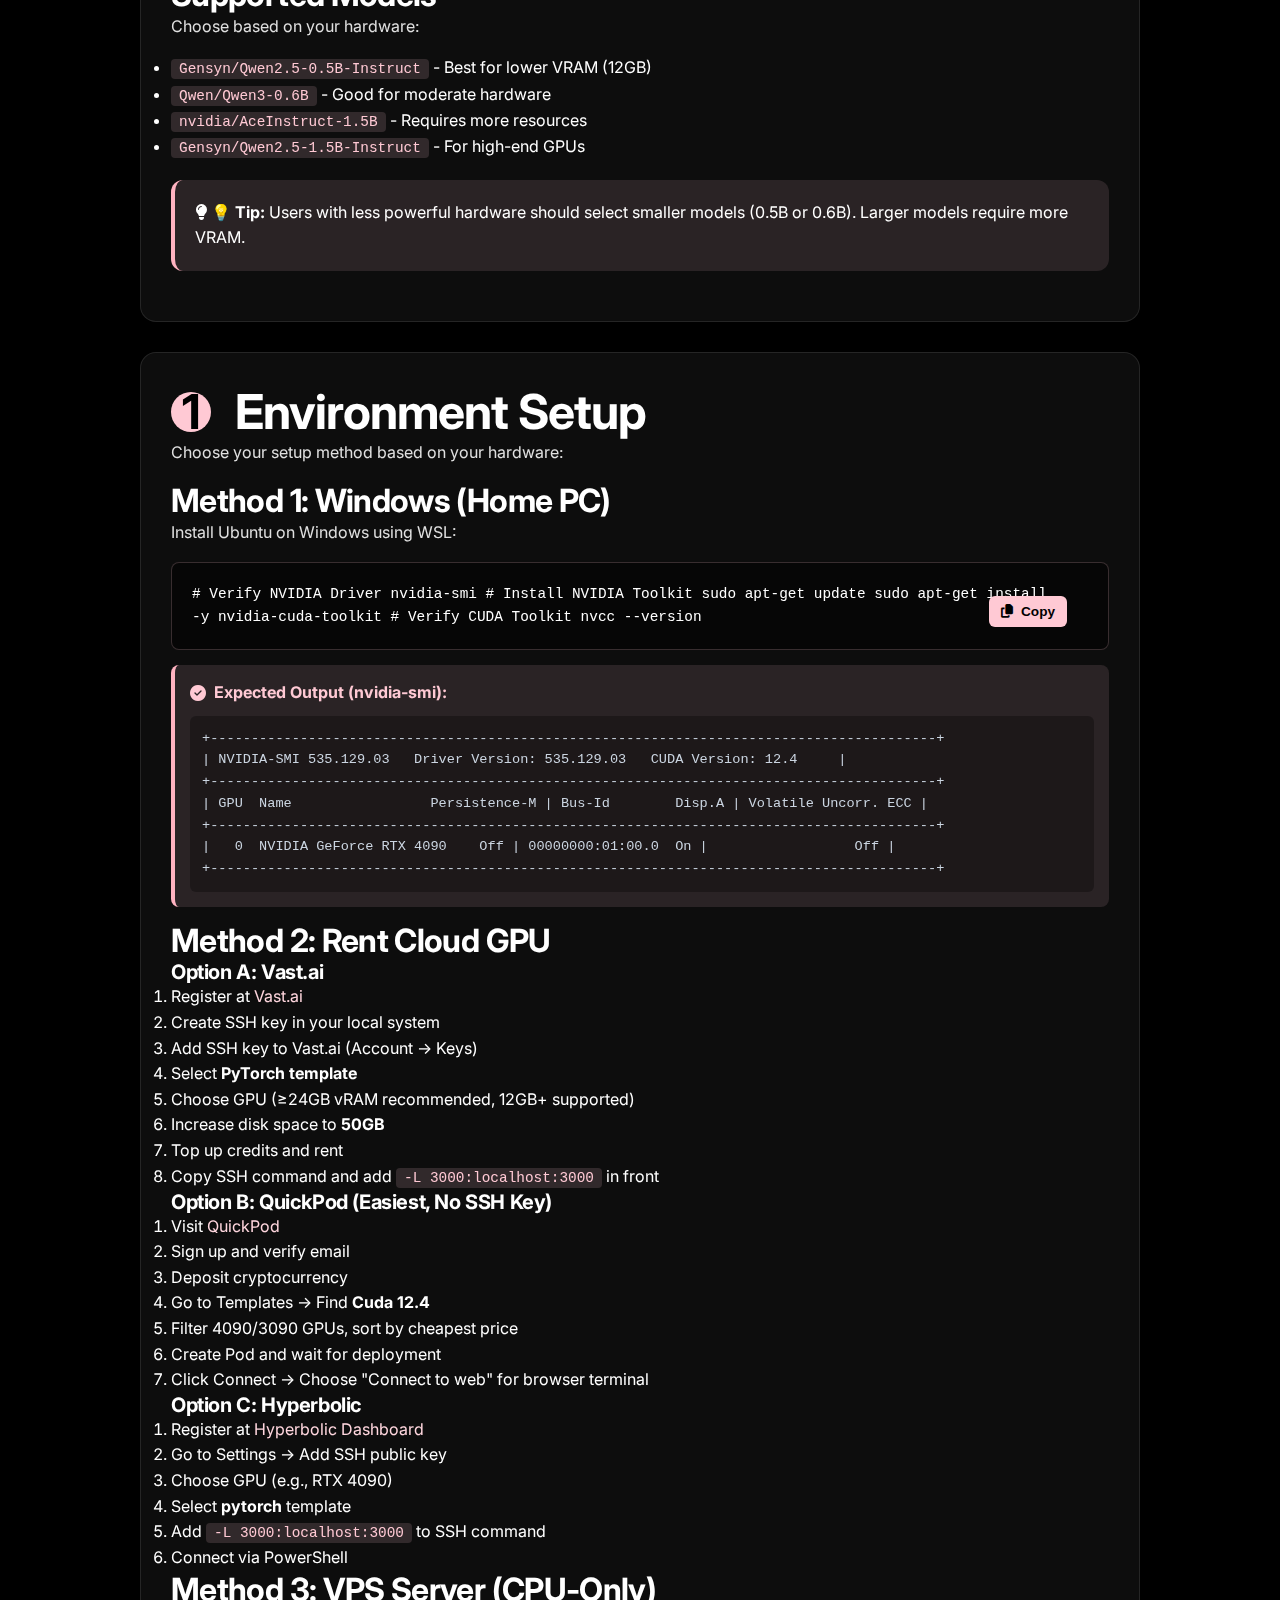
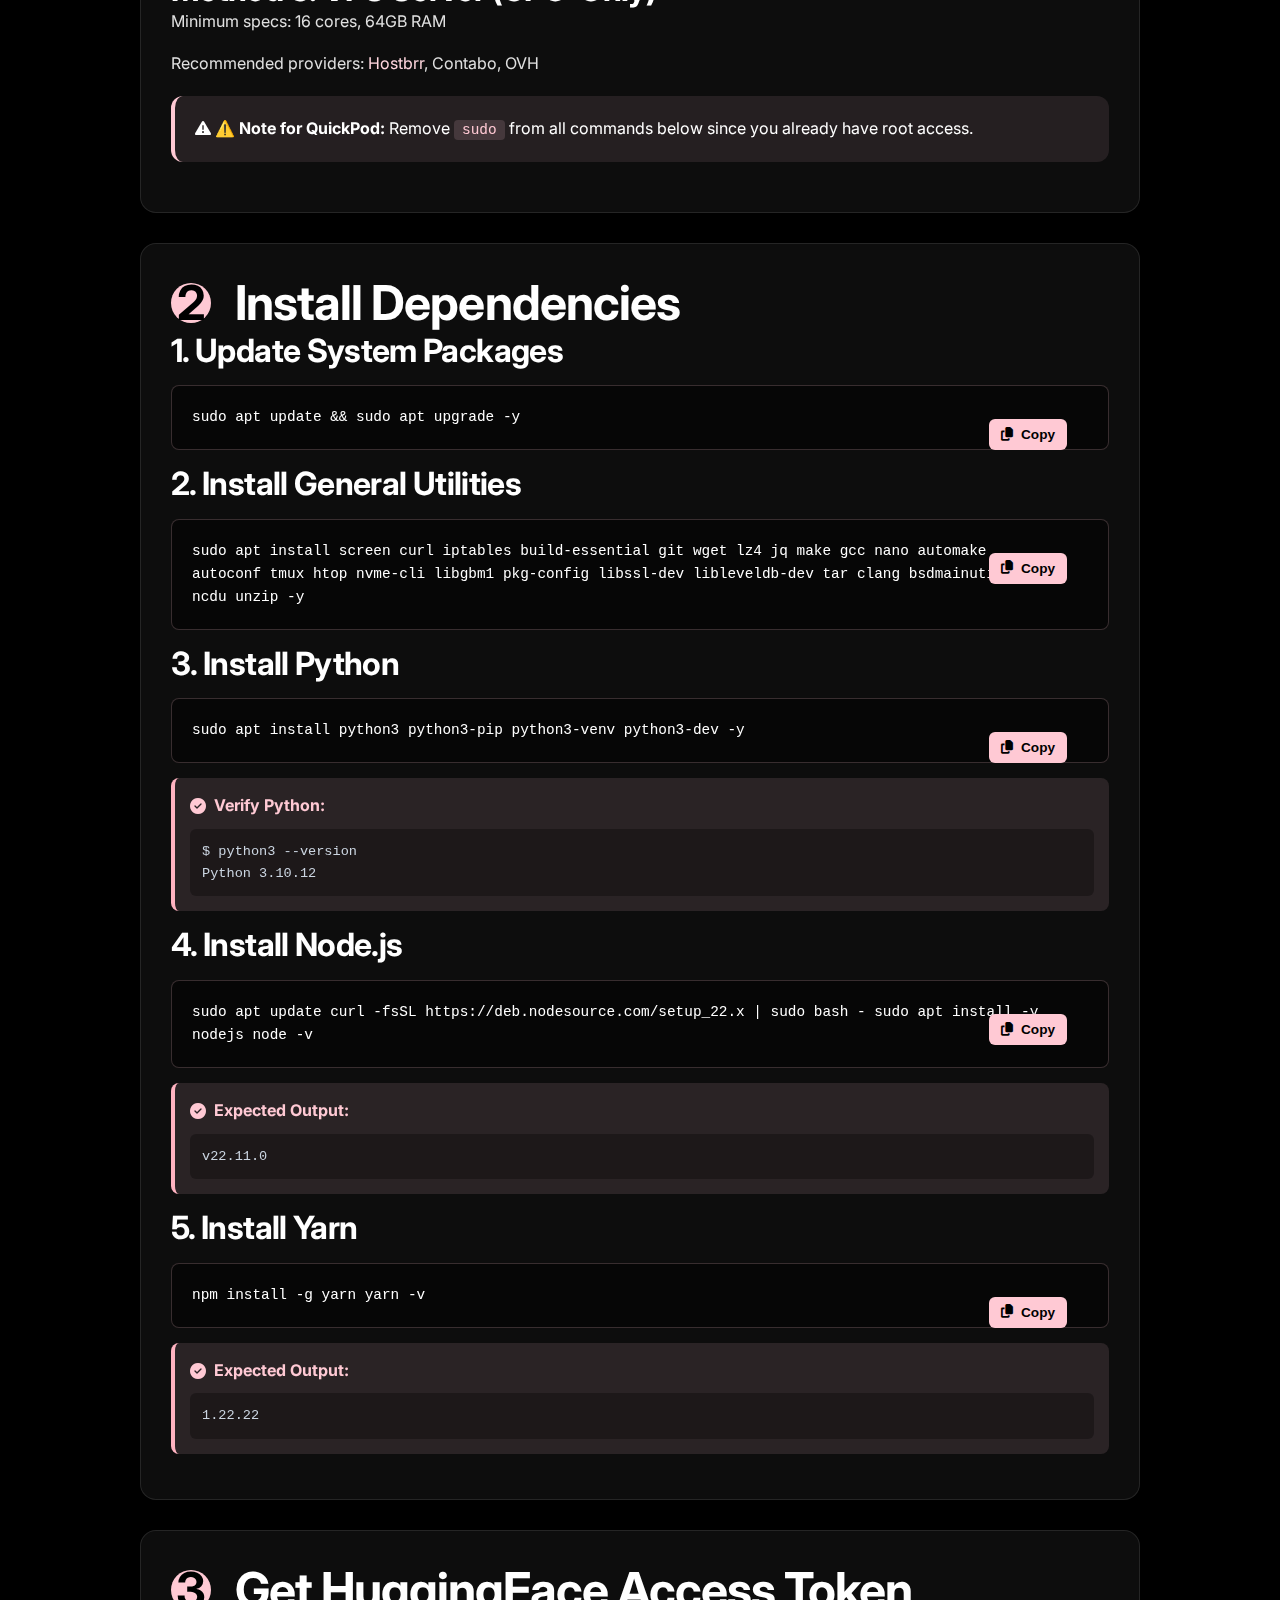
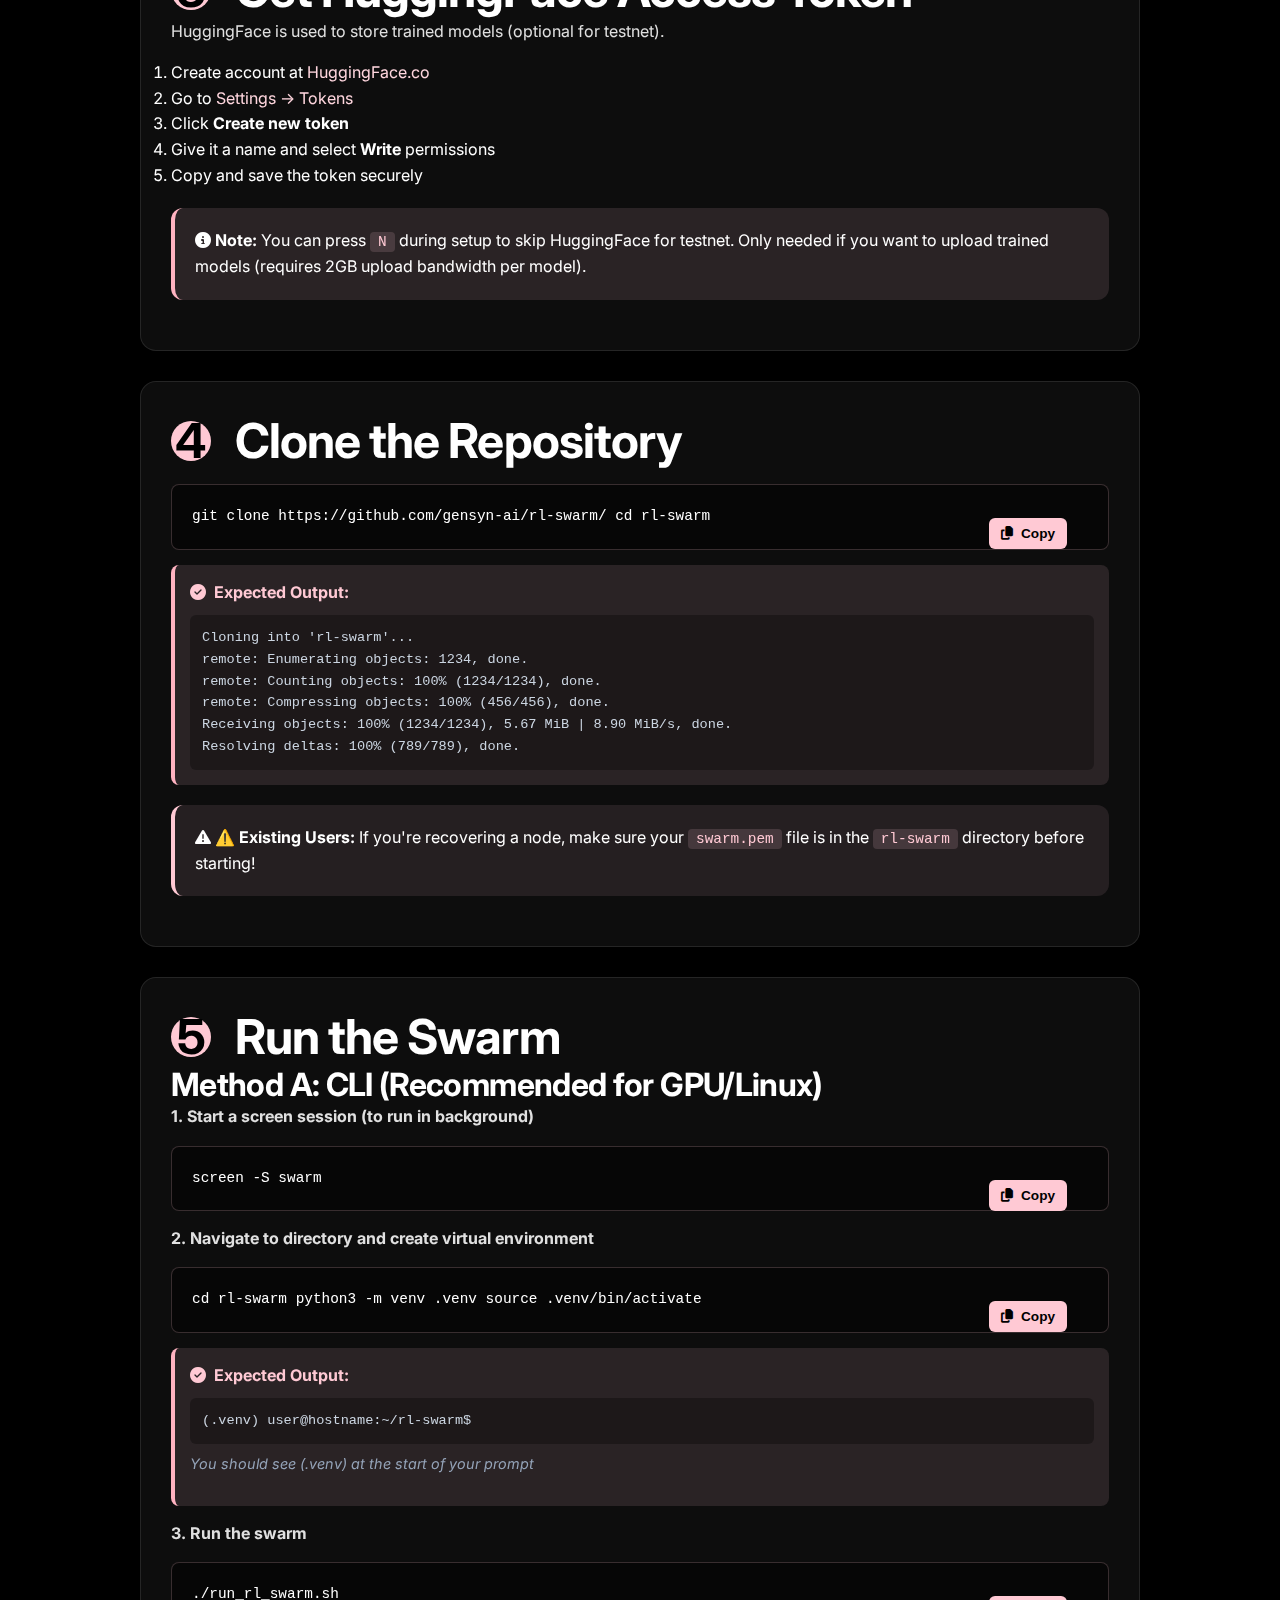
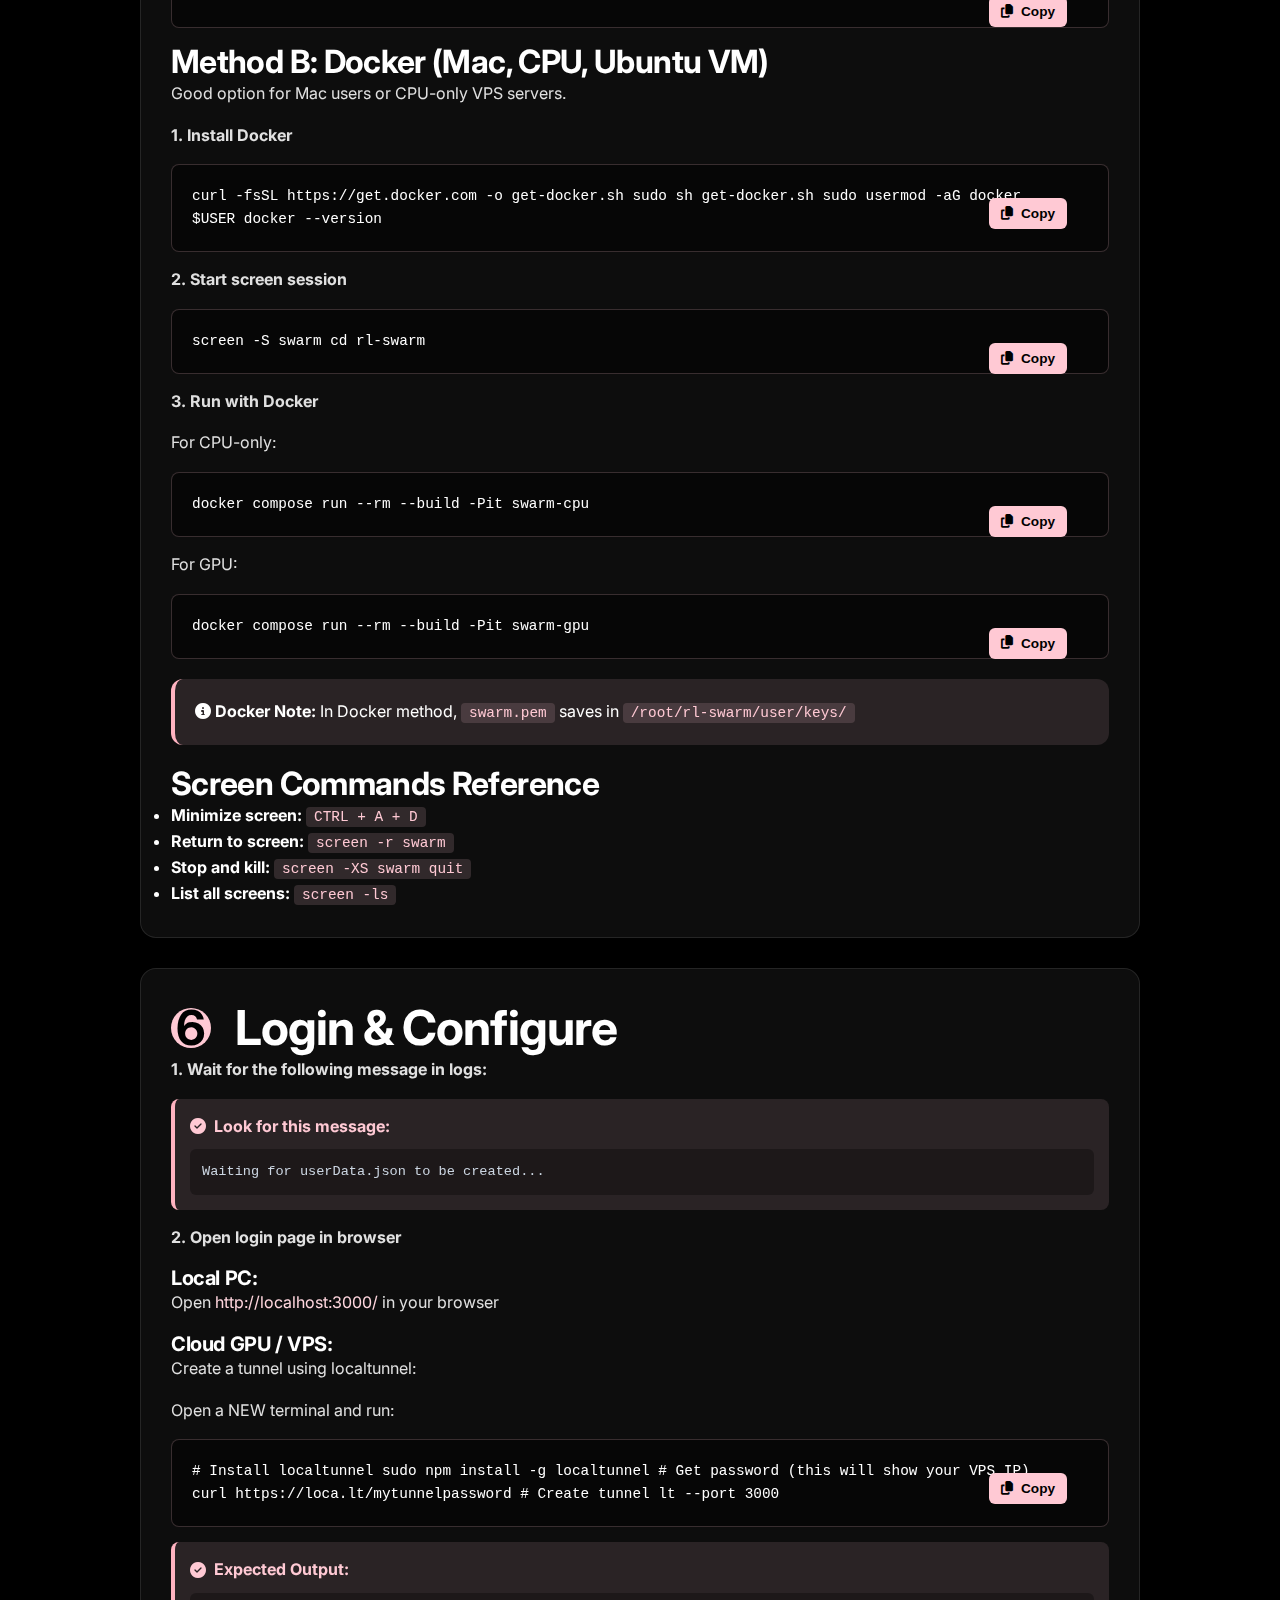
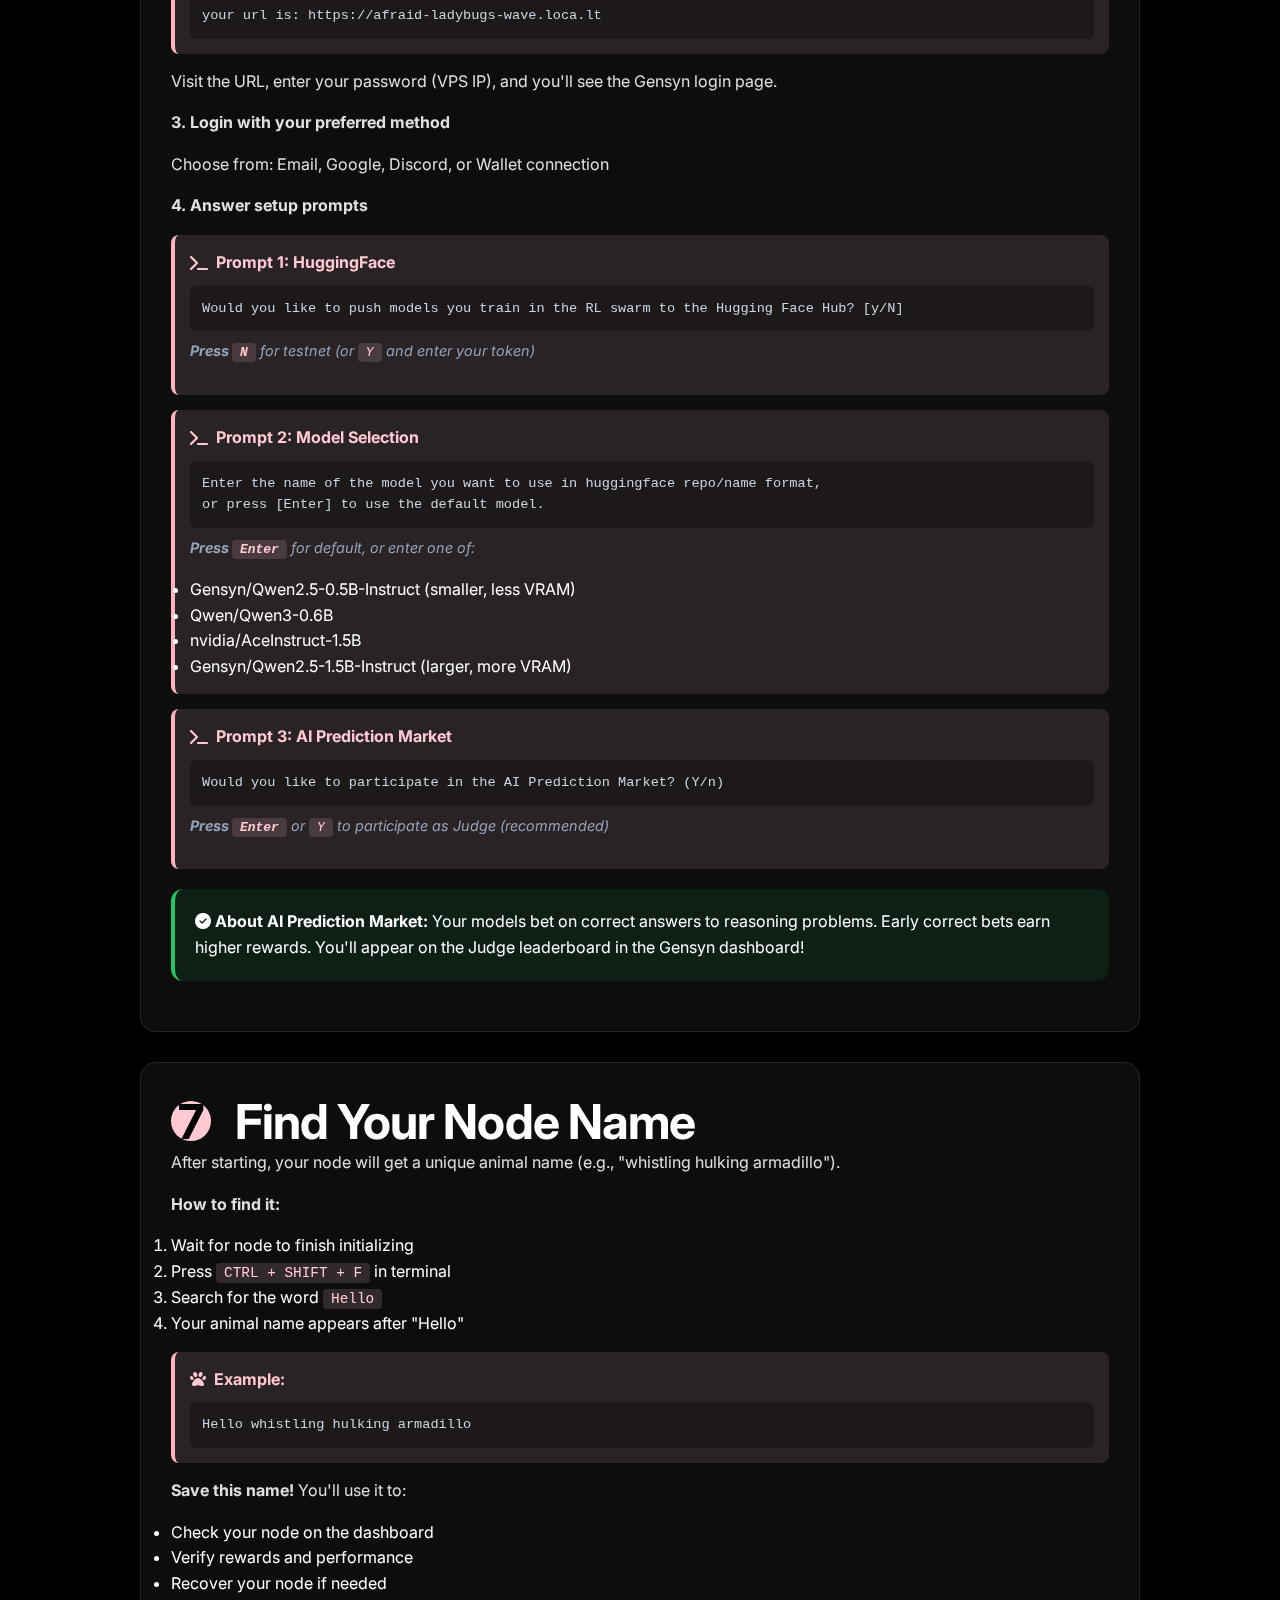
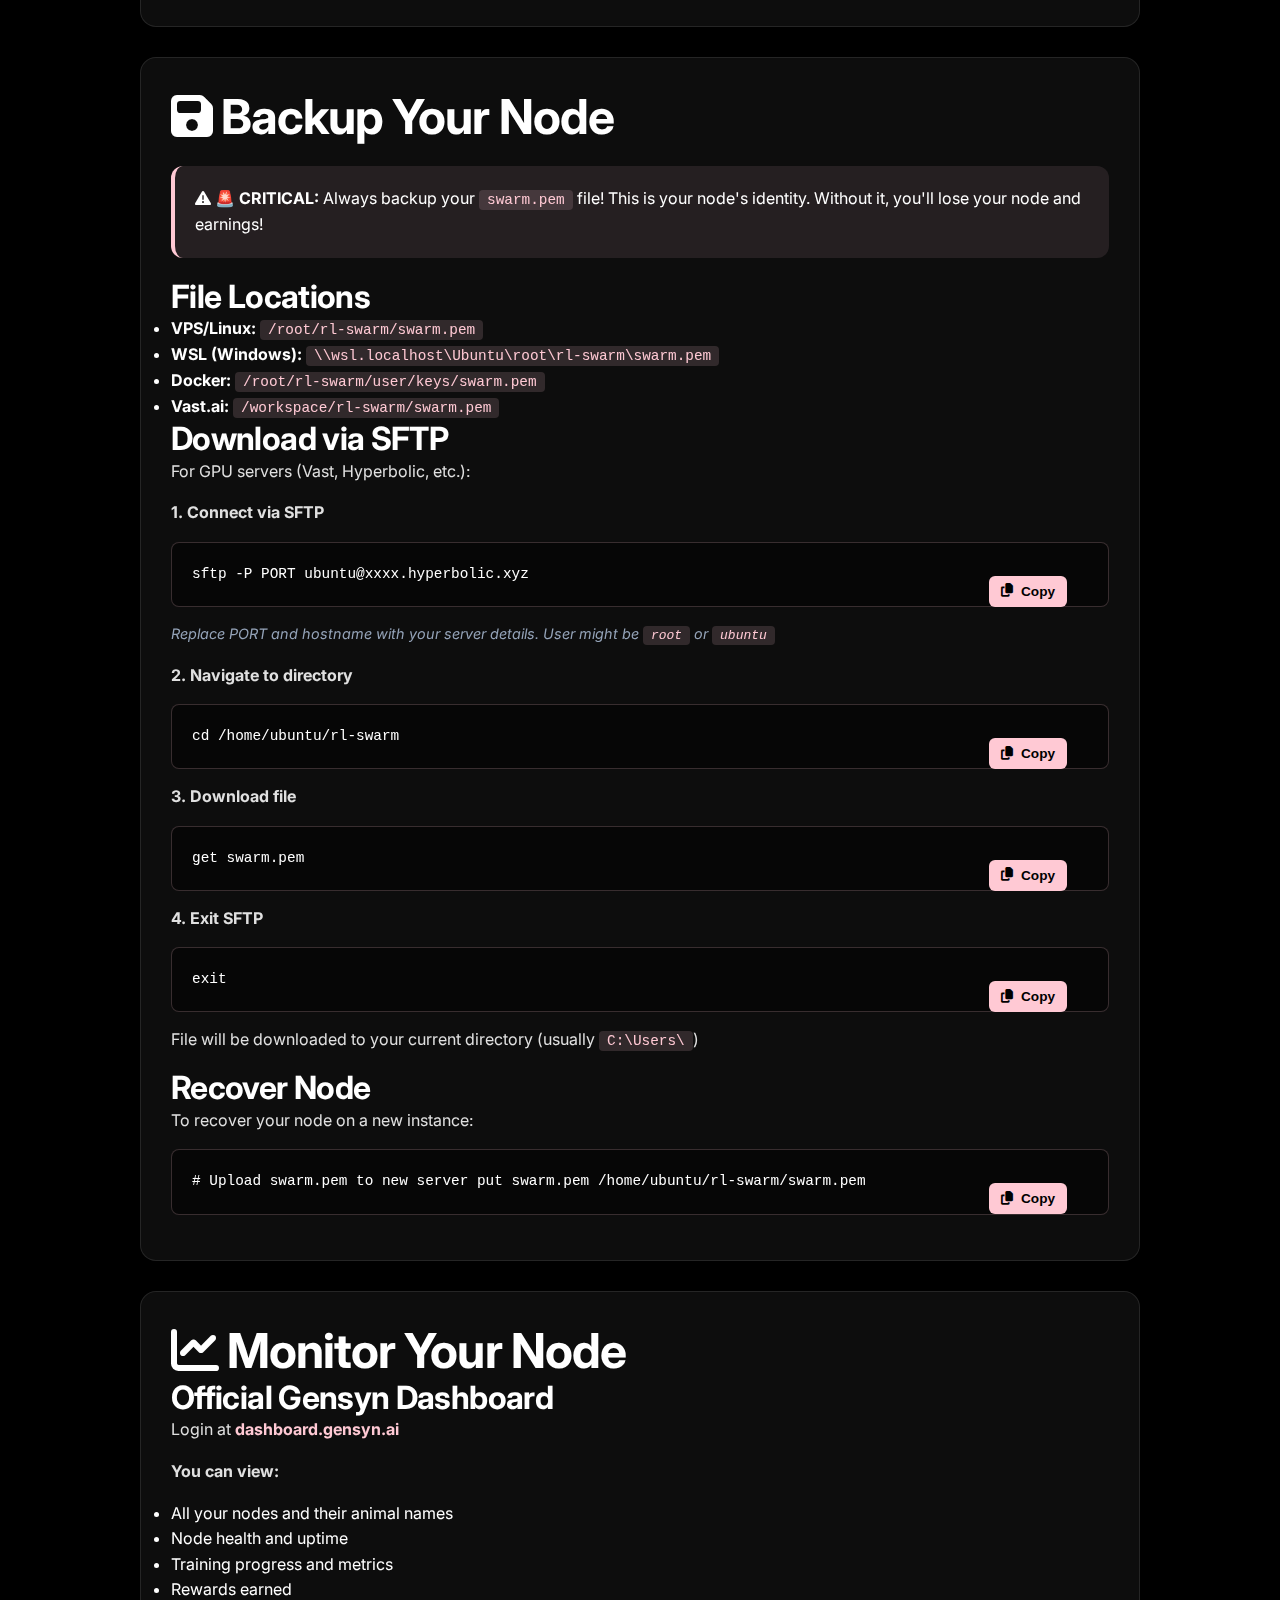
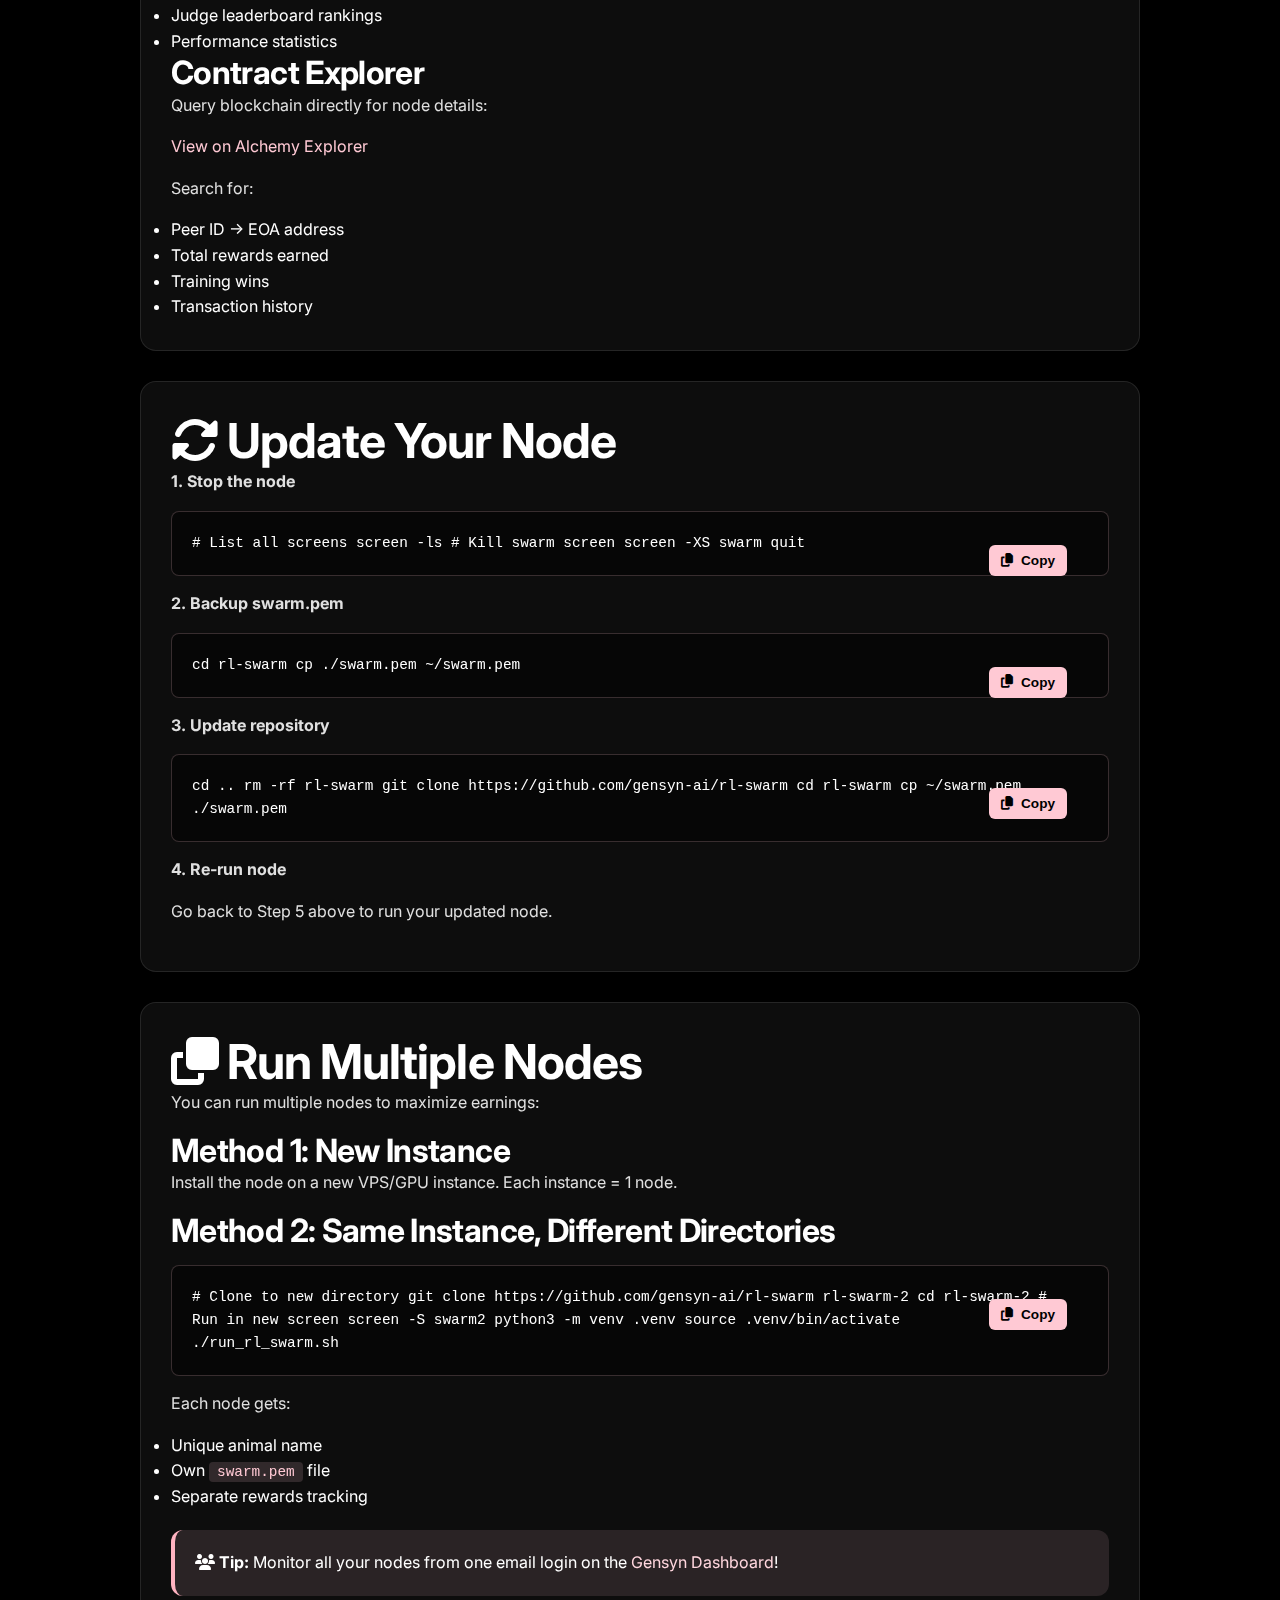
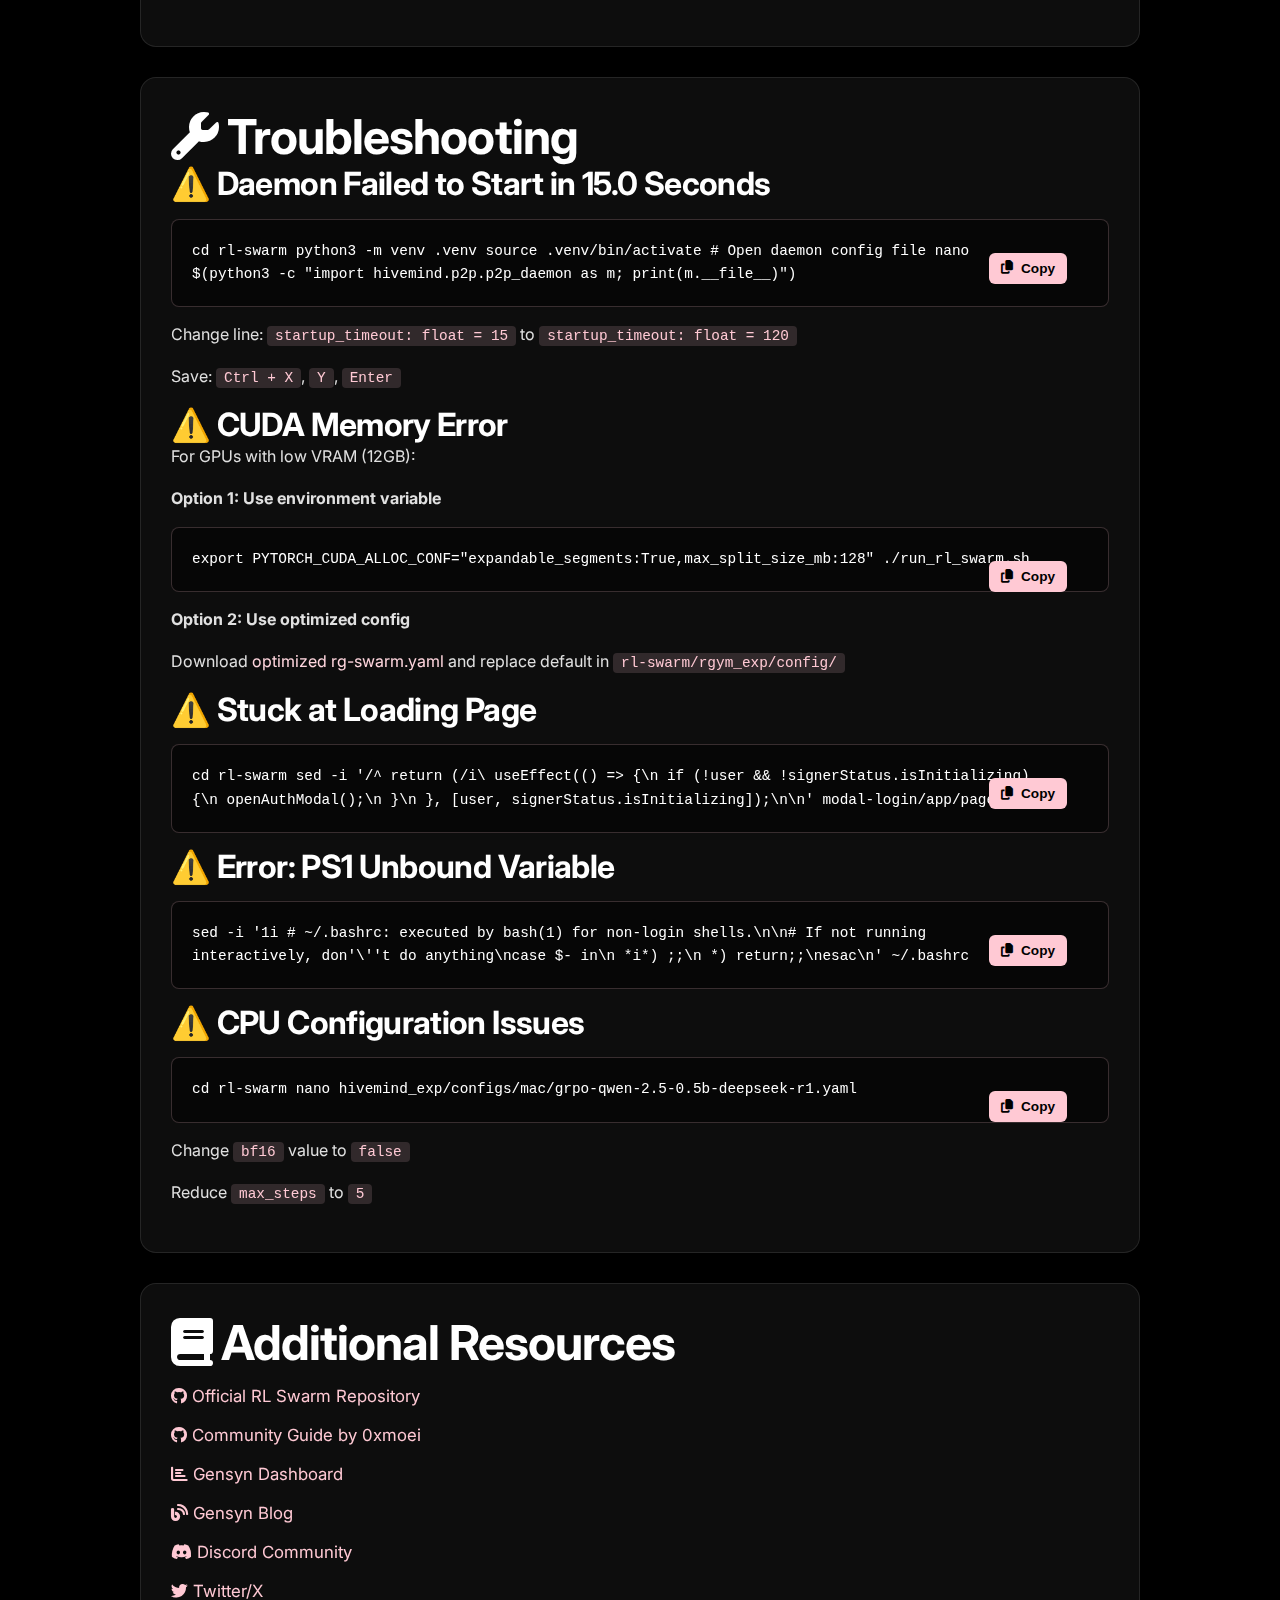
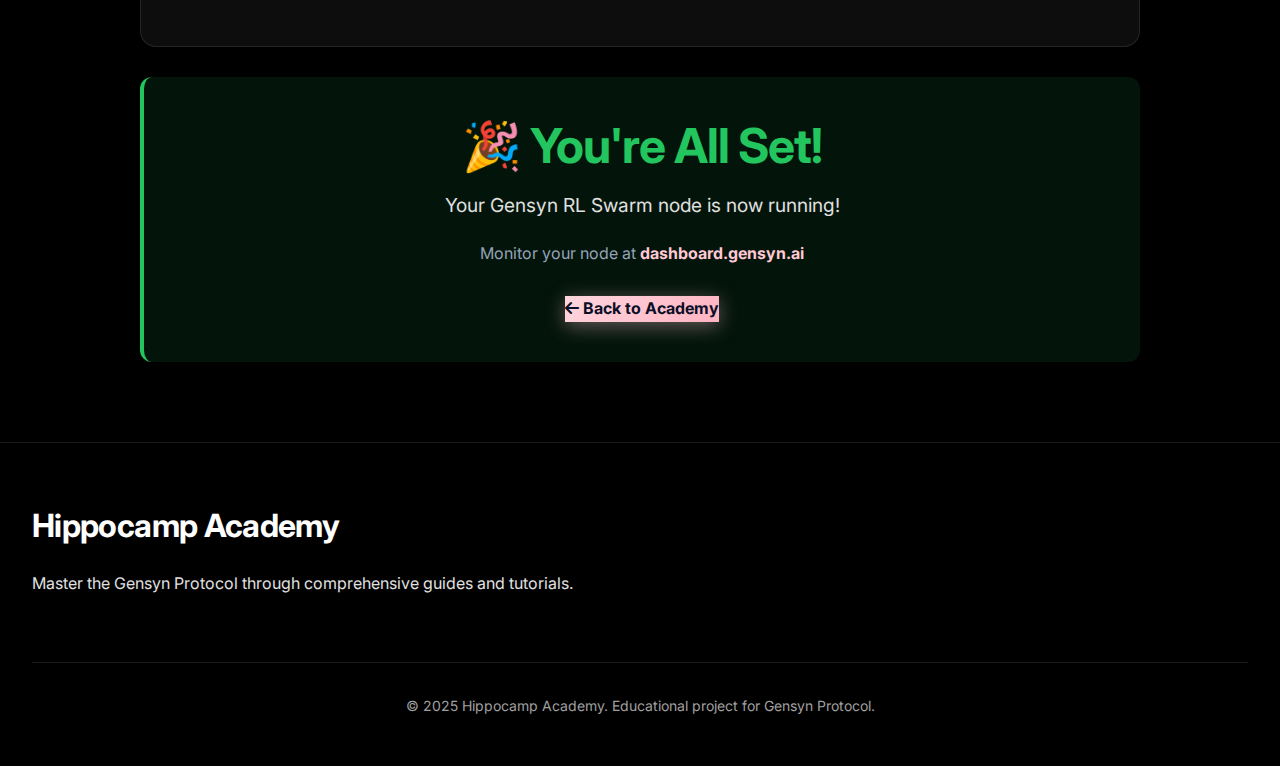
<file: node-operation.html>
<!DOCTYPE html>
<html lang="en">
<head>
    <meta charset="UTF-8">
    <meta name="viewport" content="width=device-width, initial-scale=1.0">
    <title>Node Operation Guide - Hippocamp Academy</title>
    <link rel="stylesheet" href="styles.css">
    <link rel="stylesheet" href="home-enhanced.css">
    <link rel="stylesheet" href="https://cdnjs.cloudflare.com/ajax/libs/font-awesome/6.4.0/css/all.min.css">
    <link href="https://fonts.googleapis.com/css2?family=Inter:wght@400;500;600;700;900&display=swap" rel="stylesheet">
    <style>
        .step-card {
            background: rgba(255, 255, 255, 0.05);
            backdrop-filter: blur(10px);
            border: 1px solid rgba(255, 255, 255, 0.1);
            border-radius: 16px;
            padding: 30px;
            margin-bottom: 30px;
            transition: all 0.3s ease;
        }
        .step-card:hover {
            transform: translateY(-4px);
            border-color: var(--primary-color);
            box-shadow: 0 12px 30px rgba(255, 201, 212, 0.3);
        }
        .step-number {
            display: inline-flex;
            align-items: center;
            justify-content: center;
            width: 40px;
            height: 40px;
            background: var(--primary-color);
            color: #000;
            font-weight: 700;
            border-radius: 50%;
            margin-right: 15px;
        }
        .code-block-wrapper {
            position: relative;
            margin: 15px 0;
        }
        .code-block {
            background: rgba(0, 0, 0, 0.5);
            border: 1px solid rgba(255, 201, 212, 0.2);
            border-radius: 8px;
            padding: 20px;
            padding-right: 60px;
            overflow-x: auto;
            font-family: 'Courier New', monospace;
            color: #fff;
            font-size: 0.9rem;
            line-height: 1.6;
        }
        .copy-btn {
            position: absolute;
            top: 10px;
            right: 10px;
            background: var(--primary-color);
            color: #000;
            border: none;
            padding: 8px 12px;
            border-radius: 6px;
            cursor: pointer;
            font-weight: 600;
            font-size: 0.85rem;
            transition: all 0.3s ease;
        }
        .copy-btn:hover {
            background: #fff;
            transform: scale(1.05);
        }
        .copy-btn.copied {
            background: var(--primary-dark);
        }
        .expected-output {
            background: rgba(255, 201, 212, 0.12);
            border-left: 4px solid var(--primary-dark);
            padding: 15px;
            margin: 15px 0;
            border-radius: 8px;
        }
        .expected-output-title {
            font-weight: 700;
            color: var(--primary-color);
            margin-bottom: 10px;
            display: flex;
            align-items: center;
            gap: 8px;
        }
        .expected-output pre {
            background: rgba(0, 0, 0, 0.3);
            padding: 12px;
            border-radius: 6px;
            overflow-x: auto;
            font-family: 'Courier New', monospace;
            font-size: 0.85rem;
            color: #cbd5e1;
            margin: 10px 0 0 0;
        }
        .info-box, .warning-box, .success-box {
            padding: 20px;
            border-radius: 12px;
            margin: 20px 0;
            border-left: 4px solid;
        }
        .info-box {
            background: rgba(255, 201, 212, 0.12);
            border-color: var(--primary-dark);
        }
        .warning-box {
            background: rgba(255, 201, 212, 0.1);
            border-color: var(--primary-color);
        }
        .success-box {
            background: rgba(34, 197, 94, 0.1);
            border-color: #22c55e;
        }
        .hardware-option {
            background: rgba(255, 255, 255, 0.02);
            border: 2px solid rgba(255, 201, 212, 0.2);
            border-radius: 12px;
            padding: 20px;
            margin: 15px 0;
        }
        .hardware-option h4 {
            color: var(--primary-color);
            margin-bottom: 12px;
        }
        .command-note {
            font-size: 0.9rem;
            color: #94a3b8;
            font-style: italic;
            margin-top: 8px;
        }
        .inline-code {
            background: rgba(255, 201, 212, 0.15);
            color: var(--primary-color);
            padding: 2px 8px;
            border-radius: 4px;
            font-family: 'Courier New', monospace;
            font-size: 0.9em;
        }
    </style>
</head>
<body>
    <!-- Animated Background -->
    <div class="animated-bg" aria-hidden="true">
        <div class="particle"></div>
        <div class="particle"></div>
        <div class="particle"></div>
    </div>

    <!-- Navigation -->
    <nav class="navbar sticky-nav" id="navbar">
        <div class="nav-container">
            <div class="logo">
                <a href="index.html">
                    <img src="data:image/svg+xml,%3Csvg xmlns='http://www.w3.org/2000/svg' viewBox='0 0 240 200' width='48' height='40'%3E%3Cdefs%3E%3Cstyle%3E.body%7Bfill:%2352D4D4;stroke:%23203864;stroke-width:4;stroke-linejoin:round;%7D.head%7Bfill:%23E8F5F5;stroke:%23203864;stroke-width:3.5;stroke-linejoin:round;%7D.cap%7Bfill:%23203864;%7D.brain%7Bfill:%23203864;%7D.eye%7Bfill:%23203864;%7D.mountain%7Bfill:%23FFFFFF;%7D.path%7Bfill:none;stroke:%23FFFFFF;stroke-width:3;stroke-linecap:round;%7D%3C/style%3E%3C/defs%3E%3C!-- Body --%3E%3Cpath class='body' d='M 50 120 Q 40 100 50 85 L 60 85 Q 55 95 60 105 L 60 115 Q 50 115 50 120 M 50 120 Q 45 130 50 145 Q 55 155 65 155 L 65 145 Q 60 140 60 130 L 60 120 Z M 180 120 Q 190 100 180 85 L 170 85 Q 175 95 170 105 L 170 115 Q 180 115 180 120 M 180 120 Q 185 130 180 145 Q 175 155 165 155 L 165 145 Q 170 140 170 130 L 170 120 Z M 60 105 Q 65 90 80 85 Q 100 80 120 80 Q 140 80 160 85 Q 175 90 170 105 Q 175 125 170 140 Q 165 155 150 160 Q 130 165 115 165 Q 100 165 80 160 Q 65 155 60 140 Q 55 125 60 105 Z'/%3E%3C!-- Mountain on body --%3E%3Cpath class='mountain' d='M 90 110 L 105 95 L 115 105 L 120 100 L 135 120 L 90 120 Z'/%3E%3Cpath class='mountain' d='M 100 125 L 115 110 L 125 118 L 140 135 L 100 135 Z'/%3E%3C!-- Winding path --%3E%3Cpath class='path' d='M 145 135 Q 135 130 125 125 Q 115 120 105 122 Q 95 124 92 118'/%3E%3C!-- Head and snout --%3E%3Cellipse class='head' cx='115' cy='65' rx='38' ry='32'/%3E%3Cellipse class='head' cx='80' cy='75' rx='22' ry='18'/%3E%3C!-- Ears with turquoise inner --%3E%3Cellipse class='body' cx='95' cy='42' rx='10' ry='14'/%3E%3Cellipse class='body' cx='135' cy='42' rx='10' ry='14'/%3E%3Cellipse cx='95' cy='44' rx='5' ry='8' fill='%2352D4D4'/%3E%3Cellipse cx='135' cy='44' rx='5' ry='8' fill='%2352D4D4'/%3E%3C!-- Eyes --%3E%3Ccircle class='eye' cx='105' cy='60' r='4'/%3E%3Ccircle class='eye' cx='125' cy='60' r='4'/%3E%3Ccircle cx='106' cy='59' r='1.5' fill='%23FFFFFF'/%3E%3Ccircle cx='126' cy='59' r='1.5' fill='%23FFFFFF'/%3E%3C!-- Nostrils --%3E%3Cellipse class='eye' cx='72' cy='75' rx='3' ry='4'/%3E%3Cellipse class='eye' cx='82' cy='75' rx='3' ry='4'/%3E%3C!-- Happy smile --%3E%3Cpath d='M 98 70 Q 105 74 112 70' fill='none' stroke='%23203864' stroke-width='2.5' stroke-linecap='round'/%3E%3C!-- Brain symbol on forehead --%3E%3Cg class='brain' transform='translate(115, 50)'%3E%3Cpath d='M -6 -3 Q -7 -6 -4 -7 Q -2 -8 0 -6 Q 2 -8 4 -7 Q 7 -6 6 -3 Q 7 0 6 3 Q 7 6 4 7 Q 2 8 0 6 Q -2 8 -4 7 Q -7 6 -6 3 Q -7 0 -6 -3 M -3 -5 Q -1 -6 1 -5 M -3 5 Q -1 6 1 5 M -5 0 L 5 0' fill='none' stroke='%23203864' stroke-width='1.2'/%3E%3C/g%3E%3C!-- Graduation Cap --%3E%3Cpath class='cap' d='M 85 32 L 115 22 L 145 32 L 140 38 L 115 30 L 90 38 Z'/%3E%3Crect class='cap' x='95' y='32' width='40' height='6' rx='1'/%3E%3C!-- Tassel --%3E%3Cline x1='145' y1='35' x2='152' y2='45' stroke='%23203864' stroke-width='2'/%3E%3Ccircle cx='152' cy='48' r='3' fill='%23203864'/%3E%3Cline x1='152' y1='48' x2='149' y2='52' stroke='%23203864' stroke-width='1'/%3E%3Cline x1='152' y1='48' x2='155' y2='52' stroke='%23203864' stroke-width='1'/%3E%3Cline x1='152' y1='48' x2='152' y2='53' stroke='%23203864' stroke-width='1'/%3E%3C/svg%3E" alt="Hippocamp" class="logo-icon">
                    <span>HIPPOCAMP<span class="logo-sub">academy</span></span>
                </a>
            </div>
            <ul class="nav-links" role="menubar" aria-label="Primary">
                <li role="none"><a href="index.html" class="nav-link" role="menuitem">Home</a></li>
                <li role="none"><a href="index.html#node-setup" class="nav-link nav-highlight" role="menuitem">Deploy Node</a></li>
                <li role="none"><a href="index.html#applications" class="nav-link" role="menuitem">Applications</a></li>
                <li role="none"><a href="research.html" class="nav-link" role="menuitem">Research</a></li>
                <li role="none"><a href="index.html#community" class="nav-link" role="menuitem">Community</a></li>
            </ul>
        </div>
    </nav>

    <!-- Hero -->
    <section class="hero" style="padding: 120px 0 60px;">
        <div class="container">
            <div class="hero-content" style="text-align: center;">
                <h1 class="glitch-text" data-text="Run RL Swarm Node">Run RL Swarm Node</h1>
                <p class="hero-subtitle" style="max-width: 700px; margin: 0 auto;">
                    Complete step-by-step guide to setting up and running your Gensyn RL Swarm testnet node. Start contributing compute power and earning rewards.
                </p>
                <div style="margin-top: 20px;">
                    <a href="https://github.com/0xmoei/gensyn-ai" target="_blank" style="color: var(--primary-color); text-decoration: none; font-weight: 600;">
                        <i class="fab fa-github"></i> Based on Community Guide by 0xmoei
                    </a>
                </div>
            </div>
        </div>
    </section>

    <!-- Content -->
    <section style="padding: 60px 0;">
        <div class="container">
            <div style="max-width: 1000px; margin: 0 auto;">

                <!-- Hardware Requirements -->
                <div class="step-card">
                    <h2><i class="fas fa-server"></i> Hardware Requirements</h2>
                    <p>Gensyn testnet currently trains the <a href="https://github.com/open-thought/reasoning-gym" target="_blank">reasoning-gym</a> swarm datasets. Choose your hardware based on the model you want to train:</p>
                    
                    <div class="hardware-option">
                        <h4>✅ CPU-Only Option</h4>
                        <ul>
                            <li><strong>CPU:</strong> arm64 or x86</li>
                            <li><strong>RAM:</strong> Minimum 32GB (may crash if running other apps during training)</li>
                            <li><strong>Best for:</strong> Testing or low-resource setups</li>
                        </ul>
                    </div>

                    <div class="hardware-option">
                        <h4>🚀 GPU Options (Recommended)</h4>
                        <ul>
                            <li><strong>Supported GPUs:</strong> RTX 3090, RTX 4090, RTX 5090, A100, H100</li>
                            <li><strong>VRAM:</strong> ≥12GB minimum, 24GB+ recommended</li>
                            <li><strong>CUDA Driver:</strong> ≥12.4</li>
                            <li><strong>Best for:</strong> Optimal performance and earnings</li>
                        </ul>
                    </div>

                    <h3>Supported Models</h3>
                    <p>Choose based on your hardware:</p>
                    <ul>
                        <li><span class="inline-code">Gensyn/Qwen2.5-0.5B-Instruct</span> - Best for lower VRAM (12GB)</li>
                        <li><span class="inline-code">Qwen/Qwen3-0.6B</span> - Good for moderate hardware</li>
                        <li><span class="inline-code">nvidia/AceInstruct-1.5B</span> - Requires more resources</li>
                        <li><span class="inline-code">Gensyn/Qwen2.5-1.5B-Instruct</span> - For high-end GPUs</li>
                    </ul>

                    <div class="info-box">
                        <i class="fas fa-lightbulb"></i>
                        <strong>💡 Tip:</strong> Users with less powerful hardware should select smaller models (0.5B or 0.6B). Larger models require more VRAM.
                    </div>
                </div>

                <!-- Environment Setup -->
                <div class="step-card" id="environment">
                    <h2><span class="step-number">1</span> Environment Setup</h2>
                    <p>Choose your setup method based on your hardware:</p>

                    <h3>Method 1: Windows (Home PC)</h3>
                    <p>Install Ubuntu on Windows using WSL:</p>
                    
                    <div class="code-block-wrapper">
                        <button class="copy-btn" onclick="copyCode(this)"><i class="fas fa-copy"></i> Copy</button>
                        <div class="code-block"># Verify NVIDIA Driver
nvidia-smi

# Install NVIDIA Toolkit
sudo apt-get update
sudo apt-get install -y nvidia-cuda-toolkit

# Verify CUDA Toolkit
nvcc --version</div>
                    </div>

                    <div class="expected-output">
                        <div class="expected-output-title">
                            <i class="fas fa-check-circle"></i> Expected Output (nvidia-smi):
                        </div>
                        <pre>+-----------------------------------------------------------------------------------------+
| NVIDIA-SMI 535.129.03   Driver Version: 535.129.03   CUDA Version: 12.4     |
+-----------------------------------------------------------------------------------------+
| GPU  Name                 Persistence-M | Bus-Id        Disp.A | Volatile Uncorr. ECC |
+-----------------------------------------------------------------------------------------+
|   0  NVIDIA GeForce RTX 4090    Off | 00000000:01:00.0  On |                  Off |
+-----------------------------------------------------------------------------------------+</pre>
                    </div>

                    <h3>Method 2: Rent Cloud GPU</h3>
                    
                    <h4>Option A: Vast.ai</h4>
                    <ol>
                        <li>Register at <a href="https://cloud.vast.ai/" target="_blank">Vast.ai</a></li>
                        <li>Create SSH key in your local system</li>
                        <li>Add SSH key to Vast.ai (Account → Keys)</li>
                        <li>Select <strong>PyTorch template</strong></li>
                        <li>Choose GPU (≥24GB vRAM recommended, 12GB+ supported)</li>
                        <li>Increase disk space to <strong>50GB</strong></li>
                        <li>Top up credits and rent</li>
                        <li>Copy SSH command and add <span class="inline-code">-L 3000:localhost:3000</span> in front</li>
                    </ol>

                    <h4>Option B: QuickPod (Easiest, No SSH Key)</h4>
                    <ol>
                        <li>Visit <a href="https://console.quickpod.io/" target="_blank">QuickPod</a></li>
                        <li>Sign up and verify email</li>
                        <li>Deposit cryptocurrency</li>
                        <li>Go to Templates → Find <strong>Cuda 12.4</strong></li>
                        <li>Filter 4090/3090 GPUs, sort by cheapest price</li>
                        <li>Create Pod and wait for deployment</li>
                        <li>Click Connect → Choose "Connect to web" for browser terminal</li>
                    </ol>

                    <h4>Option C: Hyperbolic</h4>
                    <ol>
                        <li>Register at <a href="https://app.hyperbolic.xyz/" target="_blank">Hyperbolic Dashboard</a></li>
                        <li>Go to Settings → Add SSH public key</li>
                        <li>Choose GPU (e.g., RTX 4090)</li>
                        <li>Select <strong>pytorch</strong> template</li>
                        <li>Add <span class="inline-code">-L 3000:localhost:3000</span> to SSH command</li>
                        <li>Connect via PowerShell</li>
                    </ol>

                    <h3>Method 3: VPS Server (CPU-Only)</h3>
                    <p>Minimum specs: 16 cores, 64GB RAM</p>
                    <p>Recommended providers: <a href="https://my.hostbrr.com/" target="_blank">Hostbrr</a>, Contabo, OVH</p>

                    <div class="warning-box">
                        <i class="fas fa-exclamation-triangle"></i>
                        <strong>⚠️ Note for QuickPod:</strong> Remove <span class="inline-code">sudo</span> from all commands below since you already have root access.
                    </div>
                </div>

                <!-- Install Dependencies -->
                <div class="step-card">
                    <h2><span class="step-number">2</span> Install Dependencies</h2>
                    
                    <h3>1. Update System Packages</h3>
                    <div class="code-block-wrapper">
                        <button class="copy-btn" onclick="copyCode(this)"><i class="fas fa-copy"></i> Copy</button>
                        <div class="code-block">sudo apt update && sudo apt upgrade -y</div>
                    </div>

                    <h3>2. Install General Utilities</h3>
                    <div class="code-block-wrapper">
                        <button class="copy-btn" onclick="copyCode(this)"><i class="fas fa-copy"></i> Copy</button>
                        <div class="code-block">sudo apt install screen curl iptables build-essential git wget lz4 jq make gcc nano automake autoconf tmux htop nvme-cli libgbm1 pkg-config libssl-dev libleveldb-dev tar clang bsdmainutils ncdu unzip -y</div>
                    </div>

                    <h3>3. Install Python</h3>
                    <div class="code-block-wrapper">
                        <button class="copy-btn" onclick="copyCode(this)"><i class="fas fa-copy"></i> Copy</button>
                        <div class="code-block">sudo apt install python3 python3-pip python3-venv python3-dev -y</div>
                    </div>

                    <div class="expected-output">
                        <div class="expected-output-title">
                            <i class="fas fa-check-circle"></i> Verify Python:
                        </div>
                        <pre>$ python3 --version
Python 3.10.12</pre>
                    </div>

                    <h3>4. Install Node.js</h3>
                    <div class="code-block-wrapper">
                        <button class="copy-btn" onclick="copyCode(this)"><i class="fas fa-copy"></i> Copy</button>
                        <div class="code-block">sudo apt update
curl -fsSL https://deb.nodesource.com/setup_22.x | sudo bash -
sudo apt install -y nodejs
node -v</div>
                    </div>

                    <div class="expected-output">
                        <div class="expected-output-title">
                            <i class="fas fa-check-circle"></i> Expected Output:
                        </div>
                        <pre>v22.11.0</pre>
                    </div>

                    <h3>5. Install Yarn</h3>
                    <div class="code-block-wrapper">
                        <button class="copy-btn" onclick="copyCode(this)"><i class="fas fa-copy"></i> Copy</button>
                        <div class="code-block">npm install -g yarn
yarn -v</div>
                    </div>

                    <div class="expected-output">
                        <div class="expected-output-title">
                            <i class="fas fa-check-circle"></i> Expected Output:
                        </div>
                        <pre>1.22.22</pre>
                    </div>
                </div>

                <!-- HuggingFace -->
                <div class="step-card">
                    <h2><span class="step-number">3</span> Get HuggingFace Access Token</h2>
                    <p>HuggingFace is used to store trained models (optional for testnet).</p>
                    
                    <ol>
                        <li>Create account at <a href="https://huggingface.co/" target="_blank">HuggingFace.co</a></li>
                        <li>Go to <a href="https://huggingface.co/settings/tokens" target="_blank">Settings → Tokens</a></li>
                        <li>Click <strong>Create new token</strong></li>
                        <li>Give it a name and select <strong>Write</strong> permissions</li>
                        <li>Copy and save the token securely</li>
                    </ol>

                    <div class="info-box">
                        <i class="fas fa-info-circle"></i>
                        <strong>Note:</strong> You can press <span class="inline-code">N</span> during setup to skip HuggingFace for testnet. Only needed if you want to upload trained models (requires 2GB upload bandwidth per model).
                    </div>
                </div>

                <!-- Clone Repository -->
                <div class="step-card">
                    <h2><span class="step-number">4</span> Clone the Repository</h2>
                    
                    <div class="code-block-wrapper">
                        <button class="copy-btn" onclick="copyCode(this)"><i class="fas fa-copy"></i> Copy</button>
                        <div class="code-block">git clone https://github.com/gensyn-ai/rl-swarm/
cd rl-swarm</div>
                    </div>

                    <div class="expected-output">
                        <div class="expected-output-title">
                            <i class="fas fa-check-circle"></i> Expected Output:
                        </div>
                        <pre>Cloning into 'rl-swarm'...
remote: Enumerating objects: 1234, done.
remote: Counting objects: 100% (1234/1234), done.
remote: Compressing objects: 100% (456/456), done.
Receiving objects: 100% (1234/1234), 5.67 MiB | 8.90 MiB/s, done.
Resolving deltas: 100% (789/789), done.</pre>
                    </div>

                    <div class="warning-box">
                        <i class="fas fa-exclamation-triangle"></i>
                        <strong>⚠️ Existing Users:</strong> If you're recovering a node, make sure your <span class="inline-code">swarm.pem</span> file is in the <span class="inline-code">rl-swarm</span> directory before starting!
                    </div>
                </div>

                <!-- Run the Swarm -->
                <div class="step-card">
                    <h2><span class="step-number">5</span> Run the Swarm</h2>
                    
                    <h3>Method A: CLI (Recommended for GPU/Linux)</h3>
                    
                    <p><strong>1. Start a screen session (to run in background)</strong></p>
                    <div class="code-block-wrapper">
                        <button class="copy-btn" onclick="copyCode(this)"><i class="fas fa-copy"></i> Copy</button>
                        <div class="code-block">screen -S swarm</div>
                    </div>

                    <p><strong>2. Navigate to directory and create virtual environment</strong></p>
                    <div class="code-block-wrapper">
                        <button class="copy-btn" onclick="copyCode(this)"><i class="fas fa-copy"></i> Copy</button>
                        <div class="code-block">cd rl-swarm
python3 -m venv .venv
source .venv/bin/activate</div>
                    </div>

                    <div class="expected-output">
                        <div class="expected-output-title">
                            <i class="fas fa-check-circle"></i> Expected Output:
                        </div>
                        <pre>(.venv) user@hostname:~/rl-swarm$</pre>
                        <p class="command-note">You should see (.venv) at the start of your prompt</p>
                    </div>

                    <p><strong>3. Run the swarm</strong></p>
                    <div class="code-block-wrapper">
                        <button class="copy-btn" onclick="copyCode(this)"><i class="fas fa-copy"></i> Copy</button>
                        <div class="code-block">./run_rl_swarm.sh</div>
                    </div>

                    <h3>Method B: Docker (Mac, CPU, Ubuntu VM)</h3>
                    <p>Good option for Mac users or CPU-only VPS servers.</p>

                    <p><strong>1. Install Docker</strong></p>
                    <div class="code-block-wrapper">
                        <button class="copy-btn" onclick="copyCode(this)"><i class="fas fa-copy"></i> Copy</button>
                        <div class="code-block">curl -fsSL https://get.docker.com -o get-docker.sh
sudo sh get-docker.sh
sudo usermod -aG docker $USER
docker --version</div>
                    </div>

                    <p><strong>2. Start screen session</strong></p>
                    <div class="code-block-wrapper">
                        <button class="copy-btn" onclick="copyCode(this)"><i class="fas fa-copy"></i> Copy</button>
                        <div class="code-block">screen -S swarm
cd rl-swarm</div>
                    </div>

                    <p><strong>3. Run with Docker</strong></p>
                    
                    <p>For CPU-only:</p>
                    <div class="code-block-wrapper">
                        <button class="copy-btn" onclick="copyCode(this)"><i class="fas fa-copy"></i> Copy</button>
                        <div class="code-block">docker compose run --rm --build -Pit swarm-cpu</div>
                    </div>

                    <p>For GPU:</p>
                    <div class="code-block-wrapper">
                        <button class="copy-btn" onclick="copyCode(this)"><i class="fas fa-copy"></i> Copy</button>
                        <div class="code-block">docker compose run --rm --build -Pit swarm-gpu</div>
                    </div>

                    <div class="info-box">
                        <i class="fas fa-info-circle"></i>
                        <strong>Docker Note:</strong> In Docker method, <span class="inline-code">swarm.pem</span> saves in <span class="inline-code">/root/rl-swarm/user/keys/</span>
                    </div>

                    <h3>Screen Commands Reference</h3>
                    <ul>
                        <li><strong>Minimize screen:</strong> <span class="inline-code">CTRL + A + D</span></li>
                        <li><strong>Return to screen:</strong> <span class="inline-code">screen -r swarm</span></li>
                        <li><strong>Stop and kill:</strong> <span class="inline-code">screen -XS swarm quit</span></li>
                        <li><strong>List all screens:</strong> <span class="inline-code">screen -ls</span></li>
                    </ul>
                </div>

                <!-- Login -->
                <div class="step-card">
                    <h2><span class="step-number">6</span> Login & Configure</h2>
                    
                    <p><strong>1. Wait for the following message in logs:</strong></p>
                    <div class="expected-output">
                        <div class="expected-output-title">
                            <i class="fas fa-check-circle"></i> Look for this message:
                        </div>
                        <pre>Waiting for userData.json to be created...</pre>
                    </div>

                    <p><strong>2. Open login page in browser</strong></p>
                    
                    <h4>Local PC:</h4>
                    <p>Open <a href="http://localhost:3000/" target="_blank">http://localhost:3000/</a> in your browser</p>

                    <h4>Cloud GPU / VPS:</h4>
                    <p>Create a tunnel using localtunnel:</p>

                    <p>Open a NEW terminal and run:</p>
                    <div class="code-block-wrapper">
                        <button class="copy-btn" onclick="copyCode(this)"><i class="fas fa-copy"></i> Copy</button>
                        <div class="code-block"># Install localtunnel
sudo npm install -g localtunnel

# Get password (this will show your VPS IP)
curl https://loca.lt/mytunnelpassword

# Create tunnel
lt --port 3000</div>
                    </div>

                    <div class="expected-output">
                        <div class="expected-output-title">
                            <i class="fas fa-check-circle"></i> Expected Output:
                        </div>
                        <pre>your url is: https://afraid-ladybugs-wave.loca.lt</pre>
                    </div>

                    <p>Visit the URL, enter your password (VPS IP), and you'll see the Gensyn login page.</p>

                    <p><strong>3. Login with your preferred method</strong></p>
                    <p>Choose from: Email, Google, Discord, or Wallet connection</p>

                    <p><strong>4. Answer setup prompts</strong></p>

                    <div class="expected-output">
                        <div class="expected-output-title">
                            <i class="fas fa-terminal"></i> Prompt 1: HuggingFace
                        </div>
                        <pre>Would you like to push models you train in the RL swarm to the Hugging Face Hub? [y/N]</pre>
                        <p class="command-note"><strong>Press <span class="inline-code">N</span></strong> for testnet (or <span class="inline-code">Y</span> and enter your token)</p>
                    </div>

                    <div class="expected-output">
                        <div class="expected-output-title">
                            <i class="fas fa-terminal"></i> Prompt 2: Model Selection
                        </div>
                        <pre>Enter the name of the model you want to use in huggingface repo/name format, 
or press [Enter] to use the default model.</pre>
                        <p class="command-note"><strong>Press <span class="inline-code">Enter</span></strong> for default, or enter one of:</p>
                        <ul style="margin-top: 10px;">
                            <li>Gensyn/Qwen2.5-0.5B-Instruct (smaller, less VRAM)</li>
                            <li>Qwen/Qwen3-0.6B</li>
                            <li>nvidia/AceInstruct-1.5B</li>
                            <li>Gensyn/Qwen2.5-1.5B-Instruct (larger, more VRAM)</li>
                        </ul>
                    </div>

                    <div class="expected-output">
                        <div class="expected-output-title">
                            <i class="fas fa-terminal"></i> Prompt 3: AI Prediction Market
                        </div>
                        <pre>Would you like to participate in the AI Prediction Market? (Y/n)</pre>
                        <p class="command-note"><strong>Press <span class="inline-code">Enter</span></strong> or <span class="inline-code">Y</span> to participate as Judge (recommended)</p>
                    </div>

                    <div class="success-box">
                        <i class="fas fa-check-circle"></i>
                        <strong>About AI Prediction Market:</strong> Your models bet on correct answers to reasoning problems. Early correct bets earn higher rewards. You'll appear on the Judge leaderboard in the Gensyn dashboard!
                    </div>
                </div>

                <!-- Find Node Name -->
                <div class="step-card">
                    <h2><span class="step-number">7</span> Find Your Node Name</h2>
                    
                    <p>After starting, your node will get a unique animal name (e.g., "whistling hulking armadillo").</p>

                    <p><strong>How to find it:</strong></p>
                    <ol>
                        <li>Wait for node to finish initializing</li>
                        <li>Press <span class="inline-code">CTRL + SHIFT + F</span> in terminal</li>
                        <li>Search for the word <span class="inline-code">Hello</span></li>
                        <li>Your animal name appears after "Hello"</li>
                    </ol>

                    <div class="expected-output">
                        <div class="expected-output-title">
                            <i class="fas fa-paw"></i> Example:
                        </div>
                        <pre>Hello whistling hulking armadillo</pre>
                    </div>

                    <p><strong>Save this name!</strong> You'll use it to:</p>
                    <ul>
                        <li>Check your node on the dashboard</li>
                        <li>Verify rewards and performance</li>
                        <li>Recover your node if needed</li>
                    </ul>
                </div>

                <!-- Backup -->
                <div class="step-card">
                    <h2><i class="fas fa-save"></i> Backup Your Node</h2>
                    
                    <div class="warning-box">
                        <i class="fas fa-exclamation-triangle"></i>
                        <strong>🚨 CRITICAL:</strong> Always backup your <span class="inline-code">swarm.pem</span> file! This is your node's identity. Without it, you'll lose your node and earnings!
                    </div>

                    <h3>File Locations</h3>
                    <ul>
                        <li><strong>VPS/Linux:</strong> <span class="inline-code">/root/rl-swarm/swarm.pem</span></li>
                        <li><strong>WSL (Windows):</strong> <span class="inline-code">\\wsl.localhost\Ubuntu\root\rl-swarm\swarm.pem</span></li>
                        <li><strong>Docker:</strong> <span class="inline-code">/root/rl-swarm/user/keys/swarm.pem</span></li>
                        <li><strong>Vast.ai:</strong> <span class="inline-code">/workspace/rl-swarm/swarm.pem</span></li>
                    </ul>

                    <h3>Download via SFTP</h3>
                    <p>For GPU servers (Vast, Hyperbolic, etc.):</p>

                    <p><strong>1. Connect via SFTP</strong></p>
                    <div class="code-block-wrapper">
                        <button class="copy-btn" onclick="copyCode(this)"><i class="fas fa-copy"></i> Copy</button>
                        <div class="code-block">sftp -P PORT ubuntu@xxxx.hyperbolic.xyz</div>
                    </div>
                    <p class="command-note">Replace PORT and hostname with your server details. User might be <span class="inline-code">root</span> or <span class="inline-code">ubuntu</span></p>

                    <p><strong>2. Navigate to directory</strong></p>
                    <div class="code-block-wrapper">
                        <button class="copy-btn" onclick="copyCode(this)"><i class="fas fa-copy"></i> Copy</button>
                        <div class="code-block">cd /home/ubuntu/rl-swarm</div>
                    </div>

                    <p><strong>3. Download file</strong></p>
                    <div class="code-block-wrapper">
                        <button class="copy-btn" onclick="copyCode(this)"><i class="fas fa-copy"></i> Copy</button>
                        <div class="code-block">get swarm.pem</div>
                    </div>

                    <p><strong>4. Exit SFTP</strong></p>
                    <div class="code-block-wrapper">
                        <button class="copy-btn" onclick="copyCode(this)"><i class="fas fa-copy"></i> Copy</button>
                        <div class="code-block">exit</div>
                    </div>

                    <p>File will be downloaded to your current directory (usually <span class="inline-code">C:\Users\<your-username></span>)</p>

                    <h3>Recover Node</h3>
                    <p>To recover your node on a new instance:</p>
                    <div class="code-block-wrapper">
                        <button class="copy-btn" onclick="copyCode(this)"><i class="fas fa-copy"></i> Copy</button>
                        <div class="code-block"># Upload swarm.pem to new server
put swarm.pem /home/ubuntu/rl-swarm/swarm.pem</div>
                    </div>
                </div>

                <!-- Monitoring -->
                <div class="step-card">
                    <h2><i class="fas fa-chart-line"></i> Monitor Your Node</h2>
                    
                    <h3>Official Gensyn Dashboard</h3>
                    <p>Login at <a href="https://dashboard.gensyn.ai/" target="_blank" style="color: var(--primary-color); font-weight: 700;">dashboard.gensyn.ai</a></p>
                    
                    <p><strong>You can view:</strong></p>
                    <ul>
                        <li>All your nodes and their animal names</li>
                        <li>Node health and uptime</li>
                        <li>Training progress and metrics</li>
                        <li>Rewards earned</li>
                        <li>Judge leaderboard rankings</li>
                        <li>Performance statistics</li>
                    </ul>

                    <h3>Contract Explorer</h3>
                    <p>Query blockchain directly for node details:</p>
                    <p><a href="https://gensyn-testnet.explorer.alchemy.com/address/0xFaD7C5e93f28257429569B854151A1B8DCD404c2?tab=read_proxy" target="_blank" style="color: var(--primary-color);">
                        View on Alchemy Explorer
                    </a></p>
                    
                    <p>Search for:</p>
                    <ul>
                        <li>Peer ID → EOA address</li>
                        <li>Total rewards earned</li>
                        <li>Training wins</li>
                        <li>Transaction history</li>
                    </ul>
                </div>

                <!-- Update Node -->
                <div class="step-card">
                    <h2><i class="fas fa-sync-alt"></i> Update Your Node</h2>
                    
                    <p><strong>1. Stop the node</strong></p>
                    <div class="code-block-wrapper">
                        <button class="copy-btn" onclick="copyCode(this)"><i class="fas fa-copy"></i> Copy</button>
                        <div class="code-block"># List all screens
screen -ls

# Kill swarm screen
screen -XS swarm quit</div>
                    </div>

                    <p><strong>2. Backup swarm.pem</strong></p>
                    <div class="code-block-wrapper">
                        <button class="copy-btn" onclick="copyCode(this)"><i class="fas fa-copy"></i> Copy</button>
                        <div class="code-block">cd rl-swarm
cp ./swarm.pem ~/swarm.pem</div>
                    </div>

                    <p><strong>3. Update repository</strong></p>
                    <div class="code-block-wrapper">
                        <button class="copy-btn" onclick="copyCode(this)"><i class="fas fa-copy"></i> Copy</button>
                        <div class="code-block">cd ..
rm -rf rl-swarm
git clone https://github.com/gensyn-ai/rl-swarm
cd rl-swarm
cp ~/swarm.pem ./swarm.pem</div>
                    </div>

                    <p><strong>4. Re-run node</strong></p>
                    <p>Go back to Step 5 above to run your updated node.</p>
                </div>

                <!-- Run Multiple Nodes -->
                <div class="step-card">
                    <h2><i class="fas fa-clone"></i> Run Multiple Nodes</h2>
                    
                    <p>You can run multiple nodes to maximize earnings:</p>

                    <h3>Method 1: New Instance</h3>
                    <p>Install the node on a new VPS/GPU instance. Each instance = 1 node.</p>

                    <h3>Method 2: Same Instance, Different Directories</h3>
                    <div class="code-block-wrapper">
                        <button class="copy-btn" onclick="copyCode(this)"><i class="fas fa-copy"></i> Copy</button>
                        <div class="code-block"># Clone to new directory
git clone https://github.com/gensyn-ai/rl-swarm rl-swarm-2
cd rl-swarm-2

# Run in new screen
screen -S swarm2
python3 -m venv .venv
source .venv/bin/activate
./run_rl_swarm.sh</div>
                    </div>

                    <p>Each node gets:</p>
                    <ul>
                        <li>Unique animal name</li>
                        <li>Own <span class="inline-code">swarm.pem</span> file</li>
                        <li>Separate rewards tracking</li>
                    </ul>

                    <div class="info-box">
                        <i class="fas fa-users"></i>
                        <strong>Tip:</strong> Monitor all your nodes from one email login on the <a href="https://dashboard.gensyn.ai/" target="_blank">Gensyn Dashboard</a>!
                    </div>
                </div>

                <!-- Troubleshooting -->
                <div class="step-card">
                    <h2><i class="fas fa-wrench"></i> Troubleshooting</h2>
                    
                    <h3>⚠️ Daemon Failed to Start in 15.0 Seconds</h3>
                    <div class="code-block-wrapper">
                        <button class="copy-btn" onclick="copyCode(this)"><i class="fas fa-copy"></i> Copy</button>
                        <div class="code-block">cd rl-swarm
python3 -m venv .venv
source .venv/bin/activate

# Open daemon config file
nano $(python3 -c "import hivemind.p2p.p2p_daemon as m; print(m.__file__)")</div>
                    </div>
                    <p>Change line: <span class="inline-code">startup_timeout: float = 15</span> to <span class="inline-code">startup_timeout: float = 120</span></p>
                    <p>Save: <span class="inline-code">Ctrl + X</span>, <span class="inline-code">Y</span>, <span class="inline-code">Enter</span></p>

                    <h3>⚠️ CUDA Memory Error</h3>
                    <p>For GPUs with low VRAM (12GB):</p>

                    <p><strong>Option 1: Use environment variable</strong></p>
                    <div class="code-block-wrapper">
                        <button class="copy-btn" onclick="copyCode(this)"><i class="fas fa-copy"></i> Copy</button>
                        <div class="code-block">export PYTORCH_CUDA_ALLOC_CONF="expandable_segments:True,max_split_size_mb:128"
./run_rl_swarm.sh</div>
                    </div>

                    <p><strong>Option 2: Use optimized config</strong></p>
                    <p>Download <a href="https://github.com/0xmoei/gensyn-ai/blob/main/rg-swarm.yaml" target="_blank">optimized rg-swarm.yaml</a> and replace default in <span class="inline-code">rl-swarm/rgym_exp/config/</span></p>

                    <h3>⚠️ Stuck at Loading Page</h3>
                    <div class="code-block-wrapper">
                        <button class="copy-btn" onclick="copyCode(this)"><i class="fas fa-copy"></i> Copy</button>
                        <div class="code-block">cd rl-swarm
sed -i '/^  return (/i\  useEffect(() => {\n    if (!user && !signerStatus.isInitializing) {\n      openAuthModal();\n    }\n  }, [user, signerStatus.isInitializing]);\n\n' modal-login/app/page.tsx</div>
                    </div>

                    <h3>⚠️ Error: PS1 Unbound Variable</h3>
                    <div class="code-block-wrapper">
                        <button class="copy-btn" onclick="copyCode(this)"><i class="fas fa-copy"></i> Copy</button>
                        <div class="code-block">sed -i '1i # ~/.bashrc: executed by bash(1) for non-login shells.\n\n# If not running interactively, don'\''t do anything\ncase $- in\n    *i*) ;;\n    *) return;;\nesac\n' ~/.bashrc</div>
                    </div>

                    <h3>⚠️ CPU Configuration Issues</h3>
                    <div class="code-block-wrapper">
                        <button class="copy-btn" onclick="copyCode(this)"><i class="fas fa-copy"></i> Copy</button>
                        <div class="code-block">cd rl-swarm
nano hivemind_exp/configs/mac/grpo-qwen-2.5-0.5b-deepseek-r1.yaml</div>
                    </div>
                    <p>Change <span class="inline-code">bf16</span> value to <span class="inline-code">false</span></p>
                    <p>Reduce <span class="inline-code">max_steps</span> to <span class="inline-code">5</span></p>
                </div>

                <!-- Resources -->
                <div class="step-card">
                    <h2><i class="fas fa-book"></i> Additional Resources</h2>
                    <ul style="list-style: none; padding: 0;">
                        <li style="margin: 12px 0;">
                            <a href="https://github.com/gensyn-ai/rl-swarm" target="_blank" style="color: var(--primary-color); text-decoration: none; font-size: 1.05rem;">
                                <i class="fab fa-github"></i> Official RL Swarm Repository
                            </a>
                        </li>
                        <li style="margin: 12px 0;">
                            <a href="https://github.com/0xmoei/gensyn-ai" target="_blank" style="color: var(--primary-color); text-decoration: none; font-size: 1.05rem;">
                                <i class="fab fa-github"></i> Community Guide by 0xmoei
                            </a>
                        </li>
                        <li style="margin: 12px 0;">
                            <a href="https://dashboard.gensyn.ai/" target="_blank" style="color: var(--primary-color); text-decoration: none; font-size: 1.05rem;">
                                <i class="fas fa-chart-bar"></i> Gensyn Dashboard
                            </a>
                        </li>
                        <li style="margin: 12px 0;">
                            <a href="https://blog.gensyn.ai/" target="_blank" style="color: var(--primary-color); text-decoration: none; font-size: 1.05rem;">
                                <i class="fas fa-blog"></i> Gensyn Blog
                            </a>
                        </li>
                        <li style="margin: 12px 0;">
                            <a href="https://discord.gg/gensyn" target="_blank" style="color: var(--primary-color); text-decoration: none; font-size: 1.05rem;">
                                <i class="fab fa-discord"></i> Discord Community
                            </a>
                        </li>
                        <li style="margin: 12px 0;">
                            <a href="https://twitter.com/gensynai" target="_blank" style="color: var(--primary-color); text-decoration: none; font-size: 1.05rem;">
                                <i class="fab fa-twitter"></i> Twitter/X
                            </a>
                        </li>
                    </ul>
                </div>

                <!-- Success Message -->
                <div class="success-box" style="text-align: center; padding: 40px;">
                    <h2 style="color: #22c55e; margin-bottom: 15px;">🎉 You're All Set!</h2>
                    <p style="font-size: 1.2rem; margin-bottom: 20px;">Your Gensyn RL Swarm node is now running!</p>
                    <p style="color: #94a3b8; margin-bottom: 30px;">
                        Monitor your node at <a href="https://dashboard.gensyn.ai/" target="_blank" style="color: var(--primary-color); font-weight: 700;">dashboard.gensyn.ai</a>
                    </p>
                    <a href="index.html" class="btn-primary" style="display: inline-block; text-decoration: none;">
                        <i class="fas fa-arrow-left"></i> Back to Academy
                    </a>
                </div>

            </div>
        </div>
    </section>

    <!-- Footer -->
    <footer class="footer">
        <div class="container">
            <div class="footer-content">
                <div class="footer-section">
                    <h3>Hippocamp Academy</h3>
                    <p>Master the Gensyn Protocol through comprehensive guides and tutorials.</p>
                </div>
            </div>
            <div class="footer-bottom">
                <p>&copy; 2025 Hippocamp Academy. Educational project for Gensyn Protocol.</p>
            </div>
        </div>
    </footer>

    <script>
        // Copy code functionality
        function copyCode(button) {
            const codeBlock = button.nextElementSibling;
            const code = codeBlock.textContent;
            
            navigator.clipboard.writeText(code).then(() => {
                const originalText = button.innerHTML;
                button.innerHTML = '<i class="fas fa-check"></i> Copied!';
                button.classList.add('copied');
                
                setTimeout(() => {
                    button.innerHTML = originalText;
                    button.classList.remove('copied');
                }, 2000);
            }).catch(err => {
                console.error('Failed to copy:', err);
                button.innerHTML = '<i class="fas fa-times"></i> Error!';
                setTimeout(() => {
                    button.innerHTML = '<i class="fas fa-copy"></i> Copy';
                }, 2000);
            });
        }
    </script>
    <script src="script.js"></script>
</body>
</html>
</file>
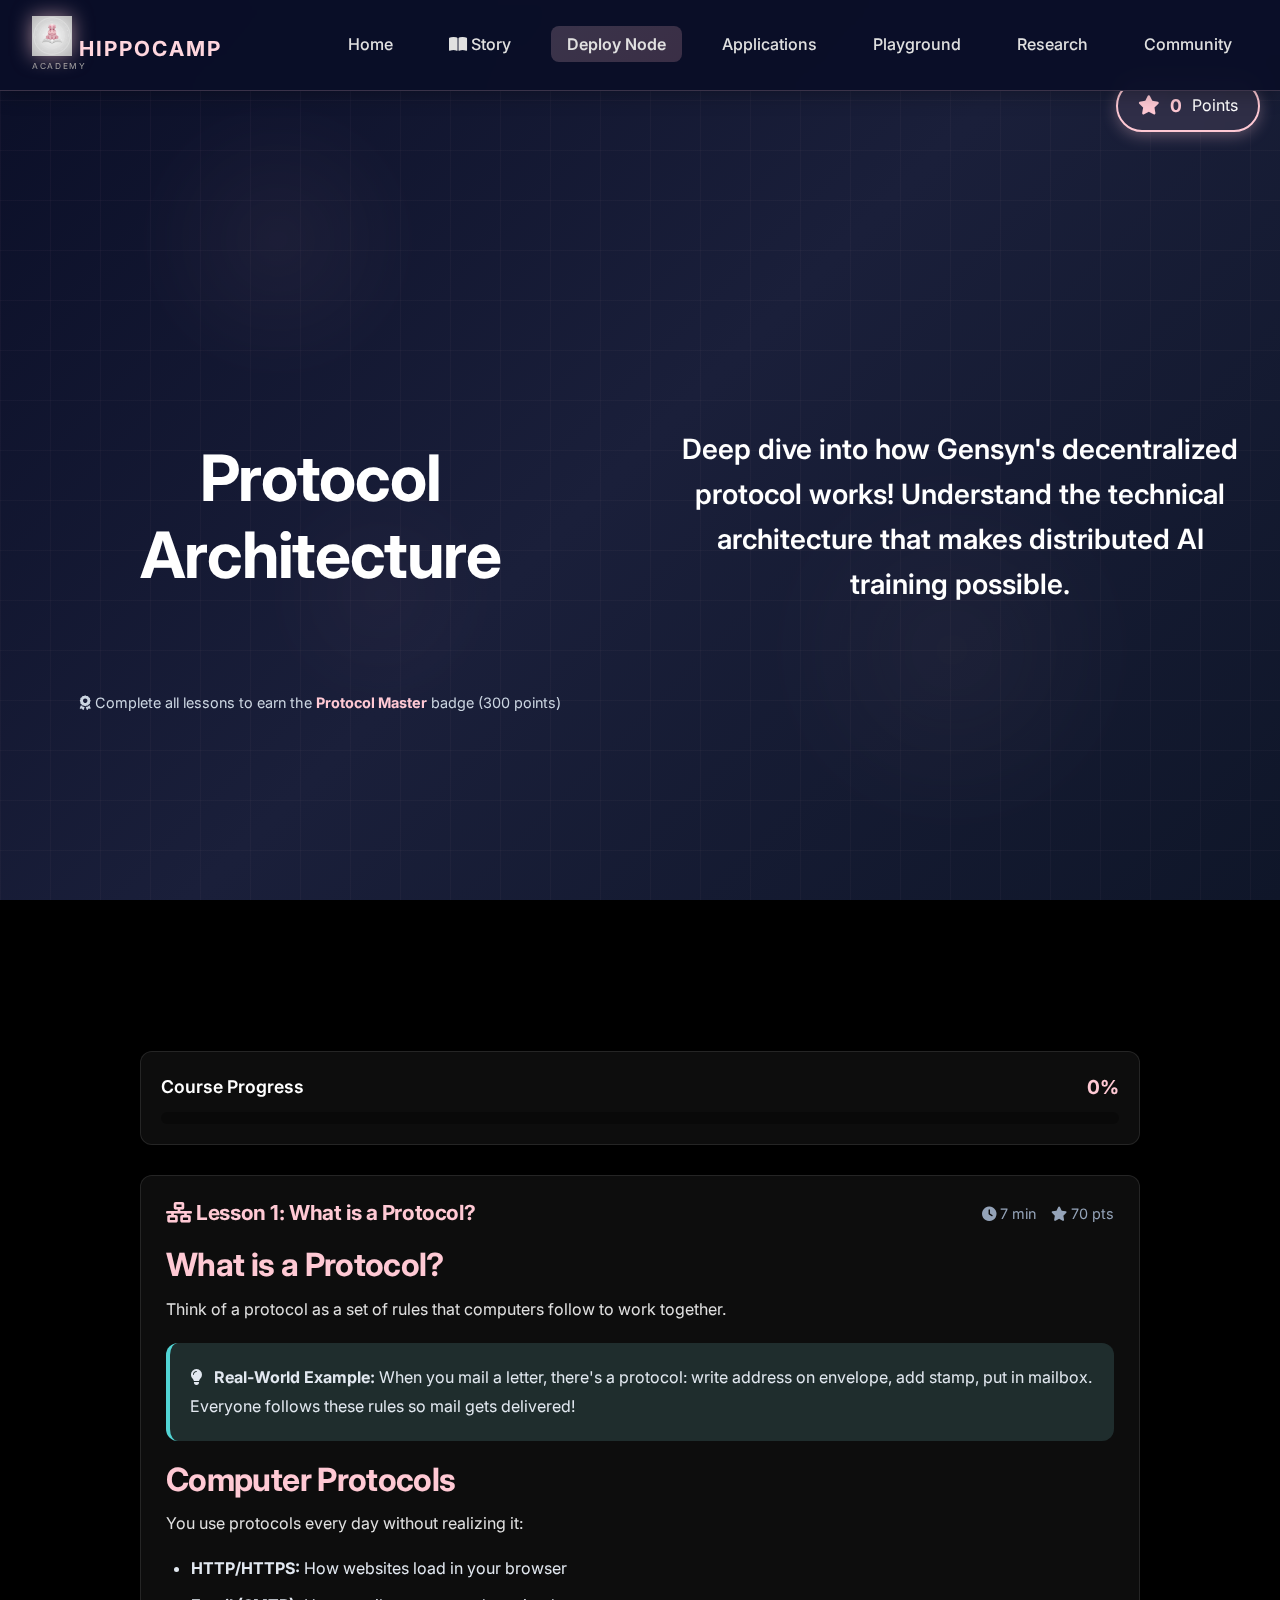
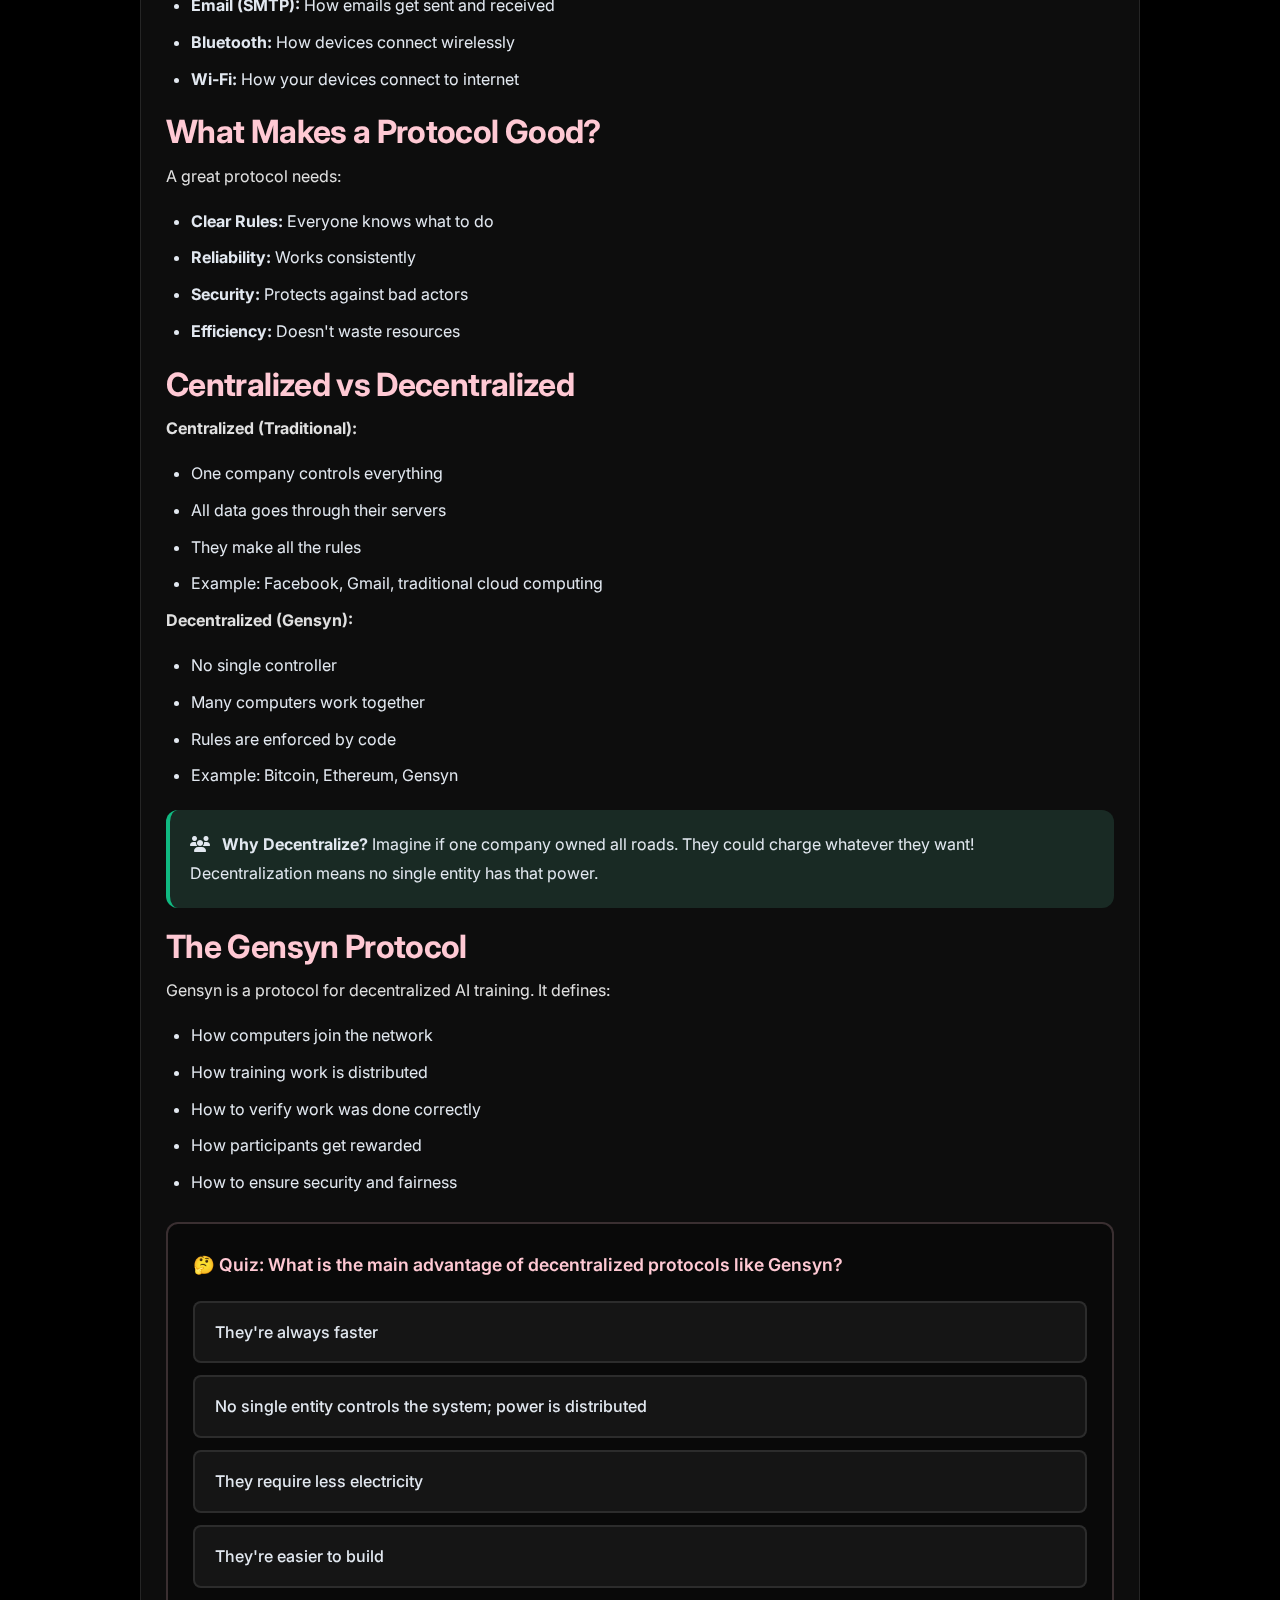
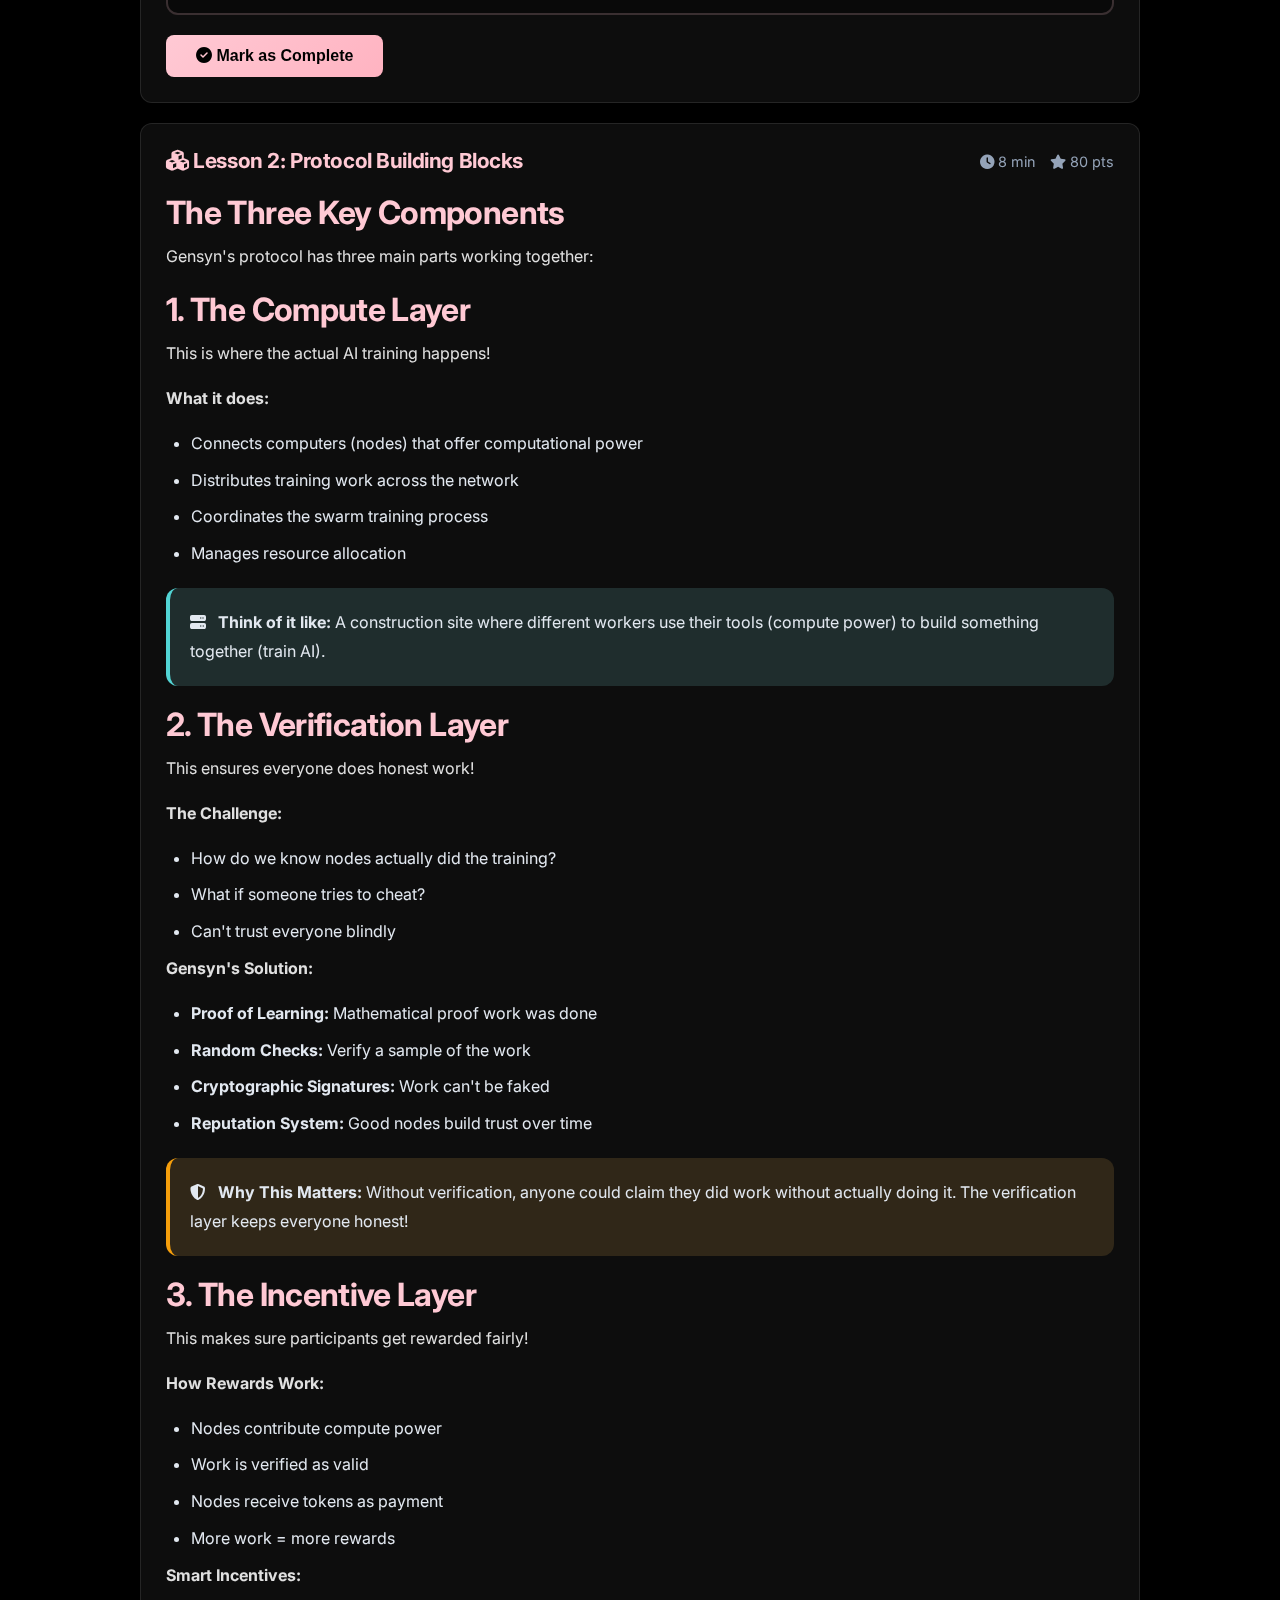
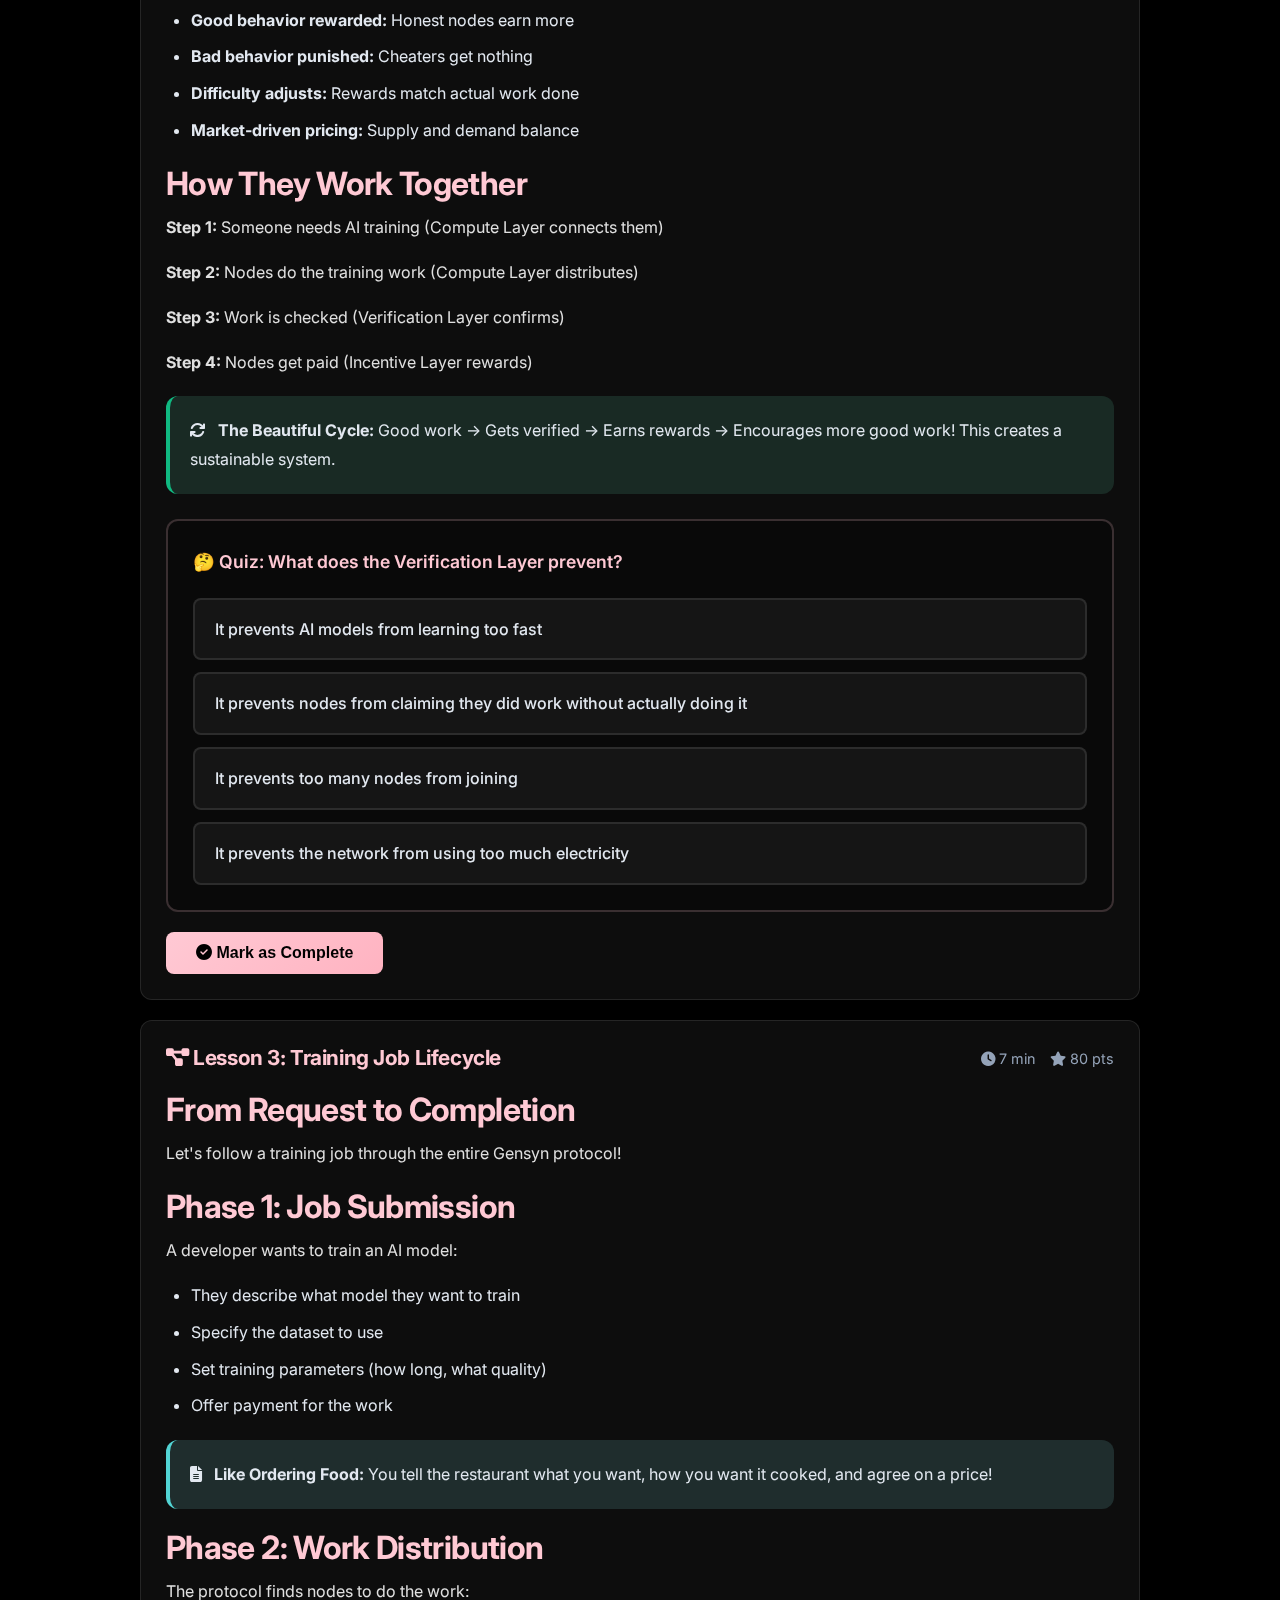
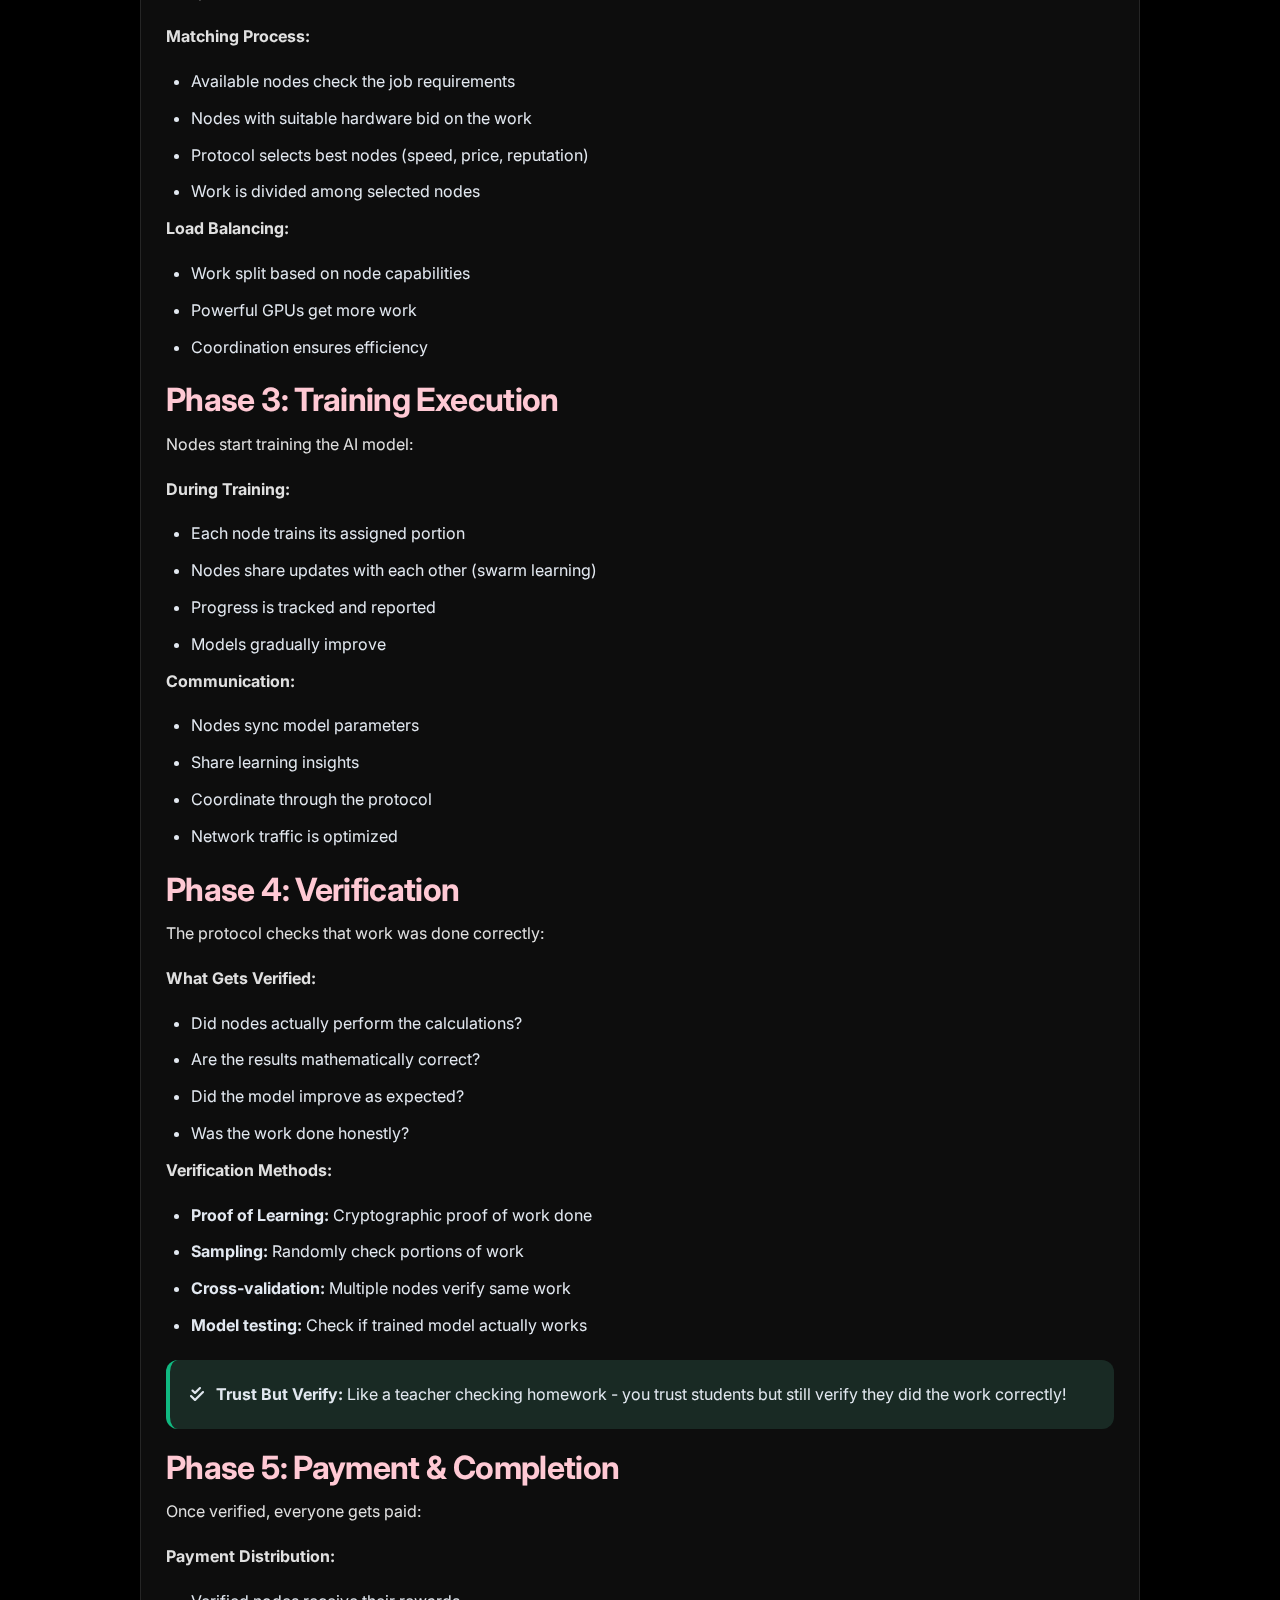
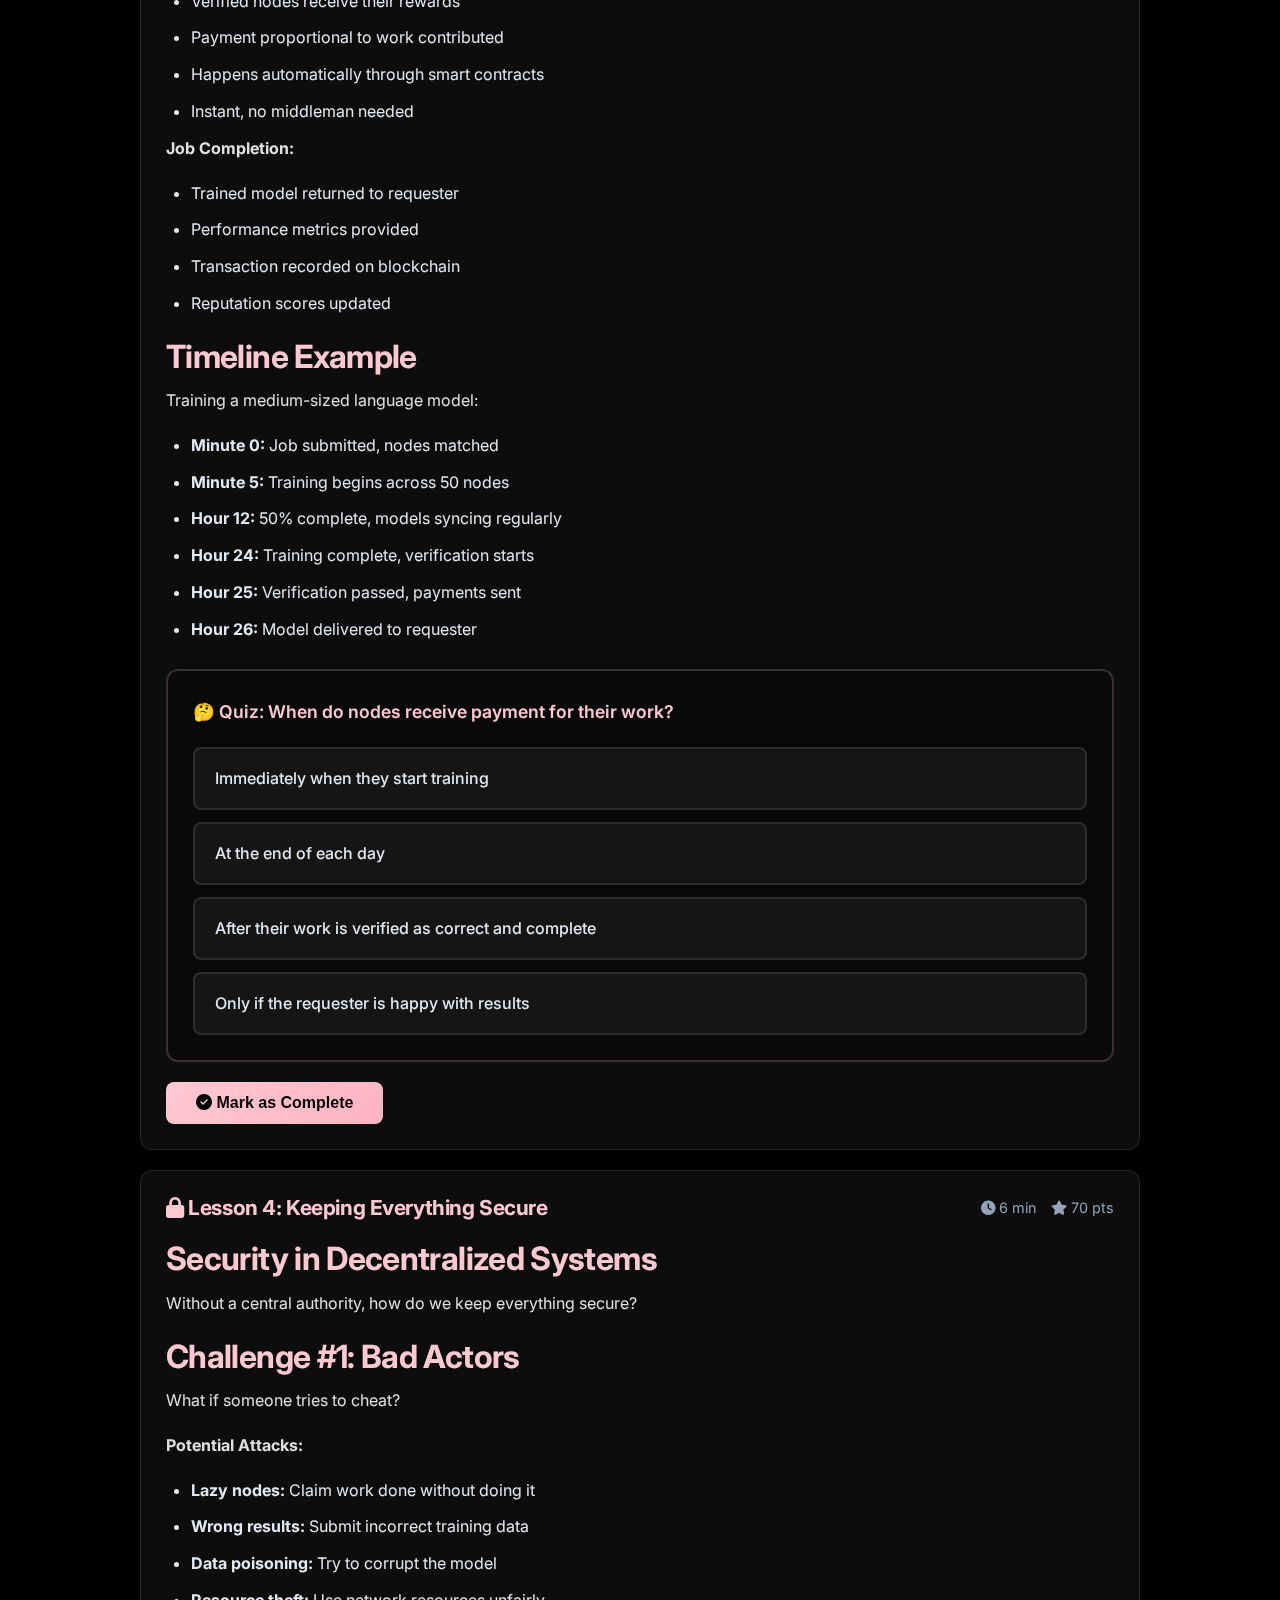
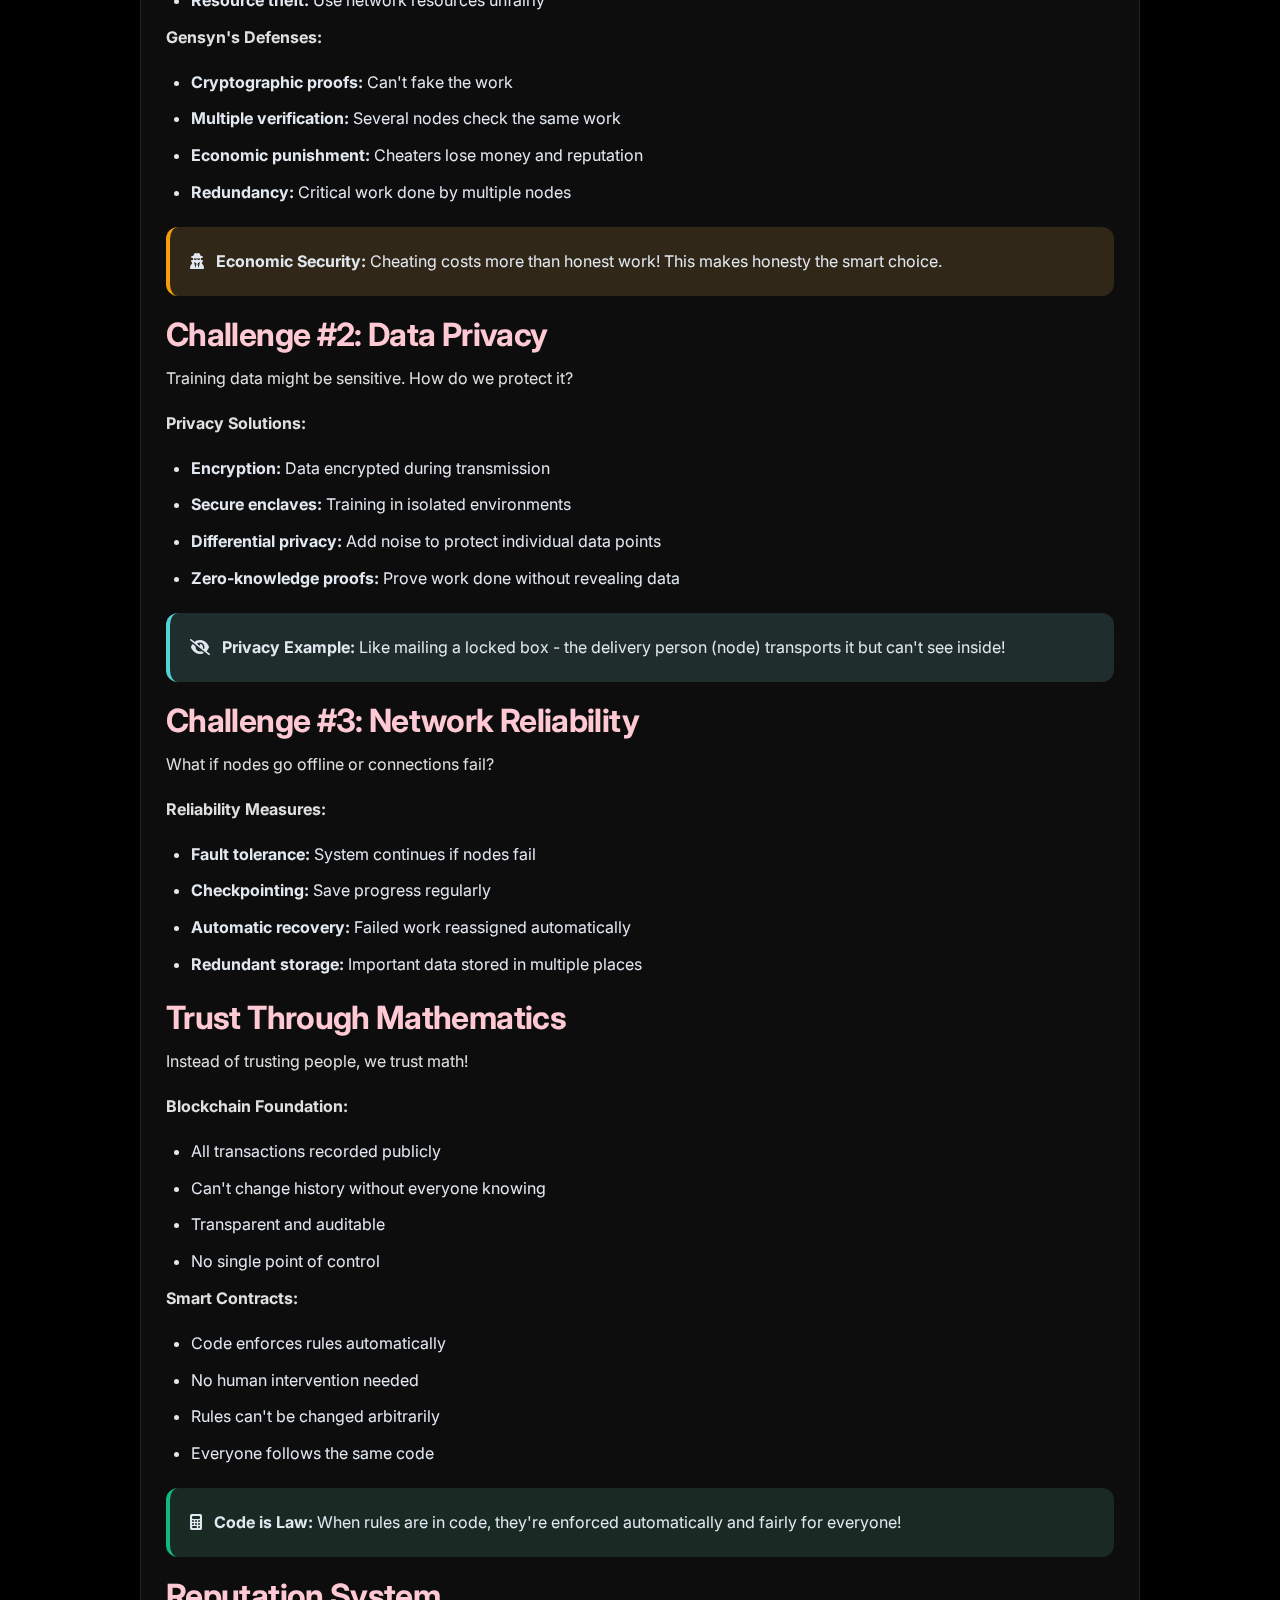
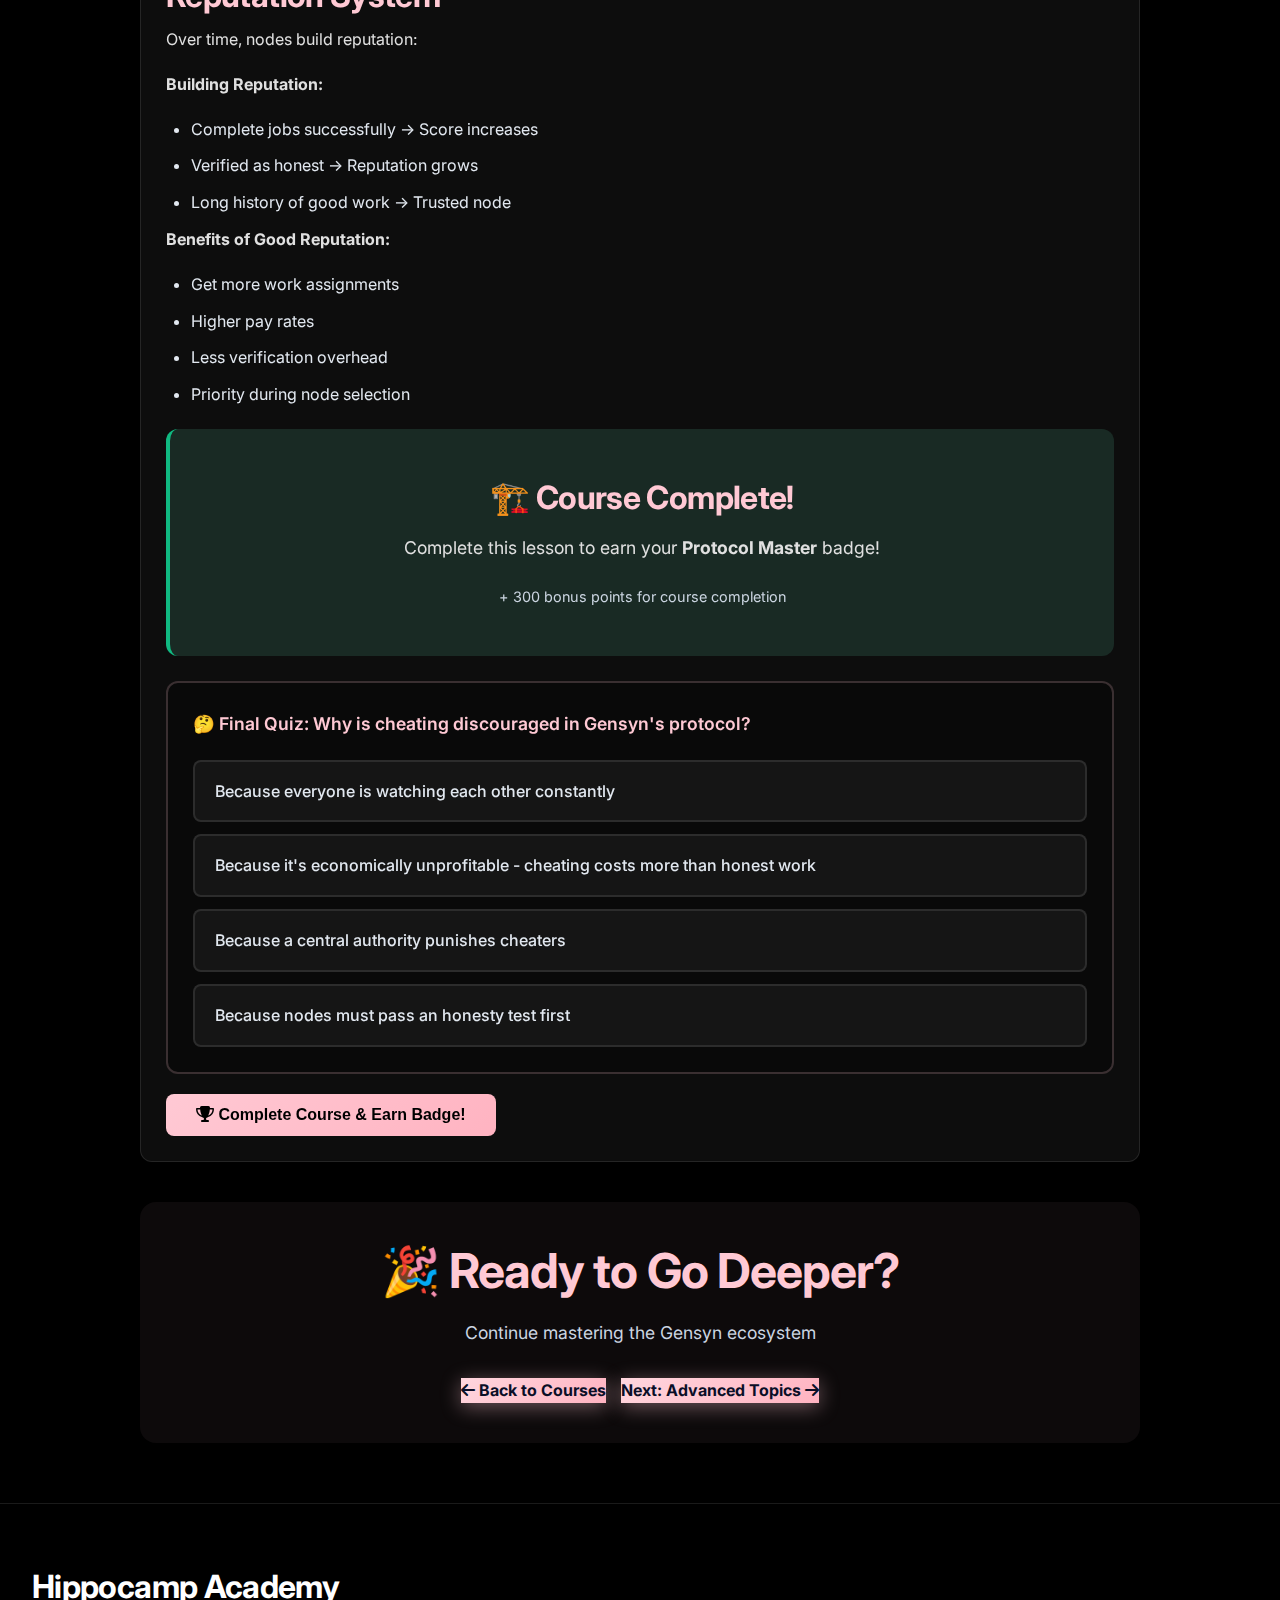
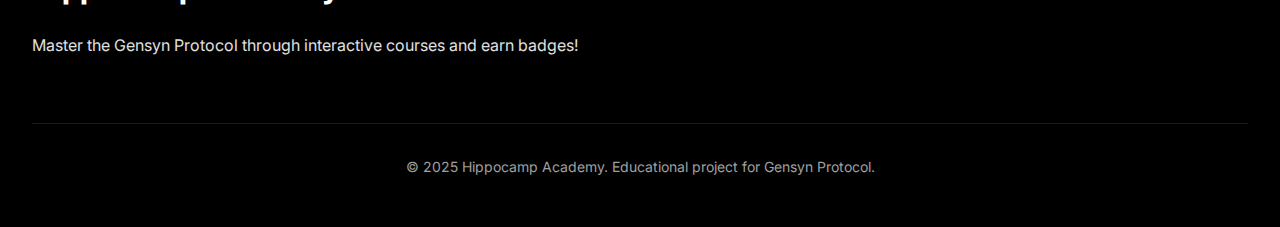
<file: protocol-architecture.html>
<!DOCTYPE html>
<html lang="en">
<head>
    <meta charset="UTF-8">
    <meta name="viewport" content="width=device-width, initial-scale=1.0">
    <title>Protocol Architecture - Hippocamp Academy</title>
    <meta name="theme-color" content="#FFC9D4">
    <link rel="stylesheet" href="styles.css">
    <link rel="stylesheet" href="home-enhanced.css">
    <link rel="stylesheet" href="course-interactive.css">
    <link rel="stylesheet" href="https://cdnjs.cloudflare.com/ajax/libs/font-awesome/6.4.0/css/all.min.css">
    <link href="https://fonts.googleapis.com/css2?family=Inter:wght@400;500;600;700;900&display=swap" rel="stylesheet">
</head>
<body data-course-id="protocol-architecture">
    <!-- Animated Background -->
    <div class="animated-bg" aria-hidden="true">
        <div class="particle"></div>
        <div class="particle"></div>
        <div class="particle"></div>
    </div>

    <!-- Navigation -->
    <nav class="navbar sticky-nav" id="navbar" role="navigation" aria-label="Main navigation">
        <div class="nav-container">
            <div class="logo">
                <a href="index.html" class="logo-link" aria-label="Hippocamp Academy Home">
                    <img src="Hippocamp logo.png" alt="Hippocamp Academy" class="logo-icon">
                    <span>HIPPOCAMP<span class="logo-sub">academy</span></span>
                </a>
            </div>
            <button class="nav-toggle" id="navToggle" aria-label="Toggle navigation menu" aria-expanded="false">
                <span></span>
                <span></span>
                <span></span>
            </button>
            <ul class="nav-links" id="navLinks" role="menubar">
                <li role="none"><a href="index.html#home" class="nav-link" role="menuitem">Home</a></li>
                <li role="none" class="story-menu-item"><a href="#" class="nav-link story-rewatch" role="menuitem" onclick="triggerGensynStory(); return false;"><i class="fas fa-book-open"></i> Story</a></li>
                <li role="none"><a href="index.html#node-setup" class="nav-link nav-highlight" role="menuitem">Deploy Node</a></li>
                <li role="none"><a href="index.html#applications" class="nav-link" role="menuitem">Applications</a></li>
                <li role="none"><a href="code-playground.html" class="nav-link" role="menuitem">Playground</a></li>
                <li role="none"><a href="index.html#research" class="nav-link" role="menuitem">Research</a></li>
                <li role="none"><a href="index.html#community" class="nav-link" role="menuitem">Community</a></li>
            </ul>
        </div>
    </nav>

    <!-- Points Header -->
    <div class="points-header">
        <i class="fas fa-star"></i>
        <span class="points-display">0</span>
        <span>Points</span>
    </div>

    <!-- Hero -->
    <section class="hero" style="padding: 120px 0 60px;">
        <div class="container">
            <div class="hero-content" style="text-align: center;">
                <h1 class="glitch-text" data-text="Protocol Architecture">Protocol Architecture</h1>
                <p class="hero-subtitle" style="max-width: 700px; margin: 0 auto;">
                    Deep dive into how Gensyn's decentralized protocol works! Understand the technical architecture that makes distributed AI training possible.
                </p>
                <div style="margin-top: 20px; font-size: 0.9rem; color: #cbd5e1;">
                    <i class="fas fa-award"></i> Complete all lessons to earn the <strong style="color: var(--primary-color);">Protocol Master</strong> badge (300 points)
                </div>
            </div>
        </div>
    </section>

    <!-- Content -->
    <section style="padding: 60px 0;">
        <div class="container">
            <div style="max-width: 1000px; margin: 0 auto;">
                
                <!-- Course Progress -->
                <div class="course-progress">
                    <div class="course-progress-header">
                        <span style="font-weight: 600; font-size: 1.1rem;">Course Progress</span>
                        <span class="course-progress-text">0%</span>
                    </div>
                    <div class="course-progress-bar">
                        <div class="course-progress-fill"></div>
                    </div>
                </div>

                <!-- Lesson 1 -->
                <div class="lesson" data-lesson-id="protocol-lesson-1" data-lesson-title="Understanding Decentralized Networks" data-points="70">
                    <span class="lesson-checkmark"><i class="fas fa-check"></i></span>
                    <div class="lesson-header">
                        <h2 class="lesson-title"><i class="fas fa-network-wired"></i> Lesson 1: What is a Protocol?</h2>
                        <div class="lesson-meta">
                            <span><i class="fas fa-clock"></i> 7 min</span>
                            <span><i class="fas fa-star"></i> 70 pts</span>
                        </div>
                    </div>
                    <div class="lesson-content">
                        <h3>What is a Protocol?</h3>
                        <p>Think of a protocol as a set of rules that computers follow to work together.</p>

                        <div class="info-box">
                            <i class="fas fa-lightbulb"></i>
                            <strong>Real-World Example:</strong> When you mail a letter, there's a protocol: write address on envelope, add stamp, put in mailbox. Everyone follows these rules so mail gets delivered!
                        </div>

                        <h3>Computer Protocols</h3>
                        <p>You use protocols every day without realizing it:</p>
                        <ul>
                            <li><strong>HTTP/HTTPS:</strong> How websites load in your browser</li>
                            <li><strong>Email (SMTP):</strong> How emails get sent and received</li>
                            <li><strong>Bluetooth:</strong> How devices connect wirelessly</li>
                            <li><strong>Wi-Fi:</strong> How your devices connect to internet</li>
                        </ul>

                        <h3>What Makes a Protocol Good?</h3>
                        <p>A great protocol needs:</p>
                        <ul>
                            <li><strong>Clear Rules:</strong> Everyone knows what to do</li>
                            <li><strong>Reliability:</strong> Works consistently</li>
                            <li><strong>Security:</strong> Protects against bad actors</li>
                            <li><strong>Efficiency:</strong> Doesn't waste resources</li>
                        </ul>

                        <h3>Centralized vs Decentralized</h3>
                        
                        <p><strong>Centralized (Traditional):</strong></p>
                        <ul>
                            <li>One company controls everything</li>
                            <li>All data goes through their servers</li>
                            <li>They make all the rules</li>
                            <li>Example: Facebook, Gmail, traditional cloud computing</li>
                        </ul>

                        <p><strong>Decentralized (Gensyn):</strong></p>
                        <ul>
                            <li>No single controller</li>
                            <li>Many computers work together</li>
                            <li>Rules are enforced by code</li>
                            <li>Example: Bitcoin, Ethereum, Gensyn</li>
                        </ul>

                        <div class="success-box">
                            <i class="fas fa-users"></i>
                            <strong>Why Decentralize?</strong> Imagine if one company owned all roads. They could charge whatever they want! Decentralization means no single entity has that power.
                        </div>

                        <h3>The Gensyn Protocol</h3>
                        <p>Gensyn is a protocol for decentralized AI training. It defines:</p>
                        <ul>
                            <li>How computers join the network</li>
                            <li>How training work is distributed</li>
                            <li>How to verify work was done correctly</li>
                            <li>How participants get rewarded</li>
                            <li>How to ensure security and fairness</li>
                        </ul>

                        <div class="quiz-container" data-question-id="protocol-q1">
                            <div class="quiz-question">
                                🤔 Quiz: What is the main advantage of decentralized protocols like Gensyn?
                            </div>
                            <div class="quiz-options">
                                <div class="quiz-option" data-correct="false">
                                    They're always faster
                                </div>
                                <div class="quiz-option" data-correct="true">
                                    No single entity controls the system; power is distributed
                                </div>
                                <div class="quiz-option" data-correct="false">
                                    They require less electricity
                                </div>
                                <div class="quiz-option" data-correct="false">
                                    They're easier to build
                                </div>
                            </div>
                            <div class="quiz-feedback"></div>
                        </div>

                        <button class="complete-lesson-btn">
                            <i class="fas fa-check-circle"></i> Mark as Complete
                        </button>
                    </div>
                </div>

                <!-- Lesson 2 -->
                <div class="lesson" data-lesson-id="protocol-lesson-2" data-lesson-title="Gensyn's Core Components" data-points="80">
                    <span class="lesson-checkmark"><i class="fas fa-check"></i></span>
                    <div class="lesson-header">
                        <h2 class="lesson-title"><i class="fas fa-cubes"></i> Lesson 2: Protocol Building Blocks</h2>
                        <div class="lesson-meta">
                            <span><i class="fas fa-clock"></i> 8 min</span>
                            <span><i class="fas fa-star"></i> 80 pts</span>
                        </div>
                    </div>
                    <div class="lesson-content">
                        <h3>The Three Key Components</h3>
                        <p>Gensyn's protocol has three main parts working together:</p>

                        <h3>1. The Compute Layer</h3>
                        <p>This is where the actual AI training happens!</p>
                        
                        <p><strong>What it does:</strong></p>
                        <ul>
                            <li>Connects computers (nodes) that offer computational power</li>
                            <li>Distributes training work across the network</li>
                            <li>Coordinates the swarm training process</li>
                            <li>Manages resource allocation</li>
                        </ul>

                        <div class="info-box">
                            <i class="fas fa-server"></i>
                            <strong>Think of it like:</strong> A construction site where different workers use their tools (compute power) to build something together (train AI).
                        </div>

                        <h3>2. The Verification Layer</h3>
                        <p>This ensures everyone does honest work!</p>

                        <p><strong>The Challenge:</strong></p>
                        <ul>
                            <li>How do we know nodes actually did the training?</li>
                            <li>What if someone tries to cheat?</li>
                            <li>Can't trust everyone blindly</li>
                        </ul>

                        <p><strong>Gensyn's Solution:</strong></p>
                        <ul>
                            <li><strong>Proof of Learning:</strong> Mathematical proof work was done</li>
                            <li><strong>Random Checks:</strong> Verify a sample of the work</li>
                            <li><strong>Cryptographic Signatures:</strong> Work can't be faked</li>
                            <li><strong>Reputation System:</strong> Good nodes build trust over time</li>
                        </ul>

                        <div class="warning-box">
                            <i class="fas fa-shield-alt"></i>
                            <strong>Why This Matters:</strong> Without verification, anyone could claim they did work without actually doing it. The verification layer keeps everyone honest!
                        </div>

                        <h3>3. The Incentive Layer</h3>
                        <p>This makes sure participants get rewarded fairly!</p>

                        <p><strong>How Rewards Work:</strong></p>
                        <ul>
                            <li>Nodes contribute compute power</li>
                            <li>Work is verified as valid</li>
                            <li>Nodes receive tokens as payment</li>
                            <li>More work = more rewards</li>
                        </ul>

                        <p><strong>Smart Incentives:</strong></p>
                        <ul>
                            <li><strong>Good behavior rewarded:</strong> Honest nodes earn more</li>
                            <li><strong>Bad behavior punished:</strong> Cheaters get nothing</li>
                            <li><strong>Difficulty adjusts:</strong> Rewards match actual work done</li>
                            <li><strong>Market-driven pricing:</strong> Supply and demand balance</li>
                        </ul>

                        <h3>How They Work Together</h3>
                        
                        <p><strong>Step 1:</strong> Someone needs AI training (Compute Layer connects them)</p>
                        <p><strong>Step 2:</strong> Nodes do the training work (Compute Layer distributes)</p>
                        <p><strong>Step 3:</strong> Work is checked (Verification Layer confirms)</p>
                        <p><strong>Step 4:</strong> Nodes get paid (Incentive Layer rewards)</p>

                        <div class="success-box">
                            <i class="fas fa-sync"></i>
                            <strong>The Beautiful Cycle:</strong> Good work → Gets verified → Earns rewards → Encourages more good work! This creates a sustainable system.
                        </div>

                        <div class="quiz-container" data-question-id="protocol-q2">
                            <div class="quiz-question">
                                🤔 Quiz: What does the Verification Layer prevent?
                            </div>
                            <div class="quiz-options">
                                <div class="quiz-option" data-correct="false">
                                    It prevents AI models from learning too fast
                                </div>
                                <div class="quiz-option" data-correct="true">
                                    It prevents nodes from claiming they did work without actually doing it
                                </div>
                                <div class="quiz-option" data-correct="false">
                                    It prevents too many nodes from joining
                                </div>
                                <div class="quiz-option" data-correct="false">
                                    It prevents the network from using too much electricity
                                </div>
                            </div>
                            <div class="quiz-feedback"></div>
                        </div>

                        <button class="complete-lesson-btn">
                            <i class="fas fa-check-circle"></i> Mark as Complete
                        </button>
                    </div>
                </div>

                <!-- Lesson 3 -->
                <div class="lesson" data-lesson-id="protocol-lesson-3" data-lesson-title="How Training Jobs Flow" data-points="80">
                    <span class="lesson-checkmark"><i class="fas fa-check"></i></span>
                    <div class="lesson-header">
                        <h2 class="lesson-title"><i class="fas fa-project-diagram"></i> Lesson 3: Training Job Lifecycle</h2>
                        <div class="lesson-meta">
                            <span><i class="fas fa-clock"></i> 7 min</span>
                            <span><i class="fas fa-star"></i> 80 pts</span>
                        </div>
                    </div>
                    <div class="lesson-content">
                        <h3>From Request to Completion</h3>
                        <p>Let's follow a training job through the entire Gensyn protocol!</p>

                        <h3>Phase 1: Job Submission</h3>
                        <p>A developer wants to train an AI model:</p>
                        <ul>
                            <li>They describe what model they want to train</li>
                            <li>Specify the dataset to use</li>
                            <li>Set training parameters (how long, what quality)</li>
                            <li>Offer payment for the work</li>
                        </ul>

                        <div class="info-box">
                            <i class="fas fa-file-alt"></i>
                            <strong>Like Ordering Food:</strong> You tell the restaurant what you want, how you want it cooked, and agree on a price!
                        </div>

                        <h3>Phase 2: Work Distribution</h3>
                        <p>The protocol finds nodes to do the work:</p>

                        <p><strong>Matching Process:</strong></p>
                        <ul>
                            <li>Available nodes check the job requirements</li>
                            <li>Nodes with suitable hardware bid on the work</li>
                            <li>Protocol selects best nodes (speed, price, reputation)</li>
                            <li>Work is divided among selected nodes</li>
                        </ul>

                        <p><strong>Load Balancing:</strong></p>
                        <ul>
                            <li>Work split based on node capabilities</li>
                            <li>Powerful GPUs get more work</li>
                            <li>Coordination ensures efficiency</li>
                        </ul>

                        <h3>Phase 3: Training Execution</h3>
                        <p>Nodes start training the AI model:</p>

                        <p><strong>During Training:</strong></p>
                        <ul>
                            <li>Each node trains its assigned portion</li>
                            <li>Nodes share updates with each other (swarm learning)</li>
                            <li>Progress is tracked and reported</li>
                            <li>Models gradually improve</li>
                        </ul>

                        <p><strong>Communication:</strong></p>
                        <ul>
                            <li>Nodes sync model parameters</li>
                            <li>Share learning insights</li>
                            <li>Coordinate through the protocol</li>
                            <li>Network traffic is optimized</li>
                        </ul>

                        <h3>Phase 4: Verification</h3>
                        <p>The protocol checks that work was done correctly:</p>

                        <p><strong>What Gets Verified:</strong></p>
                        <ul>
                            <li>Did nodes actually perform the calculations?</li>
                            <li>Are the results mathematically correct?</li>
                            <li>Did the model improve as expected?</li>
                            <li>Was the work done honestly?</li>
                        </ul>

                        <p><strong>Verification Methods:</strong></p>
                        <ul>
                            <li><strong>Proof of Learning:</strong> Cryptographic proof of work done</li>
                            <li><strong>Sampling:</strong> Randomly check portions of work</li>
                            <li><strong>Cross-validation:</strong> Multiple nodes verify same work</li>
                            <li><strong>Model testing:</strong> Check if trained model actually works</li>
                        </ul>

                        <div class="success-box">
                            <i class="fas fa-check-double"></i>
                            <strong>Trust But Verify:</strong> Like a teacher checking homework - you trust students but still verify they did the work correctly!
                        </div>

                        <h3>Phase 5: Payment & Completion</h3>
                        <p>Once verified, everyone gets paid:</p>

                        <p><strong>Payment Distribution:</strong></p>
                        <ul>
                            <li>Verified nodes receive their rewards</li>
                            <li>Payment proportional to work contributed</li>
                            <li>Happens automatically through smart contracts</li>
                            <li>Instant, no middleman needed</li>
                        </ul>

                        <p><strong>Job Completion:</strong></p>
                        <ul>
                            <li>Trained model returned to requester</li>
                            <li>Performance metrics provided</li>
                            <li>Transaction recorded on blockchain</li>
                            <li>Reputation scores updated</li>
                        </ul>

                        <h3>Timeline Example</h3>
                        <p>Training a medium-sized language model:</p>
                        <ul>
                            <li><strong>Minute 0:</strong> Job submitted, nodes matched</li>
                            <li><strong>Minute 5:</strong> Training begins across 50 nodes</li>
                            <li><strong>Hour 12:</strong> 50% complete, models syncing regularly</li>
                            <li><strong>Hour 24:</strong> Training complete, verification starts</li>
                            <li><strong>Hour 25:</strong> Verification passed, payments sent</li>
                            <li><strong>Hour 26:</strong> Model delivered to requester</li>
                        </ul>

                        <div class="quiz-container" data-question-id="protocol-q3">
                            <div class="quiz-question">
                                🤔 Quiz: When do nodes receive payment for their work?
                            </div>
                            <div class="quiz-options">
                                <div class="quiz-option" data-correct="false">
                                    Immediately when they start training
                                </div>
                                <div class="quiz-option" data-correct="false">
                                    At the end of each day
                                </div>
                                <div class="quiz-option" data-correct="true">
                                    After their work is verified as correct and complete
                                </div>
                                <div class="quiz-option" data-correct="false">
                                    Only if the requester is happy with results
                                </div>
                            </div>
                            <div class="quiz-feedback"></div>
                        </div>

                        <button class="complete-lesson-btn">
                            <i class="fas fa-check-circle"></i> Mark as Complete
                        </button>
                    </div>
                </div>

                <!-- Lesson 4 -->
                <div class="lesson" data-lesson-id="protocol-lesson-4" data-lesson-title="Security & Trust" data-points="70">
                    <span class="lesson-checkmark"><i class="fas fa-check"></i></span>
                    <div class="lesson-header">
                        <h2 class="lesson-title"><i class="fas fa-lock"></i> Lesson 4: Keeping Everything Secure</h2>
                        <div class="lesson-meta">
                            <span><i class="fas fa-clock"></i> 6 min</span>
                            <span><i class="fas fa-star"></i> 70 pts</span>
                        </div>
                    </div>
                    <div class="lesson-content">
                        <h3>Security in Decentralized Systems</h3>
                        <p>Without a central authority, how do we keep everything secure?</p>

                        <h3>Challenge #1: Bad Actors</h3>
                        <p>What if someone tries to cheat?</p>

                        <p><strong>Potential Attacks:</strong></p>
                        <ul>
                            <li><strong>Lazy nodes:</strong> Claim work done without doing it</li>
                            <li><strong>Wrong results:</strong> Submit incorrect training data</li>
                            <li><strong>Data poisoning:</strong> Try to corrupt the model</li>
                            <li><strong>Resource theft:</strong> Use network resources unfairly</li>
                        </ul>

                        <p><strong>Gensyn's Defenses:</strong></p>
                        <ul>
                            <li><strong>Cryptographic proofs:</strong> Can't fake the work</li>
                            <li><strong>Multiple verification:</strong> Several nodes check the same work</li>
                            <li><strong>Economic punishment:</strong> Cheaters lose money and reputation</li>
                            <li><strong>Redundancy:</strong> Critical work done by multiple nodes</li>
                        </ul>

                        <div class="warning-box">
                            <i class="fas fa-user-secret"></i>
                            <strong>Economic Security:</strong> Cheating costs more than honest work! This makes honesty the smart choice.
                        </div>

                        <h3>Challenge #2: Data Privacy</h3>
                        <p>Training data might be sensitive. How do we protect it?</p>

                        <p><strong>Privacy Solutions:</strong></p>
                        <ul>
                            <li><strong>Encryption:</strong> Data encrypted during transmission</li>
                            <li><strong>Secure enclaves:</strong> Training in isolated environments</li>
                            <li><strong>Differential privacy:</strong> Add noise to protect individual data points</li>
                            <li><strong>Zero-knowledge proofs:</strong> Prove work done without revealing data</li>
                        </ul>

                        <div class="info-box">
                            <i class="fas fa-eye-slash"></i>
                            <strong>Privacy Example:</strong> Like mailing a locked box - the delivery person (node) transports it but can't see inside!
                        </div>

                        <h3>Challenge #3: Network Reliability</h3>
                        <p>What if nodes go offline or connections fail?</p>

                        <p><strong>Reliability Measures:</strong></p>
                        <ul>
                            <li><strong>Fault tolerance:</strong> System continues if nodes fail</li>
                            <li><strong>Checkpointing:</strong> Save progress regularly</li>
                            <li><strong>Automatic recovery:</strong> Failed work reassigned automatically</li>
                            <li><strong>Redundant storage:</strong> Important data stored in multiple places</li>
                        </ul>

                        <h3>Trust Through Mathematics</h3>
                        <p>Instead of trusting people, we trust math!</p>

                        <p><strong>Blockchain Foundation:</strong></p>
                        <ul>
                            <li>All transactions recorded publicly</li>
                            <li>Can't change history without everyone knowing</li>
                            <li>Transparent and auditable</li>
                            <li>No single point of control</li>
                        </ul>

                        <p><strong>Smart Contracts:</strong></p>
                        <ul>
                            <li>Code enforces rules automatically</li>
                            <li>No human intervention needed</li>
                            <li>Rules can't be changed arbitrarily</li>
                            <li>Everyone follows the same code</li>
                        </ul>

                        <div class="success-box">
                            <i class="fas fa-calculator"></i>
                            <strong>Code is Law:</strong> When rules are in code, they're enforced automatically and fairly for everyone!
                        </div>

                        <h3>Reputation System</h3>
                        <p>Over time, nodes build reputation:</p>

                        <p><strong>Building Reputation:</strong></p>
                        <ul>
                            <li>Complete jobs successfully → Score increases</li>
                            <li>Verified as honest → Reputation grows</li>
                            <li>Long history of good work → Trusted node</li>
                        </ul>

                        <p><strong>Benefits of Good Reputation:</strong></p>
                        <ul>
                            <li>Get more work assignments</li>
                            <li>Higher pay rates</li>
                            <li>Less verification overhead</li>
                            <li>Priority during node selection</li>
                        </ul>

                        <div class="success-box" style="text-align: center; padding: 30px;">
                            <h3 style="color: var(--primary-color); margin-bottom: 15px;">🏗️ Course Complete!</h3>
                            <p style="font-size: 1.1rem; margin-bottom: 20px;">Complete this lesson to earn your <strong>Protocol Master</strong> badge!</p>
                            <p style="font-size: 0.9rem; color: #cbd5e1;">+ 300 bonus points for course completion</p>
                        </div>

                        <div class="quiz-container" data-question-id="protocol-q4">
                            <div class="quiz-question">
                                🤔 Final Quiz: Why is cheating discouraged in Gensyn's protocol?
                            </div>
                            <div class="quiz-options">
                                <div class="quiz-option" data-correct="false">
                                    Because everyone is watching each other constantly
                                </div>
                                <div class="quiz-option" data-correct="true">
                                    Because it's economically unprofitable - cheating costs more than honest work
                                </div>
                                <div class="quiz-option" data-correct="false">
                                    Because a central authority punishes cheaters
                                </div>
                                <div class="quiz-option" data-correct="false">
                                    Because nodes must pass an honesty test first
                                </div>
                            </div>
                            <div class="quiz-feedback"></div>
                        </div>

                        <button class="complete-lesson-btn">
                            <i class="fas fa-trophy"></i> Complete Course & Earn Badge!
                        </button>
                    </div>
                </div>

                <!-- Course Complete -->
                <div style="text-align: center; padding: 40px 20px; margin-top: 40px; background: rgba(255, 201, 212, 0.05); border-radius: 16px;">
                    <h2 style="color: var(--primary-color); margin-bottom: 20px;">🎉 Ready to Go Deeper?</h2>
                    <p style="font-size: 1.1rem; margin-bottom: 30px; color: #cbd5e1;">Continue mastering the Gensyn ecosystem</p>
                    <div style="display: flex; gap: 15px; justify-content: center; flex-wrap: wrap;">
                        <a href="index.html#courses" class="btn-primary" style="text-decoration: none;">
                            <i class="fas fa-arrow-left"></i> Back to Courses
                        </a>
                        <a href="advanced-optimization.html" class="btn-primary" style="text-decoration: none;">
                            Next: Advanced Topics <i class="fas fa-arrow-right"></i>
                        </a>
                    </div>
                </div>

            </div>
        </div>
    </section>

    <!-- Footer -->
    <footer class="footer">
        <div class="container">
            <div class="footer-content">
                <div class="footer-section">
                    <h3>Hippocamp Academy</h3>
                    <p>Master the Gensyn Protocol through interactive courses and earn badges!</p>
                </div>
            </div>
            <div class="footer-bottom">
                <p>&copy; 2025 Hippocamp Academy. Educational project for Gensyn Protocol.</p>
            </div>
        </div>
    </footer>

    <script src="course-system.js"></script>
    <script src="social-share.js"></script>
    <script src="script.js"></script>
</body>
</html>
</file>
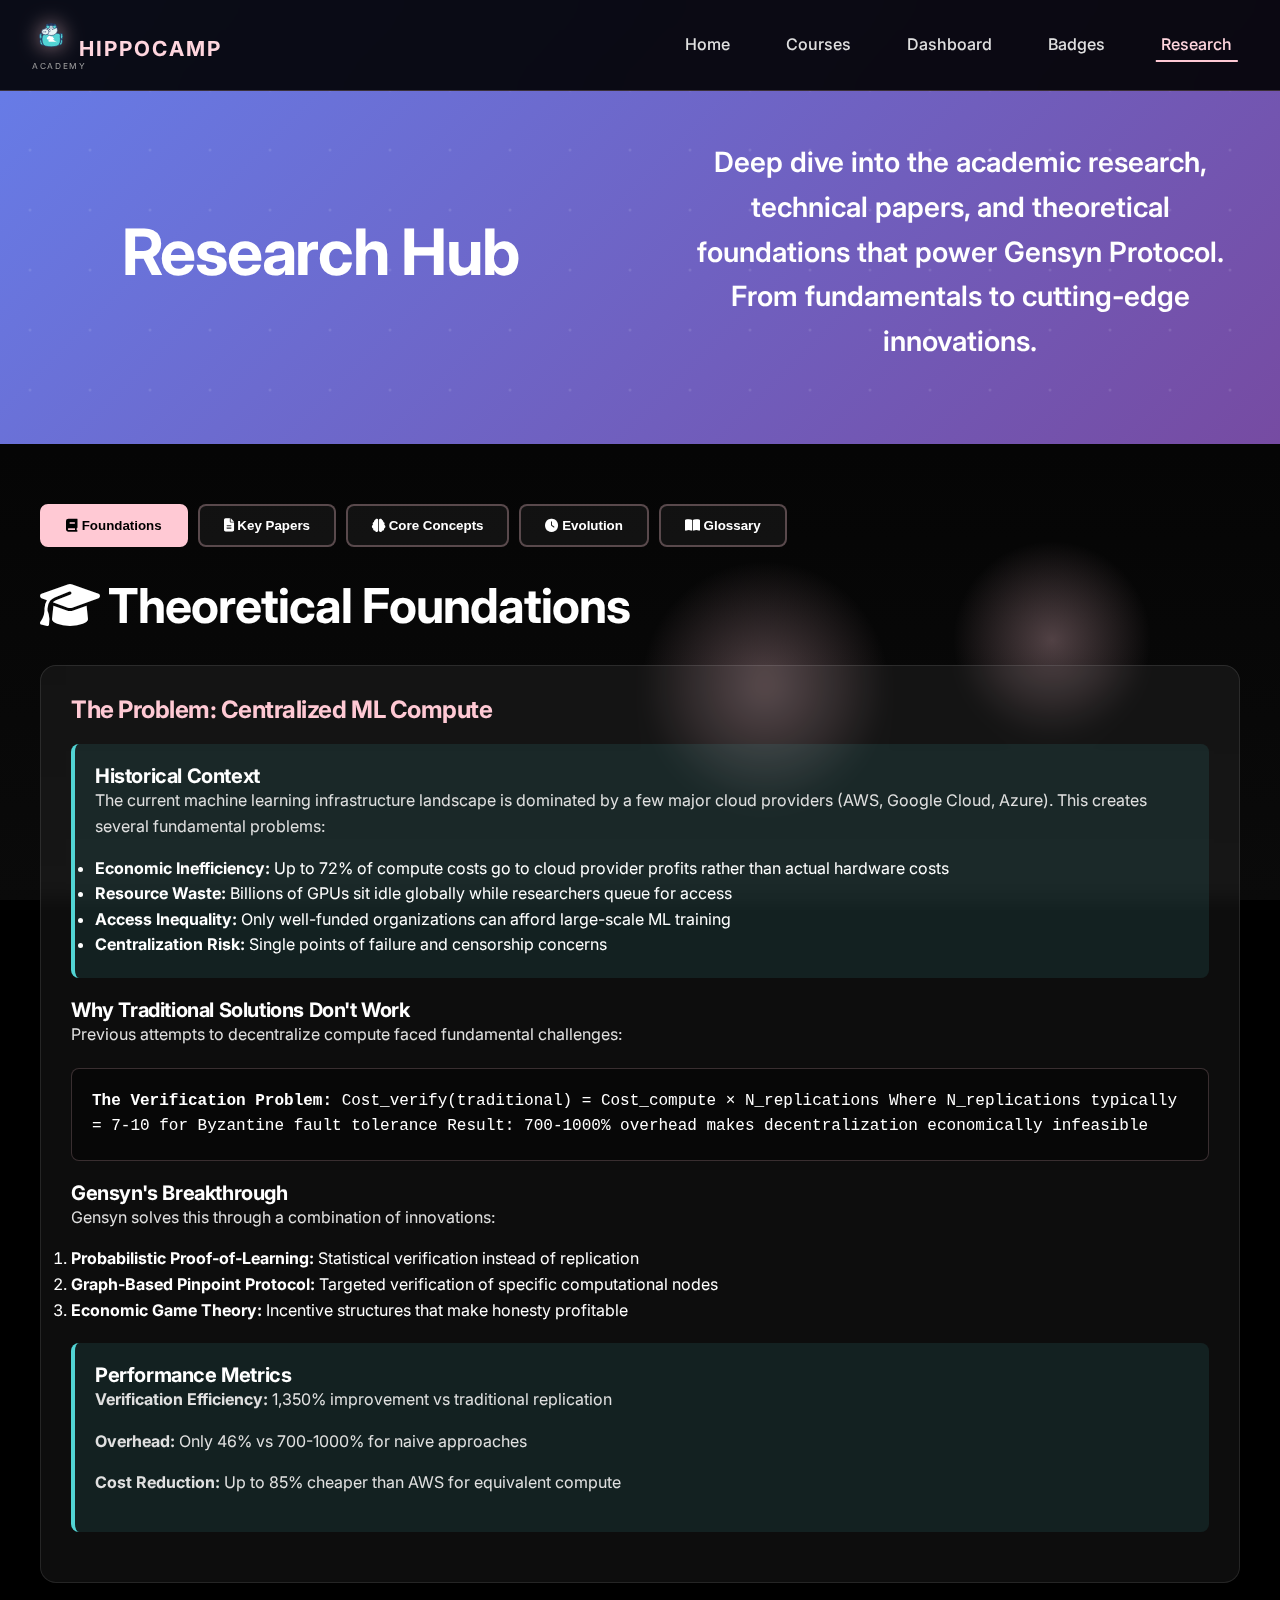
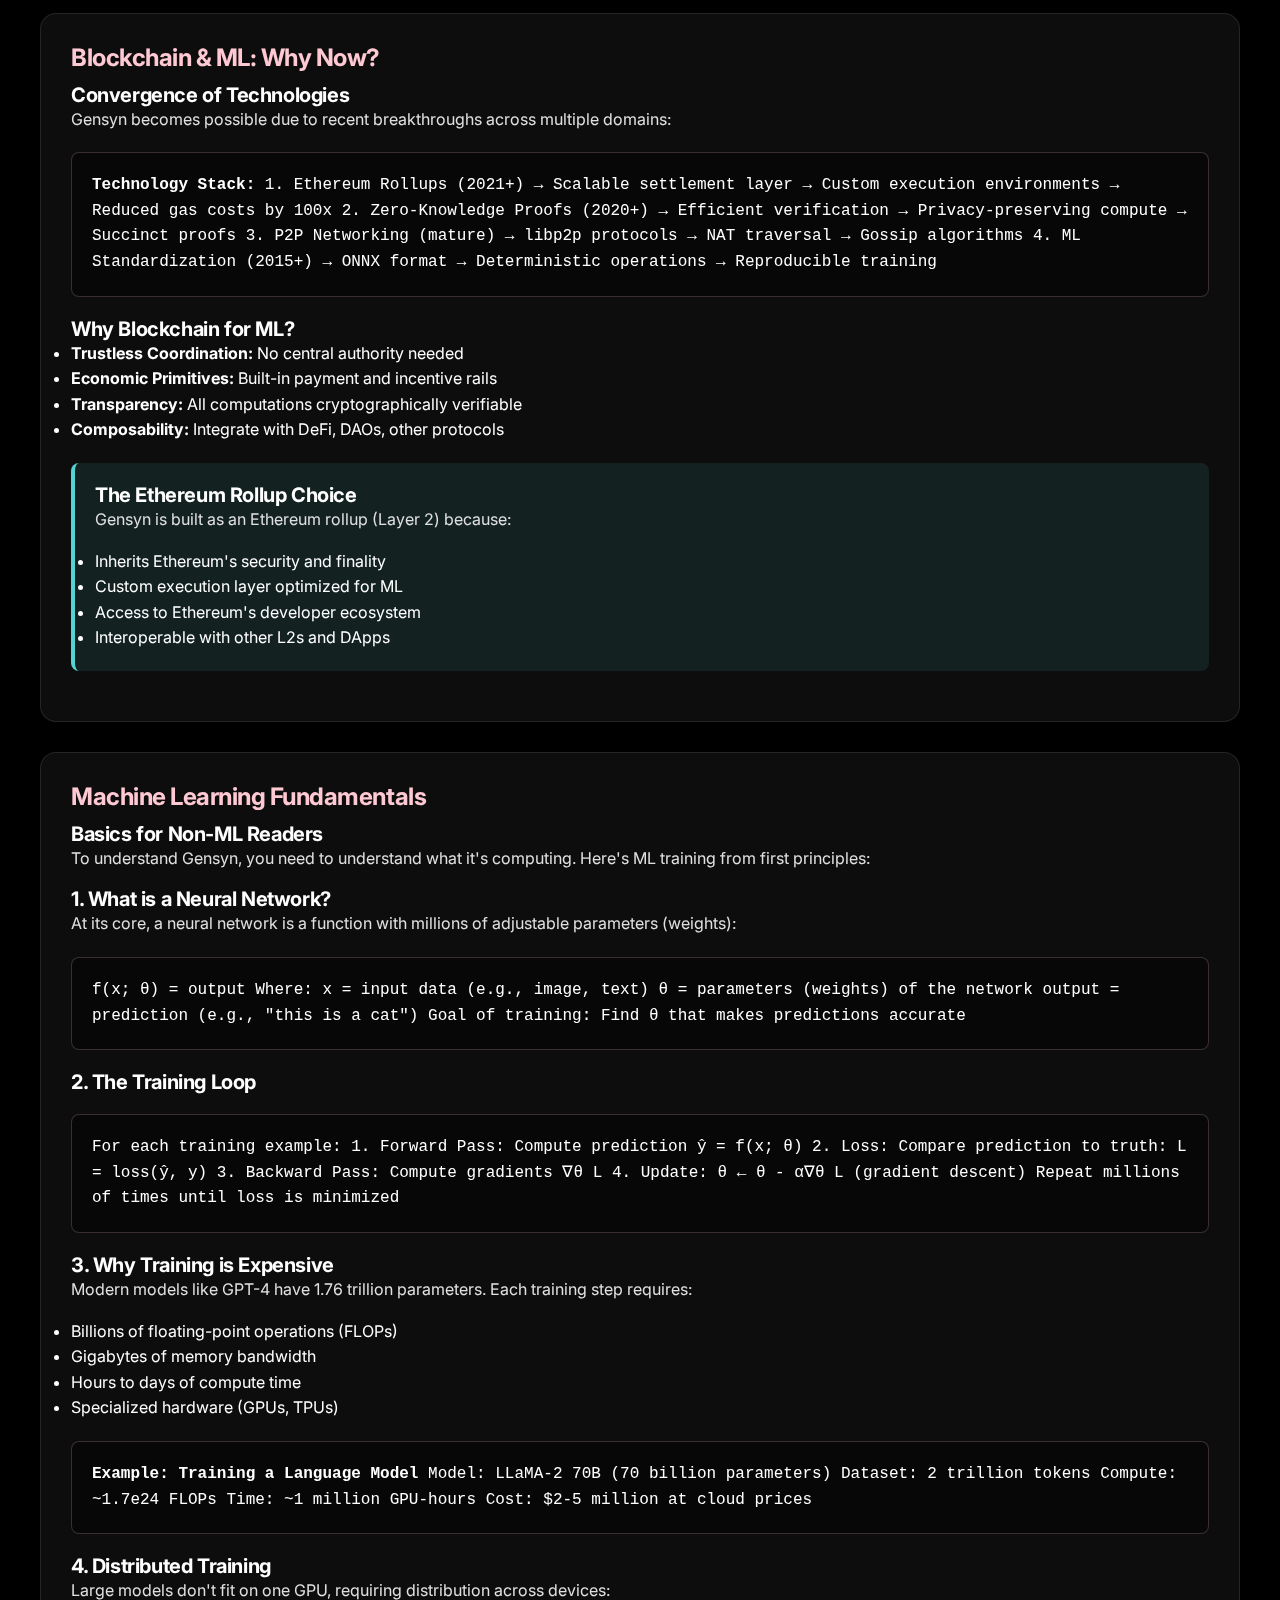
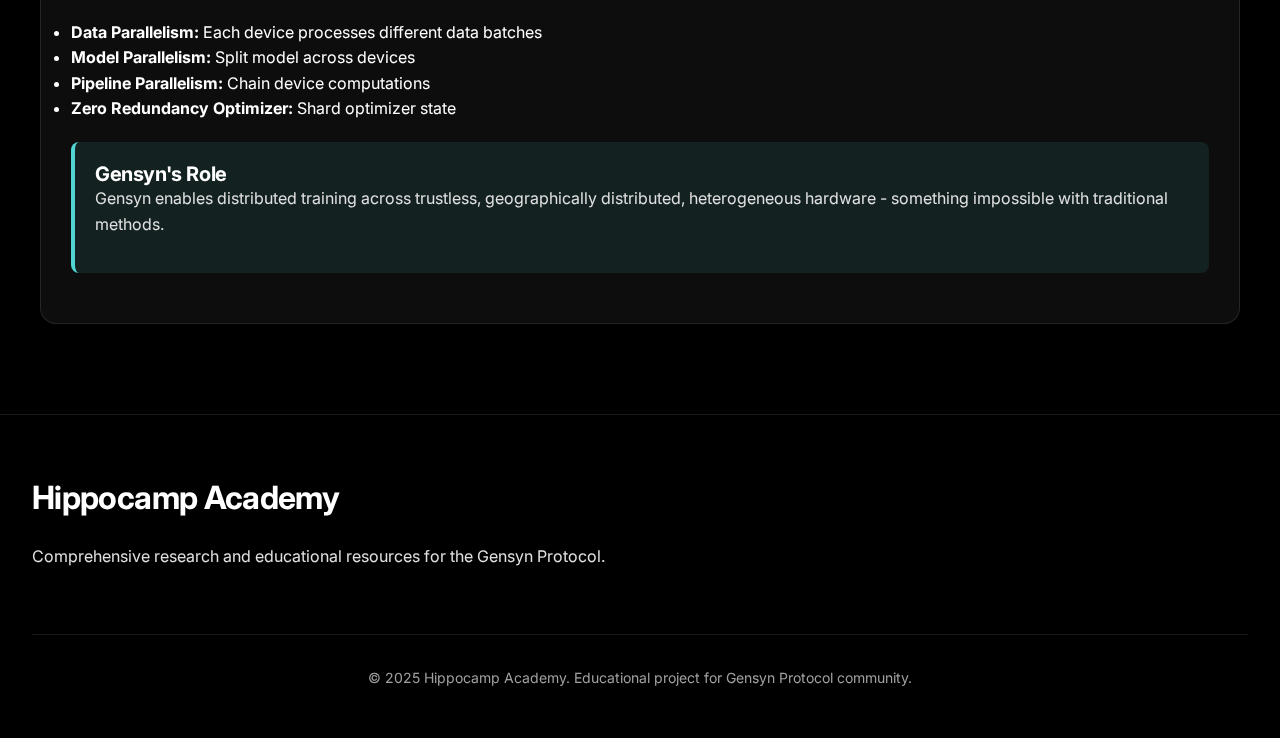
<file: research.html>
<!DOCTYPE html>
<html lang="en">
<head>
    <meta charset="UTF-8">
    <meta name="viewport" content="width=device-width, initial-scale=1.0">
    <title>Research Hub - Hippocamp Academy</title>
    <link rel="stylesheet" href="styles.css">
    <link rel="stylesheet" href="https://cdnjs.cloudflare.com/ajax/libs/font-awesome/6.4.0/css/all.min.css">
    <link href="https://fonts.googleapis.com/css2?family=Inter:wght@400;500;600;700;900&display=swap" rel="stylesheet">
    <style>
        .research-hero {
            background: linear-gradient(135deg, #667eea 0%, #764ba2 100%);
            padding: 140px 0 80px;
            text-align: center;
            position: relative;
            overflow: hidden;
        }
        .research-hero::before {
            content: '';
            position: absolute;
            top: 0;
            left: 0;
            right: 0;
            bottom: 0;
            background: url('data:image/svg+xml,<svg width="60" height="60" xmlns="http://www.w3.org/2000/svg"><circle cx="30" cy="30" r="1.5" fill="rgba(255,255,255,0.1)"/></svg>');
            animation: float 30s linear infinite;
        }
        .paper-card {
            background: rgba(255, 255, 255, 0.05);
            backdrop-filter: blur(10px);
            border: 1px solid rgba(255, 255, 255, 0.1);
            border-radius: 16px;
            padding: 30px;
            margin-bottom: 30px;
            transition: all 0.3s ease;
        }
        .paper-card:hover {
            transform: translateY(-5px);
            border-color: var(--primary-color);
            box-shadow: 0 15px 40px rgba(255, 201, 212, 0.3);
        }
        .paper-header {
            display: flex;
            justify-content: space-between;
            align-items: flex-start;
            margin-bottom: 20px;
        }
        .paper-title {
            font-size: 1.5rem;
            font-weight: 700;
            color: var(--primary-color);
            margin-bottom: 10px;
        }
        .paper-meta {
            display: flex;
            gap: 15px;
            flex-wrap: wrap;
            font-size: 0.9rem;
            color: #94a3b8;
            margin-bottom: 15px;
        }
        .paper-badge {
            display: inline-block;
            padding: 4px 12px;
            border-radius: 20px;
            font-size: 0.85rem;
            font-weight: 600;
        }
        .badge-technical {
            background: rgba(99, 102, 241, 0.2);
            color: #6366f1;
        }
        .badge-theory {
            background: rgba(139, 92, 246, 0.2);
            color: #8b5cf6;
        }
        .badge-applied {
            background: rgba(16, 185, 129, 0.2);
            color: #10b981;
        }
        .concept-box {
            background: rgba(82, 212, 212, 0.1);
            border-left: 4px solid #52D4D4;
            padding: 20px;
            margin: 20px 0;
            border-radius: 8px;
        }
        .formula-box {
            background: rgba(0, 0, 0, 0.4);
            border: 1px solid rgba(255, 201, 212, 0.2);
            padding: 20px;
            margin: 20px 0;
            border-radius: 8px;
            font-family: 'Courier New', monospace;
            overflow-x: auto;
        }
        .section-tabs {
            display: flex;
            gap: 10px;
            margin-bottom: 30px;
            flex-wrap: wrap;
        }
        .tab-btn {
            padding: 12px 24px;
            border: 2px solid rgba(255, 201, 212, 0.3);
            background: rgba(255, 255, 255, 0.05);
            color: #fff;
            border-radius: 8px;
            cursor: pointer;
            transition: all 0.3s ease;
            font-weight: 600;
        }
        .tab-btn:hover, .tab-btn.active {
            background: var(--primary-color);
            border-color: var(--primary-color);
            color: #000;
        }
        .tab-content {
            display: none;
        }
        .tab-content.active {
            display: block;
            animation: fadeIn 0.5s;
        }
        @keyframes fadeIn {
            from { opacity: 0; transform: translateY(10px); }
            to { opacity: 1; transform: translateY(0); }
        }
        .timeline {
            position: relative;
            padding-left: 40px;
        }
        .timeline::before {
            content: '';
            position: absolute;
            left: 10px;
            top: 0;
            bottom: 0;
            width: 2px;
            background: var(--primary-color);
        }
        .timeline-item {
            position: relative;
            margin-bottom: 30px;
        }
        .timeline-item::before {
            content: '';
            position: absolute;
            left: -35px;
            top: 5px;
            width: 12px;
            height: 12px;
            border-radius: 50%;
            background: var(--primary-color);
            border: 3px solid #000;
        }
        .glossary-term {
            background: rgba(255, 255, 255, 0.03);
            border-left: 3px solid var(--primary-color);
            padding: 15px;
            margin: 10px 0;
            border-radius: 6px;
        }
        .glossary-term h4 {
            color: var(--primary-color);
            margin-bottom: 8px;
        }
    </style>
</head>
<body>
    <!-- Animated Background -->
    <div class="animated-bg" aria-hidden="true">
        <div class="particle"></div>
        <div class="particle"></div>
        <div class="particle"></div>
    </div>

    <!-- Navigation -->
    <nav class="navbar" id="navbar">
        <div class="nav-container">
            <div class="logo">
                <a href="index.html">
                    <img src="data:image/svg+xml,%3Csvg xmlns='http://www.w3.org/2000/svg' viewBox='0 0 240 200' width='48' height='40'%3E%3Cdefs%3E%3Cstyle%3E.body%7Bfill:%2352D4D4;stroke:%23203864;stroke-width:4;stroke-linejoin:round;%7D.head%7Bfill:%23E8F5F5;stroke:%23203864;stroke-width:3.5;stroke-linejoin:round;%7D.cap%7Bfill:%23203864;%7D.brain%7Bfill:%23203864;%7D.eye%7Bfill:%23203864;%7D.mountain%7Bfill:%23FFFFFF;%7D.path%7Bfill:none;stroke:%23FFFFFF;stroke-width:3;stroke-linecap:round;%7D%3C/style%3E%3C/defs%3E%3C!-- Body --%3E%3Cpath class='body' d='M 50 120 Q 40 100 50 85 L 60 85 Q 55 95 60 105 L 60 115 Q 50 115 50 120 M 50 120 Q 45 130 50 145 Q 55 155 65 155 L 65 145 Q 60 140 60 130 L 60 120 Z M 180 120 Q 190 100 180 85 L 170 85 Q 175 95 170 105 L 170 115 Q 180 115 180 120 M 180 120 Q 185 130 180 145 Q 175 155 165 155 L 165 145 Q 170 140 170 130 L 170 120 Z M 60 105 Q 65 90 80 85 Q 100 80 120 80 Q 140 80 160 85 Q 175 90 170 105 Q 175 125 170 140 Q 165 155 150 160 Q 130 165 115 165 Q 100 165 80 160 Q 65 155 60 140 Q 55 125 60 105 Z'/%3E%3C!-- Mountain on body --%3E%3Cpath class='mountain' d='M 90 110 L 105 95 L 115 105 L 120 100 L 135 120 L 90 120 Z'/%3E%3Cpath class='mountain' d='M 100 125 L 115 110 L 125 118 L 140 135 L 100 135 Z'/%3E%3C!-- Winding path --%3E%3Cpath class='path' d='M 145 135 Q 135 130 125 125 Q 115 120 105 122 Q 95 124 92 118'/%3E%3C!-- Head and snout --%3E%3Cellipse class='head' cx='115' cy='65' rx='38' ry='32'/%3E%3Cellipse class='head' cx='80' cy='75' rx='22' ry='18'/%3E%3C!-- Ears with turquoise inner --%3E%3Cellipse class='body' cx='95' cy='42' rx='10' ry='14'/%3E%3Cellipse class='body' cx='135' cy='42' rx='10' ry='14'/%3E%3Cellipse cx='95' cy='44' rx='5' ry='8' fill='%2352D4D4'/%3E%3Cellipse cx='135' cy='44' rx='5' ry='8' fill='%2352D4D4'/%3E%3C!-- Eyes --%3E%3Ccircle class='eye' cx='105' cy='60' r='4'/%3E%3Ccircle class='eye' cx='125' cy='60' r='4'/%3E%3Ccircle cx='106' cy='59' r='1.5' fill='%23FFFFFF'/%3E%3Ccircle cx='126' cy='59' r='1.5' fill='%23FFFFFF'/%3E%3C!-- Nostrils --%3E%3Cellipse class='eye' cx='72' cy='75' rx='3' ry='4'/%3E%3Cellipse class='eye' cx='82' cy='75' rx='3' ry='4'/%3E%3C!-- Happy smile --%3E%3Cpath d='M 98 70 Q 105 74 112 70' fill='none' stroke='%23203864' stroke-width='2.5' stroke-linecap='round'/%3E%3C!-- Brain symbol on forehead --%3E%3Cg class='brain' transform='translate(115, 50)'%3E%3Cpath d='M -6 -3 Q -7 -6 -4 -7 Q -2 -8 0 -6 Q 2 -8 4 -7 Q 7 -6 6 -3 Q 7 0 6 3 Q 7 6 4 7 Q 2 8 0 6 Q -2 8 -4 7 Q -7 6 -6 3 Q -7 0 -6 -3 M -3 -5 Q -1 -6 1 -5 M -3 5 Q -1 6 1 5 M -5 0 L 5 0' fill='none' stroke='%23203864' stroke-width='1.2'/%3E%3C/g%3E%3C!-- Graduation Cap --%3E%3Cpath class='cap' d='M 85 32 L 115 22 L 145 32 L 140 38 L 115 30 L 90 38 Z'/%3E%3Crect class='cap' x='95' y='32' width='40' height='6' rx='1'/%3E%3C!-- Tassel --%3E%3Cline x1='145' y1='35' x2='152' y2='45' stroke='%23203864' stroke-width='2'/%3E%3Ccircle cx='152' cy='48' r='3' fill='%23203864'/%3E%3Cline x1='152' y1='48' x2='149' y2='52' stroke='%23203864' stroke-width='1'/%3E%3Cline x1='152' y1='48' x2='155' y2='52' stroke='%23203864' stroke-width='1'/%3E%3Cline x1='152' y1='48' x2='152' y2='53' stroke='%23203864' stroke-width='1'/%3E%3C/svg%3E" alt="Hippocamp" class="logo-icon">
                    <span>HIPPOCAMP<span class="logo-sub">academy</span></span>
                </a>
            </div>
            <ul class="nav-links">
                <li><a href="index.html" class="nav-link">Home</a></li>
                <li><a href="index.html#courses" class="nav-link">Courses</a></li>
                <li><a href="network-dashboard.html" class="nav-link">Dashboard</a></li>
                <li><a href="badges.html" class="nav-link">Badges</a></li>
                <li><a href="research.html" class="nav-link active">Research</a></li>
            </ul>
        </div>
    </nav>

    <!-- Hero -->
    <section class="research-hero">
        <div class="container">
            <div class="hero-content" style="text-align: center; position: relative; z-index: 1;">
                <h1 class="glitch-text" data-text="Research Hub">Research Hub</h1>
                <p class="hero-subtitle" style="max-width: 800px; margin: 0 auto;">
                    Deep dive into the academic research, technical papers, and theoretical foundations that power Gensyn Protocol. From fundamentals to cutting-edge innovations.
                </p>
            </div>
        </div>
    </section>

    <!-- Main Content -->
    <section style="padding: 60px 0;">
        <div class="container">
            <div style="max-width: 1200px; margin: 0 auto;">

                <!-- Section Tabs -->
                <div class="section-tabs">
                    <button class="tab-btn active" onclick="showTab('foundations')">
                        <i class="fas fa-book"></i> Foundations
                    </button>
                    <button class="tab-btn" onclick="showTab('papers')">
                        <i class="fas fa-file-alt"></i> Key Papers
                    </button>
                    <button class="tab-btn" onclick="showTab('concepts')">
                        <i class="fas fa-brain"></i> Core Concepts
                    </button>
                    <button class="tab-btn" onclick="showTab('timeline')">
                        <i class="fas fa-clock"></i> Evolution
                    </button>
                    <button class="tab-btn" onclick="showTab('glossary')">
                        <i class="fas fa-book-open"></i> Glossary
                    </button>
                </div>

                <!-- Foundations Tab -->
                <div id="foundations" class="tab-content active">
                    <h2 style="margin-bottom: 30px;"><i class="fas fa-graduation-cap"></i> Theoretical Foundations</h2>

                    <div class="paper-card">
                        <h3 class="paper-title">The Problem: Centralized ML Compute</h3>
                        <div class="concept-box">
                            <h4>Historical Context</h4>
                            <p>The current machine learning infrastructure landscape is dominated by a few major cloud providers (AWS, Google Cloud, Azure). This creates several fundamental problems:</p>
                            
                            <ul>
                                <li><strong>Economic Inefficiency:</strong> Up to 72% of compute costs go to cloud provider profits rather than actual hardware costs</li>
                                <li><strong>Resource Waste:</strong> Billions of GPUs sit idle globally while researchers queue for access</li>
                                <li><strong>Access Inequality:</strong> Only well-funded organizations can afford large-scale ML training</li>
                                <li><strong>Centralization Risk:</strong> Single points of failure and censorship concerns</li>
                            </ul>
                        </div>

                        <h4>Why Traditional Solutions Don't Work</h4>
                        <p>Previous attempts to decentralize compute faced fundamental challenges:</p>

                        <div class="formula-box">
<strong>The Verification Problem:</strong>

Cost_verify(traditional) = Cost_compute × N_replications

Where N_replications typically = 7-10 for Byzantine fault tolerance

Result: 700-1000% overhead makes decentralization economically infeasible
                        </div>

                        <h4>Gensyn's Breakthrough</h4>
                        <p>Gensyn solves this through a combination of innovations:</p>
                        <ol>
                            <li><strong>Probabilistic Proof-of-Learning:</strong> Statistical verification instead of replication</li>
                            <li><strong>Graph-Based Pinpoint Protocol:</strong> Targeted verification of specific computational nodes</li>
                            <li><strong>Economic Game Theory:</strong> Incentive structures that make honesty profitable</li>
                        </ol>

                        <div class="concept-box">
                            <h4>Performance Metrics</h4>
                            <p><strong>Verification Efficiency:</strong> 1,350% improvement vs traditional replication</p>
                            <p><strong>Overhead:</strong> Only 46% vs 700-1000% for naive approaches</p>
                            <p><strong>Cost Reduction:</strong> Up to 85% cheaper than AWS for equivalent compute</p>
                        </div>
                    </div>

                    <div class="paper-card">
                        <h3 class="paper-title">Blockchain & ML: Why Now?</h3>
                        
                        <h4>Convergence of Technologies</h4>
                        <p>Gensyn becomes possible due to recent breakthroughs across multiple domains:</p>

                        <div class="formula-box">
<strong>Technology Stack:</strong>

1. Ethereum Rollups (2021+)
   → Scalable settlement layer
   → Custom execution environments
   → Reduced gas costs by 100x

2. Zero-Knowledge Proofs (2020+)
   → Efficient verification
   → Privacy-preserving compute
   → Succinct proofs

3. P2P Networking (mature)
   → libp2p protocols
   → NAT traversal
   → Gossip algorithms

4. ML Standardization (2015+)
   → ONNX format
   → Deterministic operations
   → Reproducible training
                        </div>

                        <h4>Why Blockchain for ML?</h4>
                        <ul>
                            <li><strong>Trustless Coordination:</strong> No central authority needed</li>
                            <li><strong>Economic Primitives:</strong> Built-in payment and incentive rails</li>
                            <li><strong>Transparency:</strong> All computations cryptographically verifiable</li>
                            <li><strong>Composability:</strong> Integrate with DeFi, DAOs, other protocols</li>
                        </ul>

                        <div class="concept-box">
                            <h4>The Ethereum Rollup Choice</h4>
                            <p>Gensyn is built as an Ethereum rollup (Layer 2) because:</p>
                            <ul>
                                <li>Inherits Ethereum's security and finality</li>
                                <li>Custom execution layer optimized for ML</li>
                                <li>Access to Ethereum's developer ecosystem</li>
                                <li>Interoperable with other L2s and DApps</li>
                            </ul>
                        </div>
                    </div>

                    <div class="paper-card">
                        <h3 class="paper-title">Machine Learning Fundamentals</h3>
                        
                        <h4>Basics for Non-ML Readers</h4>
                        <p>To understand Gensyn, you need to understand what it's computing. Here's ML training from first principles:</p>

                        <h4>1. What is a Neural Network?</h4>
                        <p>At its core, a neural network is a function with millions of adjustable parameters (weights):</p>

                        <div class="formula-box">
f(x; θ) = output

Where:
  x = input data (e.g., image, text)
  θ = parameters (weights) of the network
  output = prediction (e.g., "this is a cat")

Goal of training: Find θ that makes predictions accurate
                        </div>

                        <h4>2. The Training Loop</h4>
                        <div class="formula-box">
For each training example:
  1. Forward Pass: Compute prediction ŷ = f(x; θ)
  2. Loss: Compare prediction to truth: L = loss(ŷ, y)
  3. Backward Pass: Compute gradients ∇θ L
  4. Update: θ ← θ - α∇θ L  (gradient descent)
  
Repeat millions of times until loss is minimized
                        </div>

                        <h4>3. Why Training is Expensive</h4>
                        <p>Modern models like GPT-4 have 1.76 trillion parameters. Each training step requires:</p>
                        <ul>
                            <li>Billions of floating-point operations (FLOPs)</li>
                            <li>Gigabytes of memory bandwidth</li>
                            <li>Hours to days of compute time</li>
                            <li>Specialized hardware (GPUs, TPUs)</li>
                        </ul>

                        <div class="formula-box">
<strong>Example: Training a Language Model</strong>

Model: LLaMA-2 70B (70 billion parameters)
Dataset: 2 trillion tokens
Compute: ~1.7e24 FLOPs
Time: ~1 million GPU-hours
Cost: $2-5 million at cloud prices
                        </div>

                        <h4>4. Distributed Training</h4>
                        <p>Large models don't fit on one GPU, requiring distribution across devices:</p>

                        <ul>
                            <li><strong>Data Parallelism:</strong> Each device processes different data batches</li>
                            <li><strong>Model Parallelism:</strong> Split model across devices</li>
                            <li><strong>Pipeline Parallelism:</strong> Chain device computations</li>
                            <li><strong>Zero Redundancy Optimizer:</strong> Shard optimizer state</li>
                        </ul>

                        <div class="concept-box">
                            <h4>Gensyn's Role</h4>
                            <p>Gensyn enables distributed training across trustless, geographically distributed, heterogeneous hardware - something impossible with traditional methods.</p>
                        </div>
                    </div>
                </div>

                <!-- Key Papers Tab -->
                <div id="papers" class="tab-content">
                    <h2 style="margin-bottom: 30px;"><i class="fas fa-scroll"></i> Essential Research Papers</h2>

                    <div class="paper-card">
                        <div class="paper-header">
                            <div>
                                <h3 class="paper-title">Gensyn Litepaper: A Protocol for Deep Learning Compute</h3>
                                <div class="paper-meta">
                                    <span><i class="fas fa-calendar"></i> Published 2022</span>
                                    <span><i class="fas fa-users"></i> Gensyn Team</span>
                                    <span><i class="fas fa-file-pdf"></i> Whitepaper</span>
                                </div>
                                <span class="paper-badge badge-technical">Technical</span>
                                <span class="paper-badge badge-theory">Theory</span>
                            </div>
                        </div>

                        <h4>Abstract Summary</h4>
                        <p>The foundational document describing Gensyn's protocol design. Introduces the core mechanisms for trustless verification of machine learning computation in a decentralized network.</p>

                        <h4>Key Contributions</h4>
                        <ul>
                            <li><strong>Probabilistic Proof-of-Learning:</strong> Novel verification method using statistical properties of gradient descent</li>
                            <li><strong>Graph-based Pinpoint Protocol:</strong> Efficient challenge-response game for computation verification</li>
                            <li><strong>Economic Model:</strong> Token mechanics and incentive design</li>
                            <li><strong>Architecture:</strong> Layer-2 rollup design for scalability</li>
                        </ul>

                        <h4>Core Mathematical Framework</h4>
                        <div class="formula-box">
<strong>Verification Probability</strong>

P(correct | observed) = ∏ᵢ P(gradientᵢ | learning_occurred)

If learning occurred honestly:
  • Gradients should decrease over time
  • Loss should converge to minimum
  • Model performance should improve

Statistical tests verify these properties without recomputation
                        </div>

                        <h4>Impact & Reception</h4>
                        <p>This paper laid the theoretical groundwork for Gensyn's $43M Series A led by a16z. It demonstrated that decentralized ML compute is not just possible, but economically viable.</p>

                        <div class="concept-box">
                            <h4>Read the Paper</h4>
                            <p><a href="https://www.gensyn.ai" target="_blank" style="color: var(--primary-color);">Available on Gensyn's official website →</a></p>
                        </div>
                    </div>

                    <div class="paper-card">
                        <div class="paper-header">
                            <div>
                                <h3 class="paper-title">RL Swarm: Collaborative Reinforcement Learning</h3>
                                <div class="paper-meta">
                                    <span><i class="fas fa-calendar"></i> Published 2024</span>
                                    <span><i class="fas fa-users"></i> Gensyn Research Team</span>
                                    <span><i class="fas fa-flask"></i> Experimental</span>
                                </div>
                                <span class="paper-badge badge-applied">Applied Research</span>
                                <span class="paper-badge badge-theory">Theory</span>
                            </div>
                        </div>

                        <h4>Abstract Summary</h4>
                        <p>Introduces a peer-to-peer system where multiple AI models train collaboratively through shared feedback and collective learning. Demonstrates that swarm learning achieves better outcomes than isolated training.</p>

                        <h4>Key Innovations</h4>
                        <ul>
                            <li><strong>Multi-Stage Game:</strong> Answer → Critique → Resolve framework</li>
                            <li><strong>Peer Learning:</strong> Models learn from each other's successes and failures</li>
                            <li><strong>Reward Shaping:</strong> Novel incentive structure for collaborative training</li>
                            <li><strong>Open Participation:</strong> Permissionless swarm joining</li>
                        </ul>

                        <h4>Experimental Results</h4>
                        <div class="formula-box">
<strong>Performance Metrics (GSM8K Math Problems)</strong>

Solo Training:        62% accuracy after 10 epochs
RL Swarm (5 models):  78% accuracy after 10 epochs
RL Swarm (20 models): 84% accuracy after 10 epochs

Conclusion: Collaborative learning provides ~25% improvement
Training time reduced by ~40% to reach same accuracy
                        </div>

                        <h4>Theoretical Foundations</h4>
                        <p>RL Swarm builds on established research:</p>
                        <ul>
                            <li><strong>GRPO (Group Relative Policy Optimization):</strong> Compare policies across group</li>
                            <li><strong>Constitutional AI:</strong> Self-critique and revision</li>
                            <li><strong>Debate Framework:</strong> Multiple models argue to truth</li>
                            <li><strong>Federated Learning:</strong> Decentralized training with privacy</li>
                        </ul>

                        <div class="concept-box">
                            <h4>Access the Code</h4>
                            <p><a href="https://github.com/gensyn-ai/rl-swarm" target="_blank" style="color: var(--primary-color);">Open source on GitHub →</a></p>
                        </div>
                    </div>

                    <div class="paper-card">
                        <div class="paper-header">
                            <div>
                                <h3 class="paper-title">Related Work: Foundations in Literature</h3>
                                <div class="paper-meta">
                                    <span><i class="fas fa-book"></i> Curated Reading List</span>
                                </div>
                                <span class="paper-badge badge-theory">Theory</span>
                            </div>
                        </div>

                        <h4>Verification & Proof Systems</h4>
                        <p><strong>Truebit: A scalable verification solution for blockchains</strong></p>
                        <ul>
                            <li>Introduced verification game with economic incentives</li>
                            <li>Challenge-response protocol for off-chain computation</li>
                            <li>Gensyn adapts this for ML-specific computation</li>
                        </ul>

                        <p><strong>Probabilistic Proof-of-Learning (Jia et al.)</strong></p>
                        <ul>
                            <li>Statistical methods to verify training occurred</li>
                            <li>No need to rerun entire computation</li>
                            <li>Check properties of learned model instead</li>
                        </ul>

                        <h4>Distributed Machine Learning</h4>
                        <p><strong>Federated Learning (Google)</strong></p>
                        <ul>
                            <li>Training on decentralized data</li>
                            <li>Privacy-preserving aggregation</li>
                            <li>Communication-efficient protocols</li>
                        </ul>

                        <p><strong>Decentralized SGD (Dean et al.)</strong></p>
                        <ul>
                            <li>Large-scale distributed training at Google</li>
                            <li>Parameter server architecture</li>
                            <li>Gradient synchronization strategies</li>
                        </ul>

                        <h4>Blockchain & Consensus</h4>
                        <p><strong>Ethereum 2.0 & Rollups</strong></p>
                        <ul>
                            <li>Layer-2 scaling solutions</li>
                            <li>Optimistic vs ZK rollups</li>
                            <li>Settlement vs execution separation</li>
                        </ul>

                        <p><strong>Proof-of-Stake (Buterin et al.)</strong></p>
                        <ul>
                            <li>Economic security through staking</li>
                            <li>Slashing for misbehavior</li>
                            <li>Applied to compute provision in Gensyn</li>
                        </ul>

                        <h4>Cryptography & Zero-Knowledge</h4>
                        <p><strong>SNARKs & STARKs</strong></p>
                        <ul>
                            <li>Succinct proofs of computation</li>
                            <li>Potential future integration for Gensyn</li>
                            <li>ZK-ML: Private machine learning</li>
                        </ul>
                    </div>
                </div>

                <!-- Core Concepts Tab -->
                <div id="concepts" class="tab-content">
                    <h2 style="margin-bottom: 30px;"><i class="fas fa-lightbulb"></i> Deep Dive: Core Concepts</h2>

                    <div class="paper-card">
                        <h3 class="paper-title">Concept 1: Probabilistic Proof-of-Learning</h3>
                        
                        <h4>The Problem Being Solved</h4>
                        <p>How do you verify that a remote worker actually trained your ML model correctly without redoing all the work yourself?</p>

                        <h4>Traditional Approach (Doesn't Scale)</h4>
                        <div class="formula-box">
Traditional Verification:
  1. Worker trains model (100 hours)
  2. Multiple verifiers retrain independently (700 hours total)
  3. Compare results via Byzantine consensus
  
Problem: 7x computational cost makes it economically impossible
                        </div>

                        <h4>Gensyn's Probabilistic Approach</h4>
                        <p>Instead of checking if the computation was done correctly, check if learning occurred:</p>

                        <div class="formula-box">
<strong>Key Insight:</strong> If a model truly learned, it exhibits specific statistical properties

Properties to Verify:
  1. Loss Decrease: L(epoch_n) < L(epoch_0)
  2. Gradient Convergence: ||∇L|| → 0 over time
  3. Validation Performance: Accuracy on held-out data improves
  4. Learning Curves: Match expected shape for algorithm
                        </div>

                        <h4>Mathematical Framework</h4>
                        <p>The verification process uses hypothesis testing:</p>

                        <div class="formula-box">
H₀ (null hypothesis): No learning occurred (worker cheated)
H₁ (alternative): Learning occurred honestly

Test statistic: T = f(loss_trajectory, gradients, accuracy)

If P(T | H₀) < α (significance level):
  → Reject H₀, accept that learning occurred
  → Worker gets paid

Otherwise:
  → Challenge and investigate further
  → May require deeper verification
                        </div>

                        <h4>Why This Works</h4>
                        <ul>
                            <li><strong>Hard to Fake:</strong> Producing realistic learning curves without actually learning is computationally harder than just training</li>
                            <li><strong>Statistical Security:</strong> Multiple independent checks compound security</li>
                            <li><strong>Efficient:</strong> Verification takes ~1% of training time</li>
                        </ul>

                        <div class="concept-box">
                            <h4>Practical Example</h4>
                            <p><strong>Training ResNet-50 on ImageNet:</strong></p>
                            <ul>
                                <li>Training time: 8 hours on 8 GPUs</li>
                                <li>Traditional verification: 56 GPU-hours</li>
                                <li>Probabilistic verification: 0.5 GPU-hours</li>
                                <li><strong>Efficiency gain: 112x</strong></li>
                            </ul>
                        </div>
                    </div>

                    <div class="paper-card">
                        <h3 class="paper-title">Concept 2: Graph-Based Pinpoint Protocol</h3>
                        
                        <h4>Computational Graphs</h4>
                        <p>Any ML training can be represented as a directed acyclic graph (DAG) of operations:</p>

                        <div class="formula-box">
Example: Simple Neural Network Forward Pass

Input → Linear₁ → ReLU → Linear₂ → Softmax → Loss

Each node = an operation
Each edge = data flowing between operations
Entire training = sequence of these graphs
                        </div>

                        <h4>The Pinpoint Idea</h4>
                        <p>Instead of verifying the entire graph:</p>
                        <ol>
                            <li><strong>Random Sampling:</strong> Select random nodes in the graph</li>
                            <li><strong>Local Verification:</strong> Verify just those operations</li>
                            <li><strong>Cryptographic Commitments:</strong> Worker can't know which nodes will be checked</li>
                            <li><strong>Statistical Guarantee:</strong> If enough samples pass, high probability entire computation is correct</li>
                        </ol>

                        <h4>Challenge-Response Game</h4>
                        <div class="formula-box">
<strong>Protocol Steps:</strong>

1. Solver (Worker):
   - Performs computation
   - Creates Merkle tree of all intermediate results
   - Submits root hash as commitment

2. Verifier (Challenger):
   - Requests specific computation nodes
   - Solver provides values + Merkle proofs
   - Verifier checks correctness locally

3. Dispute Resolution:
   - If discrepancy found, binary search on computation
   - Narrow down to single operation
   - Judge (smart contract) verifies that one operation
   - Honest party wins stake
                        </div>

                        <h4>Game Theory</h4>
                        <p>The protocol is secure because:</p>
                        <ul>
                            <li><strong>Unpredictability:</strong> Worker doesn't know which nodes will be checked</li>
                            <li><strong>Cryptographic Binding:</strong> Can't change answers after commitment</li>
                            <li><strong>Economic Security:</strong> Stake must exceed potential gain from cheating</li>
                            <li><strong>Binary Search:</strong> Disputes resolve in O(log n) rounds</li>
                        </ul>

                        <div class="concept-box">
                            <h4>Security Proof Sketch</h4>
                            <p>Probability of cheating successfully:</p>
                            <div class="formula-box">
P(undetected_cheat) = (1 - p)ⁿ

Where:
  p = probability each node checked
  n = number of samples taken

Example: p=0.1, n=20
  → P(undetected) = 0.9²⁰ = 0.12% (very low!)

Cost of attack >> potential gain, making cheating irrational
                            </div>
                        </div>
                    </div>

                    <div class="paper-card">
                        <h3 class="paper-title">Concept 3: Incentive Mechanisms & Token Economics</h3>
                        
                        <h4>The Economic Layer</h4>
                        <p>Gensyn's security ultimately comes from economic incentives. The protocol must ensure that honest behavior is always more profitable than cheating.</p>

                        <h4>Stakeholder Roles</h4>
                        <ul>
                            <li><strong>Solvers (Compute Providers):</strong> Provide GPUs, execute training</li>
                            <li><strong>Verifiers:</strong> Check work, challenge suspicious results</li>
                            <li><strong>Users (ML Developers):</strong> Submit jobs, pay for compute</li>
                            <li><strong>Protocol:</strong> Smart contracts coordinating everything</li>
                        </ul>

                        <h4>Stake-Based Security</h4>
                        <div class="formula-box">
<strong>Economic Security Condition:</strong>

Stake(solver) ≥ Payment(job) × Risk_multiplier

Where Risk_multiplier accounts for:
  - Verification sampling rate
  - Dispute resolution costs
  - Expected value of attacks

Example:
  Job payment = 10 tokens
  Risk multiplier = 2x
  Required stake = 20 tokens
  
If solver cheats and is caught:
  - Loses 20 token stake
  - Gains at most 10 tokens from job
  - Net: -10 tokens (unprofitable)
                        </div>

                        <h4>Reward Distribution</h4>
                        <p>When a job completes successfully:</p>

                        <div class="formula-box">
Total_payment = User_payment + Protocol_subsidy

Distribution:
  • 85-90% → Compute provider (solver)
  • 5-10% → Verifiers (pro-rata based on work)
  • 3-5% → Protocol treasury
  • 2% → Network operation (sequencers, etc.)

Adjusts dynamically based on network utilization
                        </div>

                        <h4>Slashing Conditions</h4>
                        <p>Solvers lose their stake if:</p>
                        <ul>
                            <li>Verification reveals incorrect computation</li>
                            <li>Fail to respond to verification challenges</li>
                            <li>Submit invalid proofs</li>
                            <li>Go offline during assigned job</li>
                        </ul>

                        <p>Verifiers lose stake if:</p>
                        <ul>
                            <li>False accusations (unsuccessful challenges)</li>
                            <li>Fail to complete verification duties</li>
                        </ul>

                        <div class="concept-box">
                            <h4>Token Utility</h4>
                            <p>The native token serves multiple functions:</p>
                            <ul>
                                <li><strong>Medium of Exchange:</strong> Pay for compute</li>
                                <li><strong>Staking:</strong> Security deposit for compute providers</li>
                                <li><strong>Governance:</strong> Vote on protocol parameters</li>
                                <li><strong>Rewards:</strong> Earn for providing compute/verification</li>
                            </ul>
                        </div>
                    </div>

                    <div class="paper-card">
                        <h3 class="paper-title">Concept 4: Layer-2 Rollup Architecture</h3>
                        
                        <h4>Why a Rollup?</h4>
                        <p>Gensyn needs high throughput (many ML jobs per second) but also security. Layer-2 rollups provide both:</p>

                        <ul>
                            <li><strong>Execution:</strong> Fast, cheap, custom logic on L2</li>
                            <li><strong>Settlement:</strong> Final security from Ethereum L1</li>
                            <li><strong>Data Availability:</strong> Transaction data published to L1</li>
                        </ul>

                        <h4>Optimistic vs ZK Rollups</h4>
                        <p>Gensyn uses an optimistic approach with ML-specific optimizations:</p>

                        <div class="formula-box">
<strong>Optimistic Rollup:</strong>
  - Assume computations are correct by default
  - Allow challenges during dispute period
  - Only verify if someone challenges
  - L1 verifies challenges via fraud proofs

<strong>Why Not ZK for ML?</strong>
  - ZK proofs extremely expensive for ML operations
  - Circuit complexity too high for neural networks
  - Would negate cost savings
  - May integrate ZK for specific sub-components in future
                        </div>

                        <h4>State Transitions</h4>
                        <p>How jobs flow through the system:</p>

                        <div class="formula-box">
1. Job Submission (L2):
   - User submits ML training request
   - Pays fee, stakes collateral
   - Job added to queue

2. Task Distribution (L2):
   - Protocol selects compute provider
   - Provider stakes tokens, accepts job
   - Training begins off-chain

3. Proof Submission (L2):
   - Provider submits results + proofs
   - Probabilistic verification runs
   - Enter challenge period (~7 days)

4. Challenge Period (L1 + L2):
   - Anyone can challenge with stake
   - If challenged, pinpoint protocol activates
   - L1 contract resolves disputes

5. Finalization (L1):
   - After challenge period, results final
   - Payments distributed
   - State committed to Ethereum
                        </div>

                        <h4>Sequencer & Block Production</h4>
                        <p>Unlike general rollups, Gensyn's sequencer is optimized for ML workloads:</p>
                        <ul>
                            <li><strong>Long-Running Jobs:</strong> Handles tasks lasting hours/days</li>
                            <li><strong>Heterogeneous Resources:</strong> Routes jobs to appropriate hardware</li>
                            <li><strong>Partial Results:</strong> Checkpointing for failure recovery</li>
                            <li><strong>Priority Scheduling:</strong> Based on payment and urgency</li>
                        </ul>

                        <div class="concept-box">
                            <h4>Benefits of This Architecture</h4>
                            <ul>
                                <li>1000x cheaper gas costs vs L1</li>
                                <li>Custom opcodes for ML operations</li>
                                <li>Ethereum's security guarantees</li>
                                <li>Interoperability with DeFi/other L2s</li>
                                <li>Easy upgradability through governance</li>
                            </ul>
                        </div>
                    </div>
                </div>

                <!-- Timeline Tab -->
                <div id="timeline" class="tab-content">
                    <h2 style="margin-bottom: 30px;"><i class="fas fa-history"></i> Evolution of Gensyn</h2>

                    <div class="timeline">
                        <div class="timeline-item">
                            <h3 style="color: var(--primary-color);">2021: Founding & Vision</h3>
                            <p><strong>The Genesis:</strong> Gensyn founded with mission to democratize ML compute infrastructure.</p>
                            <ul>
                                <li>Initial whitepaper concepts developed</li>
                                <li>Core team assembled (AI/ML + crypto expertise)</li>
                                <li>Early research on verification mechanisms</li>
                            </ul>
                        </div>

                        <div class="timeline-item">
                            <h3 style="color: var(--primary-color);">2022: Seed Funding & Litepaper</h3>
                            <p><strong>Milestone:</strong> $6.5M seed round + litepaper publication</p>
                            <ul>
                                <li>Detailed protocol specification released</li>
                                <li>Probabilistic proof-of-learning formalized</li>
                                <li>Graph-based pinpoint protocol designed</li>
                                <li>Early proof-of-concept implementations</li>
                            </ul>
                        </div>

                        <div class="timeline-item">
                            <h3 style="color: var(--primary-color);">2023: Series A & Protocol Development</h3>
                            <p><strong>Major Milestone:</strong> $43M Series A led by a16z crypto</p>
                            <ul>
                                <li>Protocol implementation accelerates</li>
                                <li>Layer-2 rollup architecture finalized</li>
                                <li>Early testnet launches (private)</li>
                                <li>Developer SDK released</li>
                                <li>Academic partnerships established</li>
                            </ul>
                        </div>

                        <div class="timeline-item">
                            <h3 style="color: var(--primary-color);">2024: Public Testnet & RL Swarm</h3>
                            <p><strong>Community Launch:</strong> Public testnet opens to everyone</p>
                            <ul>
                                <li>Thousands of nodes join network</li>
                                <li>RL Swarm collaborative learning introduced</li>
                                <li>First large-scale ML training completed</li>
                                <li>Verification mechanisms battle-tested</li>
                                <li>AI Prediction Market launches</li>
                            </ul>
                        </div>

                        <div class="timeline-item">
                            <h3 style="color: var(--primary-color);">2025: Scale & Optimization</h3>
                            <p><strong>Current Phase:</strong> Network growth and protocol refinement</p>
                            <ul>
                                <li>Multi-model RL Swarm experiments</li>
                                <li>Performance optimizations</li>
                                <li>Additional verification methods researched</li>
                                <li>Mainnet preparation underway</li>
                                <li>Enterprise pilot programs</li>
                            </ul>
                        </div>

                        <div class="timeline-item">
                            <h3 style="color: var(--primary-color);">Future: Mainnet & Beyond</h3>
                            <p><strong>The Roadmap Ahead:</strong></p>
                            <ul>
                                <li><strong>Mainnet Launch:</strong> Production-ready network</li>
                                <li><strong>Token Generation Event (TGE):</strong> Public token launch</li>
                                <li><strong>Increased Decentralization:</strong> Progressive governance handoff</li>
                                <li><strong>Cross-Chain Integration:</strong> Other L2s and chains</li>
                                <li><strong>Advanced Features:</strong> ZK-ML, private training, etc.</li>
                                <li><strong>Ecosystem Growth:</strong> Apps built on Gensyn</li>
                            </ul>
                        </div>
                    </div>

                    <div class="paper-card" style="margin-top: 40px;">
                        <h3 class="paper-title">Research Milestones</h3>
                        <p>Key technical achievements on the path to production:</p>

                        <h4>Verification Efficiency Improvements</h4>
                        <ul>
                            <li><strong>2021:</strong> 10x better than naive replication</li>
                            <li><strong>2022:</strong> 100x improvement through graph-based pinpoint</li>
                            <li><strong>2023:</strong> 1,350x efficiency vs traditional methods (current)</li>
                            <li><strong>Target:</strong> 5,000x+ with future ZK integration</li>
                        </ul>

                        <h4>Network Performance</h4>
                        <ul>
                            <li><strong>Early testnet (2023):</strong> 10-50 nodes, limited models</li>
                            <li><strong>Public testnet (2024):</strong> 1,000+ nodes, multiple model types</li>
                            <li><strong>Current (2025):</strong> Thousands of nodes, production-scale training</li>
                            <li><strong>Mainnet goal:</strong> 100,000+ nodes, global coverage</li>
                        </ul>
                    </div>
                </div>

                <!-- Glossary Tab -->
                <div id="glossary" class="tab-content">
                    <h2 style="margin-bottom: 30px;"><i class="fas fa-spell-check"></i> Technical Glossary</h2>

                    <div class="paper-card">
                        <h3 style="margin-bottom: 25px;">Core Concepts</h3>

                        <div class="glossary-term">
                            <h4>Decentralized ML Compute</h4>
                            <p>A network where machine learning training is performed across many independent computers rather than in a centralized data center. Gensyn coordinates this through blockchain smart contracts.</p>
                        </div>

                        <div class="glossary-term">
                            <h4>Trustless Verification</h4>
                            <p>The ability to verify computational work was done correctly without trusting the entity that performed it. Uses cryptography and math instead of reputation or identity.</p>
                        </div>

                        <div class="glossary-term">
                            <h4>Probabilistic Proof-of-Learning</h4>
                            <p>A verification method that uses statistical properties of machine learning (like decreasing loss and improving accuracy) to prove training occurred, without re-executing the entire computation.</p>
                        </div>

                        <div class="glossary-term">
                            <h4>Graph-Based Pinpoint Protocol</h4>
                            <p>A challenge-response game where verifiers can selectively check specific operations in a computation graph. Uses binary search to efficiently locate any incorrect computation.</p>
                        </div>

                        <div class="glossary-term">
                            <h4>Layer-2 Rollup</h4>
                            <p>A blockchain scaling solution that performs computation off the main chain (Ethereum) but inherits its security by posting transaction data and proofs back to the main chain. Reduces costs by ~100x.</p>
                        </div>

                        <div class="glossary-term">
                            <h4>RL Swarm</h4>
                            <p>Reinforcement Learning Swarm - a collaborative training system where multiple AI models learn together by sharing feedback and solutions, improving faster than solo training.</p>
                        </div>
                    </div>

                    <div class="paper-card">
                        <h3 style="margin-bottom: 25px;">Machine Learning Terms</h3>

                        <div class="glossary-term">
                            <h4>Training vs Inference</h4>
                            <p><strong>Training:</strong> The process of teaching a model by showing it data and adjusting its parameters. Extremely computationally expensive.</p>
                            <p><strong>Inference:</strong> Using an already-trained model to make predictions. Much cheaper than training.</p>
                            <p><em>Gensyn focuses on training, the harder problem.</em></p>
                        </div>

                        <div class="glossary-term">
                            <h4>Gradient Descent</h4>
                            <p>The fundamental algorithm for training neural networks. Iteratively adjusts model parameters in the direction that reduces prediction error. The "gradients" indicate which direction to adjust each parameter.</p>
                        </div>

                        <div class="glossary-term">
                            <h4>Loss Function</h4>
                            <p>A mathematical function that measures how wrong a model's predictions are. Training aims to minimize this loss. Common losses include cross-entropy (classification) and MSE (regression).</p>
                        </div>

                        <div class="glossary-term">
                            <h4>Epoch</h4>
                            <p>One complete pass through the entire training dataset. Models typically train for many epochs (10-1000+) until they converge to good performance.</p>
                        </div>

                        <div class="glossary-term">
                            <h4>Distributed Training</h4>
                            <p>Training a single model across multiple GPUs or computers. Required for large models that don't fit on one device. Methods include data parallelism, model parallelism, and pipeline parallelism.</p>
                        </div>

                        <div class="glossary-term">
                            <h4>FLOP (Floating Point Operation)</h4>
                            <p>A single arithmetic operation (addition, multiplication, etc.) on floating-point numbers. ML training requires trillions of FLOPs. Model size often measured in "FLOP-days" of compute.</p>
                        </div>
                    </div>

                    <div class="paper-card">
                        <h3 style="margin-bottom: 25px;">Blockchain & Crypto Terms</h3>

                        <div class="glossary-term">
                            <h4>Smart Contract</h4>
                            <p>Self-executing code on a blockchain. When conditions are met, the contract automatically executes (e.g., "if training is verified correct, pay the compute provider"). No intermediary needed.</p>
                        </div>

                        <div class="glossary-term">
                            <h4>Staking</h4>
                            <p>Locking up tokens as a security deposit. If you behave honestly, you get your stake back plus rewards. If you cheat, your stake is slashed (taken away). Aligns economic incentives with honest behavior.</p>
                        </div>

                        <div class="glossary-term">
                            <h4>Slashing</h4>
                            <p>The penalty for provably dishonest behavior. Your staked tokens are taken away (burned or redistributed). Makes attacks economically irrational since you lose more than you could gain.</p>
                        </div>

                        <div class="glossary-term">
                            <h4>Gas Fees</h4>
                            <p>The cost to execute operations on a blockchain. Ethereum L1 gas is expensive (~$1-50 per transaction). Layer-2 rollups reduce this by ~100x (~$0.01-0.50 per transaction).</p>
                        </div>

                        <div class="glossary-term">
                            <h4>Merkle Tree</h4>
                            <p>A cryptographic data structure that allows efficient verification of large datasets. Each leaf is a data point, each parent node is a hash of its children. Knowing the root hash, you can verify any leaf with a short proof.</p>
                        </div>

                        <div class="glossary-term">
                            <h4>Byzantine Fault Tolerance (BFT)</h4>
                            <p>A system's ability to reach consensus even when some participants are malicious or faulty. Traditional requires 3f+1 replicas to tolerate f failures. Gensyn achieves this more efficiently through probabilistic methods.</p>
                        </div>
                    </div>

                    <div class="paper-card">
                        <h3 style="margin-bottom: 25px;">Gensyn-Specific Terms</h3>

                        <div class="glossary-term">
                            <h4>Solver</h4>
                            <p>A compute provider in the Gensyn network. Solvers stake tokens, accept ML training jobs, perform the computation, and submit proofs. They earn rewards for honest work.</p>
                        </div>

                        <div class="glossary-term">
                            <h4>Verifier</h4>
                            <p>A network participant who checks that solvers performed training correctly. Verifiers can challenge suspicious results and earn rewards if they catch cheaters.</p>
                        </div>

                        <div class="glossary-term">
                            <h4>Pinpoint Challenge</h4>
                            <p>The process of narrowing down a disputed computation to a single operation through binary search. Allows efficient resolution of verification challenges.</p>
                        </div>

                        <div class="glossary-term">
                            <h4>Swarm Participant</h4>
                            <p>Someone running a model in the RL Swarm collaborative training system. Participants earn rewards based on their model's performance and contribution to the swarm's collective learning.</p>
                        </div>

                        <div class="glossary-term">
                            <h4>AI Prediction Market</h4>
                            <p>A component of RL Swarm where models "bet" on correct answers to reasoning problems. Models that bet correctly and early earn higher rewards, creating an incentive for both accuracy and confidence.</p>
                        </div>

                        <div class="glossary-term">
                            <h4>GenRL (Gensyn Reinforcement Learning)</h4>
                            <p>The framework powering RL Swarm. Implements collaborative RL training with peer feedback, reward shaping, and on-chain verification.</p>
                        </div>
                    </div>
                </div>

            </div>
        </div>
    </section>

    <!-- Footer -->
    <footer class="footer">
        <div class="container">
            <div class="footer-content">
                <div class="footer-section">
                    <h3>Hippocamp Academy</h3>
                    <p>Comprehensive research and educational resources for the Gensyn Protocol.</p>
                </div>
            </div>
            <div class="footer-bottom">
                <p>&copy; 2025 Hippocamp Academy. Educational project for Gensyn Protocol community.</p>
            </div>
        </div>
    </footer>

    <script>
        function showTab(tabName) {
            // Hide all tabs
            const tabs = document.querySelectorAll('.tab-content');
            tabs.forEach(tab => tab.classList.remove('active'));
            
            // Remove active class from all buttons
            const buttons = document.querySelectorAll('.tab-btn');
            buttons.forEach(btn => btn.classList.remove('active'));
            
            // Show selected tab
            document.getElementById(tabName).classList.add('active');
            
            // Add active class to clicked button
            event.target.closest('.tab-btn').classList.add('active');
        }
    </script>
    <script src="script.js"></script>
</body>
</html>
</file>
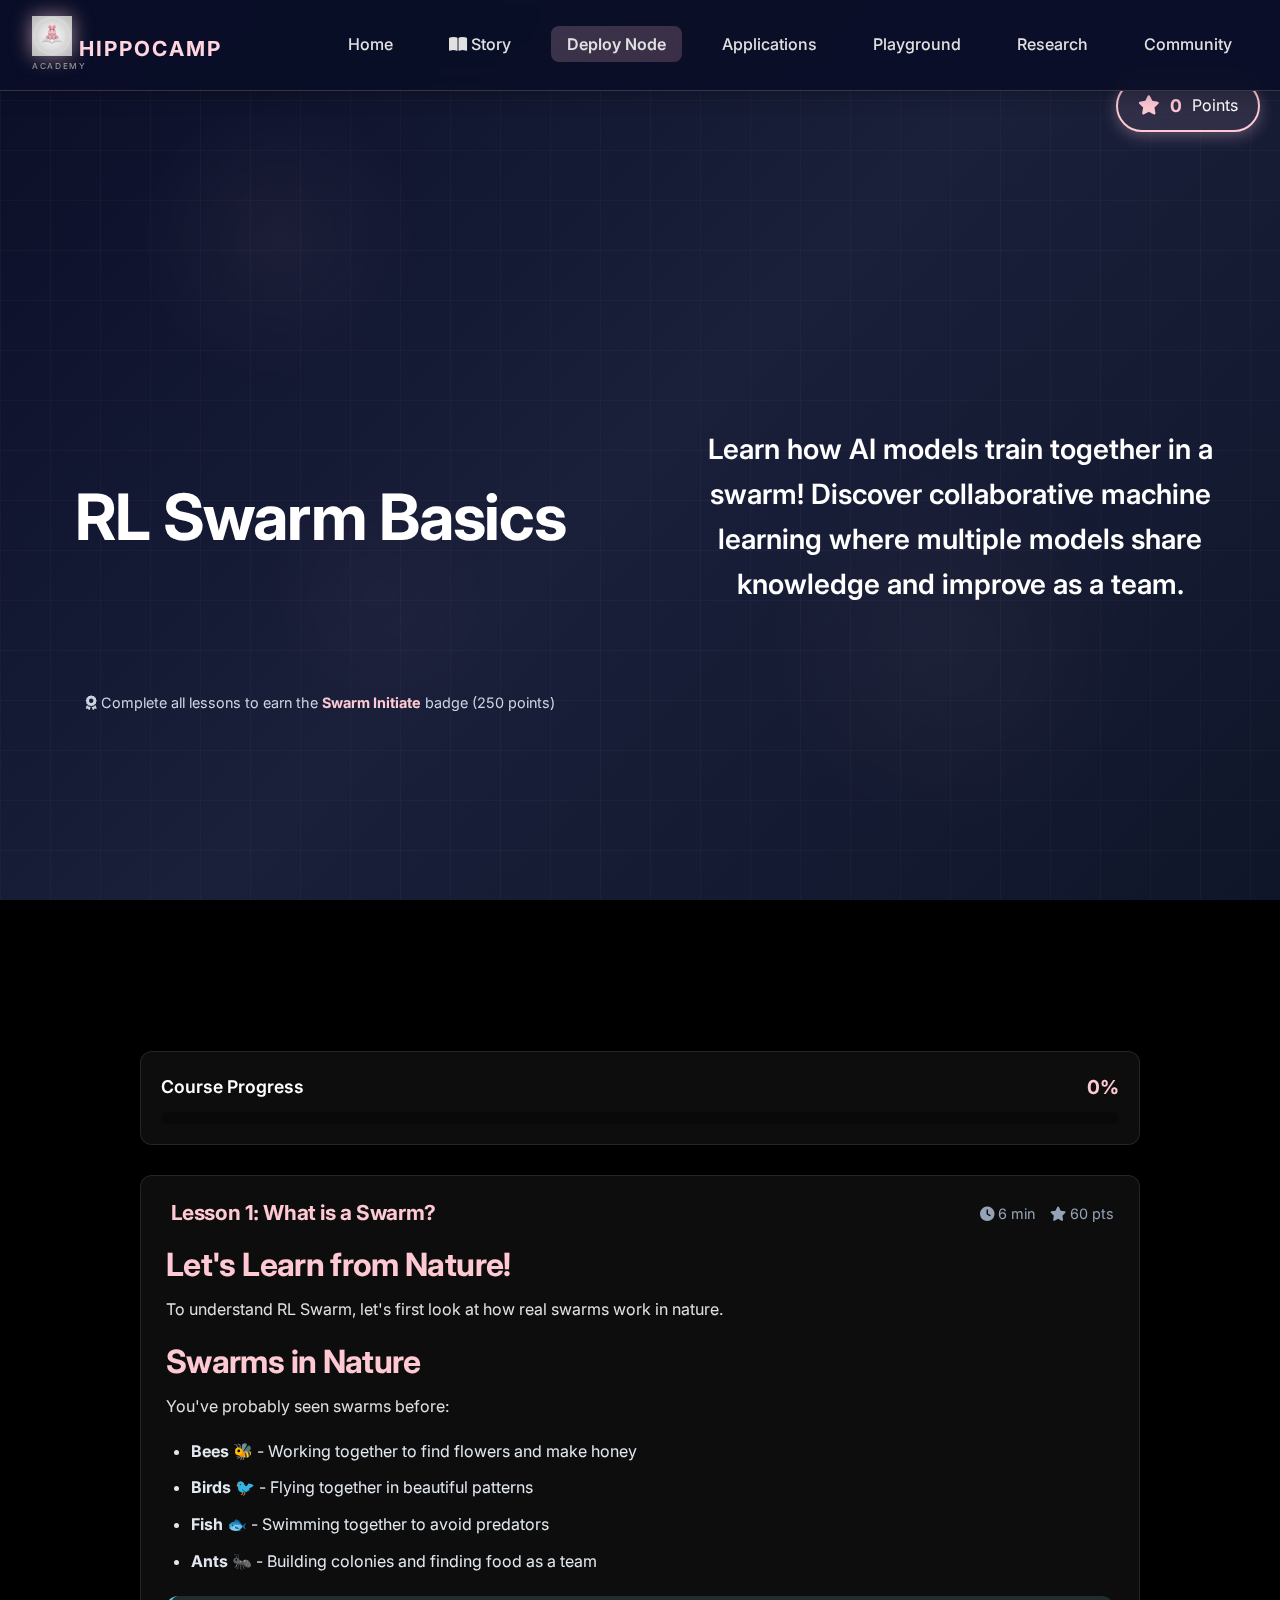
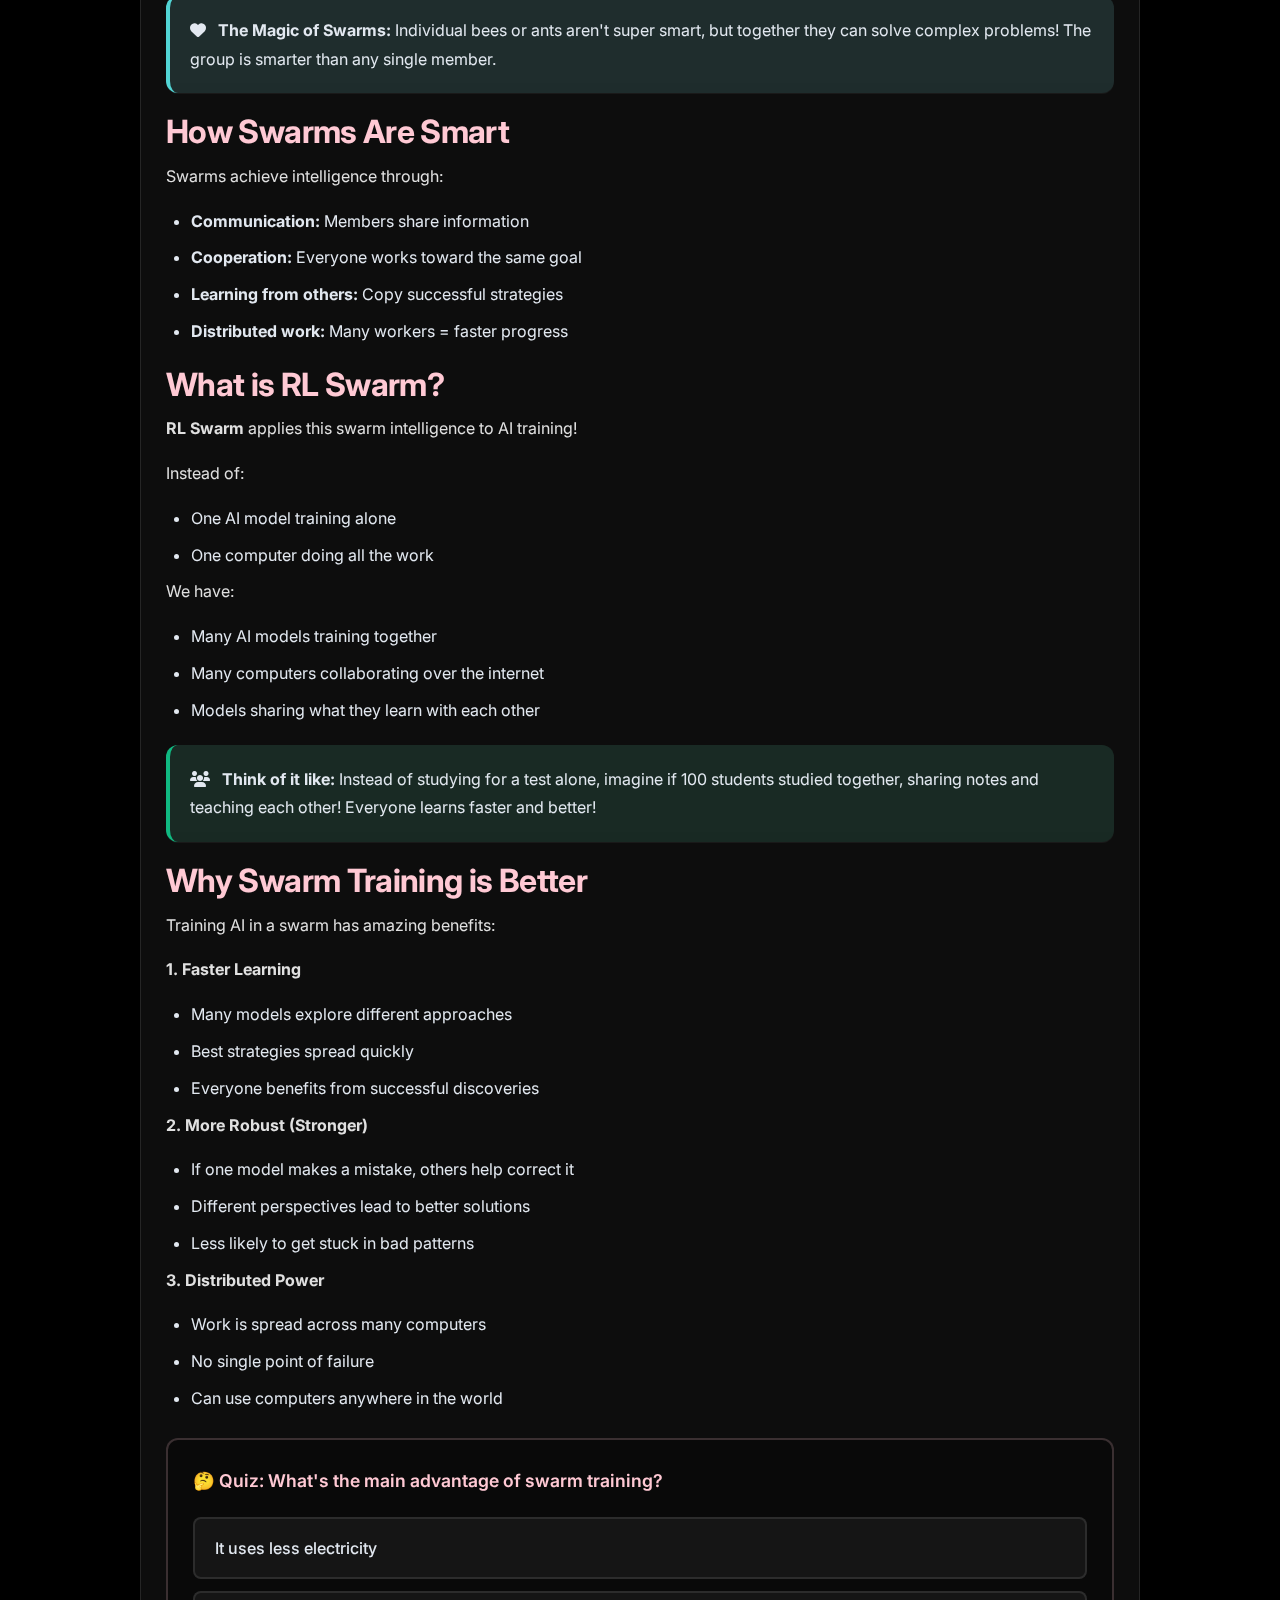
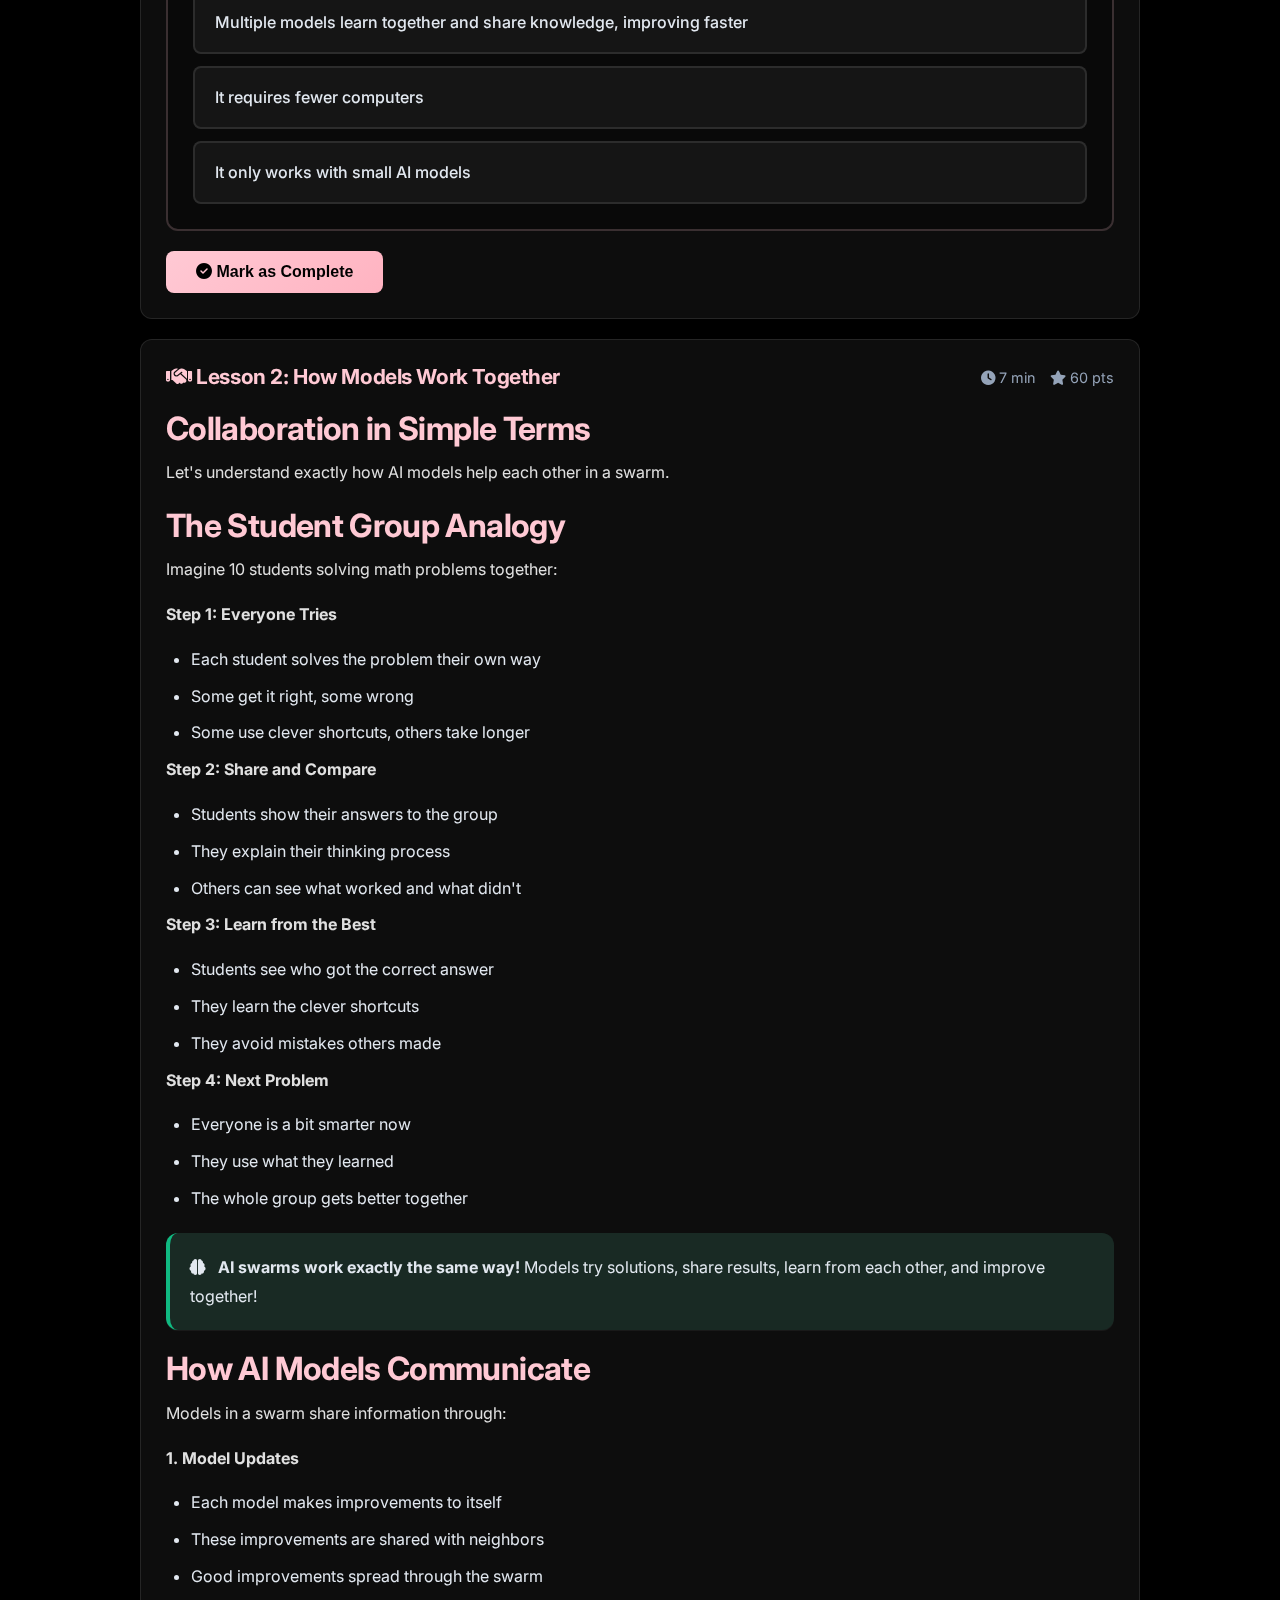
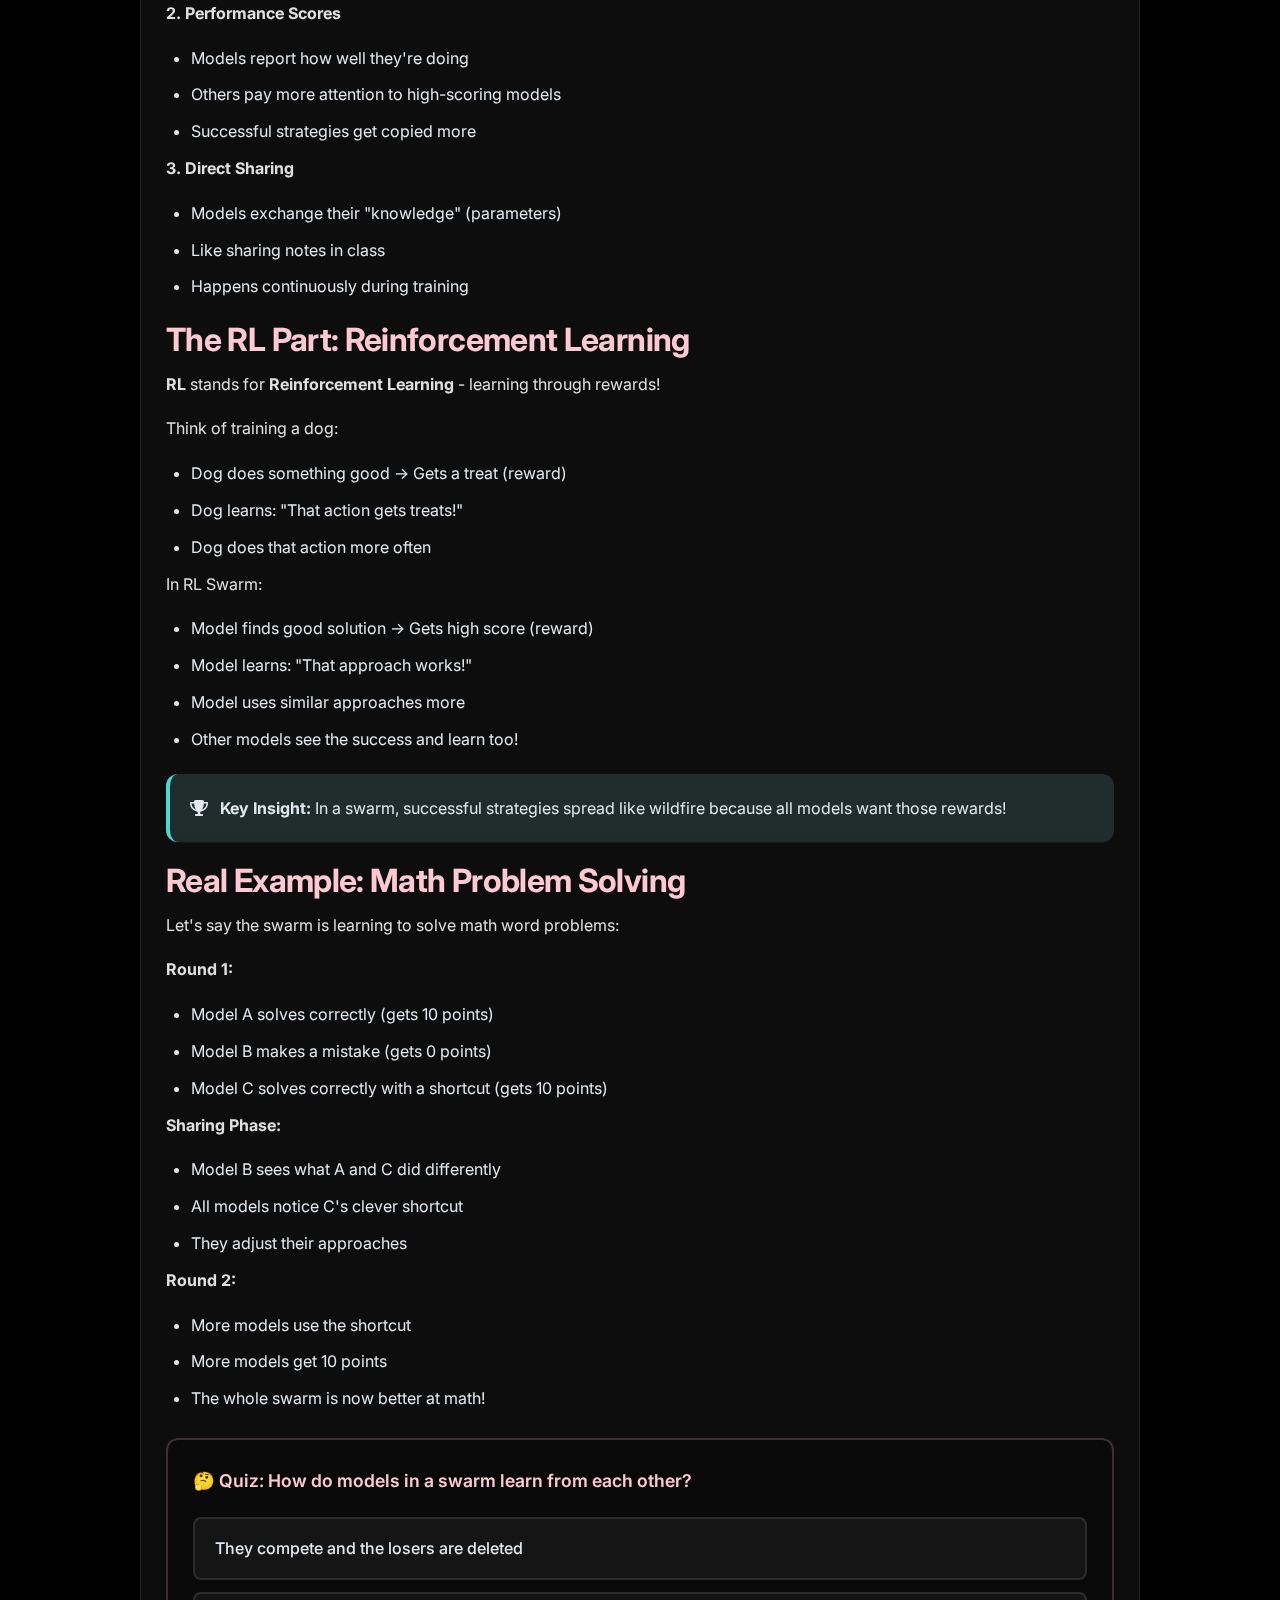
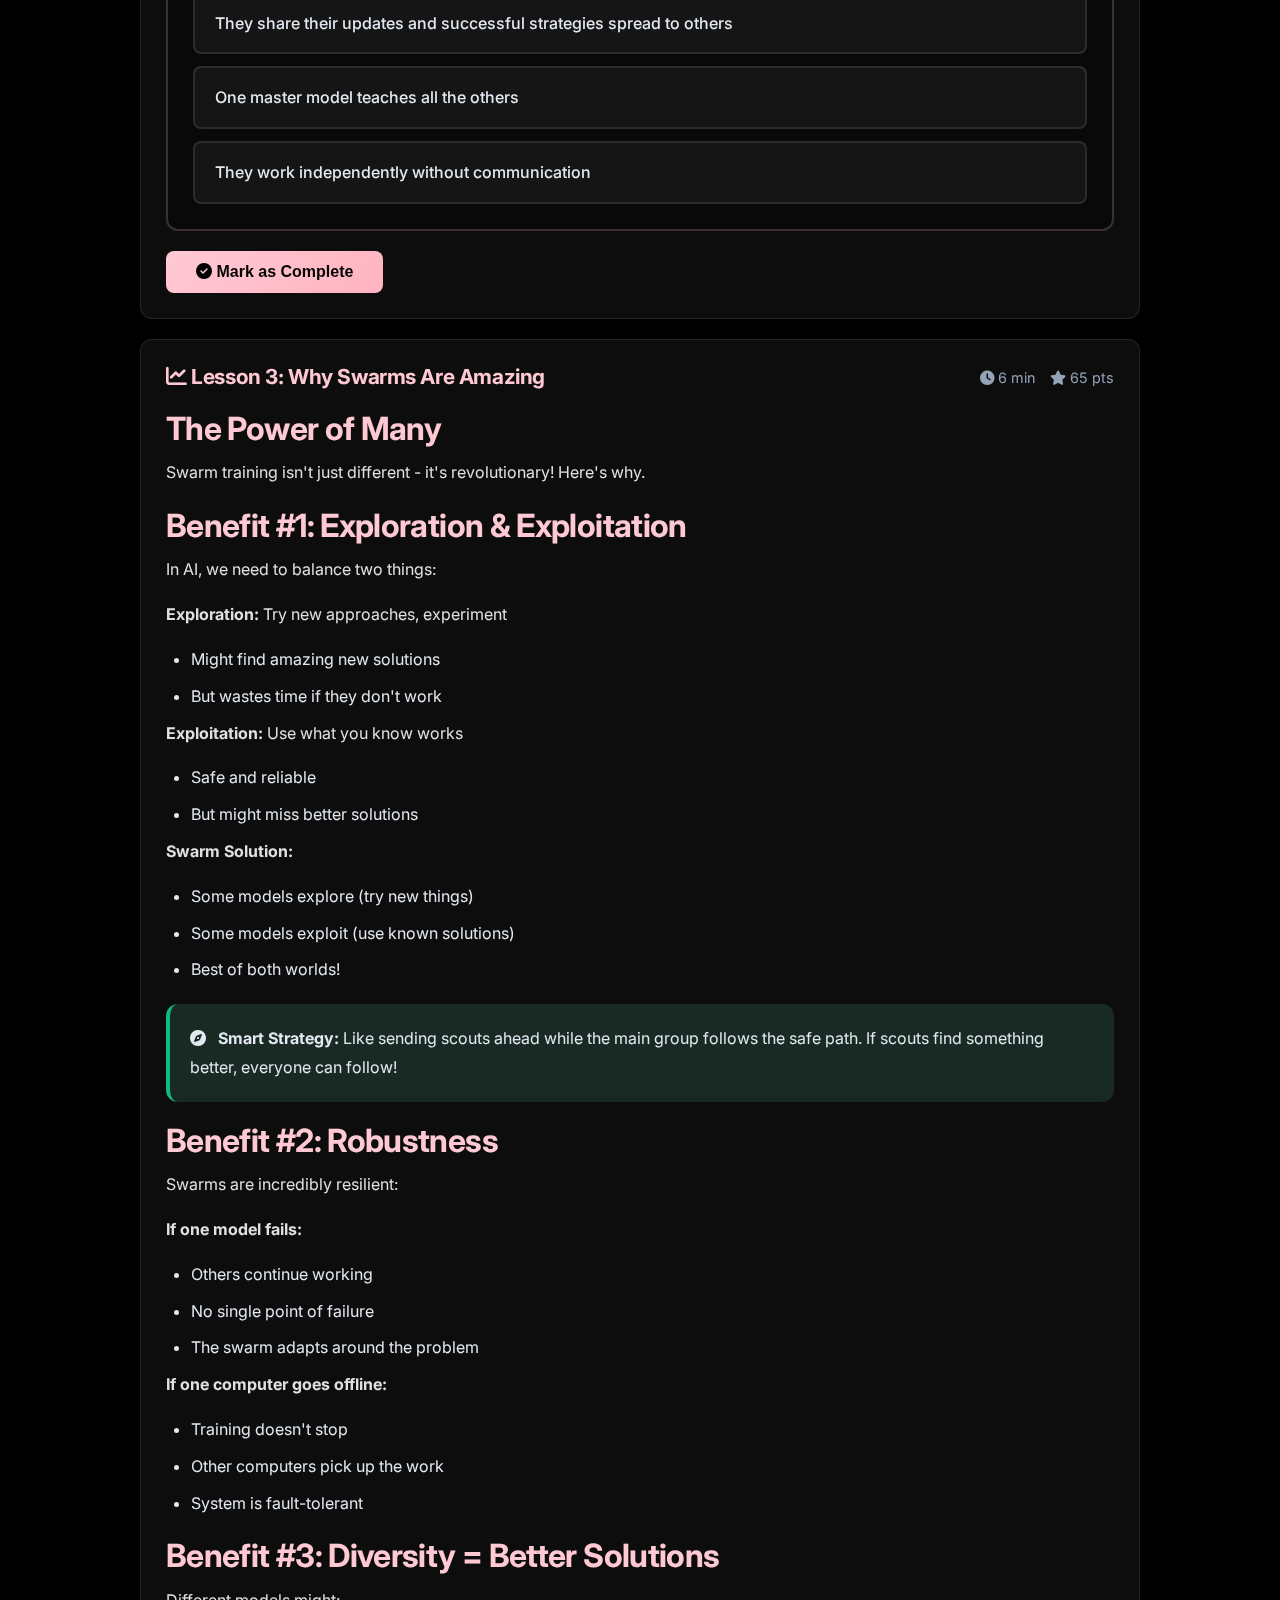
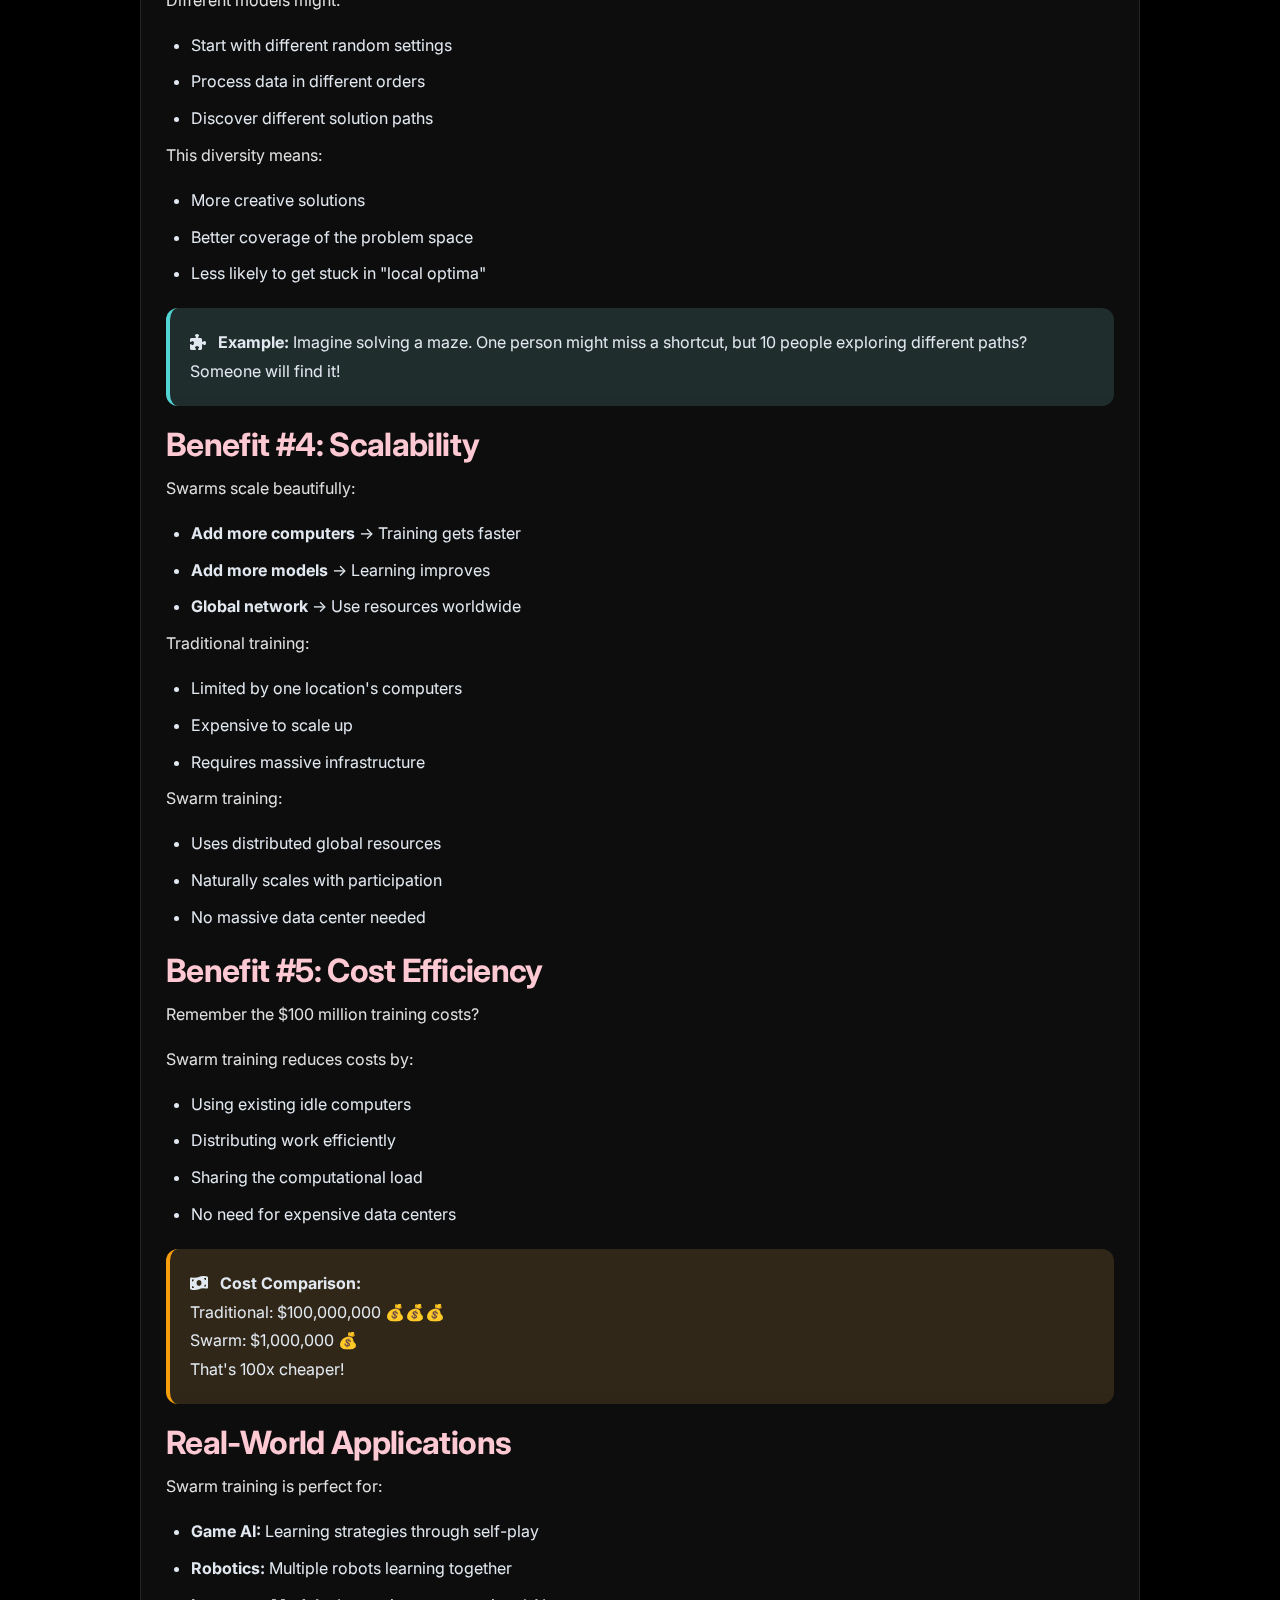
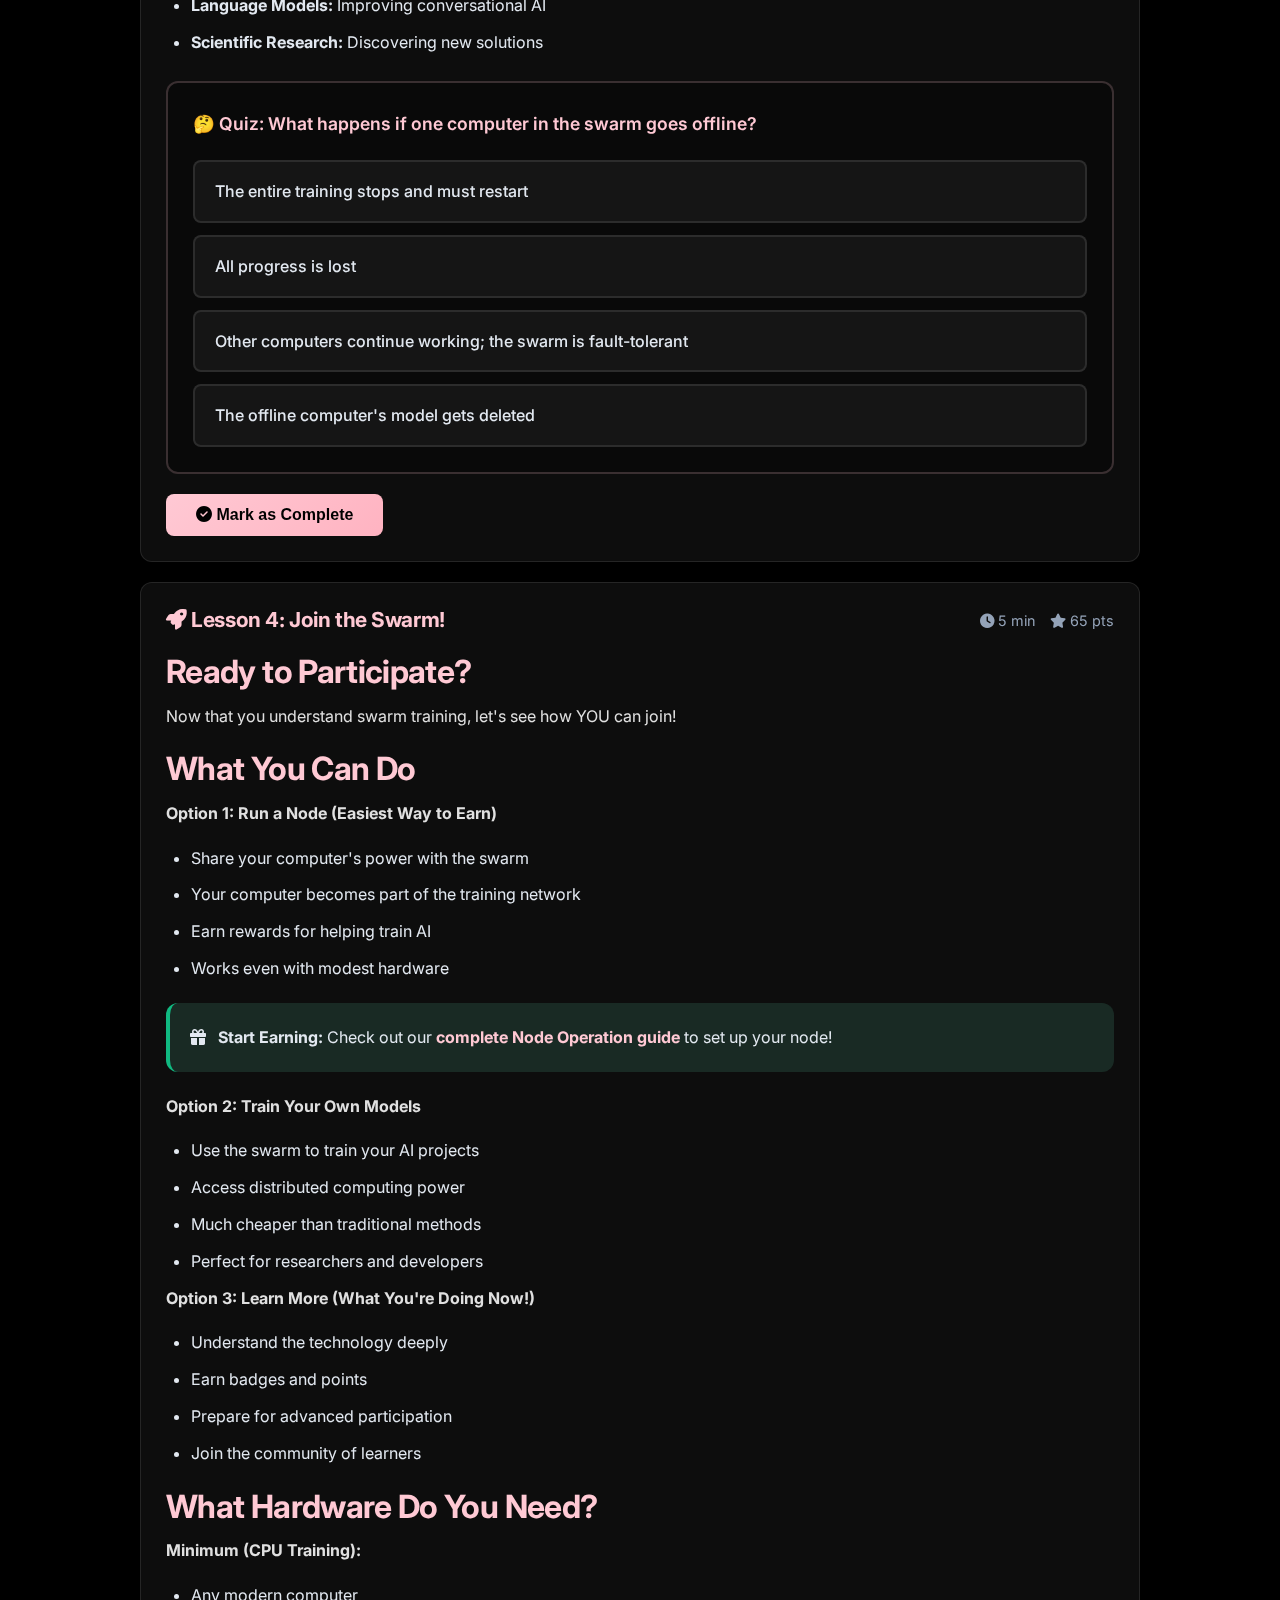
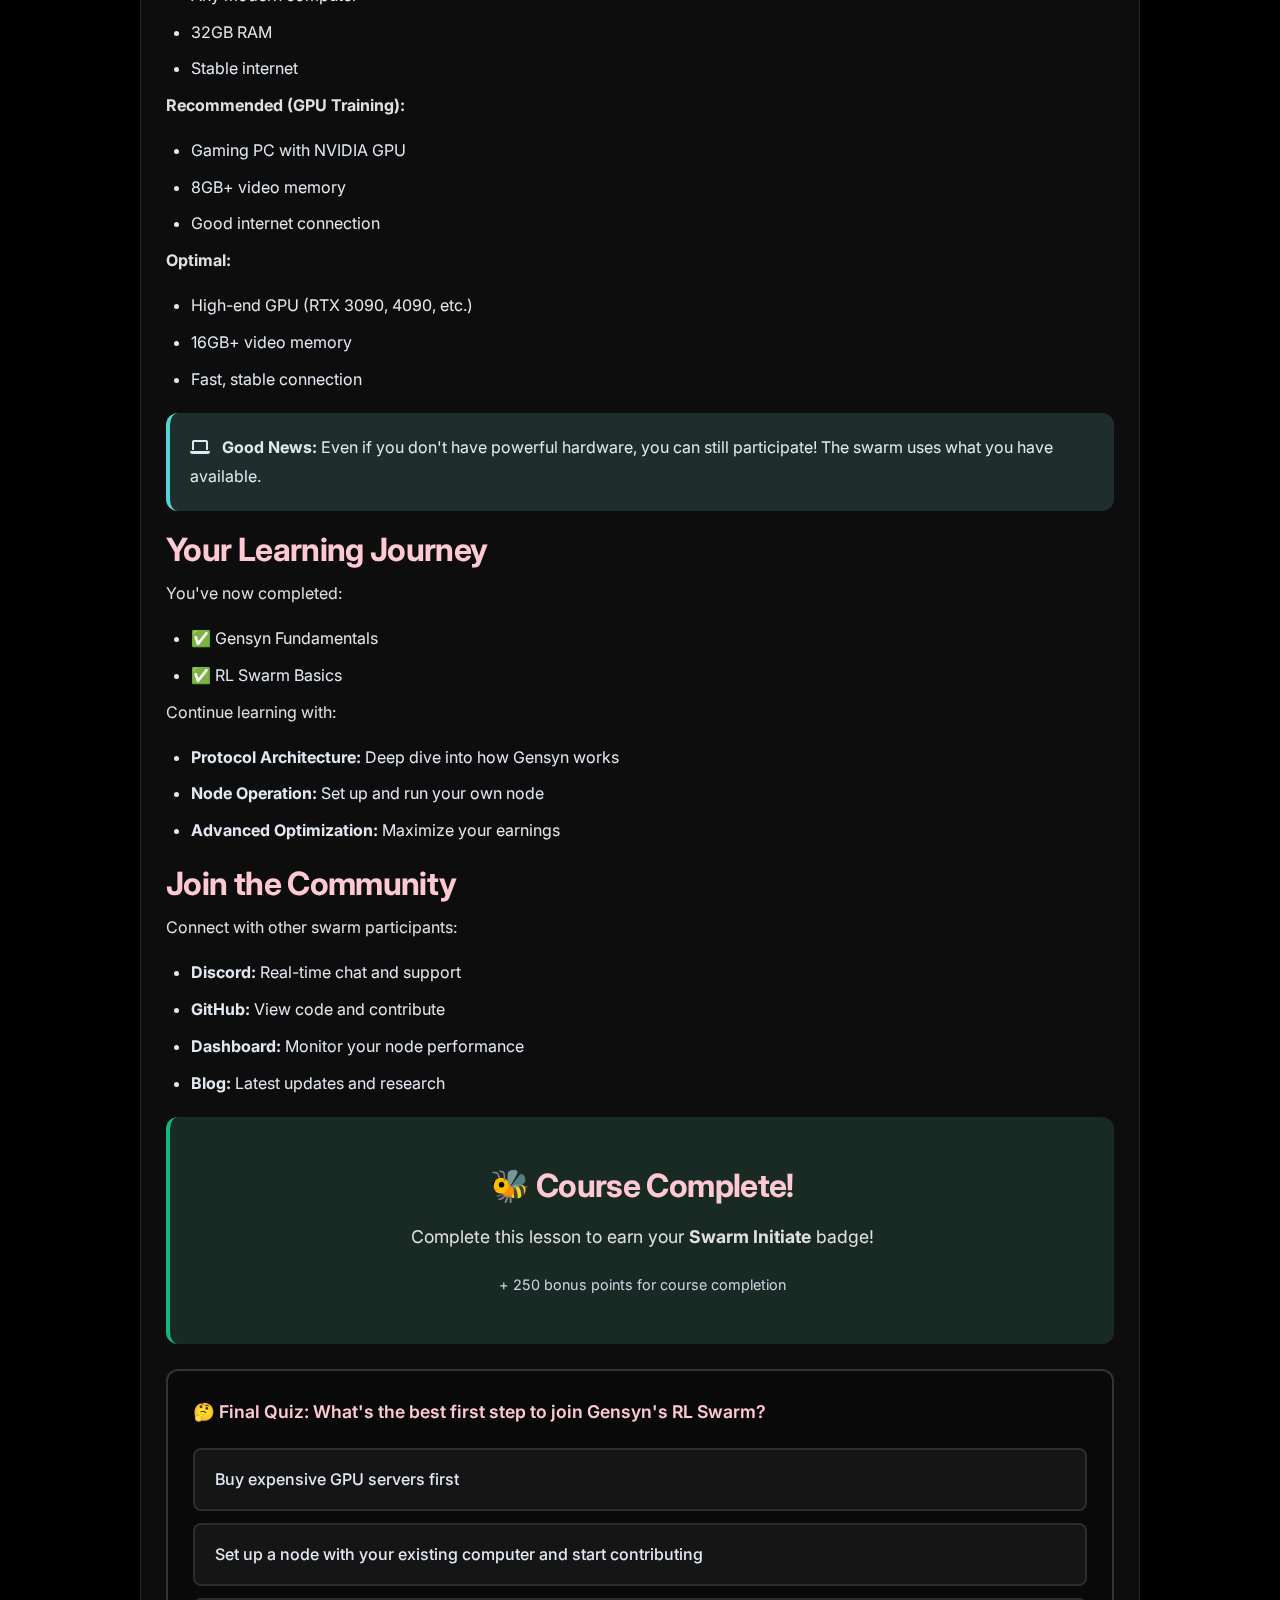
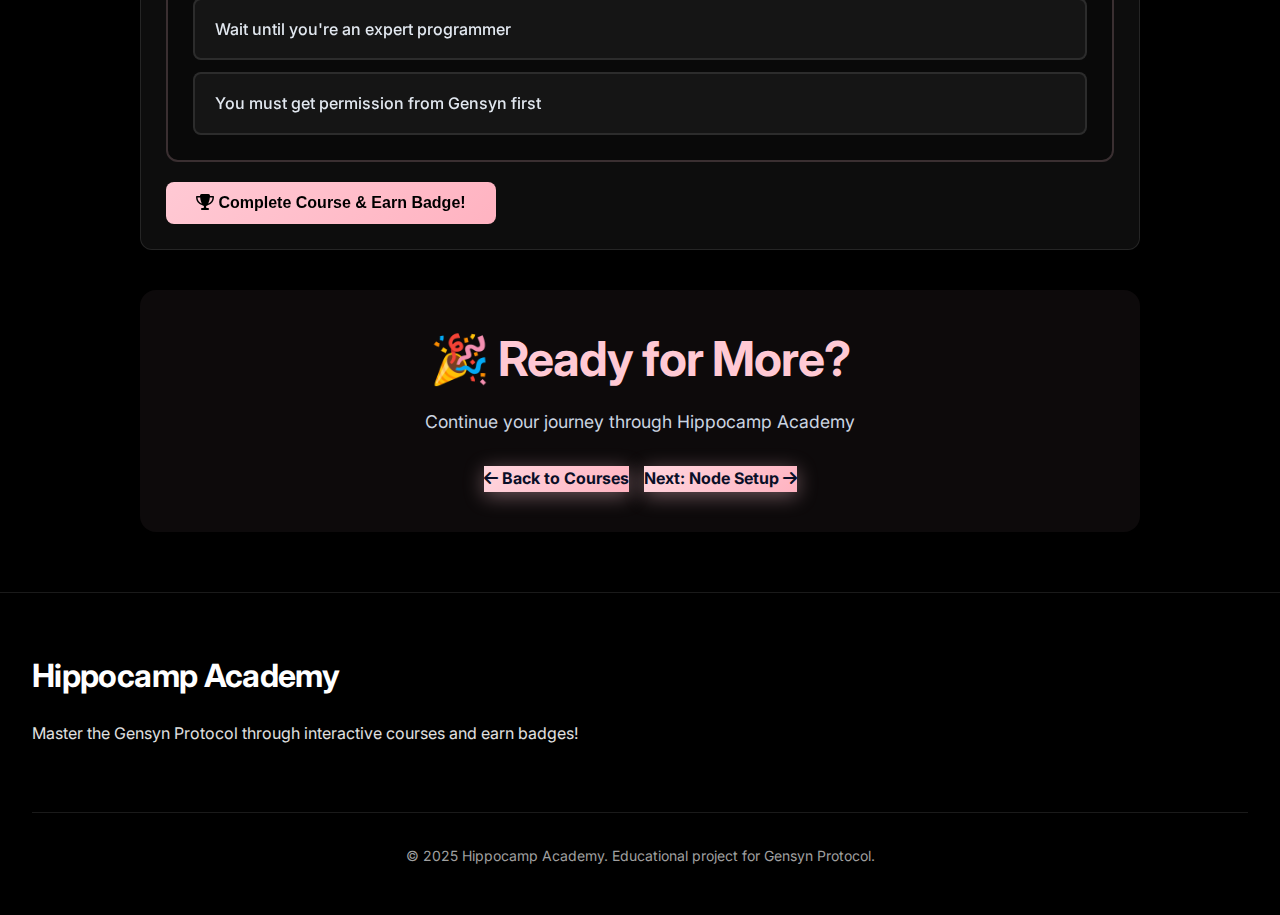
<file: rl-swarm-basics.html>
<!DOCTYPE html>
<html lang="en">
<head>
    <meta charset="UTF-8">
    <meta name="viewport" content="width=device-width, initial-scale=1.0">
    <title>RL Swarm Basics - Hippocamp Academy</title>
    <meta name="theme-color" content="#FFC9D4">
    <link rel="stylesheet" href="styles.css">
    <link rel="stylesheet" href="home-enhanced.css">
    <link rel="stylesheet" href="course-interactive.css">
    <link rel="stylesheet" href="https://cdnjs.cloudflare.com/ajax/libs/font-awesome/6.4.0/css/all.min.css">
    <link href="https://fonts.googleapis.com/css2?family=Inter:wght@400;500;600;700;900&display=swap" rel="stylesheet">
</head>
<body data-course-id="rl-swarm-basics">
    <!-- Animated Background -->
    <div class="animated-bg" aria-hidden="true">
        <div class="particle"></div>
        <div class="particle"></div>
        <div class="particle"></div>
    </div>

    <!-- Navigation -->
    <nav class="navbar sticky-nav" id="navbar" role="navigation" aria-label="Main navigation">
        <div class="nav-container">
            <div class="logo">
                <a href="index.html" class="logo-link" aria-label="Hippocamp Academy Home">
                    <img src="Hippocamp logo.png" alt="Hippocamp Academy" class="logo-icon">
                    <span>HIPPOCAMP<span class="logo-sub">academy</span></span>
                </a>
            </div>
            <button class="nav-toggle" id="navToggle" aria-label="Toggle navigation menu" aria-expanded="false">
                <span></span>
                <span></span>
                <span></span>
            </button>
            <ul class="nav-links" id="navLinks" role="menubar">
                <li role="none"><a href="index.html#home" class="nav-link" role="menuitem">Home</a></li>
                <li role="none" class="story-menu-item"><a href="#" class="nav-link story-rewatch" role="menuitem" onclick="triggerGensynStory(); return false;"><i class="fas fa-book-open"></i> Story</a></li>
                <li role="none"><a href="index.html#node-setup" class="nav-link nav-highlight" role="menuitem">Deploy Node</a></li>
                <li role="none"><a href="index.html#applications" class="nav-link" role="menuitem">Applications</a></li>
                <li role="none"><a href="code-playground.html" class="nav-link" role="menuitem">Playground</a></li>
                <li role="none"><a href="index.html#research" class="nav-link" role="menuitem">Research</a></li>
                <li role="none"><a href="index.html#community" class="nav-link" role="menuitem">Community</a></li>
            </ul>
        </div>
    </nav>

    <!-- Points Header -->
    <div class="points-header">
        <i class="fas fa-star"></i>
        <span class="points-display">0</span>
        <span>Points</span>
    </div>

    <!-- Hero -->
    <section class="hero" style="padding: 120px 0 60px;">
        <div class="container">
            <div class="hero-content" style="text-align: center;">
                <h1 class="glitch-text" data-text="RL Swarm Basics">RL Swarm Basics</h1>
                <p class="hero-subtitle" style="max-width: 700px; margin: 0 auto;">
                    Learn how AI models train together in a swarm! Discover collaborative machine learning where multiple models share knowledge and improve as a team.
                </p>
                <div style="margin-top: 20px; font-size: 0.9rem; color: #cbd5e1;">
                    <i class="fas fa-award"></i> Complete all lessons to earn the <strong style="color: var(--primary-color);">Swarm Initiate</strong> badge (250 points)
                </div>
            </div>
        </div>
    </section>

    <!-- Content -->
    <section style="padding: 60px 0;">
        <div class="container">
            <div style="max-width: 1000px; margin: 0 auto;">
                
                <!-- Course Progress -->
                <div class="course-progress">
                    <div class="course-progress-header">
                        <span style="font-weight: 600; font-size: 1.1rem;">Course Progress</span>
                        <span class="course-progress-text">0%</span>
                    </div>
                    <div class="course-progress-bar">
                        <div class="course-progress-fill"></div>
                    </div>
                </div>

                <!-- Lesson 1 -->
                <div class="lesson" data-lesson-id="swarm-lesson-1" data-lesson-title="What is a Swarm?" data-points="60">
                    <span class="lesson-checkmark"><i class="fas fa-check"></i></span>
                    <div class="lesson-header">
                        <h2 class="lesson-title"><i class="fas fa-bees"></i> Lesson 1: What is a Swarm?</h2>
                        <div class="lesson-meta">
                            <span><i class="fas fa-clock"></i> 6 min</span>
                            <span><i class="fas fa-star"></i> 60 pts</span>
                        </div>
                    </div>
                    <div class="lesson-content">
                        <h3>Let's Learn from Nature!</h3>
                        <p>To understand RL Swarm, let's first look at how real swarms work in nature.</p>

                        <h3>Swarms in Nature</h3>
                        <p>You've probably seen swarms before:</p>
                        <ul>
                            <li><strong>Bees</strong> 🐝 - Working together to find flowers and make honey</li>
                            <li><strong>Birds</strong> 🐦 - Flying together in beautiful patterns</li>
                            <li><strong>Fish</strong> 🐟 - Swimming together to avoid predators</li>
                            <li><strong>Ants</strong> 🐜 - Building colonies and finding food as a team</li>
                        </ul>

                        <div class="info-box">
                            <i class="fas fa-heart"></i>
                            <strong>The Magic of Swarms:</strong> Individual bees or ants aren't super smart, but together they can solve complex problems! The group is smarter than any single member.
                        </div>

                        <h3>How Swarms Are Smart</h3>
                        <p>Swarms achieve intelligence through:</p>
                        <ul>
                            <li><strong>Communication:</strong> Members share information</li>
                            <li><strong>Cooperation:</strong> Everyone works toward the same goal</li>
                            <li><strong>Learning from others:</strong> Copy successful strategies</li>
                            <li><strong>Distributed work:</strong> Many workers = faster progress</li>
                        </ul>

                        <h3>What is RL Swarm?</h3>
                        <p><strong>RL Swarm</strong> applies this swarm intelligence to AI training!</p>
                        
                        <p>Instead of:</p>
                        <ul>
                            <li>One AI model training alone</li>
                            <li>One computer doing all the work</li>
                        </ul>

                        <p>We have:</p>
                        <ul>
                            <li>Many AI models training together</li>
                            <li>Many computers collaborating over the internet</li>
                            <li>Models sharing what they learn with each other</li>
                        </ul>

                        <div class="success-box">
                            <i class="fas fa-users"></i>
                            <strong>Think of it like:</strong> Instead of studying for a test alone, imagine if 100 students studied together, sharing notes and teaching each other! Everyone learns faster and better!
                        </div>

                        <h3>Why Swarm Training is Better</h3>
                        <p>Training AI in a swarm has amazing benefits:</p>
                        
                        <p><strong>1. Faster Learning</strong></p>
                        <ul>
                            <li>Many models explore different approaches</li>
                            <li>Best strategies spread quickly</li>
                            <li>Everyone benefits from successful discoveries</li>
                        </ul>

                        <p><strong>2. More Robust (Stronger)</strong></p>
                        <ul>
                            <li>If one model makes a mistake, others help correct it</li>
                            <li>Different perspectives lead to better solutions</li>
                            <li>Less likely to get stuck in bad patterns</li>
                        </ul>

                        <p><strong>3. Distributed Power</strong></p>
                        <ul>
                            <li>Work is spread across many computers</li>
                            <li>No single point of failure</li>
                            <li>Can use computers anywhere in the world</li>
                        </ul>

                        <div class="quiz-container" data-question-id="swarm-q1">
                            <div class="quiz-question">
                                🤔 Quiz: What's the main advantage of swarm training?
                            </div>
                            <div class="quiz-options">
                                <div class="quiz-option" data-correct="false">
                                    It uses less electricity
                                </div>
                                <div class="quiz-option" data-correct="true">
                                    Multiple models learn together and share knowledge, improving faster
                                </div>
                                <div class="quiz-option" data-correct="false">
                                    It requires fewer computers
                                </div>
                                <div class="quiz-option" data-correct="false">
                                    It only works with small AI models
                                </div>
                            </div>
                            <div class="quiz-feedback"></div>
                        </div>

                        <button class="complete-lesson-btn">
                            <i class="fas fa-check-circle"></i> Mark as Complete
                        </button>
                    </div>
                </div>

                <!-- Lesson 2 -->
                <div class="lesson" data-lesson-id="swarm-lesson-2" data-lesson-title="How Models Collaborate" data-points="60">
                    <span class="lesson-checkmark"><i class="fas fa-check"></i></span>
                    <div class="lesson-header">
                        <h2 class="lesson-title"><i class="fas fa-handshake"></i> Lesson 2: How Models Work Together</h2>
                        <div class="lesson-meta">
                            <span><i class="fas fa-clock"></i> 7 min</span>
                            <span><i class="fas fa-star"></i> 60 pts</span>
                        </div>
                    </div>
                    <div class="lesson-content">
                        <h3>Collaboration in Simple Terms</h3>
                        <p>Let's understand exactly how AI models help each other in a swarm.</p>

                        <h3>The Student Group Analogy</h3>
                        <p>Imagine 10 students solving math problems together:</p>

                        <p><strong>Step 1: Everyone Tries</strong></p>
                        <ul>
                            <li>Each student solves the problem their own way</li>
                            <li>Some get it right, some wrong</li>
                            <li>Some use clever shortcuts, others take longer</li>
                        </ul>

                        <p><strong>Step 2: Share and Compare</strong></p>
                        <ul>
                            <li>Students show their answers to the group</li>
                            <li>They explain their thinking process</li>
                            <li>Others can see what worked and what didn't</li>
                        </ul>

                        <p><strong>Step 3: Learn from the Best</strong></p>
                        <ul>
                            <li>Students see who got the correct answer</li>
                            <li>They learn the clever shortcuts</li>
                            <li>They avoid mistakes others made</li>
                        </ul>

                        <p><strong>Step 4: Next Problem</strong></p>
                        <ul>
                            <li>Everyone is a bit smarter now</li>
                            <li>They use what they learned</li>
                            <li>The whole group gets better together</li>
                        </ul>

                        <div class="success-box">
                            <i class="fas fa-brain"></i>
                            <strong>AI swarms work exactly the same way!</strong> Models try solutions, share results, learn from each other, and improve together!
                        </div>

                        <h3>How AI Models Communicate</h3>
                        <p>Models in a swarm share information through:</p>

                        <p><strong>1. Model Updates</strong></p>
                        <ul>
                            <li>Each model makes improvements to itself</li>
                            <li>These improvements are shared with neighbors</li>
                            <li>Good improvements spread through the swarm</li>
                        </ul>

                        <p><strong>2. Performance Scores</strong></p>
                        <ul>
                            <li>Models report how well they're doing</li>
                            <li>Others pay more attention to high-scoring models</li>
                            <li>Successful strategies get copied more</li>
                        </ul>

                        <p><strong>3. Direct Sharing</strong></p>
                        <ul>
                            <li>Models exchange their "knowledge" (parameters)</li>
                            <li>Like sharing notes in class</li>
                            <li>Happens continuously during training</li>
                        </ul>

                        <h3>The RL Part: Reinforcement Learning</h3>
                        <p><strong>RL</strong> stands for <strong>Reinforcement Learning</strong> - learning through rewards!</p>

                        <p>Think of training a dog:</p>
                        <ul>
                            <li>Dog does something good → Gets a treat (reward)</li>
                            <li>Dog learns: "That action gets treats!"</li>
                            <li>Dog does that action more often</li>
                        </ul>

                        <p>In RL Swarm:</p>
                        <ul>
                            <li>Model finds good solution → Gets high score (reward)</li>
                            <li>Model learns: "That approach works!"</li>
                            <li>Model uses similar approaches more</li>
                            <li>Other models see the success and learn too!</li>
                        </ul>

                        <div class="info-box">
                            <i class="fas fa-trophy"></i>
                            <strong>Key Insight:</strong> In a swarm, successful strategies spread like wildfire because all models want those rewards!
                        </div>

                        <h3>Real Example: Math Problem Solving</h3>
                        <p>Let's say the swarm is learning to solve math word problems:</p>

                        <p><strong>Round 1:</strong></p>
                        <ul>
                            <li>Model A solves correctly (gets 10 points)</li>
                            <li>Model B makes a mistake (gets 0 points)</li>
                            <li>Model C solves correctly with a shortcut (gets 10 points)</li>
                        </ul>

                        <p><strong>Sharing Phase:</strong></p>
                        <ul>
                            <li>Model B sees what A and C did differently</li>
                            <li>All models notice C's clever shortcut</li>
                            <li>They adjust their approaches</li>
                        </ul>

                        <p><strong>Round 2:</strong></p>
                        <ul>
                            <li>More models use the shortcut</li>
                            <li>More models get 10 points</li>
                            <li>The whole swarm is now better at math!</li>
                        </ul>

                        <div class="quiz-container" data-question-id="swarm-q2">
                            <div class="quiz-question">
                                🤔 Quiz: How do models in a swarm learn from each other?
                            </div>
                            <div class="quiz-options">
                                <div class="quiz-option" data-correct="false">
                                    They compete and the losers are deleted
                                </div>
                                <div class="quiz-option" data-correct="true">
                                    They share their updates and successful strategies spread to others
                                </div>
                                <div class="quiz-option" data-correct="false">
                                    One master model teaches all the others
                                </div>
                                <div class="quiz-option" data-correct="false">
                                    They work independently without communication
                                </div>
                            </div>
                            <div class="quiz-feedback"></div>
                        </div>

                        <button class="complete-lesson-btn">
                            <i class="fas fa-check-circle"></i> Mark as Complete
                        </button>
                    </div>
                </div>

                <!-- Lesson 3 -->
                <div class="lesson" data-lesson-id="swarm-lesson-3" data-lesson-title="Benefits of Swarm Training" data-points="65">
                    <span class="lesson-checkmark"><i class="fas fa-check"></i></span>
                    <div class="lesson-header">
                        <h2 class="lesson-title"><i class="fas fa-chart-line"></i> Lesson 3: Why Swarms Are Amazing</h2>
                        <div class="lesson-meta">
                            <span><i class="fas fa-clock"></i> 6 min</span>
                            <span><i class="fas fa-star"></i> 65 pts</span>
                        </div>
                    </div>
                    <div class="lesson-content">
                        <h3>The Power of Many</h3>
                        <p>Swarm training isn't just different - it's revolutionary! Here's why.</p>

                        <h3>Benefit #1: Exploration & Exploitation</h3>
                        <p>In AI, we need to balance two things:</p>

                        <p><strong>Exploration:</strong> Try new approaches, experiment</p>
                        <ul>
                            <li>Might find amazing new solutions</li>
                            <li>But wastes time if they don't work</li>
                        </ul>

                        <p><strong>Exploitation:</strong> Use what you know works</p>
                        <ul>
                            <li>Safe and reliable</li>
                            <li>But might miss better solutions</li>
                        </ul>

                        <p><strong>Swarm Solution:</strong></p>
                        <ul>
                            <li>Some models explore (try new things)</li>
                            <li>Some models exploit (use known solutions)</li>
                            <li>Best of both worlds!</li>
                        </ul>

                        <div class="success-box">
                            <i class="fas fa-compass"></i>
                            <strong>Smart Strategy:</strong> Like sending scouts ahead while the main group follows the safe path. If scouts find something better, everyone can follow!
                        </div>

                        <h3>Benefit #2: Robustness</h3>
                        <p>Swarms are incredibly resilient:</p>

                        <p><strong>If one model fails:</strong></p>
                        <ul>
                            <li>Others continue working</li>
                            <li>No single point of failure</li>
                            <li>The swarm adapts around the problem</li>
                        </ul>

                        <p><strong>If one computer goes offline:</strong></p>
                        <ul>
                            <li>Training doesn't stop</li>
                            <li>Other computers pick up the work</li>
                            <li>System is fault-tolerant</li>
                        </ul>

                        <h3>Benefit #3: Diversity = Better Solutions</h3>
                        <p>Different models might:</p>
                        <ul>
                            <li>Start with different random settings</li>
                            <li>Process data in different orders</li>
                            <li>Discover different solution paths</li>
                        </ul>

                        <p>This diversity means:</p>
                        <ul>
                            <li>More creative solutions</li>
                            <li>Better coverage of the problem space</li>
                            <li>Less likely to get stuck in "local optima"</li>
                        </ul>

                        <div class="info-box">
                            <i class="fas fa-puzzle-piece"></i>
                            <strong>Example:</strong> Imagine solving a maze. One person might miss a shortcut, but 10 people exploring different paths? Someone will find it!
                        </div>

                        <h3>Benefit #4: Scalability</h3>
                        <p>Swarms scale beautifully:</p>
                        <ul>
                            <li><strong>Add more computers</strong> → Training gets faster</li>
                            <li><strong>Add more models</strong> → Learning improves</li>
                            <li><strong>Global network</strong> → Use resources worldwide</li>
                        </ul>

                        <p>Traditional training:</p>
                        <ul>
                            <li>Limited by one location's computers</li>
                            <li>Expensive to scale up</li>
                            <li>Requires massive infrastructure</li>
                        </ul>

                        <p>Swarm training:</p>
                        <ul>
                            <li>Uses distributed global resources</li>
                            <li>Naturally scales with participation</li>
                            <li>No massive data center needed</li>
                        </ul>

                        <h3>Benefit #5: Cost Efficiency</h3>
                        <p>Remember the $100 million training costs?</p>

                        <p>Swarm training reduces costs by:</p>
                        <ul>
                            <li>Using existing idle computers</li>
                            <li>Distributing work efficiently</li>
                            <li>Sharing the computational load</li>
                            <li>No need for expensive data centers</li>
                        </ul>

                        <div class="warning-box">
                            <i class="fas fa-money-bill-wave"></i>
                            <strong>Cost Comparison:</strong><br>
                            Traditional: $100,000,000 💰💰💰<br>
                            Swarm: $1,000,000 💰<br>
                            That's 100x cheaper!
                        </div>

                        <h3>Real-World Applications</h3>
                        <p>Swarm training is perfect for:</p>
                        <ul>
                            <li><strong>Game AI:</strong> Learning strategies through self-play</li>
                            <li><strong>Robotics:</strong> Multiple robots learning together</li>
                            <li><strong>Language Models:</strong> Improving conversational AI</li>
                            <li><strong>Scientific Research:</strong> Discovering new solutions</li>
                        </ul>

                        <div class="quiz-container" data-question-id="swarm-q3">
                            <div class="quiz-question">
                                🤔 Quiz: What happens if one computer in the swarm goes offline?
                            </div>
                            <div class="quiz-options">
                                <div class="quiz-option" data-correct="false">
                                    The entire training stops and must restart
                                </div>
                                <div class="quiz-option" data-correct="false">
                                    All progress is lost
                                </div>
                                <div class="quiz-option" data-correct="true">
                                    Other computers continue working; the swarm is fault-tolerant
                                </div>
                                <div class="quiz-option" data-correct="false">
                                    The offline computer's model gets deleted
                                </div>
                            </div>
                            <div class="quiz-feedback"></div>
                        </div>

                        <button class="complete-lesson-btn">
                            <i class="fas fa-check-circle"></i> Mark as Complete
                        </button>
                    </div>
                </div>

                <!-- Lesson 4 -->
                <div class="lesson" data-lesson-id="swarm-lesson-4" data-lesson-title="Getting Started with RL Swarm" data-points="65">
                    <span class="lesson-checkmark"><i class="fas fa-check"></i></span>
                    <div class="lesson-header">
                        <h2 class="lesson-title"><i class="fas fa-rocket"></i> Lesson 4: Join the Swarm!</h2>
                        <div class="lesson-meta">
                            <span><i class="fas fa-clock"></i> 5 min</span>
                            <span><i class="fas fa-star"></i> 65 pts</span>
                        </div>
                    </div>
                    <div class="lesson-content">
                        <h3>Ready to Participate?</h3>
                        <p>Now that you understand swarm training, let's see how YOU can join!</p>

                        <h3>What You Can Do</h3>

                        <p><strong>Option 1: Run a Node (Easiest Way to Earn)</strong></p>
                        <ul>
                            <li>Share your computer's power with the swarm</li>
                            <li>Your computer becomes part of the training network</li>
                            <li>Earn rewards for helping train AI</li>
                            <li>Works even with modest hardware</li>
                        </ul>

                        <div class="success-box">
                            <i class="fas fa-gift"></i>
                            <strong>Start Earning:</strong> Check out our <a href="node-operation.html" style="color: var(--primary-color); font-weight: 700;">complete Node Operation guide</a> to set up your node!
                        </div>

                        <p><strong>Option 2: Train Your Own Models</strong></p>
                        <ul>
                            <li>Use the swarm to train your AI projects</li>
                            <li>Access distributed computing power</li>
                            <li>Much cheaper than traditional methods</li>
                            <li>Perfect for researchers and developers</li>
                        </ul>

                        <p><strong>Option 3: Learn More (What You're Doing Now!)</strong></p>
                        <ul>
                            <li>Understand the technology deeply</li>
                            <li>Earn badges and points</li>
                            <li>Prepare for advanced participation</li>
                            <li>Join the community of learners</li>
                        </ul>

                        <h3>What Hardware Do You Need?</h3>
                        
                        <p><strong>Minimum (CPU Training):</strong></p>
                        <ul>
                            <li>Any modern computer</li>
                            <li>32GB RAM</li>
                            <li>Stable internet</li>
                        </ul>

                        <p><strong>Recommended (GPU Training):</strong></p>
                        <ul>
                            <li>Gaming PC with NVIDIA GPU</li>
                            <li>8GB+ video memory</li>
                            <li>Good internet connection</li>
                        </ul>

                        <p><strong>Optimal:</strong></p>
                        <ul>
                            <li>High-end GPU (RTX 3090, 4090, etc.)</li>
                            <li>16GB+ video memory</li>
                            <li>Fast, stable connection</li>
                        </ul>

                        <div class="info-box">
                            <i class="fas fa-laptop"></i>
                            <strong>Good News:</strong> Even if you don't have powerful hardware, you can still participate! The swarm uses what you have available.
                        </div>

                        <h3>Your Learning Journey</h3>
                        <p>You've now completed:</p>
                        <ul>
                            <li>✅ Gensyn Fundamentals</li>
                            <li>✅ RL Swarm Basics</li>
                        </ul>

                        <p>Continue learning with:</p>
                        <ul>
                            <li><strong>Protocol Architecture:</strong> Deep dive into how Gensyn works</li>
                            <li><strong>Node Operation:</strong> Set up and run your own node</li>
                            <li><strong>Advanced Optimization:</strong> Maximize your earnings</li>
                        </ul>

                        <h3>Join the Community</h3>
                        <p>Connect with other swarm participants:</p>
                        <ul>
                            <li><strong>Discord:</strong> Real-time chat and support</li>
                            <li><strong>GitHub:</strong> View code and contribute</li>
                            <li><strong>Dashboard:</strong> Monitor your node performance</li>
                            <li><strong>Blog:</strong> Latest updates and research</li>
                        </ul>

                        <div class="success-box" style="text-align: center; padding: 30px;">
                            <h3 style="color: var(--primary-color); margin-bottom: 15px;">🐝 Course Complete!</h3>
                            <p style="font-size: 1.1rem; margin-bottom: 20px;">Complete this lesson to earn your <strong>Swarm Initiate</strong> badge!</p>
                            <p style="font-size: 0.9rem; color: #cbd5e1;">+ 250 bonus points for course completion</p>
                        </div>

                        <div class="quiz-container" data-question-id="swarm-q4">
                            <div class="quiz-question">
                                🤔 Final Quiz: What's the best first step to join Gensyn's RL Swarm?
                            </div>
                            <div class="quiz-options">
                                <div class="quiz-option" data-correct="false">
                                    Buy expensive GPU servers first
                                </div>
                                <div class="quiz-option" data-correct="true">
                                    Set up a node with your existing computer and start contributing
                                </div>
                                <div class="quiz-option" data-correct="false">
                                    Wait until you're an expert programmer
                                </div>
                                <div class="quiz-option" data-correct="false">
                                    You must get permission from Gensyn first
                                </div>
                            </div>
                            <div class="quiz-feedback"></div>
                        </div>

                        <button class="complete-lesson-btn">
                            <i class="fas fa-trophy"></i> Complete Course & Earn Badge!
                        </button>
                    </div>
                </div>

                <!-- Course Complete -->
                <div style="text-align: center; padding: 40px 20px; margin-top: 40px; background: rgba(255, 201, 212, 0.05); border-radius: 16px;">
                    <h2 style="color: var(--primary-color); margin-bottom: 20px;">🎉 Ready for More?</h2>
                    <p style="font-size: 1.1rem; margin-bottom: 30px; color: #cbd5e1;">Continue your journey through Hippocamp Academy</p>
                    <div style="display: flex; gap: 15px; justify-content: center; flex-wrap: wrap;">
                        <a href="index.html#courses" class="btn-primary" style="text-decoration: none;">
                            <i class="fas fa-arrow-left"></i> Back to Courses
                        </a>
                        <a href="node-operation.html" class="btn-primary" style="text-decoration: none;">
                            Next: Node Setup <i class="fas fa-arrow-right"></i>
                        </a>
                    </div>
                </div>

            </div>
        </div>
    </section>

    <!-- Footer -->
    <footer class="footer">
        <div class="container">
            <div class="footer-content">
                <div class="footer-section">
                    <h3>Hippocamp Academy</h3>
                    <p>Master the Gensyn Protocol through interactive courses and earn badges!</p>
                </div>
            </div>
            <div class="footer-bottom">
                <p>&copy; 2025 Hippocamp Academy. Educational project for Gensyn Protocol.</p>
            </div>
        </div>
    </footer>

    <script src="course-system.js"></script>
    <script src="social-share.js"></script>
    <script src="script.js"></script>
</body>
</html>
</file>
<file: styles.css>
/* ============================================
   Gensyn Academy - Professional Styles
   Modern, Accessible, Performance-Optimized
   ============================================ */

/* ============================================
   CSS Variables & Design Tokens
   ============================================ */
:root {
    /* Color Palette - Gensyn Light Pink Theme */
    --primary-color: #FFC9D4;
    --primary-dark: #FFB3C1;
    --primary-light: #FFD6DE;
    --secondary-color: #FF9FB5;
    --accent-color: #FFAFBF;
    
    /* Neutrals */
    --bg-primary: #000000;
    --bg-secondary: #0a0a0a;
    --bg-tertiary: #1a1a1a;
    --text-primary: #ffffff;
    --text-secondary: #e0e0e0;
    --text-muted: #a0a0a0;
    
    /* Status Colors */
    --success: #FFC9D4;
    --warning: #FFAFBF;
    --error: #FF8FA3;
    --info: #FFD6DE;
    
    /* Spacing */
    --spacing-xs: 0.25rem;
    --spacing-sm: 0.5rem;
    --spacing-md: 1rem;
    --spacing-lg: 1.5rem;
    --spacing-xl: 2rem;
    --spacing-2xl: 3rem;
    --spacing-3xl: 4rem;
    
    /* Typography */
    --font-sans: 'Inter', -apple-system, BlinkMacSystemFont, 'Segoe UI', sans-serif;
    --font-mono: 'JetBrains Mono', 'Fira Code', monospace;
    
    /* Shadows */
    --shadow-sm: 0 1px 2px 0 rgba(0, 0, 0, 0.3);
    --shadow-md: 0 4px 6px -1px rgba(0, 0, 0, 0.4);
    --shadow-lg: 0 10px 15px -3px rgba(0, 0, 0, 0.6);
    --shadow-xl: 0 20px 25px -5px rgba(0, 0, 0, 0.7);
    --shadow-glow: 0 0 20px rgba(255, 201, 212, 0.6);
    
    /* Transitions */
    --transition-fast: 150ms ease-in-out;
    --transition-base: 250ms ease-in-out;
    --transition-slow: 350ms ease-in-out;
    
    /* Border Radius */
    --radius-sm: 0.375rem;
    --radius-md: 0.5rem;
    --radius-lg: 0.75rem;
    --radius-xl: 1rem;
    --radius-full: 9999px;
    
    /* Z-Index Scale */
    --z-base: 1;
    --z-dropdown: 100;
    --z-sticky: 200;
    --z-fixed: 300;
    --z-modal-backdrop: 400;
    --z-modal: 500;
    --z-popover: 600;
    --z-tooltip: 700;
}

/* ============================================
   Reset & Base Styles
   ============================================ */
* {
    margin: 0;
    padding: 0;
    box-sizing: border-box;
}

html {
    scroll-behavior: smooth;
    -webkit-font-smoothing: antialiased;
    -moz-osx-font-smoothing: grayscale;
}

body {
    font-family: var(--font-sans);
    background-color: var(--bg-primary);
    color: var(--text-primary);
    line-height: 1.6;
    overflow-x: hidden;
}

/* ============================================
   Typography
   ============================================ */
h1, h2, h3, h4, h5, h6 {
    font-weight: 700;
    line-height: 1.2;
    letter-spacing: -0.02em;
}

h1 { font-size: clamp(2.5rem, 5vw, 4rem); }
h2 { font-size: clamp(2rem, 4vw, 3rem); }
h3 { font-size: clamp(1.5rem, 3vw, 2rem); }
h4 { font-size: 1.25rem; }

p {
    margin-bottom: var(--spacing-md);
    color: var(--text-secondary);
}

a {
    color: var(--primary-light);
    text-decoration: none;
    transition: color var(--transition-fast);
}

a:hover {
    color: var(--primary-color);
}

/* ============================================
   Layout Utilities
   ============================================ */
.container {
    max-width: 1280px;
    margin: 0 auto;
    padding: 0 var(--spacing-xl);
}

.section-header {
    text-align: center;
    margin-bottom: var(--spacing-3xl);
}

.section-title {
    background: linear-gradient(135deg, var(--primary-color), var(--secondary-color));
    -webkit-background-clip: text;
    background-clip: text;
    -webkit-text-fill-color: transparent;
    color: transparent;
    margin-bottom: var(--spacing-md);
}

.section-subtitle {
    font-size: 1.25rem;
    color: var(--text-secondary);
    max-width: 600px;
    margin: 0 auto;
}

/* ============================================
   Animated Background
   ============================================ */
.animated-bg {
    position: fixed;
    top: 0;
    left: 0;
    width: 100%;
    height: 100%;
    z-index: -1;
    overflow: hidden;
    background: linear-gradient(180deg, #000000 0%, #0a0a0a 100%);
}

.particle {
    position: absolute;
    border-radius: 50%;
    background: radial-gradient(circle, var(--primary-color) 0%, transparent 70%);
    opacity: 0.3;
    animation: float 20s infinite ease-in-out;
}

.particle:nth-child(1) {
    width: 300px;
    height: 300px;
    top: 10%;
    left: 10%;
    animation-delay: 0s;
}

.particle:nth-child(2) {
    width: 200px;
    height: 200px;
    top: 60%;
    right: 10%;
    animation-delay: 5s;
}

.particle:nth-child(3) {
    width: 250px;
    height: 250px;
    bottom: 10%;
    left: 50%;
    animation-delay: 10s;
}

.particle:nth-child(4) {
    width: 180px;
    height: 180px;
    top: 40%;
    left: 70%;
    animation-delay: 15s;
}

.particle:nth-child(5) {
    width: 220px;
    height: 220px;
    bottom: 30%;
    left: 20%;
    animation-delay: 7s;
}

@keyframes float {
    0%, 100% {
        transform: translate(0, 0) scale(1);
    }
    33% {
        transform: translate(30px, -30px) scale(1.1);
    }
    66% {
        transform: translate(-20px, 20px) scale(0.9);
    }
}

/* ============================================
   Navigation Bar
   ============================================ */
.navbar {
    position: fixed;
    top: 0;
    left: 0;
    width: 100%;
    z-index: var(--z-fixed);
    background: rgba(0, 0, 0, 0.9);
    backdrop-filter: blur(20px);
    border-bottom: 1px solid rgba(255, 201, 212, 0.2);
    transition: all var(--transition-base);
}

.navbar.scrolled {
    background: rgba(0, 0, 0, 0.98);
    box-shadow: 0 4px 20px rgba(255, 201, 212, 0.3);
}

.nav-container {
    max-width: 1400px;
    margin: 0 auto;
    padding: var(--spacing-md) var(--spacing-xl);
    display: flex;
    justify-content: space-between;
    align-items: center;
}

.logo {
    display: flex;
    align-items: center;
    gap: var(--spacing-sm);
    font-size: 1.3rem;
    font-weight: 700;
    color: var(--text-primary);
    letter-spacing: 0.1em;
    text-transform: uppercase;
}

.logo-icon {
    width: 40px;
    height: 40px;
    filter: drop-shadow(0 0 10px rgba(255, 201, 212, 0.6));
    animation: hippoFloat 3s ease-in-out infinite;
}

@keyframes hippoFloat {
    0%, 100% { transform: translateY(0); }
    50% { transform: translateY(-5px); }
}

.logo-sub {
    display: block;
    font-size: 0.4em;
    font-weight: 400;
    letter-spacing: 0.2em;
    margin-top: -5px;
    color: var(--text-muted);
}

.nav-links {
    display: flex;
    list-style: none;
    gap: var(--spacing-lg);
    align-items: center;
}

.nav-link {
    padding: var(--spacing-sm) var(--spacing-md);
    color: var(--text-secondary);
    font-weight: 500;
    position: relative;
    transition: color var(--transition-fast);
}

.nav-link:hover,
.nav-link.active {
    color: var(--primary-light);
}

.nav-link::after {
    content: '';
    position: absolute;
    bottom: 0;
    left: 50%;
    width: 0;
    height: 2px;
    background: var(--primary-color);
    transform: translateX(-50%);
    transition: width var(--transition-base);
}

.nav-link:hover::after,
.nav-link.active::after {
    width: 80%;
}

/* Mobile Menu Toggle */
.nav-toggle {
    display: none;
    flex-direction: column;
    gap: 4px;
    cursor: pointer;
    z-index: var(--z-modal);
}

.nav-toggle span {
    width: 25px;
    height: 3px;
    background: var(--text-primary);
    border-radius: var(--radius-full);
    transition: all var(--transition-base);
}

.nav-toggle.active span:nth-child(1) {
    transform: rotate(45deg) translate(6px, 6px);
}

.nav-toggle.active span:nth-child(2) {
    opacity: 0;
}

.nav-toggle.active span:nth-child(3) {
    transform: rotate(-45deg) translate(6px, -6px);
}

/* ============================================
   Hero Section
   ============================================ */
.hero {
    min-height: 100vh;
    display: flex;
    align-items: center;
    justify-content: center;
    padding: var(--spacing-3xl) var(--spacing-xl);
    position: relative;
    overflow: hidden;
}

.hero-content {
    max-width: 1400px;
    width: 100%;
    display: grid;
    grid-template-columns: 1fr 1fr;
    gap: var(--spacing-3xl);
    align-items: center;
}

.hero-text {
    animation: fadeInUp 1s ease-out;
}

.glitch {
    font-size: clamp(3rem, 6vw, 5rem);
    font-weight: 900;
    margin-bottom: var(--spacing-lg);
    background: linear-gradient(135deg, #fff 0%, var(--primary-light) 100%);
    -webkit-background-clip: text;
    background-clip: text;
    -webkit-text-fill-color: transparent;
    color: transparent;
    position: relative;
    animation: aggressiveGlitch 3s infinite;
}

@keyframes aggressiveGlitch {
    0%, 100% { 
        text-shadow: none;
        transform: translate(0, 0);
    }
    5% { 
        text-shadow: 3px 3px var(--primary-color), -3px -3px var(--secondary-color);
        transform: translate(2px, -2px);
    }
    10% { 
        text-shadow: -2px -2px var(--accent-color), 2px 2px var(--primary-color);
        transform: translate(-2px, 2px);
    }
    15% {
        text-shadow: none;
        transform: translate(0, 0);
    }
    20% {
        text-shadow: 4px 0 var(--primary-color), -4px 0 var(--secondary-color);
        transform: skewX(10deg);
    }
    25% {
        text-shadow: none;
        transform: skewX(0deg);
    }
    30% {
        text-shadow: 0 4px var(--accent-color), 0 -4px var(--primary-color);
        transform: translate(0, 2px);
    }
    35% {
        text-shadow: none;
        transform: translate(0, 0);
    }
    45% {
        text-shadow: 2px 2px var(--primary-color), -2px -2px var(--secondary-color);
        transform: translate(-1px, 1px);
    }
    50% {
        text-shadow: none;
        transform: translate(0, 0);
    }
    60% {
        text-shadow: -3px 3px var(--accent-color), 3px -3px var(--primary-color);
        transform: scale(1.02);
    }
    65% {
        text-shadow: none;
        transform: scale(1);
    }
    75% {
        text-shadow: 5px 0 var(--primary-color), -5px 0 var(--secondary-color);
        transform: translate(3px, 0);
    }
    80% {
        text-shadow: none;
        transform: translate(0, 0);
    }
}

.hero-subtitle {
    font-size: 1.75rem;
    font-weight: 600;
    color: var(--text-primary);
    margin-bottom: var(--spacing-md);
}

.hero-description {
    font-size: 1.25rem;
    color: var(--text-secondary);
    margin-bottom: var(--spacing-2xl);
    line-height: 1.8;
}

/* Hero Stats */
.hero-stats {
    display: grid;
    grid-template-columns: repeat(3, 1fr);
    gap: var(--spacing-lg);
    margin-bottom: var(--spacing-2xl);
}

.stat-card {
    background: rgba(255, 255, 255, 0.05);
    backdrop-filter: blur(10px);
    border: 1px solid rgba(255, 255, 255, 0.1);
    border-radius: var(--radius-lg);
    padding: var(--spacing-lg);
    display: flex;
    align-items: center;
    gap: var(--spacing-md);
    transition: all var(--transition-base);
}

.stat-card:hover {
    background: rgba(255, 255, 255, 0.08);
    transform: translateY(-4px);
    box-shadow: 0 0 25px rgba(255, 201, 212, 0.6);
}

.stat-card i {
    font-size: 2rem;
    color: var(--primary-color);
}

.stat-content h3 {
    font-size: 2rem;
    color: var(--text-primary);
    margin-bottom: 0;
}

.stat-content p {
    font-size: 0.875rem;
    color: var(--text-muted);
    margin: 0;
}

/* CTA Buttons */
.cta-buttons {
    display: flex;
    flex-wrap: wrap;
    gap: var(--spacing-md);
}

.btn {
    display: inline-flex;
    align-items: center;
    gap: var(--spacing-sm);
    padding: var(--spacing-md) var(--spacing-xl);
    border-radius: var(--radius-lg);
    font-weight: 600;
    font-size: 1rem;
    transition: all var(--transition-base);
    cursor: pointer;
    border: 2px solid transparent;
    text-decoration: none;
}

.btn-primary {
    background: linear-gradient(135deg, var(--primary-color), var(--primary-dark));
    color: #000000;
    font-weight: 700;
    box-shadow: 0 4px 15px rgba(255, 201, 212, 0.4);
}

.btn-primary:hover {
    transform: translateY(-2px);
    box-shadow: 0 6px 20px rgba(255, 201, 212, 0.7);
}

.btn-secondary {
    background: linear-gradient(135deg, var(--secondary-color), var(--accent-color));
    color: #000000;
    font-weight: 700;
    box-shadow: 0 4px 15px rgba(255, 175, 191, 0.4);
}

.btn-secondary:hover {
    transform: translateY(-2px);
    box-shadow: 0 6px 20px rgba(255, 175, 191, 0.7);
}

.btn-outline {
    background: transparent;
    border-color: var(--primary-color);
    color: var(--primary-color);
}

.btn-outline:hover {
    background: rgba(255, 201, 212, 0.1);
    transform: translateY(-2px);
    box-shadow: 0 4px 15px rgba(255, 201, 212, 0.3);
}

/* Hero Visual */
.hero-visual {
    display: flex;
    flex-direction: column;
    gap: var(--spacing-2xl);
    animation: fadeInRight 1s ease-out;
}

/* Badge Showcase */
.badge-showcase {
    background: rgba(255, 255, 255, 0.03);
    backdrop-filter: blur(20px);
    border: 2px solid rgba(255, 201, 212, 0.3);
    border-radius: var(--radius-xl);
    padding: var(--spacing-xl);
    animation: float 6s infinite ease-in-out;
}

.badge-title {
    font-size: 1rem;
    font-weight: 700;
    text-align: center;
    margin-bottom: var(--spacing-lg);
    background: linear-gradient(135deg, var(--primary-color), var(--accent-color));
    -webkit-background-clip: text;
    background-clip: text;
    -webkit-text-fill-color: transparent;
    color: transparent;
    letter-spacing: 0.1em;
}

.badge-grid {
    display: grid;
    grid-template-columns: repeat(2, 1fr);
    gap: var(--spacing-md);
}

.badge-item {
    background: rgba(255, 255, 255, 0.05);
    border: 2px solid rgba(255, 255, 255, 0.1);
    border-radius: var(--radius-lg);
    padding: var(--spacing-md);
    text-align: center;
    transition: all var(--transition-base);
    position: relative;
    overflow: hidden;
}

.badge-item::before {
    content: '';
    position: absolute;
    top: 0;
    left: -100%;
    width: 100%;
    height: 100%;
    background: linear-gradient(90deg, transparent, rgba(255, 201, 212, 0.2), transparent);
    transition: left 0.5s;
}

.badge-item:hover::before {
    left: 100%;
}

.badge-item.locked {
    opacity: 0.6;
}

.badge-item.locked .badge-icon {
    filter: grayscale(100%);
}

.badge-item.unlocked {
    border-color: var(--primary-color);
    box-shadow: 0 0 20px rgba(255, 201, 212, 0.6);
}

.badge-item.unlocked .badge-icon {
    animation: badgePulse 2s infinite;
}

@keyframes badgePulse {
    0%, 100% { transform: scale(1); }
    50% { transform: scale(1.1); }
}

.badge-icon {
    font-size: 2.5rem;
    margin-bottom: var(--spacing-sm);
    display: block;
}

.badge-name {
    font-weight: 600;
    color: var(--text-primary);
    font-size: 0.9rem;
    margin-bottom: var(--spacing-xs);
}

.badge-progress {
    font-size: 0.75rem;
    color: var(--text-muted);
}

/* Gensyn Branding */
.gensyn-brand {
    background: rgba(0, 0, 0, 0.6);
    backdrop-filter: blur(10px);
    border: 2px solid rgba(255, 201, 212, 0.3);
    border-radius: var(--radius-xl);
    padding: var(--spacing-xl);
    text-align: center;
}

.brand-text {
    font-size: 0.75rem;
    letter-spacing: 0.3em;
    color: var(--text-muted);
    margin-bottom: var(--spacing-md);
    font-weight: 600;
}

.gensyn-logo-container {
    display: flex;
    align-items: center;
    justify-content: center;
    gap: var(--spacing-md);
    margin-bottom: var(--spacing-md);
}

.gensyn-logo-icon {
    filter: drop-shadow(0 0 15px rgba(255, 201, 212, 0.6));
    animation: logoGlow 2s ease-in-out infinite;
}

@keyframes logoGlow {
    0%, 100% {
        filter: drop-shadow(0 0 15px rgba(255, 201, 212, 0.6));
    }
    50% {
        filter: drop-shadow(0 0 25px rgba(255, 201, 212, 0.9));
    }
}

.gensyn-text {
    font-size: 2rem;
    font-weight: 900;
    letter-spacing: 0.15em;
    color: var(--primary-color);
    text-shadow: 0 0 20px rgba(255, 201, 212, 0.5);
}

.brand-tagline {
    font-size: 0.875rem;
    color: var(--text-secondary);
    font-style: italic;
    margin: 0;
}

/* Scroll Indicator */
.scroll-indicator {
    position: absolute;
    bottom: var(--spacing-xl);
    left: 50%;
    transform: translateX(-50%);
    animation: bounce 2s infinite;
}

.scroll-indicator i {
    font-size: 2rem;
    color: var(--primary-light);
}

@keyframes bounce {
    0%, 100% { transform: translateX(-50%) translateY(0); }
    50% { transform: translateX(-50%) translateY(-10px); }
}

/* ============================================
   Courses Section
   ============================================ */
.courses-section {
    padding: var(--spacing-3xl) 0;
    position: relative;
}

/* Filter Tabs */
.filter-tabs {
    display: flex;
    justify-content: center;
    gap: var(--spacing-md);
    margin-bottom: var(--spacing-2xl);
    flex-wrap: wrap;
}

.filter-btn {
    background: rgba(255, 255, 255, 0.05);
    border: 1px solid rgba(255, 255, 255, 0.1);
    color: var(--text-secondary);
    padding: var(--spacing-sm) var(--spacing-lg);
    border-radius: var(--radius-full);
    cursor: pointer;
    transition: all var(--transition-base);
    display: flex;
    align-items: center;
    gap: var(--spacing-sm);
    font-weight: 500;
}

.filter-btn:hover,
.filter-btn.active {
    background: var(--primary-color);
    color: white;
    border-color: var(--primary-color);
    transform: translateY(-2px);
}

/* Course Cards Grid */
.courses-grid {
    display: grid;
    grid-template-columns: repeat(auto-fit, minmax(350px, 1fr));
    gap: var(--spacing-xl);
}

.course-card {
    background: linear-gradient(145deg, rgba(255, 255, 255, 0.05), rgba(255, 255, 255, 0.02));
    backdrop-filter: blur(10px);
    border: 1px solid rgba(255, 255, 255, 0.1);
    border-radius: var(--radius-xl);
    padding: var(--spacing-xl);
    padding-top: calc(var(--spacing-xl) + 40px);
    position: relative;
    overflow: hidden;
    transition: all var(--transition-base);
    animation: fadeIn 0.6s ease-out forwards;
    opacity: 0;
}

.course-reward-badge {
    position: absolute;
    top: 0;
    left: 0;
    right: 0;
    background: linear-gradient(135deg, rgba(255, 201, 212, 0.2), rgba(255, 175, 191, 0.2));
    border-bottom: 1px solid rgba(255, 201, 212, 0.4);
    padding: var(--spacing-sm) var(--spacing-md);
    display: flex;
    align-items: center;
    justify-content: center;
    gap: var(--spacing-sm);
    font-size: 0.75rem;
    font-weight: 700;
    letter-spacing: 0.1em;
    color: var(--primary-color);
}

.badge-emoji {
    font-size: 1.2rem;
    animation: badgeBounce 2s infinite;
}

@keyframes badgeBounce {
    0%, 100% { transform: translateY(0); }
    50% { transform: translateY(-3px); }
}

.badge-label {
    text-shadow: 0 0 10px rgba(255, 201, 212, 0.6);
}

.course-card:nth-child(1) { animation-delay: 0.1s; }
.course-card:nth-child(2) { animation-delay: 0.2s; }
.course-card:nth-child(3) { animation-delay: 0.3s; }
.course-card:nth-child(4) { animation-delay: 0.4s; }
.course-card:nth-child(5) { animation-delay: 0.5s; }
.course-card:nth-child(6) { animation-delay: 0.6s; }

.course-card:hover {
    transform: translateY(-8px);
    box-shadow: 0 12px 30px rgba(255, 201, 212, 0.4);
    border-color: var(--primary-color);
}

.course-card.featured {
    border: 2px solid var(--primary-color);
    background: linear-gradient(145deg, rgba(255, 201, 212, 0.1), rgba(255, 175, 191, 0.05));
}

.featured-badge {
    position: absolute;
    top: var(--spacing-md);
    right: var(--spacing-md);
    background: linear-gradient(135deg, var(--accent-color), var(--secondary-color));
    color: white;
    padding: var(--spacing-xs) var(--spacing-md);
    border-radius: var(--radius-full);
    font-size: 0.75rem;
    font-weight: 700;
    display: flex;
    align-items: center;
    gap: var(--spacing-xs);
}

.course-icon {
    width: 60px;
    height: 60px;
    background: linear-gradient(135deg, var(--primary-color), var(--secondary-color));
    border-radius: var(--radius-lg);
    display: flex;
    align-items: center;
    justify-content: center;
    margin-bottom: var(--spacing-lg);
}

.course-icon i {
    font-size: 1.75rem;
    color: white;
}

.course-badge {
    display: inline-block;
    padding: var(--spacing-xs) var(--spacing-md);
    border-radius: var(--radius-full);
    font-size: 0.75rem;
    font-weight: 700;
    text-transform: uppercase;
    margin-bottom: var(--spacing-md);
}

.course-badge.beginner {
    background: rgba(16, 185, 129, 0.2);
    color: var(--success);
}

.course-badge.intermediate {
    background: rgba(245, 158, 11, 0.2);
    color: var(--warning);
}

.course-badge.advanced {
    background: rgba(239, 68, 68, 0.2);
    color: var(--error);
}

.course-card h3 {
    color: var(--text-primary);
    margin-bottom: var(--spacing-md);
    font-size: 1.5rem;
}

.course-card p {
    color: var(--text-secondary);
    margin-bottom: var(--spacing-lg);
    line-height: 1.6;
}

.course-meta {
    display: flex;
    flex-wrap: wrap;
    gap: var(--spacing-md);
    margin-bottom: var(--spacing-lg);
    padding: var(--spacing-md) 0;
    border-top: 1px solid rgba(255, 255, 255, 0.1);
    border-bottom: 1px solid rgba(255, 255, 255, 0.1);
}

.course-meta span {
    display: flex;
    align-items: center;
    gap: var(--spacing-xs);
    color: var(--text-muted);
    font-size: 0.875rem;
}

.course-meta i {
    color: var(--primary-light);
}

/* Progress Bar */
.course-progress {
    margin-bottom: var(--spacing-lg);
}

.progress-bar {
    height: 8px;
    background: rgba(255, 255, 255, 0.1);
    border-radius: var(--radius-full);
    overflow: hidden;
    margin-bottom: var(--spacing-sm);
}

.progress-fill {
    height: 100%;
    background: linear-gradient(90deg, var(--primary-color), var(--secondary-color));
    border-radius: var(--radius-full);
    transition: width 1s ease-out;
}

.progress-text {
    font-size: 0.875rem;
    color: var(--text-muted);
}

.course-btn {
    display: inline-flex;
    align-items: center;
    gap: var(--spacing-sm);
    padding: var(--spacing-md) var(--spacing-lg);
    background: linear-gradient(135deg, var(--primary-color), var(--primary-dark));
    color: #000000;
    border-radius: var(--radius-lg);
    font-weight: 700;
    transition: all var(--transition-base);
    width: 100%;
    justify-content: center;
}

.course-btn:hover {
    transform: translateY(-2px);
    box-shadow: 0 8px 20px rgba(255, 201, 212, 0.6);
}

/* ============================================
   Node Setup Section
   ============================================ */
.node-setup-section {
    padding: var(--spacing-3xl) 0;
    background: linear-gradient(180deg, transparent 0%, rgba(255, 201, 212, 0.05) 100%);
}

.setup-options {
    display: grid;
    grid-template-columns: repeat(auto-fit, minmax(320px, 1fr));
    gap: var(--spacing-xl);
    margin-bottom: var(--spacing-3xl);
}

.setup-card {
    background: rgba(255, 255, 255, 0.05);
    backdrop-filter: blur(10px);
    border: 1px solid rgba(255, 255, 255, 0.1);
    border-radius: var(--radius-xl);
    padding: var(--spacing-2xl);
    position: relative;
    transition: all var(--transition-base);
}

.setup-card:hover {
    transform: translateY(-8px);
    border-color: var(--primary-color);
    box-shadow: 0 12px 30px rgba(255, 201, 212, 0.4);
}

.setup-card.featured-setup {
    border: 2px solid var(--primary-color);
    background: linear-gradient(145deg, rgba(255, 201, 212, 0.1), rgba(255, 175, 191, 0.05));
}

.best-badge {
    position: absolute;
    top: -12px;
    right: var(--spacing-xl);
    background: linear-gradient(135deg, var(--accent-color), var(--secondary-color));
    color: white;
    padding: var(--spacing-xs) var(--spacing-lg);
    border-radius: var(--radius-full);
    font-size: 0.75rem;
    font-weight: 700;
    display: flex;
    align-items: center;
    gap: var(--spacing-xs);
}

.setup-icon {
    width: 70px;
    height: 70px;
    background: linear-gradient(135deg, var(--primary-color), var(--secondary-color));
    border-radius: var(--radius-xl);
    display: flex;
    align-items: center;
    justify-content: center;
    margin-bottom: var(--spacing-lg);
}

.setup-icon i {
    font-size: 2rem;
    color: white;
}

.setup-card h3 {
    color: var(--text-primary);
    margin-bottom: var(--spacing-lg);
    font-size: 1.5rem;
    line-height: 1.4;
}

.setup-card > p {
    color: var(--text-secondary);
    margin-bottom: var(--spacing-xl);
    line-height: 1.7;
    font-size: 1.05rem;
}

.requirements {
    background: rgba(0, 0, 0, 0.2);
    border-radius: var(--radius-lg);
    padding: var(--spacing-xl);
    margin-bottom: var(--spacing-xl);
}

.requirements h4 {
    color: var(--text-primary);
    margin-bottom: var(--spacing-lg);
    font-size: 1.1rem;
    font-weight: 600;
}

.requirements ul {
    list-style: none;
}

.requirements li {
    color: var(--text-secondary);
    padding: var(--spacing-sm) 0;
    line-height: 1.6;
    margin-bottom: var(--spacing-sm);
    display: flex;
    align-items: center;
    gap: var(--spacing-sm);
}

.requirements i {
    color: var(--success);
}

.setup-btn {
    display: inline-flex;
    align-items: center;
    gap: var(--spacing-sm);
    padding: var(--spacing-md) var(--spacing-xl);
    background: linear-gradient(135deg, var(--primary-color), var(--primary-dark));
    color: #000000;
    border-radius: var(--radius-lg);
    font-weight: 700;
    transition: all var(--transition-base);
    width: 100%;
    justify-content: center;
}

.setup-btn:hover {
    transform: translateY(-2px);
    box-shadow: 0 8px 20px rgba(255, 201, 212, 0.6);
}

/* Terminal Demo */
.terminal-demo {
    max-width: 900px;
    margin: 0 auto;
    background: #1a1a2e;
    border-radius: var(--radius-xl);
    overflow: hidden;
    box-shadow: var(--shadow-xl);
    border: 1px solid rgba(255, 255, 255, 0.1);
}

.terminal-header {
    background: #16213e;
    padding: var(--spacing-md);
    display: flex;
    align-items: center;
    gap: var(--spacing-sm);
}

.terminal-btn {
    width: 12px;
    height: 12px;
    border-radius: 50%;
}

.terminal-btn.red { background: #ff5f56; }
.terminal-btn.yellow { background: #ffbd2e; }
.terminal-btn.green { background: #27c93f; }

.terminal-title {
    flex: 1;
    text-align: center;
    color: var(--text-secondary);
    font-size: 0.875rem;
}

.terminal-body {
    padding: var(--spacing-xl);
    font-family: var(--font-mono);
    font-size: 0.875rem;
}

.terminal-line {
    margin-bottom: var(--spacing-md);
    display: flex;
    gap: var(--spacing-md);
}

.prompt {
    color: var(--success);
    font-weight: 700;
}

.command {
    color: var(--primary-light);
}

.output {
    color: var(--text-secondary);
}

.terminal-line.success .output {
    color: var(--success);
}

.copy-btn {
    margin: var(--spacing-lg) var(--spacing-xl);
    padding: var(--spacing-sm) var(--spacing-lg);
    background: var(--primary-color);
    color: white;
    border: none;
    border-radius: var(--radius-md);
    cursor: pointer;
    font-weight: 600;
    transition: all var(--transition-base);
    display: flex;
    align-items: center;
    gap: var(--spacing-sm);
}

.copy-btn:hover {
    background: var(--primary-dark);
    transform: translateY(-2px);
}

/* ============================================
   Research Section
   ============================================ */
.research-section {
    padding: var(--spacing-3xl) 0;
}

.research-grid {
    display: grid;
    grid-template-columns: repeat(auto-fit, minmax(350px, 1fr));
    gap: var(--spacing-xl);
}

.research-card {
    background: rgba(255, 255, 255, 0.05);
    backdrop-filter: blur(10px);
    border: 1px solid rgba(255, 255, 255, 0.1);
    border-radius: var(--radius-xl);
    padding: var(--spacing-xl);
    position: relative;
    transition: all var(--transition-base);
}

.research-card:hover {
    transform: translateY(-8px);
    border-color: var(--primary-color);
    box-shadow: 0 12px 30px rgba(255, 201, 212, 0.4);
}

.paper-badge {
    position: absolute;
    top: var(--spacing-md);
    right: var(--spacing-md);
    background: var(--accent-color);
    color: white;
    padding: var(--spacing-xs) var(--spacing-md);
    border-radius: var(--radius-full);
    font-size: 0.75rem;
    font-weight: 700;
}

.paper-icon {
    width: 60px;
    height: 60px;
    background: linear-gradient(135deg, var(--secondary-color), var(--accent-color));
    border-radius: var(--radius-lg);
    display: flex;
    align-items: center;
    justify-content: center;
    margin-bottom: var(--spacing-lg);
}

.paper-icon i {
    font-size: 1.5rem;
    color: white;
}

.research-card h3 {
    color: var(--text-primary);
    margin-bottom: var(--spacing-md);
}

.research-card p {
    color: var(--text-secondary);
    margin-bottom: var(--spacing-lg);
}

.paper-tags {
    display: flex;
    flex-wrap: wrap;
    gap: var(--spacing-sm);
    margin-bottom: var(--spacing-lg);
}

.tag {
    background: rgba(255, 201, 212, 0.2);
    color: var(--primary-color);
    padding: var(--spacing-xs) var(--spacing-md);
    border-radius: var(--radius-full);
    font-size: 0.75rem;
    font-weight: 600;
}

.paper-actions {
    display: flex;
    gap: var(--spacing-md);
}

.paper-link {
    flex: 1;
    text-align: center;
    padding: var(--spacing-sm) var(--spacing-md);
    background: rgba(255, 255, 255, 0.05);
    border: 1px solid rgba(255, 255, 255, 0.1);
    border-radius: var(--radius-md);
    color: var(--text-primary);
    transition: all var(--transition-base);
    font-weight: 500;
    font-size: 0.875rem;
}

.paper-link:hover {
    background: var(--primary-color);
    color: #000000;
    border-color: var(--primary-color);
    transform: translateY(-2px);
}

/* ============================================
   Community Section
   ============================================ */
.community-section {
    padding: var(--spacing-3xl) 0;
    background: linear-gradient(180deg, rgba(255, 201, 212, 0.05) 0%, transparent 100%);
}

.community-grid {
    display: grid;
    grid-template-columns: repeat(auto-fit, minmax(280px, 1fr));
    gap: var(--spacing-xl);
}

.community-card {
    background: rgba(255, 255, 255, 0.05);
    backdrop-filter: blur(10px);
    border: 1px solid rgba(255, 255, 255, 0.1);
    border-radius: var(--radius-xl);
    padding: var(--spacing-2xl);
    text-align: center;
    transition: all var(--transition-base);
    display: flex;
    flex-direction: column;
    align-items: center;
}

.community-card i {
    font-size: 3.5rem;
    margin-bottom: var(--spacing-lg);
    transition: transform var(--transition-base);
}

.community-card h3 {
    color: var(--text-primary);
    margin-bottom: var(--spacing-md);
}

.community-card p {
    color: var(--text-secondary);
    margin-bottom: var(--spacing-lg);
    font-size: 0.95rem;
}

.join-btn {
    padding: var(--spacing-sm) var(--spacing-xl);
    background: rgba(255, 255, 255, 0.1);
    border-radius: var(--radius-full);
    color: var(--text-primary);
    font-weight: 600;
    transition: all var(--transition-base);
}

.community-card:hover {
    transform: translateY(-8px);
    box-shadow: var(--shadow-xl);
}

.community-card:hover i {
    transform: scale(1.1);
}

.community-card.discord:hover {
    border-color: #5865f2;
    box-shadow: 0 12px 30px rgba(88, 101, 242, 0.3);
}

.community-card.discord i { color: #5865f2; }

.community-card.twitter:hover {
    border-color: #1da1f2;
    box-shadow: 0 12px 30px rgba(29, 161, 242, 0.3);
}

.community-card.twitter i { color: #1da1f2; }

.community-card.github:hover {
    border-color: #f0f6fc;
    box-shadow: 0 12px 30px rgba(240, 246, 252, 0.2);
}

.community-card.github i { color: #f0f6fc; }

.community-card.dashboard:hover {
    border-color: var(--primary-color);
    box-shadow: 0 12px 30px rgba(255, 201, 212, 0.3);
}

.community-card.dashboard i { color: var(--primary-color); }

.community-card.docs:hover {
    border-color: var(--success);
    box-shadow: 0 12px 30px rgba(16, 185, 129, 0.3);
}

.community-card.docs i { color: var(--success); }

.community-card.blog:hover {
    border-color: var(--warning);
    box-shadow: 0 12px 30px rgba(245, 158, 11, 0.3);
}

.community-card.blog i { color: var(--warning); }

.community-card:hover .join-btn {
    background: rgba(255, 255, 255, 0.2);
}

/* ============================================
   FAQ Section
   ============================================ */
.faq-section {
    padding: var(--spacing-3xl) 0;
}

.faq-container {
    max-width: 900px;
    margin: 0 auto;
}

.faq-item {
    background: rgba(255, 255, 255, 0.05);
    backdrop-filter: blur(10px);
    border: 1px solid rgba(255, 255, 255, 0.1);
    border-radius: var(--radius-lg);
    margin-bottom: var(--spacing-md);
    overflow: hidden;
    transition: all var(--transition-base);
}

.faq-item:hover {
    border-color: var(--primary-color);
}

.faq-question {
    padding: var(--spacing-lg);
    display: flex;
    justify-content: space-between;
    align-items: center;
    cursor: pointer;
    user-select: none;
}

.faq-question h3 {
    color: var(--text-primary);
    font-size: 1.1rem;
    margin: 0;
}

.faq-question i {
    color: var(--primary-light);
    transition: transform var(--transition-base);
}

.faq-item.active .faq-question i {
    transform: rotate(180deg);
}

.faq-answer {
    max-height: 0;
    overflow: hidden;
    transition: max-height var(--transition-slow);
}

.faq-item.active .faq-answer {
    max-height: 500px;
}

.faq-answer p {
    padding: 0 var(--spacing-lg) var(--spacing-lg);
    color: var(--text-secondary);
    line-height: 1.8;
}

/* ============================================
   Footer
   ============================================ */
.footer {
    background: rgba(0, 0, 0, 0.3);
    border-top: 1px solid rgba(255, 255, 255, 0.1);
    padding: var(--spacing-3xl) 0 var(--spacing-xl);
}

.footer-content {
    display: grid;
    grid-template-columns: repeat(auto-fit, minmax(250px, 1fr));
    gap: var(--spacing-2xl);
    margin-bottom: var(--spacing-2xl);
}

.footer-section h3,
.footer-section h4 {
    color: var(--text-primary);
    margin-bottom: var(--spacing-lg);
}

.footer-section p {
    color: var(--text-secondary);
    line-height: 1.8;
}

.footer-section ul {
    list-style: none;
}

.footer-section li {
    margin-bottom: var(--spacing-sm);
}

.footer-section a {
    color: var(--text-secondary);
    transition: color var(--transition-fast);
}

.footer-section a:hover {
    color: var(--primary-light);
}

.social-links {
    display: flex;
    gap: var(--spacing-md);
    margin-top: var(--spacing-lg);
}

.social-links a {
    width: 40px;
    height: 40px;
    background: rgba(255, 255, 255, 0.05);
    border: 1px solid rgba(255, 255, 255, 0.1);
    border-radius: var(--radius-md);
    display: flex;
    align-items: center;
    justify-content: center;
    transition: all var(--transition-base);
}

.social-links a:hover {
    background: var(--primary-color);
    border-color: var(--primary-color);
    transform: translateY(-4px);
}

.footer-bottom {
    text-align: center;
    padding-top: var(--spacing-xl);
    border-top: 1px solid rgba(255, 255, 255, 0.1);
}

.footer-bottom p {
    color: var(--text-muted);
    font-size: 0.875rem;
}

/* ============================================
   Scroll to Top Button
   ============================================ */
.scroll-top {
    position: fixed;
    bottom: var(--spacing-xl);
    right: var(--spacing-xl);
    width: 50px;
    height: 50px;
    background: linear-gradient(135deg, var(--primary-color), var(--secondary-color));
    border: none;
    border-radius: var(--radius-full);
    color: white;
    font-size: 1.25rem;
    cursor: pointer;
    opacity: 0;
    visibility: hidden;
    transition: all var(--transition-base);
    z-index: var(--z-fixed);
    box-shadow: var(--shadow-lg);
}

.scroll-top.visible {
    opacity: 1;
    visibility: visible;
}

.scroll-top:hover {
    transform: translateY(-4px);
    box-shadow: 0 8px 20px rgba(255, 201, 212, 0.5);
}

/* ============================================
   Animations
   ============================================ */
@keyframes fadeIn {
    from {
        opacity: 0;
        transform: translateY(20px);
    }
    to {
        opacity: 1;
        transform: translateY(0);
    }
}

@keyframes fadeInUp {
    from {
        opacity: 0;
        transform: translateY(30px);
    }
    to {
        opacity: 1;
        transform: translateY(0);
    }
}

@keyframes fadeInRight {
    from {
        opacity: 0;
        transform: translateX(-30px);
    }
    to {
        opacity: 1;
        transform: translateX(0);
    }
}

/* ============================================
   Responsive Design
   ============================================ */
@media (max-width: 1024px) {
    .hero-content {
        grid-template-columns: 1fr;
        gap: var(--spacing-2xl);
    }
    
    .hero-visual {
        order: -1;
    }
    
    .hero-stats {
        grid-template-columns: repeat(3, 1fr);
    }
}

@media (max-width: 768px) {
    .nav-links {
        position: fixed;
        top: 0;
        right: -100%;
        width: 70%;
        height: 100vh;
        background: rgba(15, 23, 42, 0.98);
        backdrop-filter: blur(20px);
        flex-direction: column;
        padding: var(--spacing-3xl) var(--spacing-xl);
        transition: right var(--transition-slow);
        z-index: var(--z-modal-backdrop);
    }
    
    .nav-links.active {
        right: 0;
    }
    
    .nav-toggle {
        display: flex;
    }
    
    .hero-stats {
        grid-template-columns: 1fr;
    }
    
    .stat-card {
        justify-content: center;
    }
    
    .cta-buttons {
        flex-direction: column;
    }
    
    .btn {
        width: 100%;
        justify-content: center;
    }
    
    .courses-grid,
    .setup-options,
    .research-grid {
        grid-template-columns: 1fr;
    }
    
    .filter-tabs {
        overflow-x: auto;
        justify-content: flex-start;
        padding-bottom: var(--spacing-sm);
    }
    
    .terminal-body {
        font-size: 0.75rem;
        padding: var(--spacing-md);
    }
    
    .footer-content {
        grid-template-columns: 1fr;
    }
}

@media (max-width: 480px) {
    :root {
        --spacing-xl: 1rem;
        --spacing-2xl: 1.5rem;
        --spacing-3xl: 2rem;
    }
    
    .container {
        padding: 0 var(--spacing-md);
    }
    
    .hero {
        min-height: auto;
        padding: var(--spacing-2xl) var(--spacing-md);
    }
    
    h1 { font-size: 2rem; }
    h2 { font-size: 1.75rem; }
    
    .hero-subtitle {
        font-size: 1.25rem;
    }
    
    .hero-description {
        font-size: 1rem;
    }
    
    .course-card,
    .setup-card,
    .research-card {
        padding: var(--spacing-lg);
    }
}

/* ============================================
   Accessibility
   ============================================ */
@media (prefers-reduced-motion: reduce) {
    *,
    *::before,
    *::after {
        animation-duration: 0.01ms !important;
        animation-iteration-count: 1 !important;
        transition-duration: 0.01ms !important;
    }
}

:focus-visible {
    outline: 2px solid var(--primary-color);
    outline-offset: 2px;
}

/* ============================================
   Print Styles
   ============================================ */
@media print {
    .navbar,
    .scroll-top,
    .animated-bg,
    .cta-buttons {
        display: none;
    }
    
    body {
        background: white;
        color: black;
    }
}
</file>
<file: home-enhanced.css>
/* ============================================
   ENHANCED HOMEPAGE STYLES - GENSYN INSPIRED
   ============================================ */

/* Sticky Navigation */
.sticky-nav {
    position: sticky;
    top: 0;
    z-index: 1000;
    background: rgba(10, 14, 39, 0.95);
    backdrop-filter: blur(10px);
    box-shadow: 0 2px 20px rgba(0, 0, 0, 0.3);
    transition: all 0.3s ease;
}

.nav-highlight {
    background: linear-gradient(135deg, rgba(255, 201, 212, 0.2), rgba(255, 175, 191, 0.2)) !important;
    border-radius: 8px;
    font-weight: 600 !important;
}

.nav-highlight:hover {
    background: linear-gradient(135deg, rgba(255, 201, 212, 0.3), rgba(255, 175, 191, 0.3)) !important;
}

/* Hero Improvements */
.hero-tagline {
    font-size: 1.4rem;
    color: var(--primary-color);
    font-weight: 600;
    margin: 1rem 0 0.5rem 0;
    letter-spacing: 0.5px;
}

.hero-description {
    font-size: 1.1rem;
    color: rgba(255, 255, 255, 0.8);
    line-height: 1.6;
    margin-bottom: 2rem;
}

/* Hero Illustration */
.hero-illustration {
    position: relative;
    width: 100%;
    height: 100%;
    min-height: 420px;
    opacity: 0.35;
}

.network-nodes {
    position: relative;
    width: 100%;
    height: 100%;
}

.node {
    position: absolute;
    width: 60px;
    height: 60px;
    border-radius: 50%;
    background: linear-gradient(135deg, var(--primary-light), var(--primary-dark));
    box-shadow: 0 0 30px rgba(255, 201, 212, 0.5);
    animation: nodePulse 3s ease-in-out infinite;
}

.node-1 { top: 10%; left: 20%; animation-delay: 0s; }
.node-2 { top: 20%; right: 15%; animation-delay: 0.5s; }
.node-3 { bottom: 25%; left: 15%; animation-delay: 1s; }
.node-4 { bottom: 15%; right: 20%; animation-delay: 1.5s; }

.connection-line {
    position: absolute;
    height: 2px;
    background: linear-gradient(90deg, transparent, var(--primary-color), transparent);
    animation: lineFlow 2s linear infinite;
}

.line-1 {
    top: 25%;
    left: 25%;
    width: 200px;
    transform: rotate(15deg);
}

.line-2 {
    bottom: 30%;
    left: 20%;
    width: 250px;
    transform: rotate(-20deg);
    animation-delay: 0.7s;
}

.line-3 {
    top: 40%;
    right: 20%;
    width: 180px;
    transform: rotate(45deg);
    animation-delay: 1.4s;
}

@keyframes nodePulse {
    0%, 100% { transform: scale(1); opacity: 0.6; }
    50% { transform: scale(1.2); opacity: 1; }
}

@keyframes lineFlow {
    0% { opacity: 0; }
    50% { opacity: 1; }
    100% { opacity: 0; }
}

/* Modern Stats Grid */
.stats-grid-modern {
    display: grid;
    grid-template-columns: repeat(3, 1fr);
    gap: 25px;
    margin-top: 40px;
}

.stat-card {
    background: linear-gradient(135deg, rgba(255, 201, 212, 0.06), rgba(255, 175, 191, 0.06));
    border: 1px solid rgba(255, 201, 212, 0.2);
    border-radius: 16px;
    padding: 35px 25px;
    text-align: center;
    transition: all 0.4s ease;
    position: relative;
    overflow: hidden;
}

.stat-card::before {
    content: '';
    position: absolute;
    top: 0;
    left: -100%;
    width: 100%;
    height: 100%;
    background: linear-gradient(90deg, transparent, rgba(255, 201, 212, 0.12), transparent);
    transition: left 0.5s ease;
}

.stat-card:hover::before {
    left: 100%;
}

.stat-card:hover {
    transform: translateY(-8px);
    border-color: var(--primary-color);
    box-shadow: 0 15px 40px rgba(255, 201, 212, 0.3);
}

.stat-card .stat-icon {
    font-size: 2.5rem;
    color: var(--primary-color);
    margin-bottom: 15px;
}

.stat-card .stat-value {
    font-size: 2.5rem;
    font-weight: 900;
    background: linear-gradient(135deg, var(--primary-light), var(--primary-dark));
    -webkit-background-clip: text;
    -webkit-text-fill-color: transparent;
    background-clip: text;
    margin: 10px 0;
    font-family: 'Inter', sans-serif;
}

.stat-card .stat-label {
    font-size: 0.9rem;
    color: rgba(255, 255, 255, 0.7);
    font-weight: 600;
    letter-spacing: 0.5px;
    text-transform: uppercase;
}

/* Responsive Stats */
@media (max-width: 992px) {
    .stats-grid-modern {
        grid-template-columns: repeat(2, 1fr);
        gap: 20px;
    }
}

@media (max-width: 576px) {
    .stats-grid-modern {
        grid-template-columns: 1fr;
        gap: 15px;
    }
    
    .stat-card {
        padding: 25px 20px;
    }
    
    .hero-illustration {
        width: 300px;
        height: 300px;
    }
}

/* Stats Section */
.stats-section {
    padding: 80px 0;
    background: linear-gradient(180deg, rgba(10, 14, 39, 0.98) 0%, rgba(15, 22, 41, 0.95) 100%);
    position: relative;
    overflow: hidden;
}

.stats-section::before {
    content: '';
    position: absolute;
    top: 0;
    left: 0;
    right: 0;
    bottom: 0;
    background-image: 
    linear-gradient(rgba(255, 201, 212, 0.02) 1px, transparent 1px),
    linear-gradient(90deg, rgba(255, 201, 212, 0.02) 1px, transparent 1px);
    background-size: 40px 40px;
    pointer-events: none;
}

.stats-section .section-header {
    text-align: center;
    margin-bottom: 50px;
}

.stats-section .live-indicator-badge {
    display: inline-flex;
    align-items: center;
    gap: 8px;
    padding: 8px 20px;
    background: rgba(255, 201, 212, 0.12);
    border: 1px solid rgba(255, 201, 212, 0.35);
    border-radius: 20px;
    font-size: 0.75rem;
    font-weight: 700;
    letter-spacing: 1px;
    color: var(--primary-color);
    margin-bottom: 20px;
}

.dashboard-link {
    display: inline-flex;
    align-items: center;
    gap: 8px;
    padding: 14px 32px;
    background: rgba(255, 201, 212, 0.1);
    border: 2px solid var(--primary-color);
    border-radius: 12px;
    color: var(--primary-color);
    text-decoration: none;
    font-weight: 700;
    font-size: 1rem;
    transition: all 0.3s ease;
}

.dashboard-link:hover {
    background: var(--primary-color);
    color: #0a0e27;
    transform: translateY(-2px);
    box-shadow: 0 10px 30px rgba(255, 201, 212, 0.3);
}

/* Particles Container in Hero */
.particles-container {
    position: absolute;
    top: 0;
    left: 0;
    width: 100%;
    height: 100%;
    overflow: hidden;
    z-index: 1;
}

.particle-dot {
    position: absolute;
    border-radius: 50%;
    background: radial-gradient(circle, rgba(255, 201, 212, 0.6), transparent 70%);
    pointer-events: none;
    animation: floatParticle 15s infinite ease-in-out;
}

@keyframes floatParticle {
    0%, 100% {
        transform: translate(0, 0) scale(1);
        opacity: 0.3;
    }
    25% {
        transform: translate(50px, -50px) scale(1.2);
        opacity: 0.6;
    }
    50% {
        transform: translate(-30px, -100px) scale(0.8);
        opacity: 0.4;
    }
    75% {
        transform: translate(70px, -70px) scale(1.1);
        opacity: 0.5;
    }
}

/* Enhanced Animated Background - Gensyn Style */
.animated-bg {
    position: fixed;
    top: 0;
    left: 0;
    width: 100%;
    height: 100%;
    z-index: 0;
    overflow: hidden;
    background: linear-gradient(135deg, #0a0e27 0%, #1a1f3a 50%, #0f1629 100%);
}

/* Grid Pattern Overlay */
.animated-bg::before {
    content: '';
    position: absolute;
    top: 0;
    left: 0;
    width: 100%;
    height: 100%;
    background-image: 
    linear-gradient(rgba(255, 201, 212, 0.03) 1px, transparent 1px),
    linear-gradient(90deg, rgba(255, 201, 212, 0.03) 1px, transparent 1px);
    background-size: 50px 50px;
    animation: gridScroll 20s linear infinite;
}

@keyframes gridScroll {
    0% { transform: translate(0, 0); }
    100% { transform: translate(50px, 50px); }
}

/* Floating Particles - Enhanced */
.particle {
    position: absolute;
    border-radius: 50%;
    pointer-events: none;
    filter: blur(2px);
    animation: floatParticle 20s infinite ease-in-out;
}

.particle:nth-child(1) {
    width: 300px;
    height: 300px;
    background: radial-gradient(circle, rgba(255, 201, 212, 0.15), transparent 70%);
    top: 10%;
    left: 10%;
    animation-duration: 25s;
}

.particle:nth-child(2) {
    width: 400px;
    height: 400px;
    background: radial-gradient(circle, rgba(255, 201, 212, 0.12), transparent 70%);
    top: 50%;
    right: 10%;
    animation-duration: 30s;
    animation-delay: -5s;
}

.particle:nth-child(3) {
    width: 250px;
    height: 250px;
    background: radial-gradient(circle, rgba(255, 175, 191, 0.1), transparent 70%);
    bottom: 20%;
    left: 20%;
    animation-duration: 28s;
    animation-delay: -10s;
}

.particle:nth-child(4) {
    width: 350px;
    height: 350px;
    background: radial-gradient(circle, rgba(251, 191, 36, 0.08), transparent 70%);
    top: 30%;
    right: 30%;
    animation-duration: 35s;
    animation-delay: -15s;
}

.particle:nth-child(5) {
    width: 200px;
    height: 200px;
    background: radial-gradient(circle, rgba(244, 114, 182, 0.1), transparent 70%);
    bottom: 10%;
    right: 15%;
    animation-duration: 22s;
    animation-delay: -8s;
}

@keyframes floatParticle {
    0%, 100% {
        transform: translate(0, 0) scale(1);
        opacity: 0.8;
    }
    25% {
        transform: translate(50px, -30px) scale(1.1);
        opacity: 0.6;
    }
    50% {
        transform: translate(-30px, 50px) scale(0.9);
        opacity: 0.9;
    }
    75% {
        transform: translate(40px, 20px) scale(1.05);
        opacity: 0.7;
    }
}

/* Enhanced Hero Section */
.hero {
    position: relative;
    min-height: 100vh;
    display: flex;
    align-items: center;
    justify-content: center;
    padding: 120px 20px 80px;
    overflow: hidden;
}

.hero-content {
    position: relative;
    z-index: 10;
    max-width: 1400px;
    margin: 0 auto;
    width: 100%;
}

/* Ensure the right column has presence and sizing */
.hero-visual {
    position: relative;
    min-height: 480px;
}

.hero-text {
    text-align: center;
    max-width: 1200px;
    margin: 0 auto;
}

/* Main Title - Pixel Glitch Effect */
.main-title {
    font-size: clamp(2.5rem, 6vw, 5rem);
    font-weight: 900;
    line-height: 1.2;
    margin-bottom: 40px;
    letter-spacing: -0.02em;
    color: #ffffff;
    text-transform: uppercase;
    position: relative;
    display: inline-block;
    width: 100%;
    overflow: hidden; /* Prevent glitch overflow causing horizontal space */
}

/* Pixel Glitch Animation */
.pixel-glitch {
    position: relative;
    animation: pixelFlicker 3s infinite;
}

.pixel-glitch::before,
.pixel-glitch::after {
    content: attr(data-text);
    position: absolute;
    top: 0;
    left: 0;
    width: 100%;
    height: 100%;
    background: transparent;
}

.pixel-glitch::before {
    left: 2px;
    text-shadow: -2px 0 #FFC9D4;
    clip: rect(44px, 450px, 56px, 0);
    animation: glitchTop 2s infinite linear alternate-reverse;
}

.pixel-glitch::after {
    left: -2px;
    text-shadow: -2px 0 var(--primary-dark), 2px 2px var(--accent-color);
    clip: rect(44px, 450px, 56px, 0);
    animation: glitchBottom 3s infinite linear alternate-reverse;
}

@keyframes pixelFlicker {
    0%, 19.9%, 22%, 62.9%, 64%, 64.9%, 70%, 100% {
        opacity: 1;
        text-shadow: 
            0 0 20px rgba(255, 201, 212, 0.5),
            0 0 40px rgba(255, 201, 212, 0.3),
            0 0 60px rgba(255, 175, 191, 0.2);
    }
    20%, 21.9%, 63%, 63.9%, 65%, 69.9% {
        opacity: 0.9;
        text-shadow: none;
    }
}

@keyframes glitchTop {
    0% {
        clip: rect(33px, 9999px, 61px, 0);
        transform: skew(0.8deg);
    }
    5% {
        clip: rect(86px, 9999px, 22px, 0);
        transform: skew(0.3deg);
    }
    10% {
        clip: rect(12px, 9999px, 95px, 0);
        transform: skew(0.6deg);
    }
    15% {
        clip: rect(71px, 9999px, 38px, 0);
        transform: skew(0.2deg);
    }
    20% {
        clip: rect(44px, 9999px, 81px, 0);
        transform: skew(0.9deg);
    }
    25% {
        clip: rect(9px, 9999px, 67px, 0);
        transform: skew(0.4deg);
    }
    30% {
        clip: rect(55px, 9999px, 14px, 0);
        transform: skew(0.7deg);
    }
    35% {
        clip: rect(28px, 9999px, 92px, 0);
        transform: skew(0.1deg);
    }
    40% {
        clip: rect(63px, 9999px, 19px, 0);
        transform: skew(0.5deg);
    }
    45% {
        clip: rect(41px, 9999px, 76px, 0);
        transform: skew(0.8deg);
    }
    50% {
        clip: rect(7px, 9999px, 88px, 0);
        transform: skew(0.3deg);
    }
    55% {
        clip: rect(52px, 9999px, 31px, 0);
        transform: skew(0.6deg);
    }
    60% {
        clip: rect(25px, 9999px, 69px, 0);
        transform: skew(0.2deg);
    }
    65% {
        clip: rect(78px, 9999px, 43px, 0);
        transform: skew(0.9deg);
    }
    70% {
        clip: rect(16px, 9999px, 57px, 0);
        transform: skew(0.4deg);
    }
    75% {
        clip: rect(89px, 9999px, 11px, 0);
        transform: skew(0.7deg);
    }
    80% {
        clip: rect(34px, 9999px, 84px, 0);
        transform: skew(0.1deg);
    }
    85% {
        clip: rect(68px, 9999px, 26px, 0);
        transform: skew(0.5deg);
    }
    90% {
        clip: rect(3px, 9999px, 94px, 0);
        transform: skew(0.8deg);
    }
    95% {
        clip: rect(49px, 9999px, 37px, 0);
        transform: skew(0.3deg);
    }
    100% {
        clip: rect(21px, 9999px, 73px, 0);
        transform: skew(0.6deg);
    }
}

@keyframes glitchBottom {
    0% {
        clip: rect(65px, 9999px, 85px, 0);
        transform: skew(0.5deg);
    }
    5% {
        clip: rect(29px, 9999px, 48px, 0);
        transform: skew(0.8deg);
    }
    10% {
        clip: rect(91px, 9999px, 13px, 0);
        transform: skew(0.2deg);
    }
    15% {
        clip: rect(42px, 9999px, 77px, 0);
        transform: skew(0.6deg);
    }
    20% {
        clip: rect(8px, 9999px, 59px, 0);
        transform: skew(0.9deg);
    }
    25% {
        clip: rect(74px, 9999px, 24px, 0);
        transform: skew(0.3deg);
    }
    30% {
        clip: rect(17px, 9999px, 96px, 0);
        transform: skew(0.7deg);
    }
    35% {
        clip: rect(53px, 9999px, 36px, 0);
        transform: skew(0.1deg);
    }
    40% {
        clip: rect(88px, 9999px, 5px, 0);
        transform: skew(0.4deg);
    }
    45% {
        clip: rect(31px, 9999px, 70px, 0);
        transform: skew(0.8deg);
    }
    50% {
        clip: rect(66px, 9999px, 45px, 0);
        transform: skew(0.2deg);
    }
    55% {
        clip: rect(2px, 9999px, 82px, 0);
        transform: skew(0.6deg);
    }
    60% {
        clip: rect(47px, 9999px, 27px, 0);
        transform: skew(0.9deg);
    }
    65% {
        clip: rect(83px, 9999px, 9px, 0);
        transform: skew(0.3deg);
    }
    70% {
        clip: rect(20px, 9999px, 64px, 0);
        transform: skew(0.7deg);
    }
    75% {
        clip: rect(56px, 9999px, 39px, 0);
        transform: skew(0.1deg);
    }
    80% {
        clip: rect(92px, 9999px, 15px, 0);
        transform: skew(0.5deg);
    }
    85% {
        clip: rect(35px, 9999px, 71px, 0);
        transform: skew(0.8deg);
    }
    90% {
        clip: rect(69px, 9999px, 50px, 0);
        transform: skew(0.2deg);
    }
    95% {
        clip: rect(4px, 9999px, 87px, 0);
        transform: skew(0.6deg);
    }
    100% {
        clip: rect(40px, 9999px, 62px, 0);
        transform: skew(0.9deg);
    }
}

/* Hero Badge */
.hero-badge {
    display: inline-flex;
    align-items: center;
    gap: 10px;
    padding: 10px 24px;
    background: rgba(34, 197, 94, 0.1);
    border: 1px solid rgba(34, 197, 94, 0.3);
    border-radius: 50px;
    margin-bottom: 30px;
    font-size: 0.9rem;
    font-weight: 600;
    color: #22c55e;
    animation: badgePulse 2s ease-in-out infinite;
}

.badge-dot {
    width: 8px;
    height: 8px;
    background: #22c55e;
    border-radius: 50%;
    animation: pulse 2s ease-in-out infinite;
    box-shadow: 0 0 0 0 rgba(34, 197, 94, 0.7);
}

@keyframes badgePulse {
    0%, 100% { transform: scale(1); }
    50% { transform: scale(1.02); }
}

@keyframes pulse {
    0% {
        box-shadow: 0 0 0 0 rgba(34, 197, 94, 0.7);
    }
    70% {
        box-shadow: 0 0 0 10px rgba(34, 197, 94, 0);
    }
    100% {
        box-shadow: 0 0 0 0 rgba(34, 197, 94, 0);
    }
}

/* Hero Description */
.hero-description {
    font-size: clamp(1.15rem, 2vw, 1.5rem);
    line-height: 1.7;
    color: #cbd5e1;
    margin-bottom: 50px;
    max-width: 900px;
    margin-left: auto;
    margin-right: auto;
    font-weight: 400;
}

/* Live Network Stats Section */
.live-network-stats {
    margin: 60px auto;
    max-width: 1200px;
    padding: 40px;
    background: rgba(255, 255, 255, 0.03);
    border: 1px solid rgba(255, 255, 255, 0.1);
    border-radius: 24px;
    backdrop-filter: blur(20px);
}

.live-indicator-badge {
    display: inline-flex;
    align-items: center;
    gap: 10px;
    padding: 10px 24px;
    background: rgba(34, 197, 94, 0.15);
    border: 1px solid rgba(34, 197, 94, 0.3);
    border-radius: 30px;
    font-size: 0.85rem;
    font-weight: 700;
    letter-spacing: 1px;
    color: #22c55e;
    margin-bottom: 30px;
}

.live-pulse {
    width: 10px;
    height: 10px;
    background: #22c55e;
    border-radius: 50%;
    animation: pulseLive 2s ease-in-out infinite;
    box-shadow: 0 0 10px #22c55e;
}

@keyframes pulseLive {
    0%, 100% {
        opacity: 1;
        transform: scale(1);
    }
    50% {
        opacity: 0.5;
        transform: scale(1.3);
    }
}

/* Network Stats Grid */
.network-stats-grid {
    display: grid;
    grid-template-columns: repeat(auto-fit, minmax(180px, 1fr));
    gap: 20px;
}

.network-stat-item {
    display: flex;
    align-items: center;
    gap: 15px;
    padding: 20px;
    background: rgba(255, 255, 255, 0.03);
    border: 1px solid rgba(255, 255, 255, 0.08);
    border-radius: 16px;
    transition: all 0.3s ease;
}

.network-stat-item:hover {
    background: rgba(255, 255, 255, 0.05);
    border-color: rgba(255, 201, 212, 0.3);
    transform: translateY(-2px);
}

.stat-icon-box {
    width: 50px;
    height: 50px;
    display: flex;
    align-items: center;
    justify-content: center;
    background: linear-gradient(135deg, rgba(255, 201, 212, 0.2), rgba(255, 175, 191, 0.2));
    border-radius: 12px;
    font-size: 1.5rem;
    color: #FFC9D4;
    flex-shrink: 0;
}

.stat-details {
    flex: 1;
}

.stat-number {
    font-size: 1.8rem;
    font-weight: 800;
    color: #ffffff;
    line-height: 1;
    margin-bottom: 5px;
    background: linear-gradient(135deg, var(--primary-light), var(--primary-dark));
    background-clip: text;
    -webkit-background-clip: text;
    -webkit-text-fill-color: transparent;
    transition: transform 0.2s ease;
}

.stat-label {
    font-size: 0.75rem;
    font-weight: 600;
    letter-spacing: 1px;
    color: #64748b;
    text-transform: uppercase;
}

/* Dashboard Link */
.dashboard-link {
    display: inline-flex;
    align-items: center;
    gap: 8px;
    color: var(--primary-color);
    text-decoration: none;
    font-size: 0.95rem;
    font-weight: 600;
    padding: 10px 20px;
    border-radius: 8px;
    transition: all 0.3s ease;
    background: rgba(255, 201, 212, 0.08);
    border: 1px solid rgba(255, 201, 212, 0.25);
}

.dashboard-link:hover {
    background: rgba(255, 201, 212, 0.18);
    border-color: rgba(255, 201, 212, 0.45);
    transform: translateX(5px);
}

/* CTA Buttons */
.cta-buttons {
    display: flex;
    flex-wrap: wrap;
    gap: 20px;
    justify-content: center;
    margin-top: 50px;
}

.btn {
    padding: 18px 45px;
    font-size: 1.1rem;
    font-weight: 700;
    border-radius: 14px;
    text-decoration: none;
    display: inline-flex;
    align-items: center;
    justify-content: center;
    gap: 12px;
    transition: all 0.4s cubic-bezier(0.175, 0.885, 0.32, 1.275);
    border: 2px solid transparent;
    position: relative;
    overflow: hidden;
}

.btn-primary {
    background: linear-gradient(135deg, var(--primary-light), var(--primary-dark));
    color: #0a0e27;
    box-shadow: 0 4px 20px rgba(255, 201, 212, 0.4);
}

.btn-primary:hover {
    transform: translateY(-4px) scale(1.02);
    box-shadow: 0 12px 40px rgba(255, 201, 212, 0.6);
}

.btn-shine {
    position: absolute;
    top: 0;
    left: -100%;
    width: 100%;
    height: 100%;
    background: linear-gradient(90deg, transparent, rgba(255, 255, 255, 0.3), transparent);
    animation: shine 3s infinite;
}
@keyframes shine {
    0% { left: -100%; }
    20%, 100% { left: 100%; }
}

.btn-secondary {
    background: rgba(255, 201, 212, 0.1);
    color: #FFC9D4;
    border-color: #FFC9D4;
    backdrop-filter: blur(10px);
}
.btn-secondary:hover {
    background: rgba(255, 201, 212, 0.2);
    transform: translateY(-4px) scale(1.02);
    box-shadow: 0 8px 30px rgba(255, 201, 212, 0.3);
}

.btn-outline {
    background: rgba(255, 201, 212, 0.08);
    color: var(--primary-color);
    border-color: rgba(255, 201, 212, 0.5);
    backdrop-filter: blur(10px);
}

/* Social Proof */
.social-proof {
    display: flex;
    flex-wrap: wrap;
    justify-content: center;
    gap: 30px;
    margin-top: 60px;
    padding: 30px;
    background: rgba(255, 255, 255, 0.02);
         background: rgba(255, 201, 212, 1);
    border: 1px solid rgba(255, 255, 255, 0.05);
}

.proof-item {
    display: flex;
         background: linear-gradient(135deg, var(--primary-light), var(--primary-dark));
    gap: 10px;
    color: #94a3b8;
    font-size: 1rem;
    font-weight: 600;
}

.proof-item i {
    font-size: 1.3rem;
    color: var(--primary-color);
}

.proof-item span {
    color: #e2e8f0;
}
 
@media (max-width: 768px) {
    .main-title {
        font-size: 2rem;
    }
    
    .hero-description {
        font-size: 1rem;
    }
    
    .network-stats-grid {
        grid-template-columns: repeat(2, 1fr);
        gap: 15px;
    }
    
    .stat-icon-box {
        width: 40px;
        height: 40px;
        font-size: 1.2rem;
    }
    
    .stat-number {
        font-size: 1.5rem;
    }
    
    .cta-buttons {
        flex-direction: column;
    }
}

/* ============================================
    GENSYN APPLICATIONS SECTION
    ============================================ */

.applications-section {
    padding: 100px 0;
    background: linear-gradient(135deg, rgba(10, 14, 39, 0.95) 0%, rgba(26, 31, 58, 0.95) 100%);
    position: relative;
    overflow: hidden;
}

.applications-section::before {
    content: '';
    position: absolute;
    top: 0;
    left: 0;
    right: 0;
    bottom: 0;
    background-image: 
        linear-gradient(rgba(255, 201, 212, 0.02) 1px, transparent 1px),
        linear-gradient(90deg, rgba(255, 201, 212, 0.02) 1px, transparent 1px);
    background-size: 30px 30px;
    pointer-events: none;
}

.applications-grid {
    display: grid;
    grid-template-columns: repeat(auto-fit, minmax(300px, 1fr));
    gap: 30px;
    margin-top: 50px;
    position: relative;
    z-index: 1;
}

.application-card {
    background: rgba(15, 22, 41, 0.6);
    border: 1px solid rgba(255, 201, 212, 0.2);
    border-radius: 16px;
    overflow: hidden;
    transition: all 0.4s cubic-bezier(0.4, 0, 0.2, 1);
    backdrop-filter: blur(10px);
    height: 100%;
    display: flex;
    flex-direction: column;
}

.application-card:hover {
    transform: translateY(-8px);
    border-color: var(--primary-color);
    box-shadow: 
        0 20px 40px rgba(0, 0, 0, 0.4),
        0 0 30px rgba(255, 201, 212, 0.25);
}

.app-video-container {
    position: relative;
    width: 100%;
    height: 220px;
    overflow: hidden;
    background: #000;
    cursor: pointer;
    outline: none;
}

.app-video-container::after {
    content: '\f04b';
    font-family: 'Font Awesome 6 Free';
    font-weight: 900;
    position: absolute;
    top: 50%;
    left: 50%;
    transform: translate(-50%, -50%);
    font-size: 3rem;
    color: white;
    background: rgba(255, 201, 212, 0.9);
    width: 80px;
    height: 80px;
    border-radius: 50%;
    display: flex;
    align-items: center;
    justify-content: center;
    opacity: 0.9;
    transition: all 0.3s ease;
    pointer-events: none;
    padding-left: 6px; /* Adjust for play icon centering */
}

.app-video-container:hover::after {
    opacity: 1;
    transform: translate(-50%, -50%) scale(1.1);
    background: rgba(255, 201, 212, 1);
}

.app-video-container.playing::after {
    opacity: 0;
}

.app-video-container:focus-visible {
    outline: 2px solid var(--primary-color);
    outline-offset: 3px;
}

.app-video {
    width: 100%;
    height: 100%;
    object-fit: cover;
    transition: transform 0.4s ease;
}

.app-video-container:hover .app-video {
    transform: scale(1.05);
}

.app-content {
    padding: 25px;
    flex: 1;
    display: flex;
    flex-direction: column;
}

.app-title {
    font-size: 1.5rem;
    font-weight: 700;
    background: linear-gradient(135deg, var(--primary-light), var(--primary-dark));
    -webkit-background-clip: text;
    -webkit-text-fill-color: transparent;
    background-clip: text;
    margin-bottom: 12px;
    display: flex;
    align-items: center;
    gap: 10px;
}

.app-title i {
    color: var(--primary-color);
    -webkit-text-fill-color: initial;
}

.app-description {
    color: rgba(255, 255, 255, 0.8);
    line-height: 1.7;
    margin-bottom: 20px;
    font-size: 0.95rem;
    flex: 1;
}

.app-features {
    display: flex;
    flex-wrap: wrap;
    gap: 8px;
    margin-bottom: 20px;
}

.app-tag {
    display: inline-flex;
    align-items: center;
    gap: 5px;
    padding: 6px 12px;
    background: rgba(255, 201, 212, 0.12);
    border: 1px solid rgba(255, 201, 212, 0.35);
    border-radius: 20px;
    font-size: 0.75rem;
    font-weight: 600;
    color: rgba(255, 255, 255, 0.9);
    transition: all 0.3s ease;
}

.app-tag i {
    font-size: 0.7rem;
    color: var(--primary-dark);
}

.application-card:hover .app-tag {
    background: rgba(255, 201, 212, 0.22);
    border-color: var(--primary-color);
}

.app-actions {
    display: flex;
    gap: 12px;
    flex-wrap: wrap;
    margin-top: auto;
}

.app-link {
    display: inline-flex;
    align-items: center;
    gap: 8px;
    padding: 12px 24px;
    background: rgba(255, 201, 212, 0.12);
    border: 2px solid var(--primary-color);
    border-radius: 10px;
    color: var(--primary-color);
    text-decoration: none;
    font-weight: 700;
    font-size: 0.95rem;
    transition: all 0.3s ease;
    flex: 1;
    justify-content: center;
    min-width: 140px;
}

.app-link:hover {
    background: var(--primary-color);
    color: #0a0e27;
    transform: translateY(-2px);
}

.app-link-guide {
    background: rgba(255, 175, 191, 0.12);
    border-color: var(--primary-dark);
    color: var(--primary-dark);
}

.app-link-guide:hover {
    background: var(--primary-dark);
    color: #0a0e27;
}

.app-link-disabled {
    opacity: 0.6;
    cursor: not-allowed;
    position: relative;
}

.app-link-disabled:hover {
    background: rgba(255, 175, 191, 0.12);
    color: var(--primary-dark);
    transform: none;
}

.coming-soon-badge {
    position: absolute;
    top: -8px;
    right: -8px;
    background: var(--accent-color);
    color: white;
    font-size: 0.65rem;
    padding: 2px 6px;
    border-radius: 10px;
    font-weight: 800;
    letter-spacing: 0.5px;
}

.app-note {
    display: flex;
    align-items: center;
    gap: 10px;
    padding: 12px 16px;
    background: rgba(255, 201, 212, 0.12);
    border-left: 3px solid var(--primary-dark);
    border-radius: 8px;
    color: rgba(255, 255, 255, 0.9);
    font-size: 0.85rem;
    font-style: italic;
}

.app-note i {
    color: var(--primary-dark);
    font-size: 1.1rem;
}

/* Responsive */
@media (max-width: 768px) {
    .applications-section {
        padding: 60px 0;
    }
    
    .applications-grid {
        grid-template-columns: 1fr;
        gap: 20px;
    }
    
    .app-video-container {
        height: 180px;
    }
    
    .app-content {
        padding: 20px;
    }
    
    .app-title {
        font-size: 1.3rem;
    }

    .app-features {
        gap: 6px;
        align-items: stretch;
    }
    
    .app-actions {
        flex-direction: column;
    }
    
    .app-link {
        width: 100%;
        justify-content: center;
    }
    
    .btn {
        width: 100%;
        justify-content: center;
    }
}

@media (max-width: 480px) {
    .network-stats-grid {
        grid-template-columns: 1fr;
    }
}

/* Scroll Indicator */
.scroll-indicator {
    position: absolute;
    bottom: 40px;
    left: 50%;
    transform: translateX(-50%);
    animation: bounce 2s infinite;
}

.scroll-indicator i {
    font-size: 2rem;
    color: rgba(255, 201, 212, 0.6);
}

@keyframes bounce {
    0%, 20%, 50%, 80%, 100% {
        transform: translateX(-50%) translateY(0);
    }
    40% {
        transform: translateX(-50%) translateY(-20px);
    }
    60% {
        transform: translateX(-50%) translateY(-10px);
    }
}
</file>
<file: course-interactive.css>
/* Course System Interactive Styles */

/* Points Display */
.points-header {
    position: fixed;
    top: 80px;
    right: 20px;
    background: rgba(255, 201, 212, 0.1);
    backdrop-filter: blur(10px);
    border: 2px solid var(--primary-color);
    border-radius: 50px;
    padding: 10px 20px;
    display: flex;
    align-items: center;
    gap: 10px;
    z-index: 999;
    box-shadow: 0 4px 15px rgba(255, 201, 212, 0.3);
}

.points-header i {
    color: var(--primary-color);
    font-size: 1.2rem;
}

.points-display {
    font-weight: 700;
    color: var(--primary-color);
    font-size: 1.1rem;
}

/* Points Notification */
.points-notification {
    position: fixed;
    top: 140px;
    right: -300px;
    background: linear-gradient(135deg, var(--primary-color), var(--primary-dark));
    color: #000;
    padding: 15px 25px;
    border-radius: 12px;
    box-shadow: 0 8px 25px rgba(255, 201, 212, 0.5);
    z-index: 1000;
    transition: right 0.3s ease;
}

.points-notification.show {
    right: 20px;
}

.points-earned {
    display: flex;
    align-items: center;
    gap: 10px;
    font-weight: 700;
    font-size: 1.1rem;
}

.points-earned i {
    font-size: 1.3rem;
    animation: starPulse 0.5s ease;
}

@keyframes starPulse {
    0%, 100% { transform: scale(1); }
    50% { transform: scale(1.3) rotate(15deg); }
}

.points-reason {
    font-size: 0.9rem;
    margin-top: 5px;
    font-weight: 500;
    opacity: 0.9;
}

/* Course Progress */
.course-progress {
    background: rgba(255, 255, 255, 0.05);
    backdrop-filter: blur(10px);
    border: 1px solid rgba(255, 255, 255, 0.1);
    border-radius: 12px;
    padding: 20px;
    margin-bottom: 30px;
}

.course-progress-header {
    display: flex;
    justify-content: space-between;
    align-items: center;
    margin-bottom: 10px;
}

.course-progress-text {
    color: var(--primary-color);
    font-weight: 700;
    font-size: 1.2rem;
}

.course-progress-bar {
    background: rgba(0, 0, 0, 0.3);
    height: 12px;
    border-radius: 6px;
    overflow: hidden;
    position: relative;
}

.course-progress-fill {
    height: 100%;
    background: linear-gradient(90deg, var(--primary-color), var(--primary-dark));
    width: 0%;
    transition: width 0.5s ease;
    box-shadow: 0 0 10px rgba(255, 201, 212, 0.5);
}

/* Lesson Styles */
.lesson {
    background: rgba(255, 255, 255, 0.05);
    backdrop-filter: blur(10px);
    border: 1px solid rgba(255, 255, 255, 0.1);
    border-radius: 12px;
    padding: 25px;
    margin-bottom: 20px;
    transition: all 0.3s ease;
    position: relative;
}

.lesson:hover {
    transform: translateY(-2px);
    border-color: var(--primary-color);
    box-shadow: 0 8px 25px rgba(255, 201, 212, 0.2);
}

.lesson.completed {
    border-color: #10b981;
    background: rgba(16, 185, 129, 0.05);
}

.lesson-header {
    display: flex;
    justify-content: space-between;
    align-items: center;
    margin-bottom: 15px;
}

.lesson-title {
    font-size: 1.3rem;
    font-weight: 700;
    color: var(--primary-color);
}

.lesson-meta {
    display: flex;
    gap: 15px;
    font-size: 0.9rem;
    color: #94a3b8;
}

.lesson-checkmark {
    position: absolute;
    top: 15px;
    right: 15px;
    background: #10b981;
    color: #fff;
    width: 30px;
    height: 30px;
    border-radius: 50%;
    display: none;
    align-items: center;
    justify-content: center;
    font-size: 1rem;
    animation: checkmarkPop 0.3s ease;
}

.lesson.completed .lesson-checkmark {
    display: flex;
}

@keyframes checkmarkPop {
    0% { transform: scale(0) rotate(-45deg); }
    50% { transform: scale(1.2) rotate(5deg); }
    100% { transform: scale(1) rotate(0deg); }
}

.lesson-content {
    line-height: 1.8;
    color: #e2e8f0;
}

.lesson-content h3 {
    color: var(--primary-color);
    margin-top: 20px;
    margin-bottom: 10px;
}

.lesson-content ul, .lesson-content ol {
    margin-left: 25px;
    margin-top: 10px;
}

.lesson-content li {
    margin-bottom: 8px;
}

.complete-lesson-btn {
    margin-top: 20px;
    background: linear-gradient(135deg, var(--primary-color), var(--primary-dark));
    color: #000;
    border: none;
    padding: 12px 30px;
    border-radius: 8px;
    font-weight: 700;
    cursor: pointer;
    transition: all 0.3s ease;
    font-size: 1rem;
}

.complete-lesson-btn:hover:not(:disabled) {
    transform: translateY(-2px);
    box-shadow: 0 6px 20px rgba(255, 201, 212, 0.4);
}

.complete-lesson-btn:disabled {
    opacity: 0.6;
    cursor: not-allowed;
}

/* Quiz Styles */
.quiz-container {
    background: rgba(0, 0, 0, 0.3);
    border-radius: 12px;
    padding: 25px;
    margin-top: 25px;
    border: 2px solid rgba(255, 201, 212, 0.2);
}

.quiz-question {
    font-size: 1.1rem;
    font-weight: 600;
    margin-bottom: 20px;
    color: var(--primary-color);
}

.quiz-options {
    display: flex;
    flex-direction: column;
    gap: 12px;
}

.quiz-option {
    background: rgba(255, 255, 255, 0.05);
    border: 2px solid rgba(255, 255, 255, 0.1);
    border-radius: 8px;
    padding: 15px 20px;
    cursor: pointer;
    transition: all 0.3s ease;
    font-weight: 500;
}

.quiz-option:hover {
    border-color: var(--primary-color);
    background: rgba(255, 201, 212, 0.1);
    transform: translateX(5px);
}

.quiz-option.correct {
    border-color: #10b981;
    background: rgba(16, 185, 129, 0.2);
    animation: correctPulse 0.5s ease;
}

.quiz-option.incorrect {
    border-color: #ef4444;
    background: rgba(239, 68, 68, 0.2);
    animation: incorrectShake 0.5s ease;
}

@keyframes correctPulse {
    0%, 100% { transform: scale(1); }
    50% { transform: scale(1.02); }
}

@keyframes incorrectShake {
    0%, 100% { transform: translateX(0); }
    25% { transform: translateX(-5px); }
    75% { transform: translateX(5px); }
}

.quiz-feedback {
    margin-top: 15px;
    padding: 15px;
    border-radius: 8px;
    display: none;
    font-weight: 600;
}

.quiz-feedback.show {
    display: block;
    animation: fadeIn 0.3s ease;
}

.quiz-feedback.correct {
    background: rgba(16, 185, 129, 0.2);
    border: 2px solid #10b981;
    color: #10b981;
}

.quiz-feedback.incorrect {
    background: rgba(239, 68, 68, 0.2);
    border: 2px solid #ef4444;
    color: #ef4444;
}

/* Badge Unlock Modal */
.badge-unlock-modal {
    position: fixed;
    top: 0;
    left: 0;
    right: 0;
    bottom: 0;
    background: rgba(0, 0, 0, 0.8);
    backdrop-filter: blur(10px);
    display: flex;
    align-items: center;
    justify-content: center;
    z-index: 10000;
    opacity: 0;
    transition: opacity 0.3s ease;
}

.badge-unlock-modal.show {
    opacity: 1;
}

.badge-unlock-content {
    background: linear-gradient(135deg, rgba(255, 201, 212, 0.2), rgba(255, 179, 193, 0.2));
    backdrop-filter: blur(20px);
    border: 2px solid var(--primary-color);
    border-radius: 20px;
    padding: 40px;
    text-align: center;
    max-width: 500px;
    box-shadow: 0 20px 60px rgba(255, 201, 212, 0.5);
    animation: badgeUnlock 0.5s ease;
}

@keyframes badgeUnlock {
    0% { transform: scale(0.8) rotate(-5deg); opacity: 0; }
    50% { transform: scale(1.05) rotate(2deg); }
    100% { transform: scale(1) rotate(0deg); opacity: 1; }
}

.badge-unlock-icon {
    font-size: 5rem;
    margin-bottom: 20px;
    animation: badgeFloat 2s ease-in-out infinite;
}

@keyframes badgeFloat {
    0%, 100% { transform: translateY(0px); }
    50% { transform: translateY(-10px); }
}

.badge-unlock-content h2 {
    color: var(--primary-color);
    font-size: 2rem;
    margin-bottom: 10px;
}

.badge-unlock-content h3 {
    font-size: 1.5rem;
    margin-bottom: 15px;
}

.badge-unlock-content p {
    color: #cbd5e1;
    margin-bottom: 25px;
    font-size: 1.1rem;
}

/* Info Boxes */
.info-box, .warning-box, .success-box {
    padding: 20px;
    border-radius: 12px;
    margin: 20px 0;
    border-left: 4px solid;
    backdrop-filter: blur(10px);
}

.info-box {
    background: rgba(82, 212, 212, 0.1);
    border-color: #52D4D4;
}

.warning-box {
    background: rgba(245, 158, 11, 0.1);
    border-color: #f59e0b;
}

.success-box {
    background: rgba(16, 185, 129, 0.1);
    border-color: #10b981;
}

.info-box i, .warning-box i, .success-box i {
    margin-right: 8px;
}

/* Code Blocks */
.code-block {
    background: rgba(0, 0, 0, 0.5);
    border: 1px solid rgba(255, 201, 212, 0.2);
    border-radius: 8px;
    padding: 20px;
    margin: 15px 0;
    overflow-x: auto;
    font-family: 'Courier New', monospace;
    color: #e2e8f0;
    line-height: 1.6;
}

.code-block code {
    font-size: 0.9rem;
}

/* Responsive */
@media (max-width: 768px) {
    .points-header {
        top: 70px;
        right: 10px;
        padding: 8px 15px;
    }

    .points-notification {
        right: -250px;
    }

    .points-notification.show {
        right: 10px;
    }

    .lesson-title {
        font-size: 1.1rem;
    }

    .badge-unlock-content {
        margin: 20px;
        padding: 30px;
    }

    .badge-unlock-icon {
        font-size: 3.5rem;
    }
}
</file>
<file: enhancements.css>
/* Add this to styles.css for unique visual identity */

/* 1. Custom Cursor */
body {
    cursor: url('data:image/svg+xml;utf8,<svg xmlns="http://www.w3.org/2000/svg" width="24" height="24" viewBox="0 0 24 24"><circle cx="12" cy="12" r="8" fill="%23FFC9D4" opacity="0.5"/><circle cx="12" cy="12" r="3" fill="%2352D4D4"/></svg>'), auto;
}

a, button {
    cursor: url('data:image/svg+xml;utf8,<svg xmlns="http://www.w3.org/2000/svg" width="24" height="24" viewBox="0 0 24 24"><circle cx="12" cy="12" r="10" fill="%2352D4D4" opacity="0.8"/><path d="M12 8 L12 16 M8 12 L16 12" stroke="white" stroke-width="2"/></svg>'), pointer;
}

/* 2. Animated Gradient Text */
.gradient-text {
    background: linear-gradient(90deg, #FFC9D4, #52D4D4, #6366f1, #FFC9D4);
    background-size: 300% 100%;
    -webkit-background-clip: text;
    -webkit-text-fill-color: transparent;
    background-clip: text;
    animation: gradientShift 8s ease infinite;
}

@keyframes gradientShift {
    0%, 100% { background-position: 0% 50%; }
    50% { background-position: 100% 50%; }
}

/* 3. Glassmorphism Cards with Depth */
.glass-card {
    background: rgba(255, 255, 255, 0.05);
    backdrop-filter: blur(20px) saturate(180%);
    -webkit-backdrop-filter: blur(20px) saturate(180%);
    border: 1px solid rgba(255, 255, 255, 0.125);
    box-shadow: 
        0 8px 32px rgba(0, 0, 0, 0.2),
        inset 0 1px 0 rgba(255, 255, 255, 0.1),
        0 0 0 1px rgba(0, 0, 0, 0.05);
}

/* 4. Floating Action Button (FAB) */
.fab {
    position: fixed;
    bottom: 30px;
    right: 30px;
    width: 60px;
    height: 60px;
    background: linear-gradient(135deg, #FFC9D4, #52D4D4);
    border-radius: 50%;
    box-shadow: 0 8px 24px rgba(255, 201, 212, 0.4);
    display: flex;
    align-items: center;
    justify-content: center;
    cursor: pointer;
    z-index: 999;
    transition: all 0.3s cubic-bezier(0.68, -0.55, 0.265, 1.55);
}

.fab:hover {
    transform: scale(1.15) rotate(90deg);
    box-shadow: 0 12px 32px rgba(255, 201, 212, 0.6);
}

/* 5. Tooltip System */
[data-tooltip] {
    position: relative;
    cursor: help;
}

[data-tooltip]::before {
    content: attr(data-tooltip);
    position: absolute;
    bottom: 125%;
    left: 50%;
    transform: translateX(-50%) scale(0);
    padding: 8px 12px;
    background: rgba(0, 0, 0, 0.9);
    color: #fff;
    font-size: 0.85rem;
    border-radius: 6px;
    white-space: nowrap;
    opacity: 0;
    pointer-events: none;
    transition: all 0.3s ease;
    z-index: 1000;
}

[data-tooltip]:hover::before {
    transform: translateX(-50%) scale(1);
    opacity: 1;
}

/* 6. Progress Ring (Circular Progress) */
.progress-ring {
    width: 120px;
    height: 120px;
}

.progress-ring-circle {
    stroke: var(--primary-color);
    stroke-width: 8;
    fill: transparent;
    stroke-linecap: round;
    transform: rotate(-90deg);
    transform-origin: 50% 50%;
    stroke-dasharray: 283; /* 2 * π * r where r = 45 */
    stroke-dashoffset: 283;
    transition: stroke-dashoffset 0.5s ease;
}

/* 7. Particle Effect on Hover */
@keyframes particle-float {
    0%, 100% { transform: translateY(0) rotate(0deg); opacity: 0; }
    10% { opacity: 1; }
    90% { opacity: 1; }
    100% { transform: translateY(-100px) rotate(360deg); opacity: 0; }
}

.particle-hover {
    position: relative;
    overflow: hidden;
}

.particle-hover::after {
    content: '✨';
    position: absolute;
    font-size: 20px;
    opacity: 0;
    pointer-events: none;
}

.particle-hover:hover::after {
    animation: particle-float 1.5s ease-out;
}

/* 8. Neon Glow Effect */
.neon-glow {
    text-shadow: 
        0 0 10px rgba(255, 201, 212, 0.8),
        0 0 20px rgba(255, 201, 212, 0.6),
        0 0 30px rgba(255, 201, 212, 0.4),
        0 0 40px rgba(82, 212, 212, 0.3);
    animation: neon-pulse 2s ease-in-out infinite;
}

@keyframes neon-pulse {
    0%, 100% { 
        text-shadow: 
            0 0 10px rgba(255, 201, 212, 0.8),
            0 0 20px rgba(255, 201, 212, 0.6),
            0 0 30px rgba(255, 201, 212, 0.4);
    }
    50% { 
        text-shadow: 
            0 0 20px rgba(255, 201, 212, 1),
            0 0 30px rgba(255, 201, 212, 0.8),
            0 0 40px rgba(82, 212, 212, 0.6),
            0 0 50px rgba(82, 212, 212, 0.4);
    }
}

/* 9. Scroll Progress Indicator */
.scroll-progress {
    position: fixed;
    top: 0;
    left: 0;
    width: 0%;
    height: 4px;
    background: linear-gradient(90deg, #FFC9D4, #52D4D4);
    z-index: 9999;
    transition: width 0.1s ease;
}

/* 10. Interactive Badge Shimmer */
.badge-shimmer {
    position: relative;
    overflow: hidden;
}

.badge-shimmer::before {
    content: '';
    position: absolute;
    top: 0;
    left: -100%;
    width: 100%;
    height: 100%;
    background: linear-gradient(
        90deg,
        transparent,
        rgba(255, 255, 255, 0.3),
        transparent
    );
    animation: shimmer 3s infinite;
}

@keyframes shimmer {
    0% { left: -100%; }
    100% { left: 100%; }
}
</file>
